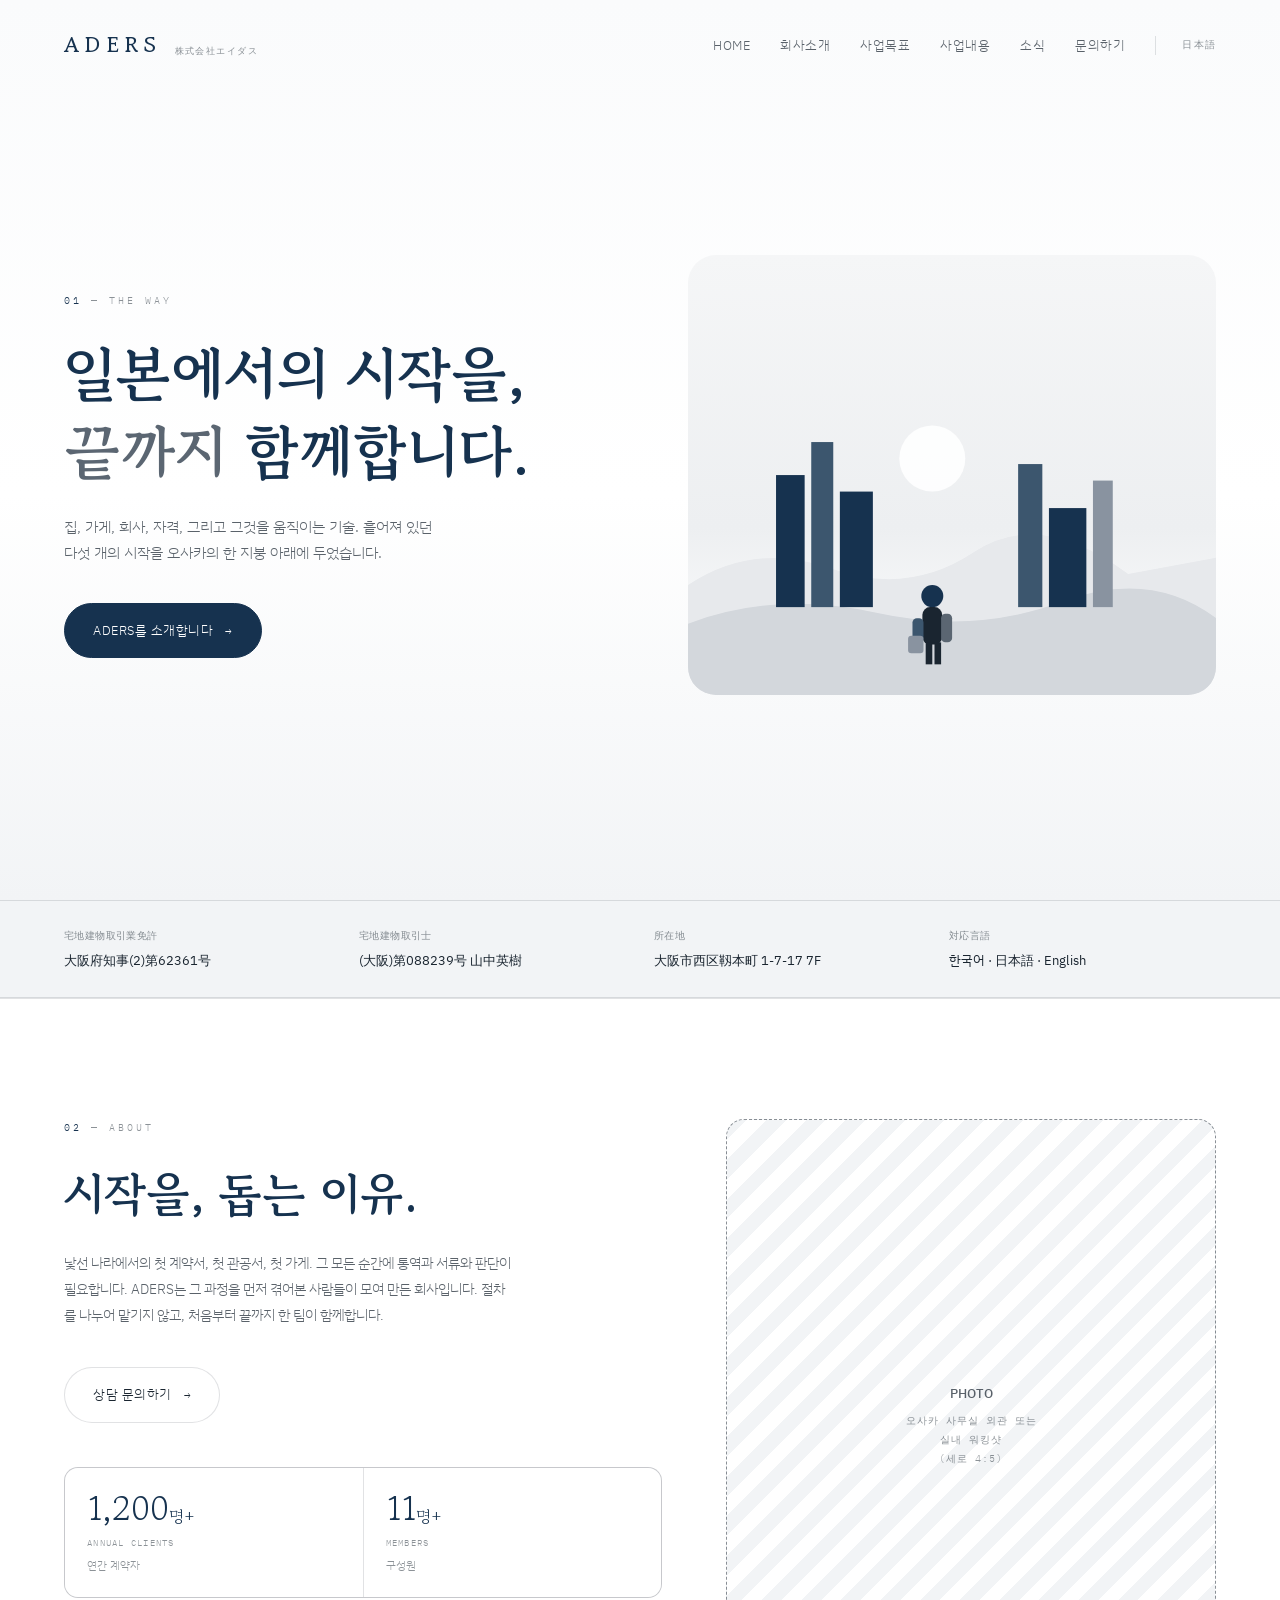
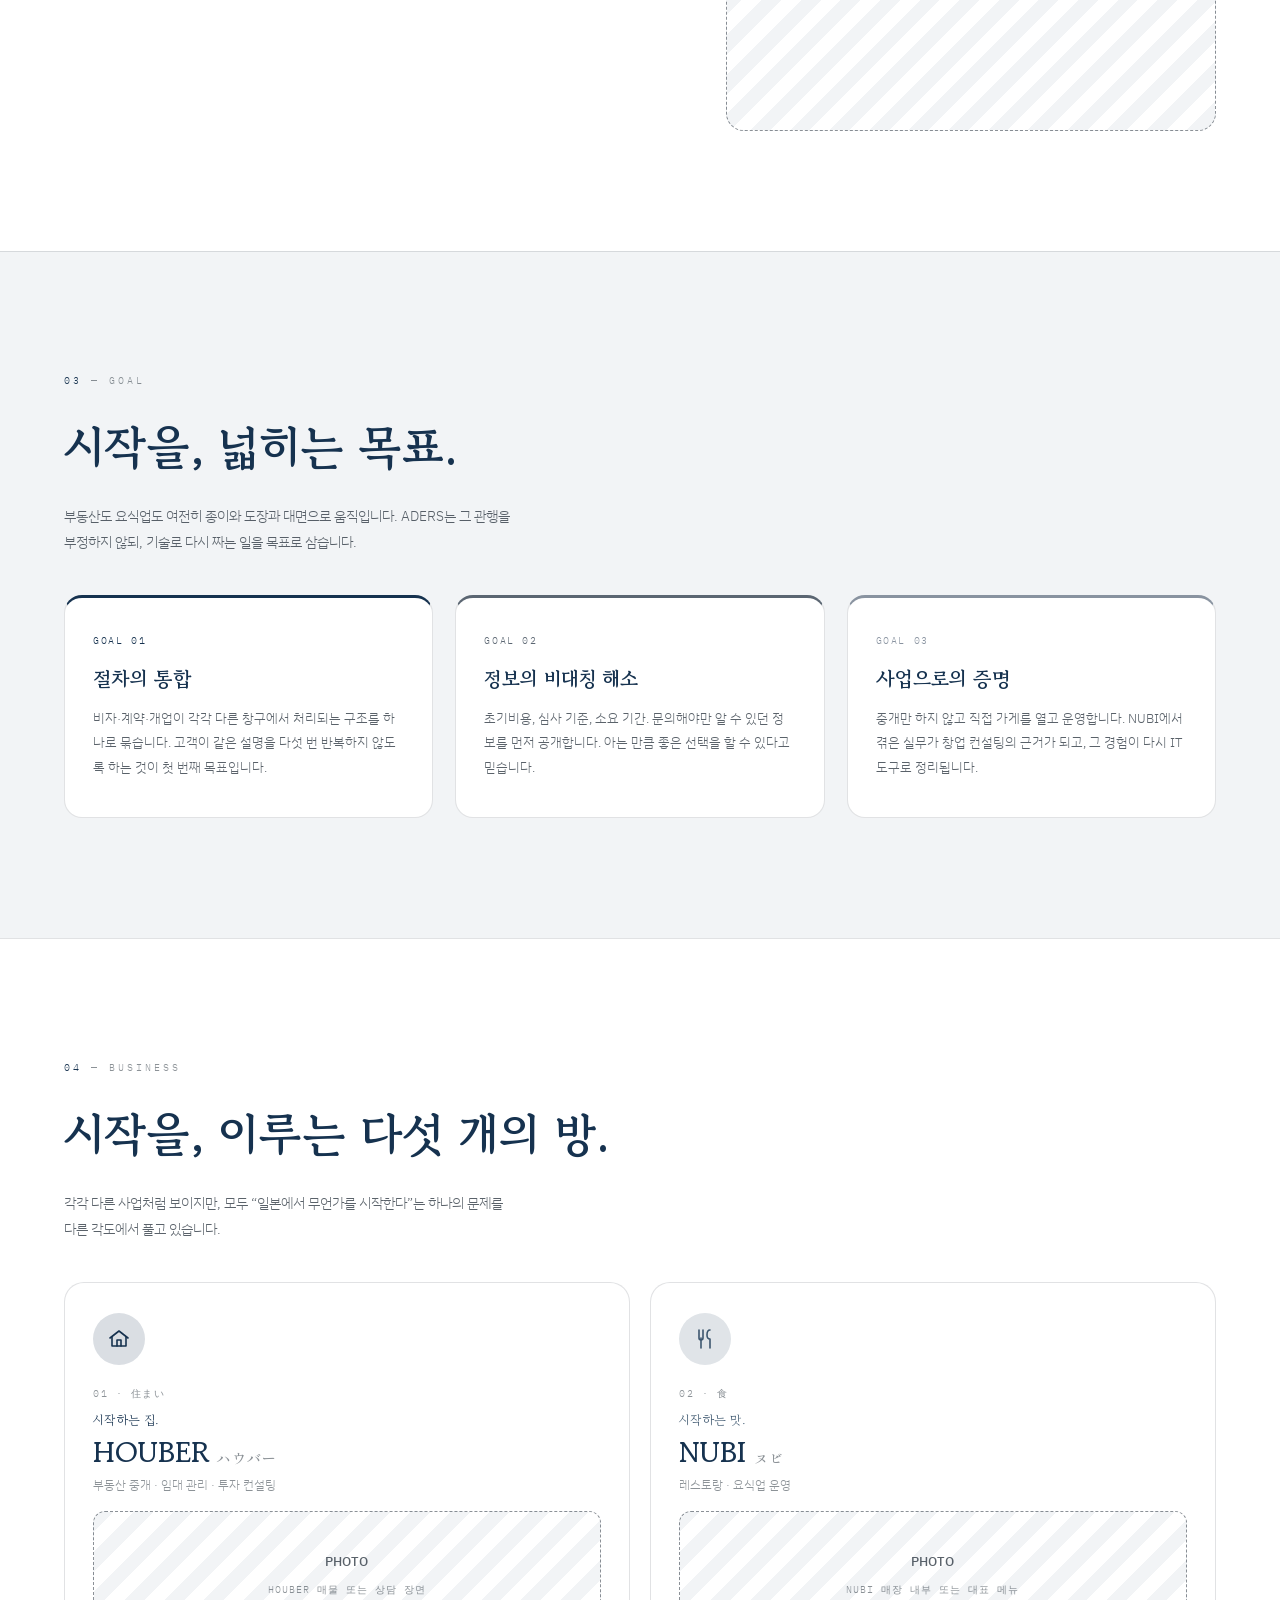
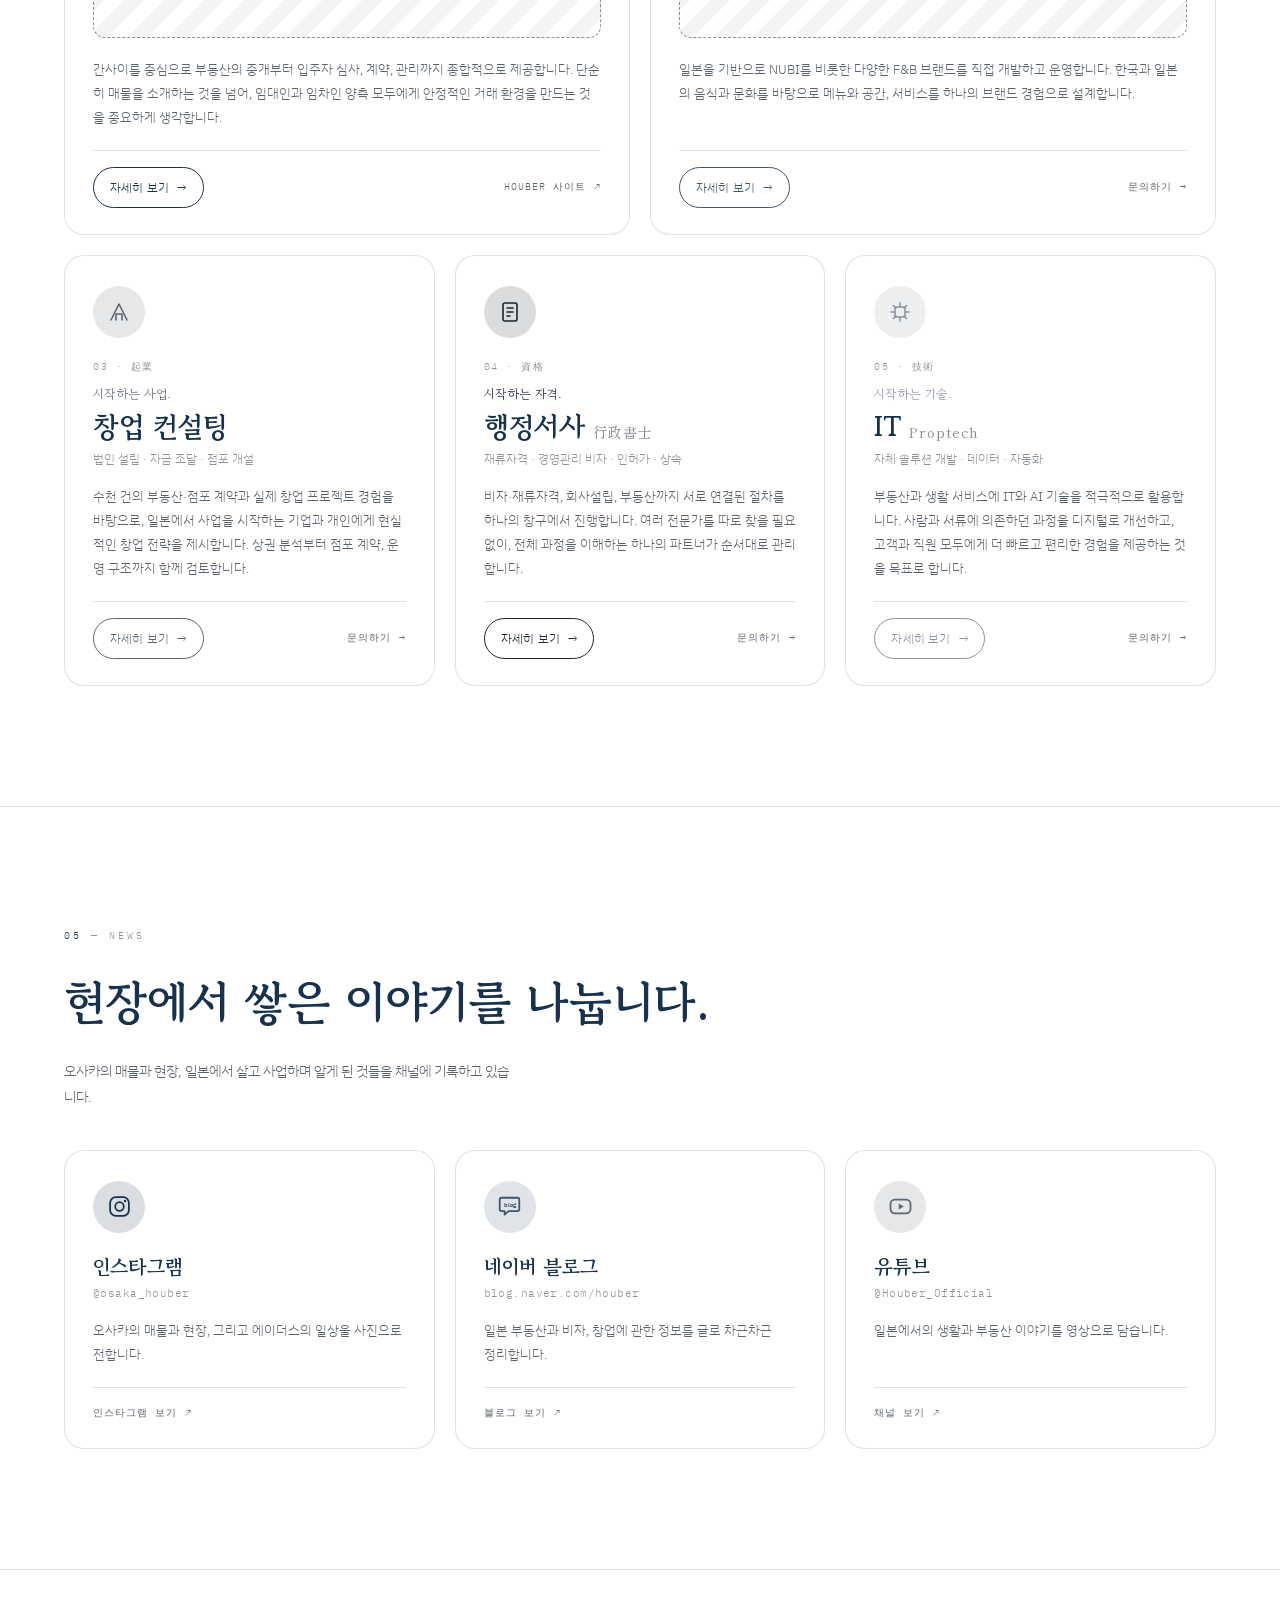
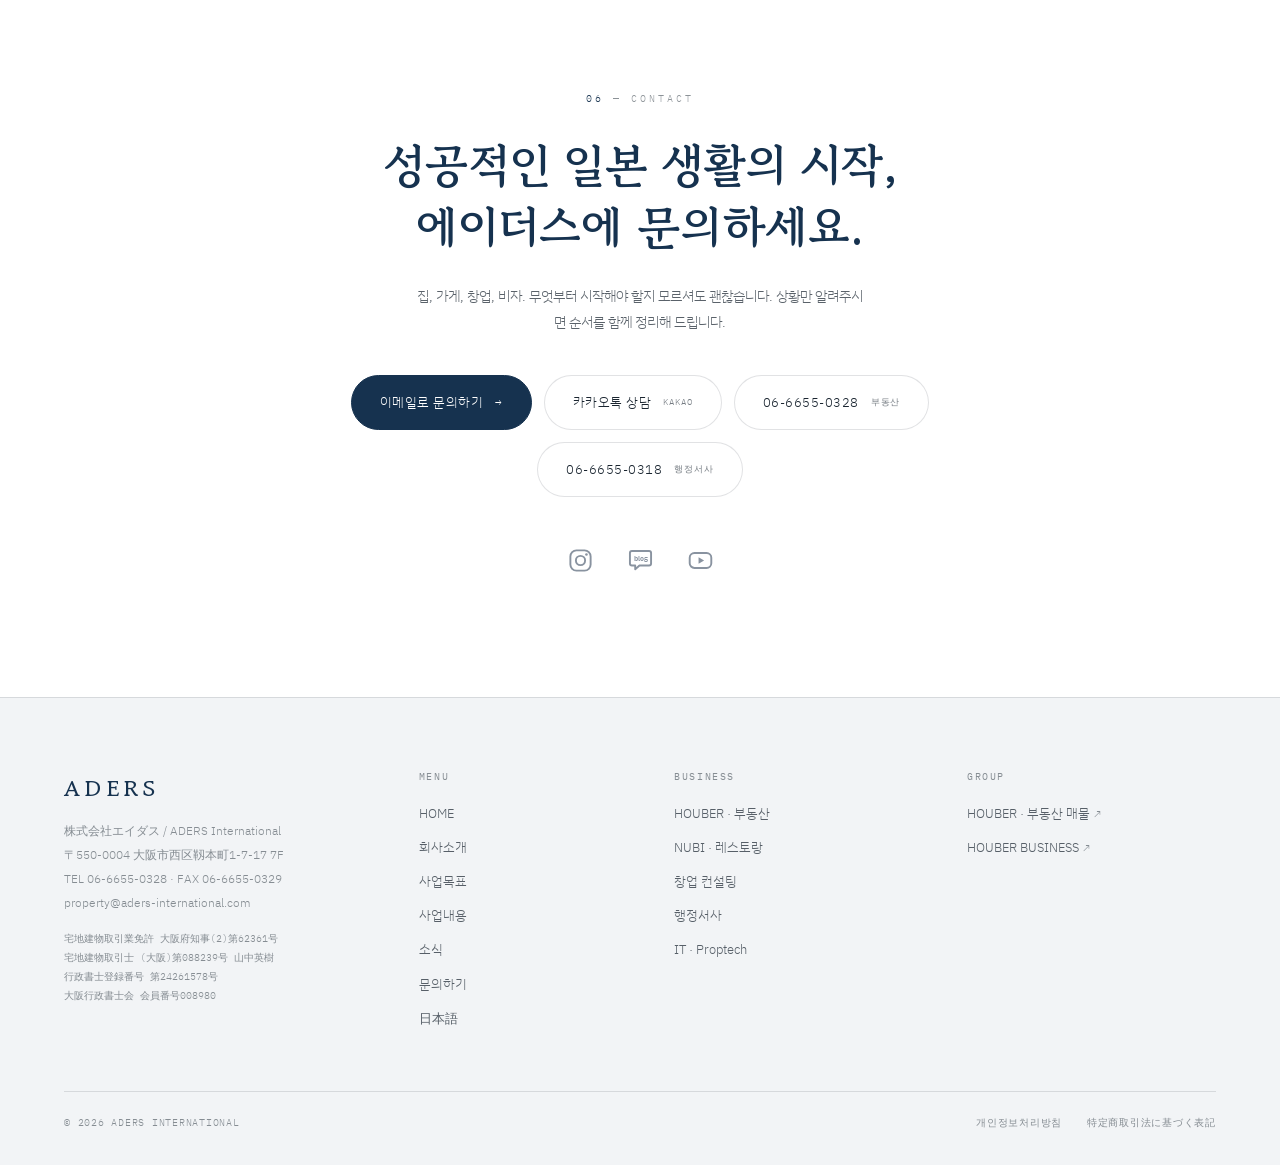
<file: index.html>
<!DOCTYPE html>
<!--
  ============================================================================
  ADERS INTERNATIONAL — 한국어 메인 페이지
  ----------------------------------------------------------------------------
  · 디자인(색·글꼴·여백)을 바꾸려면  → assets/css/style.css 의 "01. 디자인 토큰"
  · 동작(메뉴·애니메이션)을 바꾸려면 → assets/js/main.js
  · 일본어 페이지                    → ja/index.html
    (두 파일은 구조가 같으므로, 한쪽을 고치면 다른 쪽도 같이 고쳐주세요)

  글을 수정할 때는 아래 [수정] 표시가 붙은 주석을 참고하세요.
  ============================================================================
-->
<html lang="ko" class="no-js">
<head>
<meta charset="utf-8">
<meta name="viewport" content="width=device-width, initial-scale=1">

<!-- JavaScript가 켜져 있으면 <html>의 클래스를 js로 바꿉니다.
     (스크롤 애니메이션 요소가 JS 없이도 보이도록 하는 안전장치. CSS 16번 항목 참고)
     ※ 화면 깜빡임을 막기 위해 반드시 <head> 안에서 즉시 실행되어야 합니다. -->
<script>document.documentElement.className = 'js';</script>

<!-- ==========================================================================
     [수정] 검색엔진 · SNS 공유 정보
     실제 도메인이 아래와 다르면 canonical / alternate / og:url 을 모두 바꿔주세요.
     ========================================================================== -->
<title>ADERS INTERNATIONAL｜일본에서의 시작을, 끝까지 함께합니다</title>
<meta name="description" content="오사카에서 부동산·요식업·창업 컨설팅·행정서사·IT를 한 팀으로 운영합니다. 집, 가게, 회사, 비자까지 일본에서의 시작을 처음부터 끝까지 함께합니다.">

<link rel="canonical" href="https://houber-site.w8st5tywbc.workers.dev/">

<!-- 언어별 페이지 연결 (검색엔진이 두 언어 버전을 같은 페이지로 인식하게 합니다) -->
<link rel="alternate" hreflang="ko" href="https://houber-site.w8st5tywbc.workers.dev/">
<link rel="alternate" hreflang="ja" href="https://houber-site.w8st5tywbc.workers.dev/ja/">
<link rel="alternate" hreflang="x-default" href="https://houber-site.w8st5tywbc.workers.dev/">

<!-- 카카오톡·라인 등에 링크를 붙여넣었을 때 보이는 미리보기 정보 -->
<meta property="og:type" content="website">
<meta property="og:locale" content="ko_KR">
<meta property="og:locale:alternate" content="ja_JP">
<meta property="og:site_name" content="ADERS INTERNATIONAL">
<meta property="og:title" content="ADERS INTERNATIONAL｜일본에서의 시작을, 끝까지 함께합니다">
<meta property="og:description" content="오사카에서 부동산·요식업·창업 컨설팅·행정서사·IT를 한 팀으로 운영합니다.">
<meta property="og:url" content="https://houber-site.w8st5tywbc.workers.dev/">
<!-- [수정] 공유용 대표 이미지(권장 1200×630px)를 준비해 아래 주석을 풀어주세요.
<meta property="og:image" content="https://houber-site.w8st5tywbc.workers.dev/assets/images/og-image.jpg">
-->
<meta name="twitter:card" content="summary_large_image">

<!-- 파비콘 (브라우저 탭 아이콘) -->
<link rel="icon" href="favicon.svg" type="image/svg+xml">

<!-- 웹폰트 — Google Fonts
     preconnect: 폰트 서버에 미리 연결해 로딩 속도를 높입니다.
     글꼴을 바꾸려면 아래 주소와 style.css의 --font-* 값을 함께 수정하세요. -->
<link rel="preconnect" href="https://fonts.googleapis.com">
<link rel="preconnect" href="https://fonts.gstatic.com" crossorigin>
<link href="https://fonts.googleapis.com/css2?family=Gowun+Batang:wght@400;700&family=Shippori+Mincho:wght@400;500;600&family=IBM+Plex+Sans+KR:wght@300;400;500;600&family=IBM+Plex+Mono:wght@400;500&display=swap" rel="stylesheet">

<!-- 공통 스타일시트 -->
<link rel="stylesheet" href="assets/css/style.css?v=20260828b">

<!-- 공통 스크립트 (defer = HTML을 다 읽은 뒤 실행) -->
<script src="assets/js/main.js?v=20260828b" defer></script>
</head>

<body>

<!-- 키보드 사용자를 위한 본문 바로가기 (Tab 키를 누르면 나타납니다) -->
<a class="skip-link" href="#main">본문으로 바로가기</a>


<!-- ==========================================================================
     헤더
     [수정] 메뉴 항목을 바꿀 때는 아래 <nav>와, 그 다음의 모바일 메뉴,
            그리고 페이지 맨 아래 푸터 메뉴까지 3곳을 함께 수정해야 합니다.
     ========================================================================== -->
<header class="site-header">

  <a class="brand" href="#top">
    <span class="brand__name">ADERS</span>
    <span class="brand__sub">株式会社エイダス</span>
  </a>

  <!-- PC용 메뉴 (화면 폭 760px 이하에서는 숨겨집니다) -->
  <nav class="site-nav" aria-label="주 메뉴">
    <a class="site-nav__link" href="#top">HOME</a>
    <a class="site-nav__link" href="#about">회사소개</a>
    <a class="site-nav__link" href="#goal">사업목표</a>

    <!-- 하위 메뉴가 있는 항목 -->
    <div class="has-dropdown">
      <a class="site-nav__link" href="#business">사업내용</a>
      <div class="dropdown">
        <ul class="dropdown__list">
          <li><a class="dropdown__link" href="business/houber.html"><span class="dropdown__num">01</span>HOUBER · 부동산</a></li>
          <li><a class="dropdown__link" href="business/nubi.html"><span class="dropdown__num">02</span>NUBI · 레스토랑</a></li>
          <li><a class="dropdown__link" href="business/startup.html"><span class="dropdown__num">03</span>창업 컨설팅</a></li>
          <li><a class="dropdown__link" href="business/legal.html"><span class="dropdown__num">04</span>행정서사</a></li>
          <li><a class="dropdown__link" href="business/it.html"><span class="dropdown__num">05</span>IT</a></li>
        </ul>
      </div>
    </div>

    <a class="site-nav__link" href="#news">소식</a>
    <a class="site-nav__link" href="#contact">문의하기</a>

    <!-- 언어 전환 — 일본어 페이지로 이동 -->
    <a class="site-nav__lang" href="ja/" lang="ja" hreflang="ja">日本語</a>
  </nav>

  <!-- 모바일용 햄버거 버튼 (화면 폭 760px 이하에서만 보입니다) -->
  <button class="menu-toggle" type="button" aria-label="메뉴 열기" aria-expanded="false" aria-controls="mobile-menu">
    <span class="menu-toggle__bar"></span>
    <span class="menu-toggle__bar"></span>
  </button>

</header>


<!-- ==========================================================================
     모바일 메뉴 (햄버거 버튼을 누르면 펼쳐집니다)
     ========================================================================== -->
<nav class="mobile-menu" id="mobile-menu" aria-label="모바일 메뉴">
  <a class="mobile-menu__link" href="#top">홈</a>
  <a class="mobile-menu__link" href="#about">회사소개</a>
  <a class="mobile-menu__link" href="#goal">사업목표</a>
  <a class="mobile-menu__link" href="#business">사업내용</a>
  <a class="mobile-menu__link" href="#news">소식</a>
  <a class="mobile-menu__link" href="#contact">문의하기</a>

  <div class="mobile-menu__footer">
    <a class="btn btn--primary" href="#contact">문의하기 <span class="btn__arrow">&rarr;</span></a>
    <a class="btn" href="ja/" lang="ja" hreflang="ja">日本語</a>
  </div>
</nav>


<main id="main">

  <!-- ========================================================================
       01. 히어로 (첫 화면)
       [수정] 아래 제목·설명 문구를 바꾸면 첫인상이 바뀝니다.
              <em> 안의 글자는 회색으로 강조 표시됩니다.
       ======================================================================== -->
  <section class="hero" id="top">
    <div class="hero__inner">

      <div class="hero__copy">
        <span class="eyebrow"><span class="eyebrow__num">01</span> — THE WAY</span>

        <h1 class="hero__title">
          일본에서의 시작을,<br>
          <em>끝까지</em> 함께합니다.
        </h1>

        <p class="hero__text">
          집, 가게, 회사, 자격, 그리고 그것을 움직이는 기술.
          흩어져 있던 다섯 개의 시작을 오사카의 한 지붕 아래에 두었습니다.
        </p>

        <a class="btn btn--primary" href="#about">
          ADERS를 소개합니다 <span class="btn__arrow">&rarr;</span>
        </a>
      </div>

      <!-- 오른쪽 일러스트
           장식용 그림이라 aria-hidden="true"로 스크린리더에서 제외했습니다.
           나중에 실제 사진으로 바꾸려면 <svg>...</svg> 전체를 아래로 교체하세요.
           <img class="photo" src="assets/images/hero.jpg" alt="" width="960" height="800"> -->
      <div class="hero__visual" aria-hidden="true">
        <svg viewBox="0 0 480 400" preserveAspectRatio="xMidYMax slice" role="presentation">
          <!-- 뒤쪽 언덕 -->
          <path d="M0 300 Q60 260 130 285 T260 270 T400 290 L480 275 V400 H0 Z" fill="#E7E9EC"/>
          <path d="M0 335 Q80 305 170 325 T340 315 T480 330 V400 H0 Z" fill="#D3D7DC"/>
          <!-- 도시 건물 실루엣 -->
          <rect x="80"  y="200" width="26" height="120" fill="#16324F"/>
          <rect x="112" y="170" width="20" height="150" fill="#3C566E"/>
          <rect x="138" y="215" width="30" height="105" fill="#16324F"/>
          <rect x="300" y="190" width="22" height="130" fill="#3C566E"/>
          <rect x="328" y="230" width="34" height="90"  fill="#16324F"/>
          <rect x="368" y="205" width="18" height="115" fill="#8993A0"/>
          <!-- 해 -->
          <circle cx="222" cy="185" r="30" fill="#FFFFFF" opacity=".9"/>
          <!-- 걸어가는 사람 -->
          <g transform="translate(210,300)">
            <circle cx="12" cy="10" r="10" fill="#16324F"/>
            <rect x="3"   y="20" width="18" height="34" rx="7" fill="#1A2530"/>
            <rect x="-6"  y="30" width="10" height="22" rx="4" fill="#3C566E"/>
            <rect x="20"  y="26" width="10" height="26" rx="4" fill="#5B6672"/>
            <rect x="6"   y="52" width="6"  height="20" fill="#1A2530"/>
            <rect x="14"  y="52" width="6"  height="20" fill="#1A2530"/>
            <rect x="-10" y="46" width="14" height="16" rx="3" fill="#8993A0"/>
          </g>
        </svg>
      </div>

    </div>
  </section>


  <!-- ========================================================================
       02. 정보 띠 — 면허번호 · 주소 · 대응 언어
       이 띠는 4칸 그리드입니다. 항목을 늘리거나 줄이려면
       style.css 의 .info-bar { grid-template-columns } 도 함께 조정하세요.

       ※ 行政書士登録番号 · 法人番号 는 번호를 아직 받지 못해 표시하지 않습니다.
          번호를 확보하면 아래 형식으로 항목을 추가하세요.
          <div class="info-bar__item">
            行政書士登録番号
            <b class="info-bar__value">第○○○○○○○号</b>
          </div>
       ======================================================================== -->
  <div class="info-bar">
    <div class="info-bar__item">
      宅地建物取引業免許
      <b class="info-bar__value">大阪府知事(2)第62361号</b>
    </div>
    <div class="info-bar__item">
      宅地建物取引士
      <b class="info-bar__value">(大阪)第088239号 山中英樹</b>
    </div>
    <div class="info-bar__item">
      所在地
      <b class="info-bar__value">大阪市西区靱本町 1-7-17 7F</b>
    </div>
    <div class="info-bar__item">
      対応言語
      <b class="info-bar__value">한국어 · 日本語 · English</b>
    </div>
  </div>


  <!-- ========================================================================
       03. 회사소개
       ======================================================================== -->
  <section class="section" id="about">
    <div class="section__inner about__inner">

      <div>
        <span class="eyebrow reveal"><span class="eyebrow__num">02</span> — ABOUT</span>
        <h2 class="section__title reveal reveal--1">시작을, 돕는 이유.</h2>

        <p class="section__lead reveal reveal--2">
          낯선 나라에서의 첫 계약서, 첫 관공서, 첫 가게.
          그 모든 순간에 통역과 서류와 판단이 필요합니다.
          ADERS는 그 과정을 먼저 겪어본 사람들이 모여 만든 회사입니다.
          절차를 나누어 맡기지 않고, 처음부터 끝까지 한 팀이 함께합니다.
        </p>

        <a class="btn reveal reveal--3" href="#contact">
          상담 문의하기 <span class="btn__arrow">&rarr;</span>
        </a>

        <!-- [수정] 숫자 지표. 근거를 댈 수 있는 수치만 남기세요. -->
        <div class="stat-grid reveal reveal--3">
          <div class="stat">
            <div class="stat__number">1,200<span class="stat__unit">명+</span></div>
            <div class="stat__label">ANNUAL CLIENTS</div>
            <div class="stat__note">연간 계약자</div>
          </div>
          <div class="stat">
            <div class="stat__number">11<span class="stat__unit">명+</span></div>
            <div class="stat__label">MEMBERS</div>
            <div class="stat__note">구성원</div>
          </div>
        </div>
      </div>

      <!-- 사진 자리
           [수정] 실제 사진이 준비되면 아래 <div class="photo-slot"> 전체를
                  다음 한 줄로 바꾸세요 (세로 4:5 비율 권장):
           <img class="photo about__photo reveal reveal--2"
                src="assets/images/about-office.jpg"
                alt="오사카 ADERS 사무실 전경"
                width="800" height="1000" loading="lazy"> -->
      <div class="photo-slot about__photo reveal reveal--2">
        <p class="photo-slot__text">
          <b>PHOTO</b>
          오사카 사무실 외관 또는<br>실내 워킹샷<br>(세로 4:5)
        </p>
      </div>

    </div>
  </section>


  <!-- ========================================================================
       04. 사업목표
       [수정] 카드는 3개 기준으로 배치되어 있습니다.
              개수를 바꾸려면 style.css 의 .goal-grid 와
              .goal-card:nth-child(...) 색상 지정도 함께 수정하세요.
       ======================================================================== -->
  <section class="section" id="goal">
    <div class="section__inner">

      <span class="eyebrow reveal"><span class="eyebrow__num">03</span> — GOAL</span>
      <h2 class="section__title reveal reveal--1">시작을, 넓히는 목표.</h2>

      <p class="section__lead reveal reveal--2">
        부동산도 요식업도 여전히 종이와 도장과 대면으로 움직입니다.
        ADERS는 그 관행을 부정하지 않되, 기술로 다시 짜는 일을 목표로 삼습니다.
      </p>

      <div class="goal-grid">

        <article class="goal-card reveal reveal--1">
          <div class="goal-card__num">GOAL 01</div>
          <h3 class="goal-card__title">절차의 통합</h3>
          <p class="goal-card__text">
            비자·계약·개업이 각각 다른 창구에서 처리되는 구조를 하나로 묶습니다.
            고객이 같은 설명을 다섯 번 반복하지 않도록 하는 것이 첫 번째 목표입니다.
          </p>
        </article>

        <article class="goal-card reveal reveal--2">
          <div class="goal-card__num">GOAL 02</div>
          <h3 class="goal-card__title">정보의 비대칭 해소</h3>
          <p class="goal-card__text">
            초기비용, 심사 기준, 소요 기간. 문의해야만 알 수 있던 정보를 먼저 공개합니다.
            아는 만큼 좋은 선택을 할 수 있다고 믿습니다.
          </p>
        </article>

        <article class="goal-card reveal reveal--3">
          <div class="goal-card__num">GOAL 03</div>
          <h3 class="goal-card__title">사업으로의 증명</h3>
          <p class="goal-card__text">
            중개만 하지 않고 직접 가게를 열고 운영합니다.
            NUBI에서 겪은 실무가 창업 컨설팅의 근거가 되고, 그 경험이 다시 IT 도구로 정리됩니다.
          </p>
        </article>

      </div>
    </div>
  </section>


  <!-- ========================================================================
       05. 사업내용
       [수정] 카드 배치 규칙
              · 첫 줄 2장(HOUBER, NUBI) : class 에 biz-card--wide 가 붙어 넓게(3칸)
              · 둘째 줄 3장             : 기본(2칸)
              카드를 추가·삭제하면 이 비율이 깨지므로,
              style.css 의 "13. 사업내용" 설명을 먼저 확인하세요.

              data-accent 로 카드별 강조색을 지정합니다.
              사용 가능한 값: navy / blue / slate / ink / steel
       ======================================================================== -->
  <section class="section" id="business">
    <div class="section__inner">

      <span class="eyebrow reveal"><span class="eyebrow__num">04</span> — BUSINESS</span>
      <h2 class="section__title reveal reveal--1">시작을, 이루는 다섯 개의 방.</h2>

      <p class="section__lead reveal reveal--2">
        각각 다른 사업처럼 보이지만, 모두 &ldquo;일본에서 무언가를 시작한다&rdquo;는
        하나의 문제를 다른 각도에서 풀고 있습니다.
      </p>

      <div class="business-grid">

        <!-- ---- 01 HOUBER (부동산) ---- -->
        <article class="biz-card biz-card--wide reveal reveal--1" id="biz-houber" data-accent="navy">
          <div class="biz-card__icon">
            <!-- 집 모양 아이콘 -->
            <svg viewBox="0 0 24 24" aria-hidden="true">
              <path d="M3 11 12 4l9 7"/><path d="M5 10v9h14v-9"/><path d="M10 19v-6h4v6"/>
            </svg>
          </div>
          <div class="biz-card__index">01 · 住まい</div>
          <span class="biz-card__keyword">시작하는 집.</span>
          <h3 class="biz-card__title">HOUBER<span class="biz-card__title-jp" lang="ja">ハウバー</span></h3>
          <span class="biz-card__category">부동산 중개 · 임대 관리 · 투자 컨설팅</span>

          <!-- 사진 자리 — 교체 예시:
               <img class="photo" src="assets/images/biz-houber.jpg"
                    alt="HOUBER 상담 장면" width="800" height="450" loading="lazy"> -->
          <div class="photo-slot">
            <p class="photo-slot__text"><b>PHOTO</b>HOUBER 매물 또는 상담 장면</p>
          </div>

          <!-- [수정] 카드에 보이는 2~3줄 요약입니다.
               전문(全文)은 business/houber.html 에 있고,
               "자세히 보기"를 누르면 팝업으로 그 내용이 나옵니다. -->
          <p class="biz-card__text">간사이를 중심으로 부동산의 중개부터 입주자 심사, 계약, 관리까지 종합적으로 제공합니다. 단순히 매물을 소개하는 것을 넘어, 임대인과 임차인 양측 모두에게 안정적인 거래 환경을 만드는 것을 중요하게 생각합니다.</p>

          <div class="biz-card__footer">
            <a class="biz-card__more" href="business/houber.html">자세히 보기 <span aria-hidden="true">&rarr;</span></a>

            <!-- 외부 링크에는 보안상 rel="noopener" 를 반드시 붙입니다 -->
            <a class="biz-card__link" href="https://www.houber-home.com" target="_blank" rel="noopener">
              HOUBER 사이트 <span aria-hidden="true">&#8599;</span>
              <span class="visually-hidden">(새 창에서 열림)</span>
            </a>
          </div>
        </article>

        <!-- ---- 02 NUBI (레스토랑) ---- -->
        <article class="biz-card biz-card--wide reveal reveal--2" id="biz-nubi" data-accent="blue">
          <div class="biz-card__icon">
            <!-- 포크와 나이프 아이콘 -->
            <svg viewBox="0 0 24 24" aria-hidden="true">
              <path d="M6 3v8a2 2 0 0 0 4 0V3"/><path d="M8 11v10"/>
              <path d="M17 3c-2 0-3 2-3 5s1 4 3 4v9"/>
            </svg>
          </div>
          <div class="biz-card__index">02 · 食</div>
          <span class="biz-card__keyword">시작하는 맛.</span>
          <h3 class="biz-card__title">NUBI<span class="biz-card__title-jp" lang="ja">ヌビ</span></h3>
          <span class="biz-card__category">레스토랑 · 요식업 운영</span>

          <div class="photo-slot">
            <p class="photo-slot__text"><b>PHOTO</b>NUBI 매장 내부 또는 대표 메뉴</p>
          </div>

          <!-- [수정] 카드에 보이는 2~3줄 요약입니다.
               전문(全文)은 business/nubi.html 에 있고,
               "자세히 보기"를 누르면 팝업으로 그 내용이 나옵니다. -->
          <p class="biz-card__text">일본을 기반으로 NUBI를 비롯한 다양한 F&amp;B 브랜드를 직접 개발하고 운영합니다. 한국과 일본의 음식과 문화를 바탕으로 메뉴와 공간, 서비스를 하나의 브랜드 경험으로 설계합니다.</p>

          <div class="biz-card__footer">
            <a class="biz-card__more" href="business/nubi.html">자세히 보기 <span aria-hidden="true">&rarr;</span></a>
            <a class="biz-card__link" href="#contact">문의하기 <span aria-hidden="true">&rarr;</span></a>
          </div>
        </article>

        <!-- ---- 03 창업 컨설팅 ---- -->
        <article class="biz-card reveal reveal--1" id="biz-startup" data-accent="slate">
          <div class="biz-card__icon">
            <!-- 상승 그래프 아이콘 -->
            <svg viewBox="0 0 24 24" aria-hidden="true">
              <path d="M4 20 12 4l8 16"/><path d="M9 20v-6h6v6"/>
            </svg>
          </div>
          <div class="biz-card__index">03 · 起業</div>
          <span class="biz-card__keyword">시작하는 사업.</span>
          <h3 class="biz-card__title">창업 컨설팅</h3>
          <span class="biz-card__category">법인 설립 · 자금 조달 · 점포 개설</span>

          <!-- [수정] 카드에 보이는 2~3줄 요약입니다.
               전문(全文)은 business/startup.html 에 있고,
               "자세히 보기"를 누르면 팝업으로 그 내용이 나옵니다. -->
          <p class="biz-card__text">수천 건의 부동산·점포 계약과 실제 창업 프로젝트 경험을 바탕으로, 일본에서 사업을 시작하는 기업과 개인에게 현실적인 창업 전략을 제시합니다. 상권 분석부터 점포 계약, 운영 구조까지 함께 검토합니다.</p>

          <div class="biz-card__footer">
            <a class="biz-card__more" href="business/startup.html">자세히 보기 <span aria-hidden="true">&rarr;</span></a>
            <a class="biz-card__link" href="#contact">문의하기 <span aria-hidden="true">&rarr;</span></a>
          </div>
        </article>

        <!-- ---- 04 행정서사 ---- -->
        <article class="biz-card reveal reveal--2" id="biz-legal" data-accent="ink">
          <div class="biz-card__icon">
            <!-- 서류 아이콘 -->
            <svg viewBox="0 0 24 24" aria-hidden="true">
              <rect x="5" y="3" width="14" height="18" rx="2"/>
              <path d="M9 8h6M9 12h6M9 16h3"/>
            </svg>
          </div>
          <div class="biz-card__index">04 · 資格</div>
          <span class="biz-card__keyword">시작하는 자격.</span>
          <h3 class="biz-card__title">행정서사<span class="biz-card__title-jp" lang="ja">行政書士</span></h3>
          <span class="biz-card__category">재류자격 · 경영관리 비자 · 인허가 · 상속</span>

          <!-- [수정] 카드에 보이는 2~3줄 요약입니다.
               전문(全文)은 business/legal.html 에 있고,
               "자세히 보기"를 누르면 팝업으로 그 내용이 나옵니다. -->
          <p class="biz-card__text">비자·재류자격, 회사설립, 부동산까지 서로 연결된 절차를 하나의 창구에서 진행합니다. 여러 전문가를 따로 찾을 필요 없이, 전체 과정을 이해하는 하나의 파트너가 순서대로 관리합니다.</p>

          <div class="biz-card__footer">
            <a class="biz-card__more" href="business/legal.html">자세히 보기 <span aria-hidden="true">&rarr;</span></a>
            <a class="biz-card__link" href="#contact">문의하기 <span aria-hidden="true">&rarr;</span></a>
          </div>
        </article>

        <!-- ---- 05 IT ---- -->
        <article class="biz-card reveal reveal--3" id="biz-it" data-accent="steel">
          <div class="biz-card__icon">
            <!-- 톱니바퀴 아이콘 -->
            <svg viewBox="0 0 24 24" aria-hidden="true">
              <rect x="7" y="7" width="10" height="10" rx="1.5"/>
              <path d="M12 3v4M12 17v4M3 12h4M17 12h4M5.5 5.5l2.5 2.5M18.5 5.5 16 8M5.5 18.5 8 16M18.5 18.5 16 16"/>
            </svg>
          </div>
          <div class="biz-card__index">05 · 技術</div>
          <span class="biz-card__keyword">시작하는 기술.</span>
          <h3 class="biz-card__title">IT<span class="biz-card__title-jp">Proptech</span></h3>
          <span class="biz-card__category">자체 솔루션 개발 · 데이터 · 자동화</span>

          <!-- [수정] 카드에 보이는 2~3줄 요약입니다.
               전문(全文)은 business/it.html 에 있고,
               "자세히 보기"를 누르면 팝업으로 그 내용이 나옵니다. -->
          <p class="biz-card__text">부동산과 생활 서비스에 IT와 AI 기술을 적극적으로 활용합니다. 사람과 서류에 의존하던 과정을 디지털로 개선하고, 고객과 직원 모두에게 더 빠르고 편리한 경험을 제공하는 것을 목표로 합니다.</p>

          <div class="biz-card__footer">
            <a class="biz-card__more" href="business/it.html">자세히 보기 <span aria-hidden="true">&rarr;</span></a>
            <a class="biz-card__link" href="#contact">문의하기 <span aria-hidden="true">&rarr;</span></a>
          </div>
        </article>

      </div>
    </div>
  </section>


  <!-- ========================================================================
       06. 소식 — 채널 안내
       [수정] 채널 주소를 바꿀 때는 아래 세 개의 href 를 고치면 됩니다.
              (문의 섹션 아래의 SNS 아이콘 줄과 푸터에도 같은 주소가 있습니다)

       나중에 "최신 글·영상"을 카드로 보여주고 싶으시면,
       유튜브 영상 주소와 블로그 글 주소를 알려주세요. 카드가 추가됩니다.
       ======================================================================== -->
  <section class="section" id="news">
    <div class="section__inner">

      <span class="eyebrow reveal"><span class="eyebrow__num">05</span> — NEWS</span>
      <h2 class="section__title reveal reveal--1">현장에서 쌓은 이야기를 나눕니다.</h2>

      <p class="section__lead reveal reveal--2">오사카의 매물과 현장, 일본에서 살고 사업하며 알게 된 것들을 채널에 기록하고 있습니다.</p>

      <div class="channel-grid">
        <a class="channel-card reveal" data-accent="navy" href="https://www.instagram.com/osaka_houber/" target="_blank" rel="noopener">
          <div class="channel-card__icon">
            <svg viewBox="0 0 24 24" fill="none" stroke="currentColor" stroke-width="1.7"
             stroke-linecap="round" stroke-linejoin="round" aria-hidden="true">
          <rect x="3" y="3" width="18" height="18" rx="5.4"/>
          <circle cx="12" cy="12" r="4.1"/>
          <circle cx="17.3" cy="6.7" r="1.15" fill="currentColor" stroke="none"/>
        </svg>
          </div>
          <h3 class="channel-card__name">인스타그램</h3>
          <span class="channel-card__handle">@osaka_houber</span>
          <p class="channel-card__text">오사카의 매물과 현장, 그리고 에이더스의 일상을 사진으로 전합니다.</p>
          <span class="channel-card__go">인스타그램 보기 <span aria-hidden="true">&#8599;</span></span>
          <span class="visually-hidden">(새 창에서 열림)</span>
        </a>

        <a class="channel-card reveal" data-accent="blue" href="https://blog.naver.com/houber" target="_blank" rel="noopener">
          <div class="channel-card__icon">
            <svg viewBox="0 0 24 24" fill="none" stroke="currentColor" stroke-width="1.7"
             stroke-linecap="round" stroke-linejoin="round" aria-hidden="true">
          <path d="M19.6 3.6H4.4a1.8 1.8 0 0 0-1.8 1.8v9.2a1.8 1.8 0 0 0 1.8 1.8h2.9v3.4l3.8-3.4h8.5a1.8 1.8 0 0 0 1.8-1.8V5.4a1.8 1.8 0 0 0-1.8-1.8z"/>
          <text x="12" y="12.6" text-anchor="middle" font-family="IBM Plex Sans KR, sans-serif"
                font-size="6.1" font-weight="600" fill="currentColor" stroke="none">blog</text>
        </svg>
          </div>
          <h3 class="channel-card__name">네이버 블로그</h3>
          <span class="channel-card__handle">blog.naver.com/houber</span>
          <p class="channel-card__text">일본 부동산과 비자, 창업에 관한 정보를 글로 차근차근 정리합니다.</p>
          <span class="channel-card__go">블로그 보기 <span aria-hidden="true">&#8599;</span></span>
          <span class="visually-hidden">(새 창에서 열림)</span>
        </a>

        <a class="channel-card reveal" data-accent="slate" href="https://www.youtube.com/@Houber_Official" target="_blank" rel="noopener">
          <div class="channel-card__icon">
            <svg viewBox="0 0 24 24" fill="none" stroke="currentColor" stroke-width="1.7"
             stroke-linecap="round" stroke-linejoin="round" aria-hidden="true">
          <rect x="2.4" y="5.4" width="19.2" height="13.2" rx="4.2"/>
          <path d="M10.3 9.2 15.2 12l-4.9 2.8z" fill="currentColor" stroke="none"/>
        </svg>
          </div>
          <h3 class="channel-card__name">유튜브</h3>
          <span class="channel-card__handle">@Houber_Official</span>
          <p class="channel-card__text">일본에서의 생활과 부동산 이야기를 영상으로 담습니다.</p>
          <span class="channel-card__go">채널 보기 <span aria-hidden="true">&#8599;</span></span>
          <span class="visually-hidden">(새 창에서 열림)</span>
        </a>
      </div>
    </div>
  </section>


  <!-- ========================================================================
       07. 문의하기
       [수정] 카카오톡 채널: https://pf.kakao.com/_qTEPj
              채널이 바뀌면 아래 "카카오톡 상담" 버튼의 href 만 고치면 됩니다.
              (일본어 페이지 ja/index.html 도 같은 주소를 씁니다)
       ======================================================================== -->
  <section class="section" id="contact">
    <div class="section__inner">

      <span class="eyebrow reveal"><span class="eyebrow__num">06</span> — CONTACT</span>

      <h2 class="section__title reveal reveal--1">
        성공적인 일본 생활의 시작,<br>에이더스에 문의하세요.
      </h2>

      <p class="section__lead reveal reveal--2">
        집, 가게, 창업, 비자. 무엇부터 시작해야 할지 모르셔도 괜찮습니다.
        상황만 알려주시면 순서를 함께 정리해 드립니다.
      </p>

      <div class="contact-channels reveal reveal--3">
        <!-- 이메일 문의 (문의 폼을 만들기 전까지의 기본 창구) -->
        <a class="btn btn--primary" href="mailto:property@aders-international.com">
          이메일로 문의하기 <span class="btn__arrow">&rarr;</span>
        </a>

        <!-- 외부 링크이므로 새 창으로 열고, 보안상 rel="noopener" 를 붙입니다. -->
        <a class="btn" href="https://pf.kakao.com/_qTEPj" target="_blank" rel="noopener">
          카카오톡 상담 <span class="btn__tag">KAKAO</span>
          <span class="visually-hidden">(새 창에서 열림)</span>
        </a>

        <!-- tel: 링크는 모바일에서 누르면 바로 전화가 걸립니다 -->
        <a class="btn" href="tel:+81666550328">06-6655-0328 <span class="btn__tag">부동산</span></a>
        <a class="btn" href="tel:+81666550318">06-6655-0318 <span class="btn__tag">행정서사</span></a>
      </div>

      <!-- SNS 채널 — 소식 섹션·푸터와 같은 주소를 씁니다. 바꿀 때는 함께 고쳐주세요. -->
      <div class="sns-row reveal reveal--3">
        <a class="sns-row__link" href="https://www.instagram.com/osaka_houber/" target="_blank" rel="noopener">
          <svg viewBox="0 0 24 24" fill="none" stroke="currentColor" stroke-width="1.7"
             stroke-linecap="round" stroke-linejoin="round" aria-hidden="true">
          <rect x="3" y="3" width="18" height="18" rx="5.4"/>
          <circle cx="12" cy="12" r="4.1"/>
          <circle cx="17.3" cy="6.7" r="1.15" fill="currentColor" stroke="none"/>
        </svg>
          <span class="visually-hidden">인스타그램 (새 창에서 열림)</span>
        </a>
        <a class="sns-row__link" href="https://blog.naver.com/houber" target="_blank" rel="noopener">
          <svg viewBox="0 0 24 24" fill="none" stroke="currentColor" stroke-width="1.7"
             stroke-linecap="round" stroke-linejoin="round" aria-hidden="true">
          <path d="M19.6 3.6H4.4a1.8 1.8 0 0 0-1.8 1.8v9.2a1.8 1.8 0 0 0 1.8 1.8h2.9v3.4l3.8-3.4h8.5a1.8 1.8 0 0 0 1.8-1.8V5.4a1.8 1.8 0 0 0-1.8-1.8z"/>
          <text x="12" y="12.6" text-anchor="middle" font-family="IBM Plex Sans KR, sans-serif"
                font-size="6.1" font-weight="600" fill="currentColor" stroke="none">blog</text>
        </svg>
          <span class="visually-hidden">네이버 블로그 (새 창에서 열림)</span>
        </a>
        <a class="sns-row__link" href="https://www.youtube.com/@Houber_Official" target="_blank" rel="noopener">
          <svg viewBox="0 0 24 24" fill="none" stroke="currentColor" stroke-width="1.7"
             stroke-linecap="round" stroke-linejoin="round" aria-hidden="true">
          <rect x="2.4" y="5.4" width="19.2" height="13.2" rx="4.2"/>
          <path d="M10.3 9.2 15.2 12l-4.9 2.8z" fill="currentColor" stroke="none"/>
        </svg>
          <span class="visually-hidden">유튜브 (새 창에서 열림)</span>
        </a>
      </div>

    </div>
  </section>

</main>


<!-- ==========================================================================
     사업 상세 팝업 (모달)
     --------------------------------------------------------------------------
     카드의 "자세히 보기"를 누르면 열립니다.
     내용은 비어 있다가, 눌린 순간 business/<이름>.html 의 본문을
     그대로 읽어와 아래 modal__body 안에 넣습니다. (assets/js/main.js 4번 항목)

     → 글을 고칠 때는 이 파일이 아니라 business/<이름>.html 만 고치면 됩니다.
       (팝업과 상세 페이지가 같은 원고를 함께 씁니다)
     ========================================================================== -->
<div class="modal" id="biz-modal" hidden>

  <!-- 어두운 배경 — 누르면 닫힙니다 -->
  <div class="modal__backdrop" data-modal-close></div>

  <div class="modal__panel" role="dialog" aria-modal="true" aria-labelledby="biz-detail-title">

    <button class="modal__close" type="button" data-modal-close aria-label="닫기">
      <span aria-hidden="true">&times;</span>
    </button>

    <!-- 여기에 상세 내용이 채워집니다 -->
    <div class="modal__body" id="biz-modal-body">
      <p class="modal__loading">내용을 불러오는 중입니다…</p>
    </div>

    <div class="modal__footer">
      <a class="btn btn--primary" href="#contact" data-modal-close>이 사업 문의하기 <span class="btn__arrow">&rarr;</span></a>
      <!-- 팝업을 못 쓰는 환경을 위해 원래 페이지 주소도 남겨둡니다 (JS가 주소를 채웁니다) -->
      <a class="modal__link" href="#" id="biz-modal-full">전체 페이지로 보기 <span aria-hidden="true">&#8599;</span></a>
    </div>

  </div>
</div>



<!-- ==========================================================================
     푸터
     ========================================================================== -->
<footer class="site-footer">
  <div class="footer-grid">

    <!-- 회사 정보 -->
    <div>
      <div class="footer__brand">ADERS</div>
      <address class="footer__address">
        株式会社エイダス / ADERS International<br>
        〒550-0004 大阪市西区靱本町1-7-17 7F<br>
        TEL <a href="tel:+81666550328">06-6655-0328</a> · FAX 06-6655-0329<br>
        <a href="mailto:property@aders-international.com">property@aders-international.com</a>
      </address>

      <!-- 담당 공인중개사(宅地建物取引士)가 바뀌면 번호와 성명을 함께 갱신하세요.
           이 면허 정보는 12장 전부의 푸터에 같은 값으로 들어가 있습니다.
           法人番号 는 번호 확보 후 아래에 한 줄씩 추가하면 됩니다. -->
      <div class="footer__license">
        宅地建物取引業免許 大阪府知事(2)第62361号<br>
        宅地建物取引士 (大阪)第088239号 山中英樹<br>
        行政書士登録番号 第24261578号<br>
        大阪行政書士会 会員番号008980
      </div>
    </div>

    <!-- 메뉴 -->
    <div>
      <h2 class="footer__heading">MENU</h2>
      <ul class="footer__list">
        <li><a href="#top">HOME</a></li>
        <li><a href="#about">회사소개</a></li>
        <li><a href="#goal">사업목표</a></li>
        <li><a href="#business">사업내용</a></li>
        <li><a href="#news">소식</a></li>
        <li><a href="#contact">문의하기</a></li>
        <li><a href="ja/" lang="ja" hreflang="ja">日本語</a></li>
      </ul>
    </div>

    <!-- 사업 목록 -->
    <div>
      <h2 class="footer__heading">BUSINESS</h2>
      <ul class="footer__list">
        <li><a href="business/houber.html">HOUBER · 부동산</a></li>
        <li><a href="business/nubi.html">NUBI · 레스토랑</a></li>
        <li><a href="business/startup.html">창업 컨설팅</a></li>
        <li><a href="business/legal.html">행정서사</a></li>
        <li><a href="business/it.html">IT · Proptech</a></li>
      </ul>
    </div>

    <!-- 관계사 — HOUBER 의 두 서비스 사이트 -->
    <div>
      <h2 class="footer__heading">GROUP</h2>
      <ul class="footer__list">
        <li><a href="https://www.houber-home.com" target="_blank" rel="noopener">HOUBER · 부동산 매물<span class="visually-hidden"> (새 창에서 열림)</span></a></li>
        <li><a href="https://houber-business.com/ko/" target="_blank" rel="noopener">HOUBER BUSINESS<span class="visually-hidden"> (새 창에서 열림)</span></a></li>
      </ul>
    </div>

  </div>

  <div class="footer-bottom">
    <span>&copy; 2026 ADERS INTERNATIONAL</span>
    <!-- [수정] 각 정책 페이지를 만든 뒤 href 를 연결하세요. -->
    <span>
      <a href="#">개인정보처리방침</a>
      <a href="#" lang="ja">特定商取引法に基づく表記</a>
    </span>
  </div>
</footer>

</body>
</html>
</file>
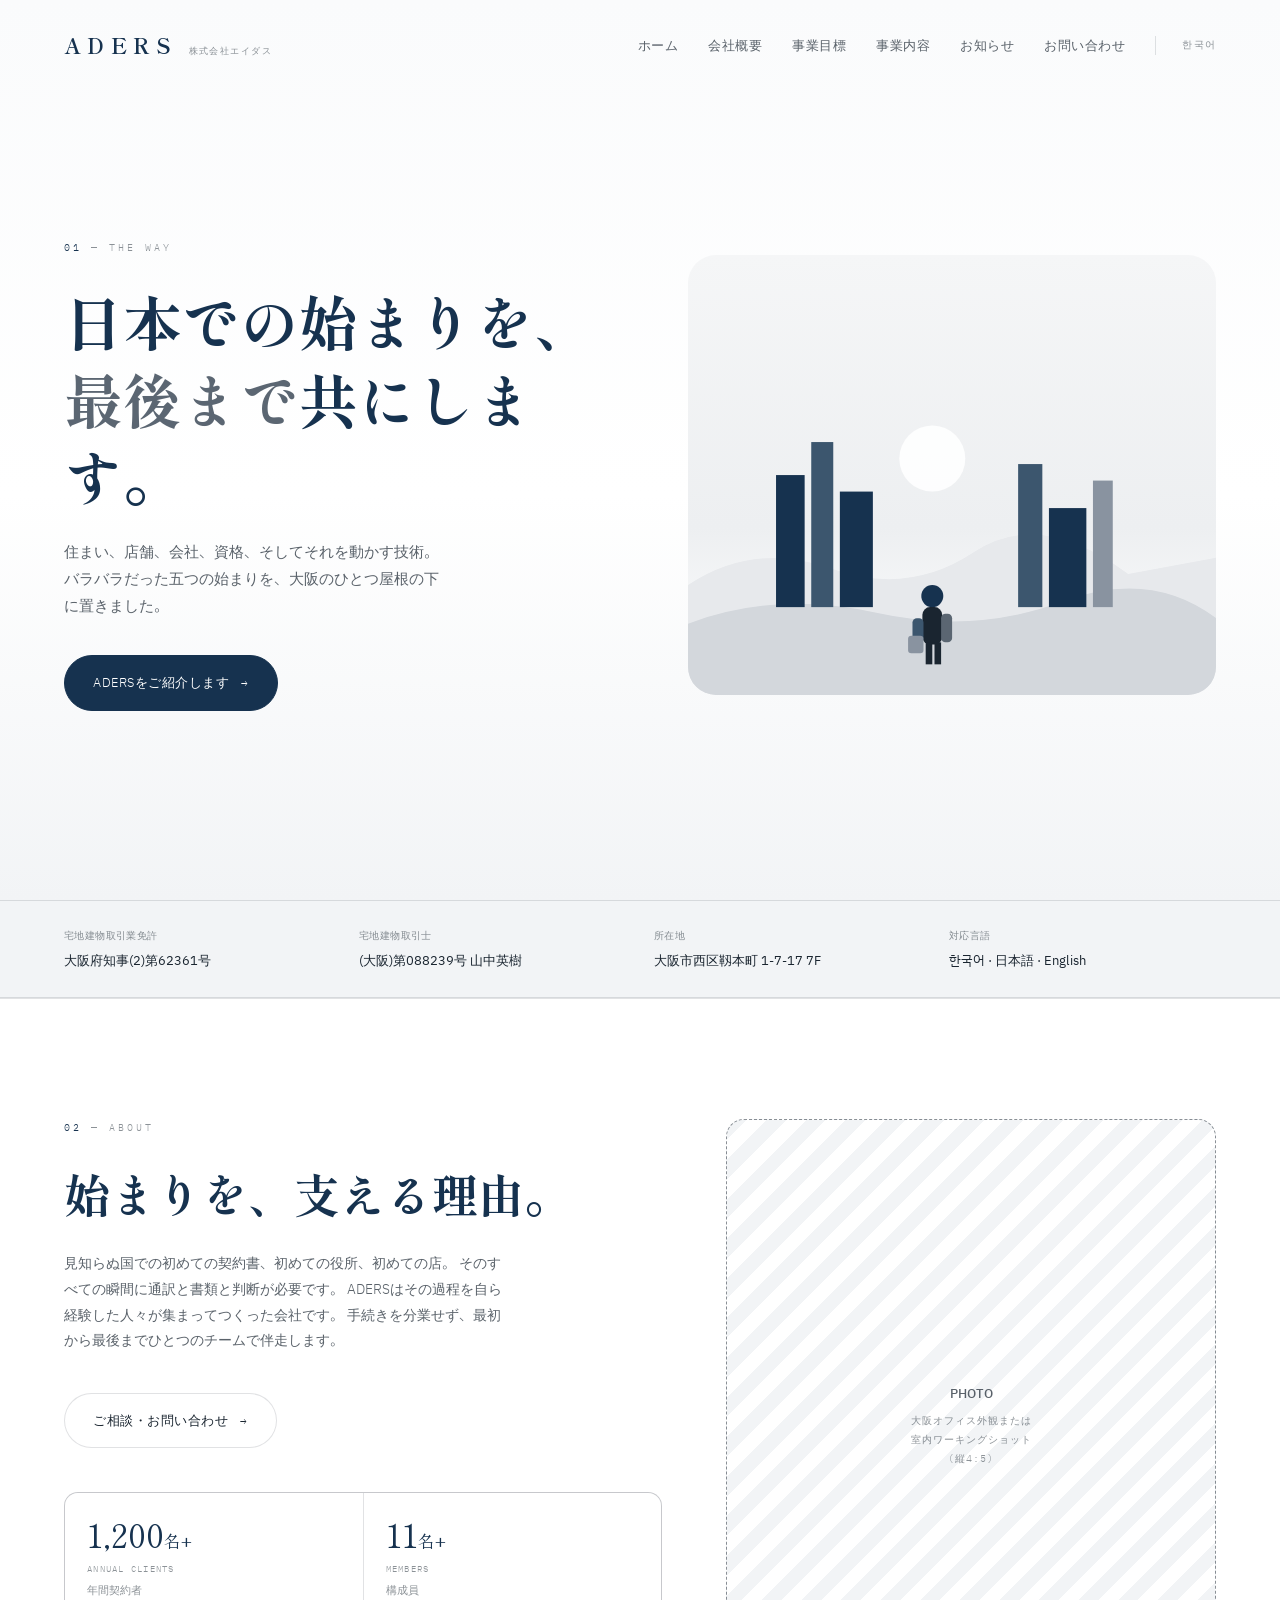
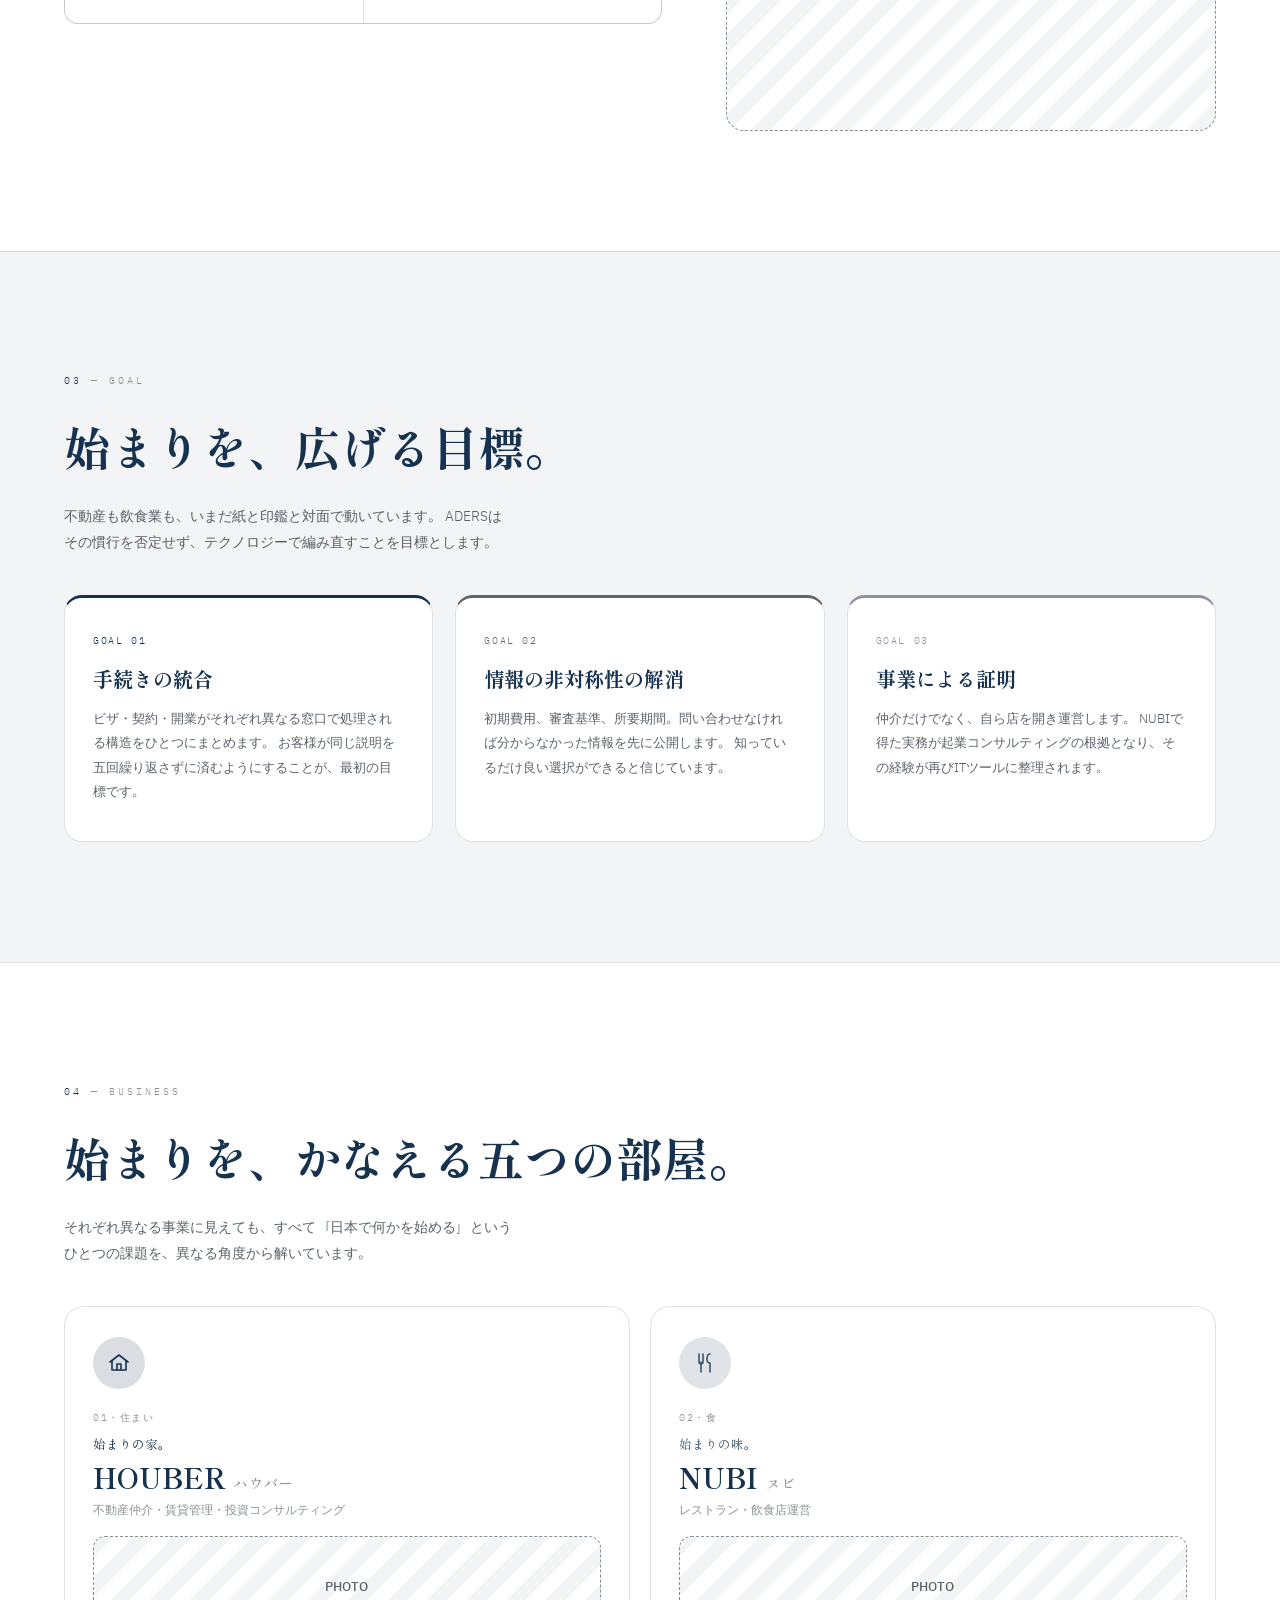
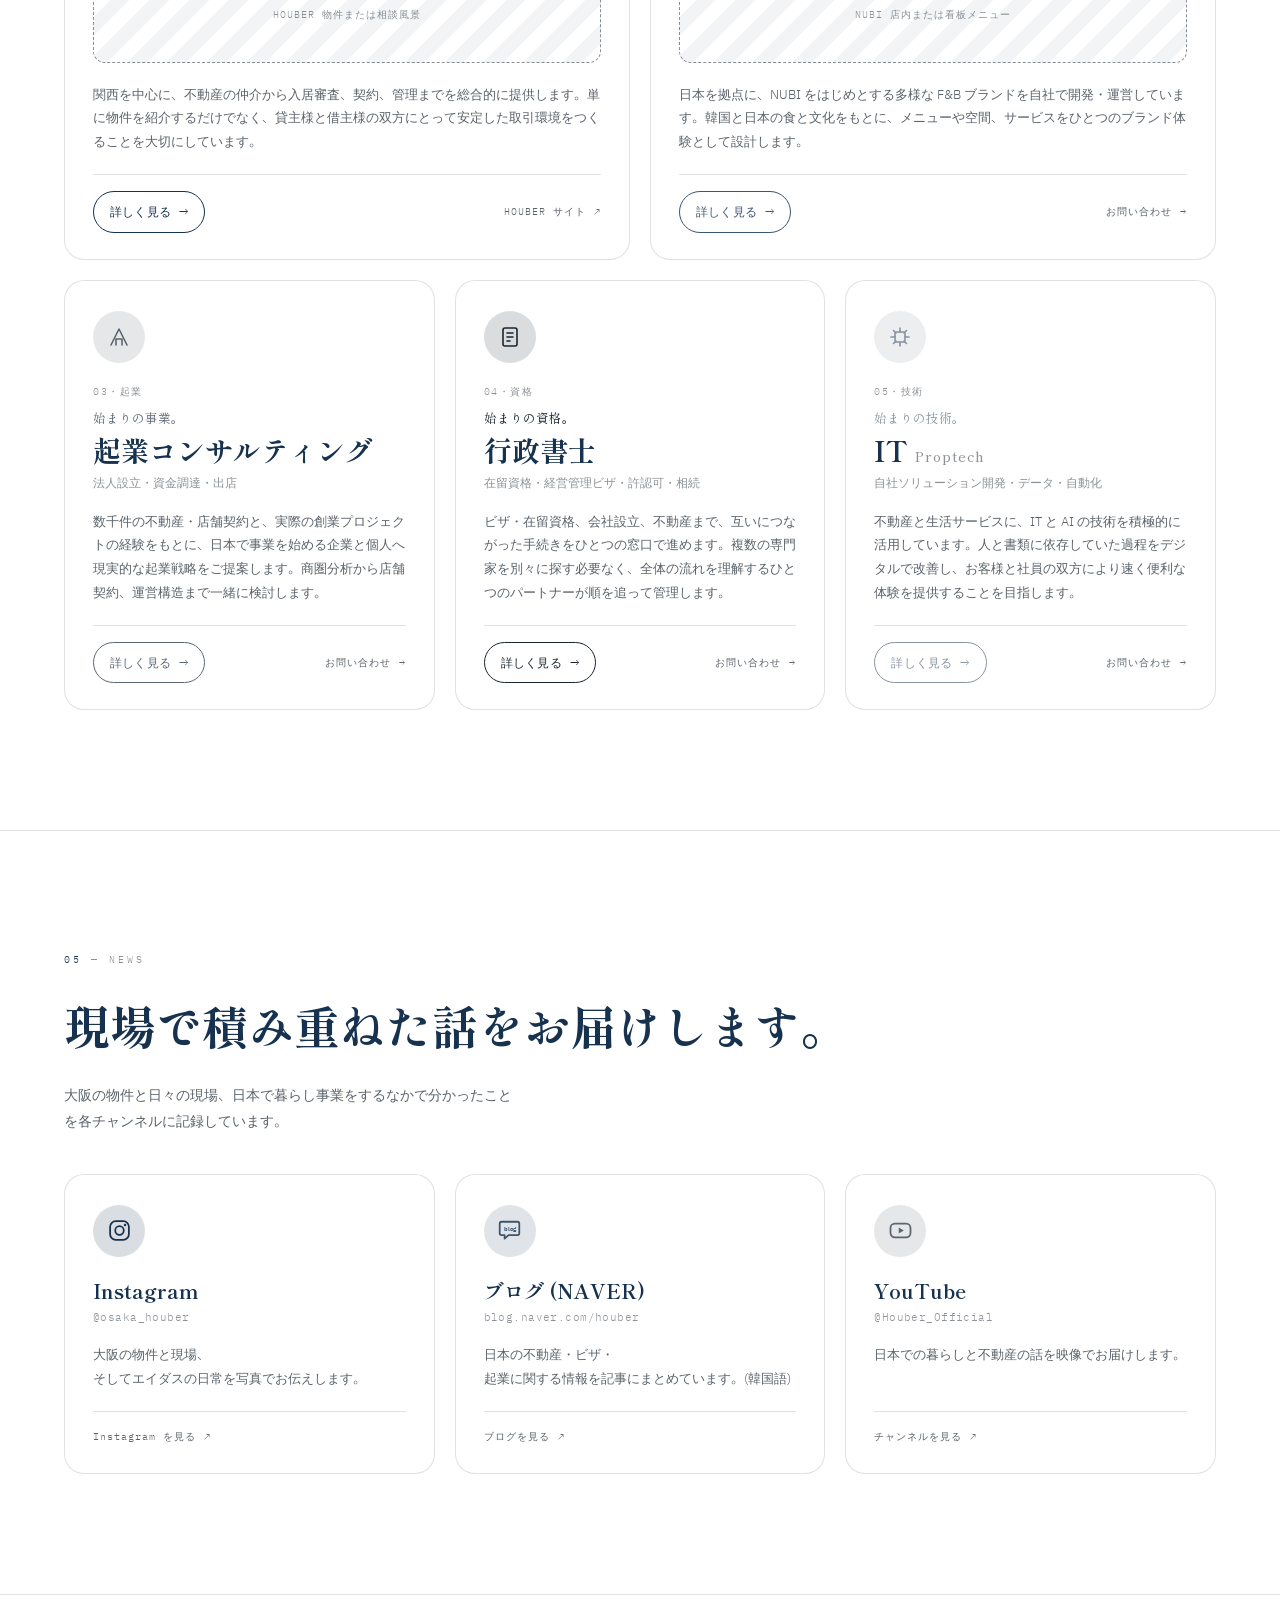
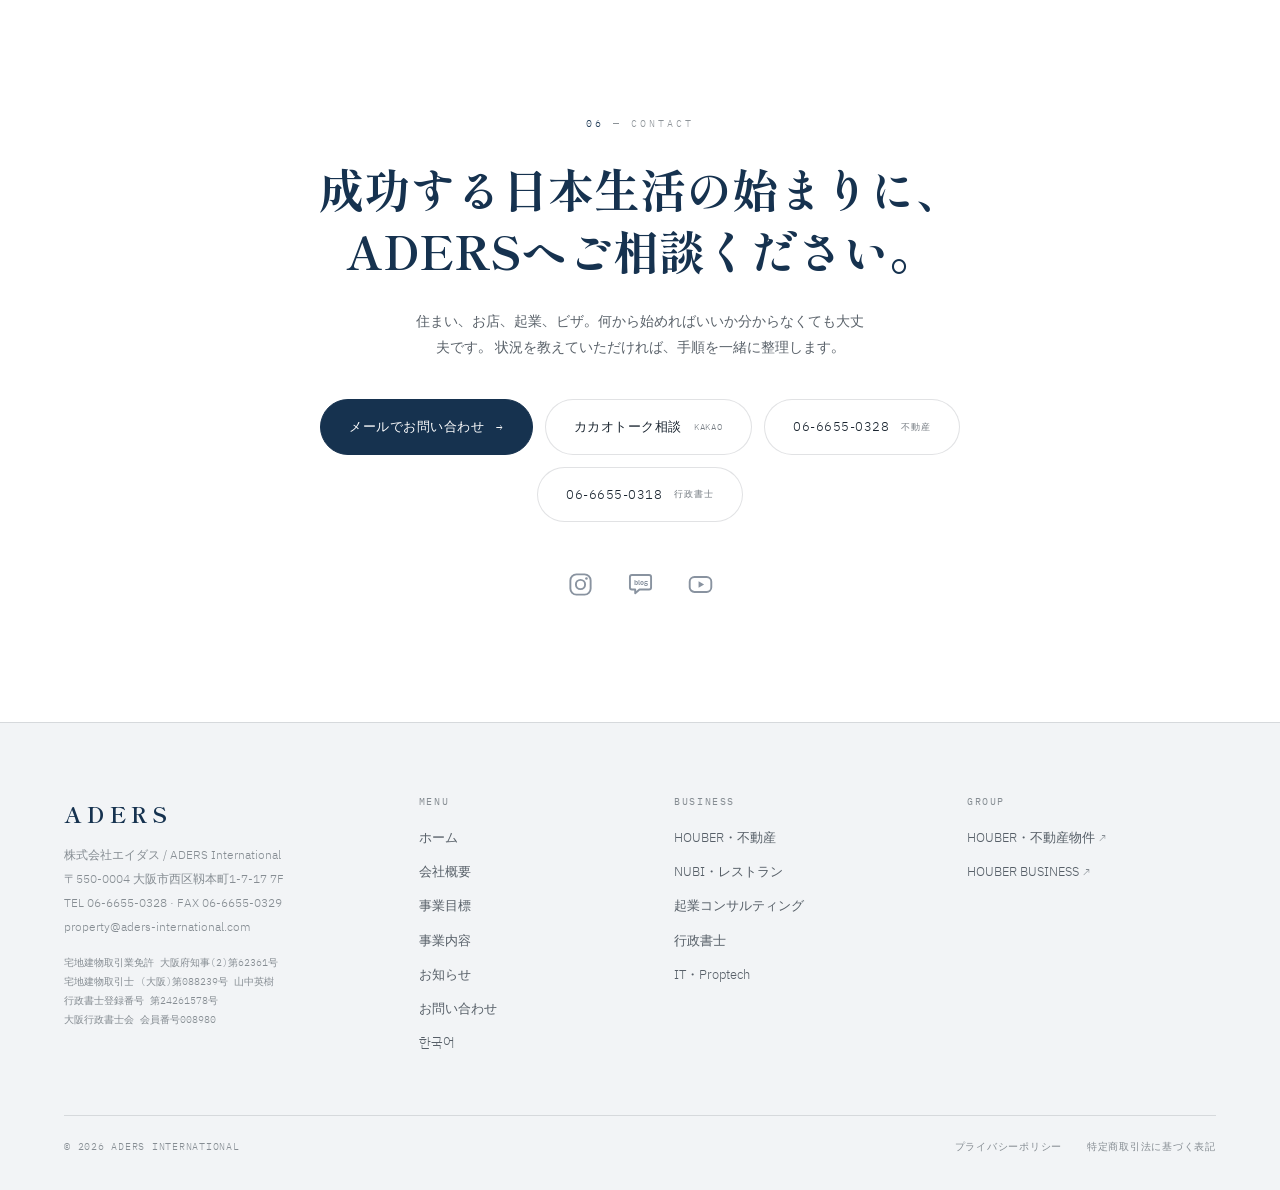
<file: ja/index.html>
<!DOCTYPE html>
<!--
  ============================================================================
  ADERS INTERNATIONAL — 일본어 페이지 (日本語版)
  ----------------------------------------------------------------------------
  · 이 파일은 한국어 페이지(../index.html)와 구조가 완전히 동일합니다.
    텍스트만 일본어로 바뀌어 있으므로, 한쪽을 고치면 다른 쪽도 함께 고쳐주세요.

  · 경로 주의: 이 파일은 ja/ 폴더 안에 있으므로
    CSS·JS·이미지 경로 앞에 반드시 ../ 가 붙습니다.

  · 디자인/동작 수정은 한국어 페이지와 같은 파일을 공유합니다.
      ../assets/css/style.css
      ../assets/js/main.js
  ============================================================================
-->
<html lang="ja" class="no-js">
<head>
<meta charset="utf-8">
<meta name="viewport" content="width=device-width, initial-scale=1">

<!-- JavaScript 사용 가능 여부 표시 (한국어 페이지와 동일) -->
<script>document.documentElement.className = 'js';</script>

<!-- ==========================================================================
     [수정] 검색엔진 · SNS 공유 정보
     ========================================================================== -->
<title>ADERS INTERNATIONAL｜日本での始まりを、最後まで共に</title>
<meta name="description" content="大阪で不動産・飲食・起業コンサルティング・行政書士・ITをひとつのチームで運営しています。住まい、店舗、会社、ビザまで、日本での始まりを最初から最後まで伴走します。">

<link rel="canonical" href="https://houber-site.w8st5tywbc.workers.dev/ja/">

<!-- 언어별 페이지 연결 (한국어 페이지와 값이 같아야 합니다) -->
<link rel="alternate" hreflang="ko" href="https://houber-site.w8st5tywbc.workers.dev/">
<link rel="alternate" hreflang="ja" href="https://houber-site.w8st5tywbc.workers.dev/ja/">
<link rel="alternate" hreflang="x-default" href="https://houber-site.w8st5tywbc.workers.dev/">

<meta property="og:type" content="website">
<meta property="og:locale" content="ja_JP">
<meta property="og:locale:alternate" content="ko_KR">
<meta property="og:site_name" content="ADERS INTERNATIONAL">
<meta property="og:title" content="ADERS INTERNATIONAL｜日本での始まりを、最後まで共に">
<meta property="og:description" content="大阪で不動産・飲食・起業コンサルティング・行政書士・ITをひとつのチームで運営しています。">
<meta property="og:url" content="https://houber-site.w8st5tywbc.workers.dev/ja/">
<!-- [수정] 공유용 대표 이미지를 준비하면 아래 주석을 풀어주세요.
<meta property="og:image" content="https://houber-site.w8st5tywbc.workers.dev/assets/images/og-image.jpg">
-->
<meta name="twitter:card" content="summary_large_image">

<!-- 파비콘 (상위 폴더에 있으므로 ../) -->
<link rel="icon" href="../favicon.svg" type="image/svg+xml">

<!-- 웹폰트 (한국어 페이지와 동일) -->
<link rel="preconnect" href="https://fonts.googleapis.com">
<link rel="preconnect" href="https://fonts.gstatic.com" crossorigin>
<link href="https://fonts.googleapis.com/css2?family=Gowun+Batang:wght@400;700&family=Shippori+Mincho:wght@400;500;600&family=IBM+Plex+Sans+KR:wght@300;400;500;600&family=IBM+Plex+Mono:wght@400;500&display=swap" rel="stylesheet">

<!-- 공통 스타일 · 스크립트 (상위 폴더의 파일을 함께 사용) -->
<link rel="stylesheet" href="../assets/css/style.css?v=20260828b">
<script src="../assets/js/main.js?v=20260828b" defer></script>
</head>

<body>

<a class="skip-link" href="#main">本文へスキップ</a>


<!-- ==========================================================================
     ヘッダー
     ========================================================================== -->
<header class="site-header">

  <a class="brand" href="#top">
    <span class="brand__name">ADERS</span>
    <span class="brand__sub">株式会社エイダス</span>
  </a>

  <nav class="site-nav" aria-label="メインメニュー">
    <a class="site-nav__link" href="#top">ホーム</a>
    <a class="site-nav__link" href="#about">会社概要</a>
    <a class="site-nav__link" href="#goal">事業目標</a>

    <div class="has-dropdown">
      <a class="site-nav__link" href="#business">事業内容</a>
      <div class="dropdown">
        <ul class="dropdown__list">
          <li><a class="dropdown__link" href="business/houber.html"><span class="dropdown__num">01</span>HOUBER・不動産</a></li>
          <li><a class="dropdown__link" href="business/nubi.html"><span class="dropdown__num">02</span>NUBI・レストラン</a></li>
          <li><a class="dropdown__link" href="business/startup.html"><span class="dropdown__num">03</span>起業コンサルティング</a></li>
          <li><a class="dropdown__link" href="business/legal.html"><span class="dropdown__num">04</span>行政書士</a></li>
          <li><a class="dropdown__link" href="business/it.html"><span class="dropdown__num">05</span>IT</a></li>
        </ul>
      </div>
    </div>

    <a class="site-nav__link" href="#news">お知らせ</a>
    <a class="site-nav__link" href="#contact">お問い合わせ</a>

    <!-- 언어 전환 — 한국어 페이지(상위 폴더)로 이동 -->
    <a class="site-nav__lang" href="../" lang="ko" hreflang="ko">한국어</a>
  </nav>

  <button class="menu-toggle" type="button" aria-label="メニューを開く" aria-expanded="false" aria-controls="mobile-menu">
    <span class="menu-toggle__bar"></span>
    <span class="menu-toggle__bar"></span>
  </button>

</header>


<!-- ==========================================================================
     モバイルメニュー
     ========================================================================== -->
<nav class="mobile-menu" id="mobile-menu" aria-label="モバイルメニュー">
  <a class="mobile-menu__link" href="#top">ホーム</a>
  <a class="mobile-menu__link" href="#about">会社概要</a>
  <a class="mobile-menu__link" href="#goal">事業目標</a>
  <a class="mobile-menu__link" href="#business">事業内容</a>
  <a class="mobile-menu__link" href="#news">お知らせ</a>
  <a class="mobile-menu__link" href="#contact">お問い合わせ</a>

  <div class="mobile-menu__footer">
    <a class="btn btn--primary" href="#contact">お問い合わせ <span class="btn__arrow">&rarr;</span></a>
    <a class="btn" href="../" lang="ko" hreflang="ko">한국어</a>
  </div>
</nav>


<main id="main">

  <!-- ========================================================================
       01. ヒーロー
       ======================================================================== -->
  <section class="hero" id="top">
    <div class="hero__inner">

      <div class="hero__copy">
        <span class="eyebrow"><span class="eyebrow__num">01</span> — THE WAY</span>

        <h1 class="hero__title">
          日本での始まりを、<br>
          <em>最後まで</em>共にします。
        </h1>

        <p class="hero__text">
          住まい、店舗、会社、資格、そしてそれを動かす技術。
          バラバラだった五つの始まりを、大阪のひとつ屋根の下に置きました。
        </p>

        <a class="btn btn--primary" href="#about">
          ADERSをご紹介します <span class="btn__arrow">&rarr;</span>
        </a>
      </div>

      <!-- 일러스트 (한국어 페이지와 동일) -->
      <div class="hero__visual" aria-hidden="true">
        <svg viewBox="0 0 480 400" preserveAspectRatio="xMidYMax slice" role="presentation">
          <path d="M0 300 Q60 260 130 285 T260 270 T400 290 L480 275 V400 H0 Z" fill="#E7E9EC"/>
          <path d="M0 335 Q80 305 170 325 T340 315 T480 330 V400 H0 Z" fill="#D3D7DC"/>
          <rect x="80"  y="200" width="26" height="120" fill="#16324F"/>
          <rect x="112" y="170" width="20" height="150" fill="#3C566E"/>
          <rect x="138" y="215" width="30" height="105" fill="#16324F"/>
          <rect x="300" y="190" width="22" height="130" fill="#3C566E"/>
          <rect x="328" y="230" width="34" height="90"  fill="#16324F"/>
          <rect x="368" y="205" width="18" height="115" fill="#8993A0"/>
          <circle cx="222" cy="185" r="30" fill="#FFFFFF" opacity=".9"/>
          <g transform="translate(210,300)">
            <circle cx="12" cy="10" r="10" fill="#16324F"/>
            <rect x="3"   y="20" width="18" height="34" rx="7" fill="#1A2530"/>
            <rect x="-6"  y="30" width="10" height="22" rx="4" fill="#3C566E"/>
            <rect x="20"  y="26" width="10" height="26" rx="4" fill="#5B6672"/>
            <rect x="6"   y="52" width="6"  height="20" fill="#1A2530"/>
            <rect x="14"  y="52" width="6"  height="20" fill="#1A2530"/>
            <rect x="-10" y="46" width="14" height="16" rx="3" fill="#8993A0"/>
          </g>
        </svg>
      </div>

    </div>
  </section>


  <!-- ========================================================================
       02. 情報バー
       ⚠️ 면허번호는 한국어 페이지와 반드시 동일한 값을 유지하세요.

       ※ 行政書士登録番号 · 法人番号 는 번호를 아직 받지 못해 표시하지 않습니다.
          번호를 확보하면 한국어 페이지와 같은 형식으로 항목을 추가하세요.
       ======================================================================== -->
  <div class="info-bar">
    <div class="info-bar__item">
      宅地建物取引業免許
      <b class="info-bar__value">大阪府知事(2)第62361号</b>
    </div>
    <div class="info-bar__item">
      宅地建物取引士
      <b class="info-bar__value">(大阪)第088239号 山中英樹</b>
    </div>
    <div class="info-bar__item">
      所在地
      <b class="info-bar__value">大阪市西区靱本町 1-7-17 7F</b>
    </div>
    <div class="info-bar__item">
      対応言語
      <b class="info-bar__value">한국어 · 日本語 · English</b>
    </div>
  </div>


  <!-- ========================================================================
       03. 会社概要
       ======================================================================== -->
  <section class="section" id="about">
    <div class="section__inner about__inner">

      <div>
        <span class="eyebrow reveal"><span class="eyebrow__num">02</span> — ABOUT</span>
        <h2 class="section__title reveal reveal--1">始まりを、支える理由。</h2>

        <p class="section__lead reveal reveal--2">
          見知らぬ国での初めての契約書、初めての役所、初めての店。
          そのすべての瞬間に通訳と書類と判断が必要です。
          ADERSはその過程を自ら経験した人々が集まってつくった会社です。
          手続きを分業せず、最初から最後までひとつのチームで伴走します。
        </p>

        <a class="btn reveal reveal--3" href="#contact">
          ご相談・お問い合わせ <span class="btn__arrow">&rarr;</span>
        </a>

        <div class="stat-grid reveal reveal--3">
          <div class="stat">
            <div class="stat__number">1,200<span class="stat__unit">名+</span></div>
            <div class="stat__label">ANNUAL CLIENTS</div>
            <div class="stat__note">年間契約者</div>
          </div>
          <div class="stat">
            <div class="stat__number">11<span class="stat__unit">名+</span></div>
            <div class="stat__label">MEMBERS</div>
            <div class="stat__note">構成員</div>
          </div>
        </div>
      </div>

      <!-- 사진 자리 — 교체 예시 (경로 앞 ../ 주의):
           <img class="photo about__photo reveal reveal--2"
                src="../assets/images/about-office.jpg"
                alt="大阪 ADERS オフィス" width="800" height="1000" loading="lazy"> -->
      <div class="photo-slot about__photo reveal reveal--2">
        <p class="photo-slot__text">
          <b>PHOTO</b>
          大阪オフィス外観または<br>室内ワーキングショット<br>(縦4:5)
        </p>
      </div>

    </div>
  </section>


  <!-- ========================================================================
       04. 事業目標
       ======================================================================== -->
  <section class="section" id="goal">
    <div class="section__inner">

      <span class="eyebrow reveal"><span class="eyebrow__num">03</span> — GOAL</span>
      <h2 class="section__title reveal reveal--1">始まりを、広げる目標。</h2>

      <p class="section__lead reveal reveal--2">
        不動産も飲食業も、いまだ紙と印鑑と対面で動いています。
        ADERSはその慣行を否定せず、テクノロジーで編み直すことを目標とします。
      </p>

      <div class="goal-grid">

        <article class="goal-card reveal reveal--1">
          <div class="goal-card__num">GOAL 01</div>
          <h3 class="goal-card__title">手続きの統合</h3>
          <p class="goal-card__text">
            ビザ・契約・開業がそれぞれ異なる窓口で処理される構造をひとつにまとめます。
            お客様が同じ説明を五回繰り返さずに済むようにすることが、最初の目標です。
          </p>
        </article>

        <article class="goal-card reveal reveal--2">
          <div class="goal-card__num">GOAL 02</div>
          <h3 class="goal-card__title">情報の非対称性の解消</h3>
          <p class="goal-card__text">
            初期費用、審査基準、所要期間。問い合わせなければ分からなかった情報を先に公開します。
            知っているだけ良い選択ができると信じています。
          </p>
        </article>

        <article class="goal-card reveal reveal--3">
          <div class="goal-card__num">GOAL 03</div>
          <h3 class="goal-card__title">事業による証明</h3>
          <p class="goal-card__text">
            仲介だけでなく、自ら店を開き運営します。
            NUBIで得た実務が起業コンサルティングの根拠となり、その経験が再びITツールに整理されます。
          </p>
        </article>

      </div>
    </div>
  </section>


  <!-- ========================================================================
       05. 事業内容
       ======================================================================== -->
  <section class="section" id="business">
    <div class="section__inner">

      <span class="eyebrow reveal"><span class="eyebrow__num">04</span> — BUSINESS</span>
      <h2 class="section__title reveal reveal--1">始まりを、かなえる五つの部屋。</h2>

      <p class="section__lead reveal reveal--2">
        それぞれ異なる事業に見えても、すべて「日本で何かを始める」という
        ひとつの課題を、異なる角度から解いています。
      </p>

      <div class="business-grid">

        <!-- ---- 01 HOUBER (不動産) ---- -->
        <article class="biz-card biz-card--wide reveal reveal--1" id="biz-houber" data-accent="navy">
          <div class="biz-card__icon">
            <svg viewBox="0 0 24 24" aria-hidden="true">
              <path d="M3 11 12 4l9 7"/><path d="M5 10v9h14v-9"/><path d="M10 19v-6h4v6"/>
            </svg>
          </div>
          <div class="biz-card__index">01・住まい</div>
          <span class="biz-card__keyword">始まりの家。</span>
          <h3 class="biz-card__title">HOUBER<span class="biz-card__title-jp">ハウバー</span></h3>
          <span class="biz-card__category">不動産仲介・賃貸管理・投資コンサルティング</span>

          <div class="photo-slot">
            <p class="photo-slot__text"><b>PHOTO</b>HOUBER 物件または相談風景</p>
          </div>

          <!-- [수정] 카드에 보이는 2~3줄 요약입니다.
               전문(全文)은 business/houber.html 에 있고,
               "자세히 보기"를 누르면 팝업으로 그 내용이 나옵니다. -->
          <p class="biz-card__text">関西を中心に、不動産の仲介から入居審査、契約、管理までを総合的に提供します。単に物件を紹介するだけでなく、貸主様と借主様の双方にとって安定した取引環境をつくることを大切にしています。</p>

          <div class="biz-card__footer">
            <a class="biz-card__more" href="business/houber.html">詳しく見る <span aria-hidden="true">&rarr;</span></a>

            <!-- 외부 링크에는 보안상 rel="noopener" 를 반드시 붙입니다 -->
            <a class="biz-card__link" href="https://www.houber-home.com" target="_blank" rel="noopener">
              HOUBER サイト <span aria-hidden="true">&#8599;</span>
              <span class="visually-hidden">(新しいウィンドウで開きます)</span>
            </a>
          </div>
        </article>

        <!-- ---- 02 NUBI (レストラン) ---- -->
        <article class="biz-card biz-card--wide reveal reveal--2" id="biz-nubi" data-accent="blue">
          <div class="biz-card__icon">
            <svg viewBox="0 0 24 24" aria-hidden="true">
              <path d="M6 3v8a2 2 0 0 0 4 0V3"/><path d="M8 11v10"/>
              <path d="M17 3c-2 0-3 2-3 5s1 4 3 4v9"/>
            </svg>
          </div>
          <div class="biz-card__index">02・食</div>
          <span class="biz-card__keyword">始まりの味。</span>
          <h3 class="biz-card__title">NUBI<span class="biz-card__title-jp">ヌビ</span></h3>
          <span class="biz-card__category">レストラン・飲食店運営</span>

          <div class="photo-slot">
            <p class="photo-slot__text"><b>PHOTO</b>NUBI 店内または看板メニュー</p>
          </div>

          <!-- [수정] 카드에 보이는 2~3줄 요약입니다.
               전문(全文)은 business/nubi.html 에 있고,
               "자세히 보기"를 누르면 팝업으로 그 내용이 나옵니다. -->
          <p class="biz-card__text">日本を拠点に、NUBI をはじめとする多様な F&amp;B ブランドを自社で開発・運営しています。韓国と日本の食と文化をもとに、メニューや空間、サービスをひとつのブランド体験として設計します。</p>

          <div class="biz-card__footer">
            <a class="biz-card__more" href="business/nubi.html">詳しく見る <span aria-hidden="true">&rarr;</span></a>
            <a class="biz-card__link" href="#contact">お問い合わせ <span aria-hidden="true">&rarr;</span></a>
          </div>
        </article>

        <!-- ---- 03 起業コンサルティング ---- -->
        <article class="biz-card reveal reveal--1" id="biz-startup" data-accent="slate">
          <div class="biz-card__icon">
            <svg viewBox="0 0 24 24" aria-hidden="true">
              <path d="M4 20 12 4l8 16"/><path d="M9 20v-6h6v6"/>
            </svg>
          </div>
          <div class="biz-card__index">03・起業</div>
          <span class="biz-card__keyword">始まりの事業。</span>
          <h3 class="biz-card__title">起業コンサルティング</h3>
          <span class="biz-card__category">法人設立・資金調達・出店</span>

          <!-- [수정] 카드에 보이는 2~3줄 요약입니다.
               전문(全文)은 business/startup.html 에 있고,
               "자세히 보기"를 누르면 팝업으로 그 내용이 나옵니다. -->
          <p class="biz-card__text">数千件の不動産・店舗契約と、実際の創業プロジェクトの経験をもとに、日本で事業を始める企業と個人へ現実的な起業戦略をご提案します。商圏分析から店舗契約、運営構造まで一緒に検討します。</p>

          <div class="biz-card__footer">
            <a class="biz-card__more" href="business/startup.html">詳しく見る <span aria-hidden="true">&rarr;</span></a>
            <a class="biz-card__link" href="#contact">お問い合わせ <span aria-hidden="true">&rarr;</span></a>
          </div>
        </article>

        <!-- ---- 04 行政書士 ---- -->
        <article class="biz-card reveal reveal--2" id="biz-legal" data-accent="ink">
          <div class="biz-card__icon">
            <svg viewBox="0 0 24 24" aria-hidden="true">
              <rect x="5" y="3" width="14" height="18" rx="2"/>
              <path d="M9 8h6M9 12h6M9 16h3"/>
            </svg>
          </div>
          <div class="biz-card__index">04・資格</div>
          <span class="biz-card__keyword">始まりの資格。</span>
          <h3 class="biz-card__title">行政書士</h3>
          <span class="biz-card__category">在留資格・経営管理ビザ・許認可・相続</span>

          <!-- [수정] 카드에 보이는 2~3줄 요약입니다.
               전문(全文)은 business/legal.html 에 있고,
               "자세히 보기"를 누르면 팝업으로 그 내용이 나옵니다. -->
          <p class="biz-card__text">ビザ・在留資格、会社設立、不動産まで、互いにつながった手続きをひとつの窓口で進めます。複数の専門家を別々に探す必要なく、全体の流れを理解するひとつのパートナーが順を追って管理します。</p>

          <div class="biz-card__footer">
            <a class="biz-card__more" href="business/legal.html">詳しく見る <span aria-hidden="true">&rarr;</span></a>
            <a class="biz-card__link" href="#contact">お問い合わせ <span aria-hidden="true">&rarr;</span></a>
          </div>
        </article>

        <!-- ---- 05 IT ---- -->
        <article class="biz-card reveal reveal--3" id="biz-it" data-accent="steel">
          <div class="biz-card__icon">
            <svg viewBox="0 0 24 24" aria-hidden="true">
              <rect x="7" y="7" width="10" height="10" rx="1.5"/>
              <path d="M12 3v4M12 17v4M3 12h4M17 12h4M5.5 5.5l2.5 2.5M18.5 5.5 16 8M5.5 18.5 8 16M18.5 18.5 16 16"/>
            </svg>
          </div>
          <div class="biz-card__index">05・技術</div>
          <span class="biz-card__keyword">始まりの技術。</span>
          <h3 class="biz-card__title">IT<span class="biz-card__title-jp">Proptech</span></h3>
          <span class="biz-card__category">自社ソリューション開発・データ・自動化</span>

          <!-- [수정] 카드에 보이는 2~3줄 요약입니다.
               전문(全文)은 business/it.html 에 있고,
               "자세히 보기"를 누르면 팝업으로 그 내용이 나옵니다. -->
          <p class="biz-card__text">不動産と生活サービスに、IT と AI の技術を積極的に活用しています。人と書類に依存していた過程をデジタルで改善し、お客様と社員の双方により速く便利な体験を提供することを目指します。</p>

          <div class="biz-card__footer">
            <a class="biz-card__more" href="business/it.html">詳しく見る <span aria-hidden="true">&rarr;</span></a>
            <a class="biz-card__link" href="#contact">お問い合わせ <span aria-hidden="true">&rarr;</span></a>
          </div>
        </article>

      </div>
    </div>
  </section>


  <!-- ========================================================================
       06. 소식 — 채널 안내
       [수정] 채널 주소를 바꿀 때는 아래 세 개의 href 를 고치면 됩니다.
              (문의 섹션 아래의 SNS 아이콘 줄과 푸터에도 같은 주소가 있습니다)

       나중에 "최신 글·영상"을 카드로 보여주고 싶으시면,
       유튜브 영상 주소와 블로그 글 주소를 알려주세요. 카드가 추가됩니다.
       ======================================================================== -->
  <section class="section" id="news">
    <div class="section__inner">

      <span class="eyebrow reveal"><span class="eyebrow__num">05</span> — NEWS</span>
      <h2 class="section__title reveal reveal--1">現場で積み重ねた話をお届けします。</h2>

      <p class="section__lead reveal reveal--2">大阪の物件と日々の現場、日本で暮らし事業をするなかで分かったことを各チャンネルに記録しています。</p>

      <div class="channel-grid">
        <a class="channel-card reveal" data-accent="navy" href="https://www.instagram.com/osaka_houber/" target="_blank" rel="noopener">
          <div class="channel-card__icon">
            <svg viewBox="0 0 24 24" fill="none" stroke="currentColor" stroke-width="1.7"
             stroke-linecap="round" stroke-linejoin="round" aria-hidden="true">
          <rect x="3" y="3" width="18" height="18" rx="5.4"/>
          <circle cx="12" cy="12" r="4.1"/>
          <circle cx="17.3" cy="6.7" r="1.15" fill="currentColor" stroke="none"/>
        </svg>
          </div>
          <h3 class="channel-card__name">Instagram</h3>
          <span class="channel-card__handle">@osaka_houber</span>
          <p class="channel-card__text">大阪の物件と現場、そしてエイダスの日常を写真でお伝えします。</p>
          <span class="channel-card__go">Instagram を見る <span aria-hidden="true">&#8599;</span></span>
          <span class="visually-hidden">(新しいウィンドウで開きます)</span>
        </a>

        <a class="channel-card reveal" data-accent="blue" href="https://blog.naver.com/houber" target="_blank" rel="noopener">
          <div class="channel-card__icon">
            <svg viewBox="0 0 24 24" fill="none" stroke="currentColor" stroke-width="1.7"
             stroke-linecap="round" stroke-linejoin="round" aria-hidden="true">
          <path d="M19.6 3.6H4.4a1.8 1.8 0 0 0-1.8 1.8v9.2a1.8 1.8 0 0 0 1.8 1.8h2.9v3.4l3.8-3.4h8.5a1.8 1.8 0 0 0 1.8-1.8V5.4a1.8 1.8 0 0 0-1.8-1.8z"/>
          <text x="12" y="12.6" text-anchor="middle" font-family="IBM Plex Sans KR, sans-serif"
                font-size="6.1" font-weight="600" fill="currentColor" stroke="none">blog</text>
        </svg>
          </div>
          <h3 class="channel-card__name">ブログ (NAVER)</h3>
          <span class="channel-card__handle">blog.naver.com/houber</span>
          <p class="channel-card__text">日本の不動産・ビザ・起業に関する情報を記事にまとめています。(韓国語)</p>
          <span class="channel-card__go">ブログを見る <span aria-hidden="true">&#8599;</span></span>
          <span class="visually-hidden">(新しいウィンドウで開きます)</span>
        </a>

        <a class="channel-card reveal" data-accent="slate" href="https://www.youtube.com/@Houber_Official" target="_blank" rel="noopener">
          <div class="channel-card__icon">
            <svg viewBox="0 0 24 24" fill="none" stroke="currentColor" stroke-width="1.7"
             stroke-linecap="round" stroke-linejoin="round" aria-hidden="true">
          <rect x="2.4" y="5.4" width="19.2" height="13.2" rx="4.2"/>
          <path d="M10.3 9.2 15.2 12l-4.9 2.8z" fill="currentColor" stroke="none"/>
        </svg>
          </div>
          <h3 class="channel-card__name">YouTube</h3>
          <span class="channel-card__handle">@Houber_Official</span>
          <p class="channel-card__text">日本での暮らしと不動産の話を映像でお届けします。</p>
          <span class="channel-card__go">チャンネルを見る <span aria-hidden="true">&#8599;</span></span>
          <span class="visually-hidden">(新しいウィンドウで開きます)</span>
        </a>
      </div>
    </div>
  </section>


  <!-- ========================================================================
       07. お問い合わせ
       ======================================================================== -->
  <section class="section" id="contact">
    <div class="section__inner">

      <span class="eyebrow reveal"><span class="eyebrow__num">06</span> — CONTACT</span>

      <h2 class="section__title reveal reveal--1">
        成功する日本生活の始まりに、<br>ADERSへご相談ください。
      </h2>

      <p class="section__lead reveal reveal--2">
        住まい、お店、起業、ビザ。何から始めればいいか分からなくても大丈夫です。
        状況を教えていただければ、手順を一緒に整理します。
      </p>

      <div class="contact-channels reveal reveal--3">
        <a class="btn btn--primary" href="mailto:property@aders-international.com">
          メールでお問い合わせ <span class="btn__arrow">&rarr;</span>
        </a>

        <!-- 외부 링크이므로 새 창으로 열고, 보안상 rel="noopener" 를 붙입니다.
             주소는 한국어 페이지와 동일합니다. -->
        <a class="btn" href="https://pf.kakao.com/_qTEPj" target="_blank" rel="noopener">
          カカオトーク相談 <span class="btn__tag">KAKAO</span>
          <span class="visually-hidden">(新しいウィンドウで開きます)</span>
        </a>

        <a class="btn" href="tel:+81666550328">06-6655-0328 <span class="btn__tag">不動産</span></a>
        <a class="btn" href="tel:+81666550318">06-6655-0318 <span class="btn__tag">行政書士</span></a>
      </div>

      <!-- SNS 채널 — 소식 섹션·푸터와 같은 주소를 씁니다. 바꿀 때는 함께 고쳐주세요. -->
      <div class="sns-row reveal reveal--3">
        <a class="sns-row__link" href="https://www.instagram.com/osaka_houber/" target="_blank" rel="noopener">
          <svg viewBox="0 0 24 24" fill="none" stroke="currentColor" stroke-width="1.7"
             stroke-linecap="round" stroke-linejoin="round" aria-hidden="true">
          <rect x="3" y="3" width="18" height="18" rx="5.4"/>
          <circle cx="12" cy="12" r="4.1"/>
          <circle cx="17.3" cy="6.7" r="1.15" fill="currentColor" stroke="none"/>
        </svg>
          <span class="visually-hidden">Instagram (新しいウィンドウで開きます)</span>
        </a>
        <a class="sns-row__link" href="https://blog.naver.com/houber" target="_blank" rel="noopener">
          <svg viewBox="0 0 24 24" fill="none" stroke="currentColor" stroke-width="1.7"
             stroke-linecap="round" stroke-linejoin="round" aria-hidden="true">
          <path d="M19.6 3.6H4.4a1.8 1.8 0 0 0-1.8 1.8v9.2a1.8 1.8 0 0 0 1.8 1.8h2.9v3.4l3.8-3.4h8.5a1.8 1.8 0 0 0 1.8-1.8V5.4a1.8 1.8 0 0 0-1.8-1.8z"/>
          <text x="12" y="12.6" text-anchor="middle" font-family="IBM Plex Sans KR, sans-serif"
                font-size="6.1" font-weight="600" fill="currentColor" stroke="none">blog</text>
        </svg>
          <span class="visually-hidden">ブログ (新しいウィンドウで開きます)</span>
        </a>
        <a class="sns-row__link" href="https://www.youtube.com/@Houber_Official" target="_blank" rel="noopener">
          <svg viewBox="0 0 24 24" fill="none" stroke="currentColor" stroke-width="1.7"
             stroke-linecap="round" stroke-linejoin="round" aria-hidden="true">
          <rect x="2.4" y="5.4" width="19.2" height="13.2" rx="4.2"/>
          <path d="M10.3 9.2 15.2 12l-4.9 2.8z" fill="currentColor" stroke="none"/>
        </svg>
          <span class="visually-hidden">YouTube (新しいウィンドウで開きます)</span>
        </a>
      </div>

    </div>
  </section>

</main>


<!-- ==========================================================================
     사업 상세 팝업 (모달)
     --------------------------------------------------------------------------
     카드의 "자세히 보기"를 누르면 열립니다.
     내용은 비어 있다가, 눌린 순간 business/<이름>.html 의 본문을
     그대로 읽어와 아래 modal__body 안에 넣습니다. (assets/js/main.js 4번 항목)

     → 글을 고칠 때는 이 파일이 아니라 business/<이름>.html 만 고치면 됩니다.
       (팝업과 상세 페이지가 같은 원고를 함께 씁니다)
     ========================================================================== -->
<div class="modal" id="biz-modal" hidden>

  <!-- 어두운 배경 — 누르면 닫힙니다 -->
  <div class="modal__backdrop" data-modal-close></div>

  <div class="modal__panel" role="dialog" aria-modal="true" aria-labelledby="biz-detail-title">

    <button class="modal__close" type="button" data-modal-close aria-label="閉じる">
      <span aria-hidden="true">&times;</span>
    </button>

    <!-- 여기에 상세 내용이 채워집니다 -->
    <div class="modal__body" id="biz-modal-body">
      <p class="modal__loading">内容を読み込んでいます…</p>
    </div>

    <div class="modal__footer">
      <a class="btn btn--primary" href="#contact" data-modal-close>この事業について問い合わせる <span class="btn__arrow">&rarr;</span></a>
      <!-- 팝업을 못 쓰는 환경을 위해 원래 페이지 주소도 남겨둡니다 (JS가 주소를 채웁니다) -->
      <a class="modal__link" href="#" id="biz-modal-full">ページ全体を見る <span aria-hidden="true">&#8599;</span></a>
    </div>

  </div>
</div>



<!-- ==========================================================================
     フッター
     ========================================================================== -->
<footer class="site-footer">
  <div class="footer-grid">

    <div>
      <div class="footer__brand">ADERS</div>
      <address class="footer__address">
        株式会社エイダス / ADERS International<br>
        〒550-0004 大阪市西区靱本町1-7-17 7F<br>
        TEL <a href="tel:+81666550328">06-6655-0328</a> · FAX 06-6655-0329<br>
        <a href="mailto:property@aders-international.com">property@aders-international.com</a>
      </address>

      <!-- 한국어 페이지와 반드시 같은 값을 유지하세요.
           法人番号 는 번호 확보 후 한 줄씩 추가하면 됩니다. -->
      <div class="footer__license">
        宅地建物取引業免許 大阪府知事(2)第62361号<br>
        宅地建物取引士 (大阪)第088239号 山中英樹<br>
        行政書士登録番号 第24261578号<br>
        大阪行政書士会 会員番号008980
      </div>
    </div>

    <div>
      <h2 class="footer__heading">MENU</h2>
      <ul class="footer__list">
        <li><a href="#top">ホーム</a></li>
        <li><a href="#about">会社概要</a></li>
        <li><a href="#goal">事業目標</a></li>
        <li><a href="#business">事業内容</a></li>
        <li><a href="#news">お知らせ</a></li>
        <li><a href="#contact">お問い合わせ</a></li>
        <li><a href="../" lang="ko" hreflang="ko">한국어</a></li>
      </ul>
    </div>

    <div>
      <h2 class="footer__heading">BUSINESS</h2>
      <ul class="footer__list">
        <li><a href="business/houber.html">HOUBER・不動産</a></li>
        <li><a href="business/nubi.html">NUBI・レストラン</a></li>
        <li><a href="business/startup.html">起業コンサルティング</a></li>
        <li><a href="business/legal.html">行政書士</a></li>
        <li><a href="business/it.html">IT・Proptech</a></li>
      </ul>
    </div>

    <!-- 관계사 — HOUBER 의 두 서비스 사이트 -->
    <div>
      <h2 class="footer__heading">GROUP</h2>
      <ul class="footer__list">
        <li><a href="https://www.houber-home.com" target="_blank" rel="noopener">HOUBER・不動産物件<span class="visually-hidden"> (新しいウィンドウで開きます)</span></a></li>
        <li><a href="https://houber-business.com/" target="_blank" rel="noopener">HOUBER BUSINESS<span class="visually-hidden"> (新しいウィンドウで開きます)</span></a></li>
      </ul>
    </div>

  </div>

  <div class="footer-bottom">
    <span>&copy; 2026 ADERS INTERNATIONAL</span>
    <span>
      <a href="#">プライバシーポリシー</a>
      <a href="#">特定商取引法に基づく表記</a>
    </span>
  </div>
</footer>

</body>
</html>
</file>
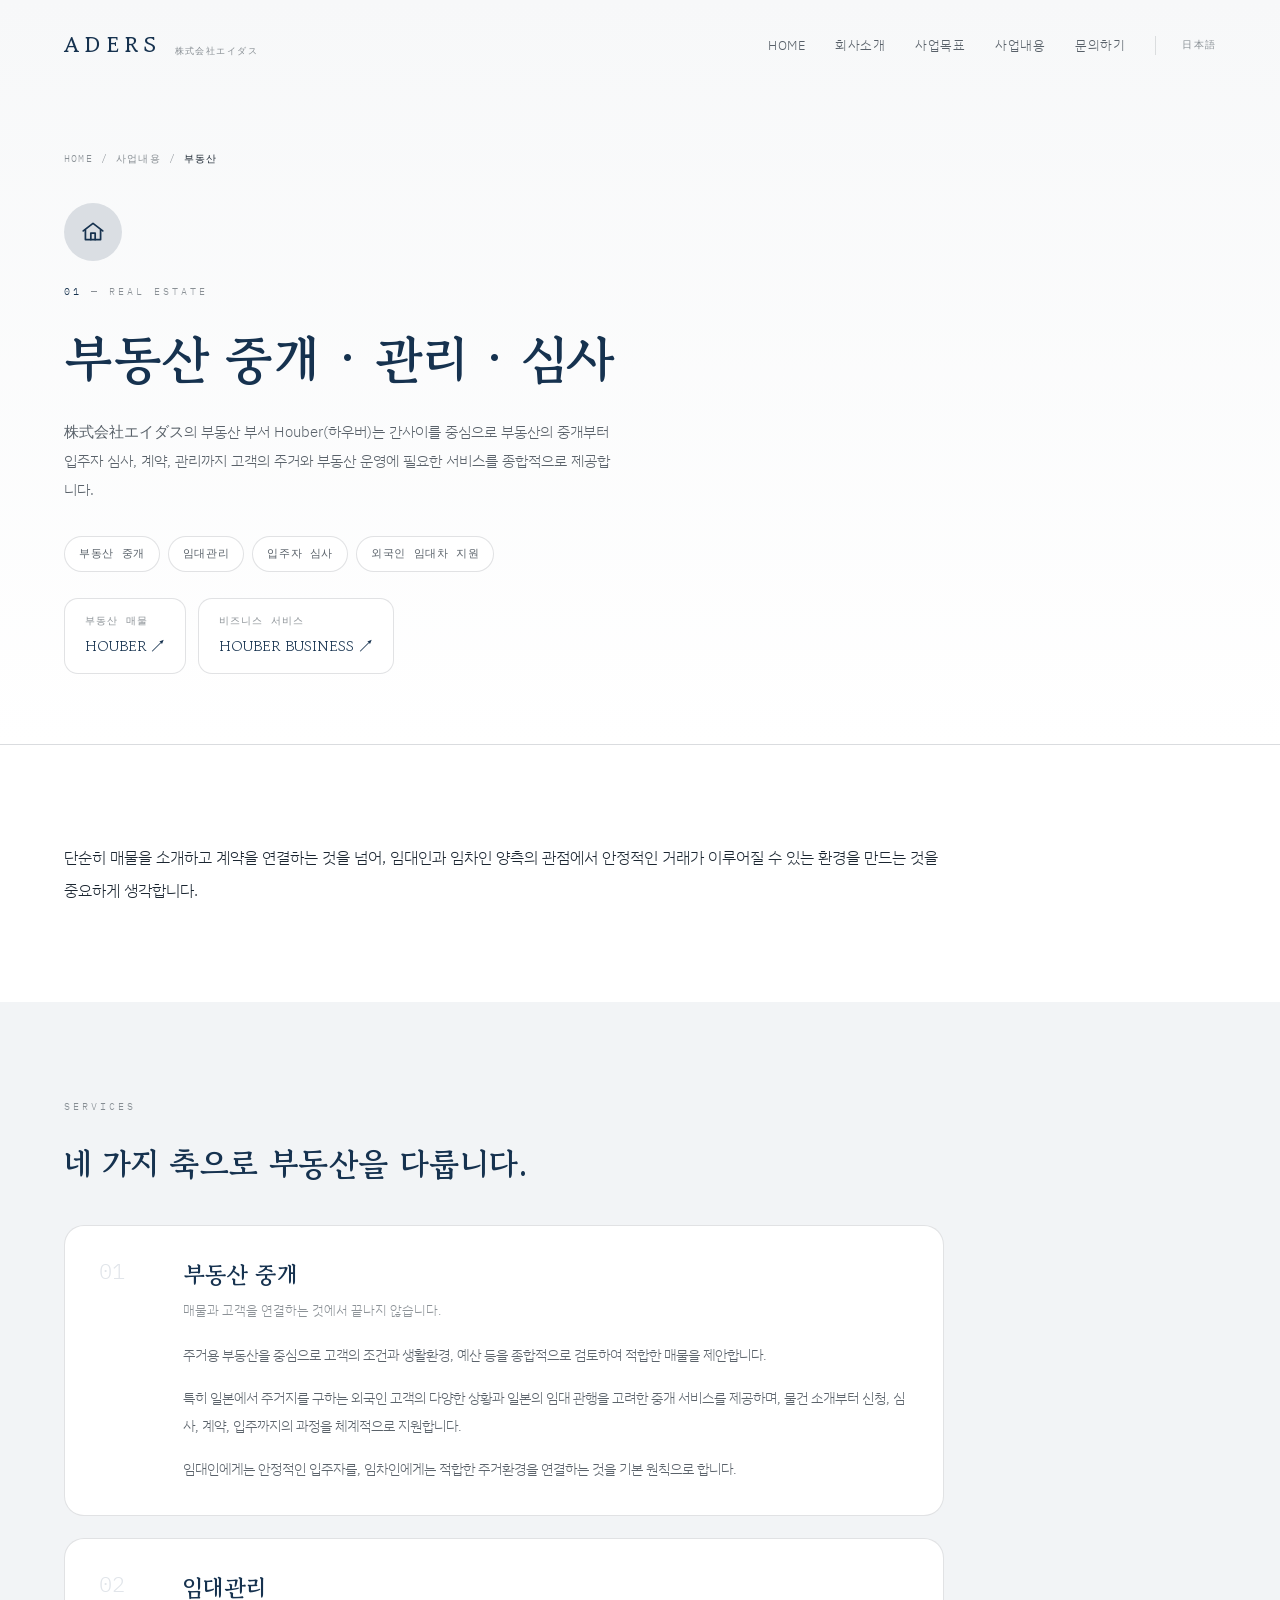
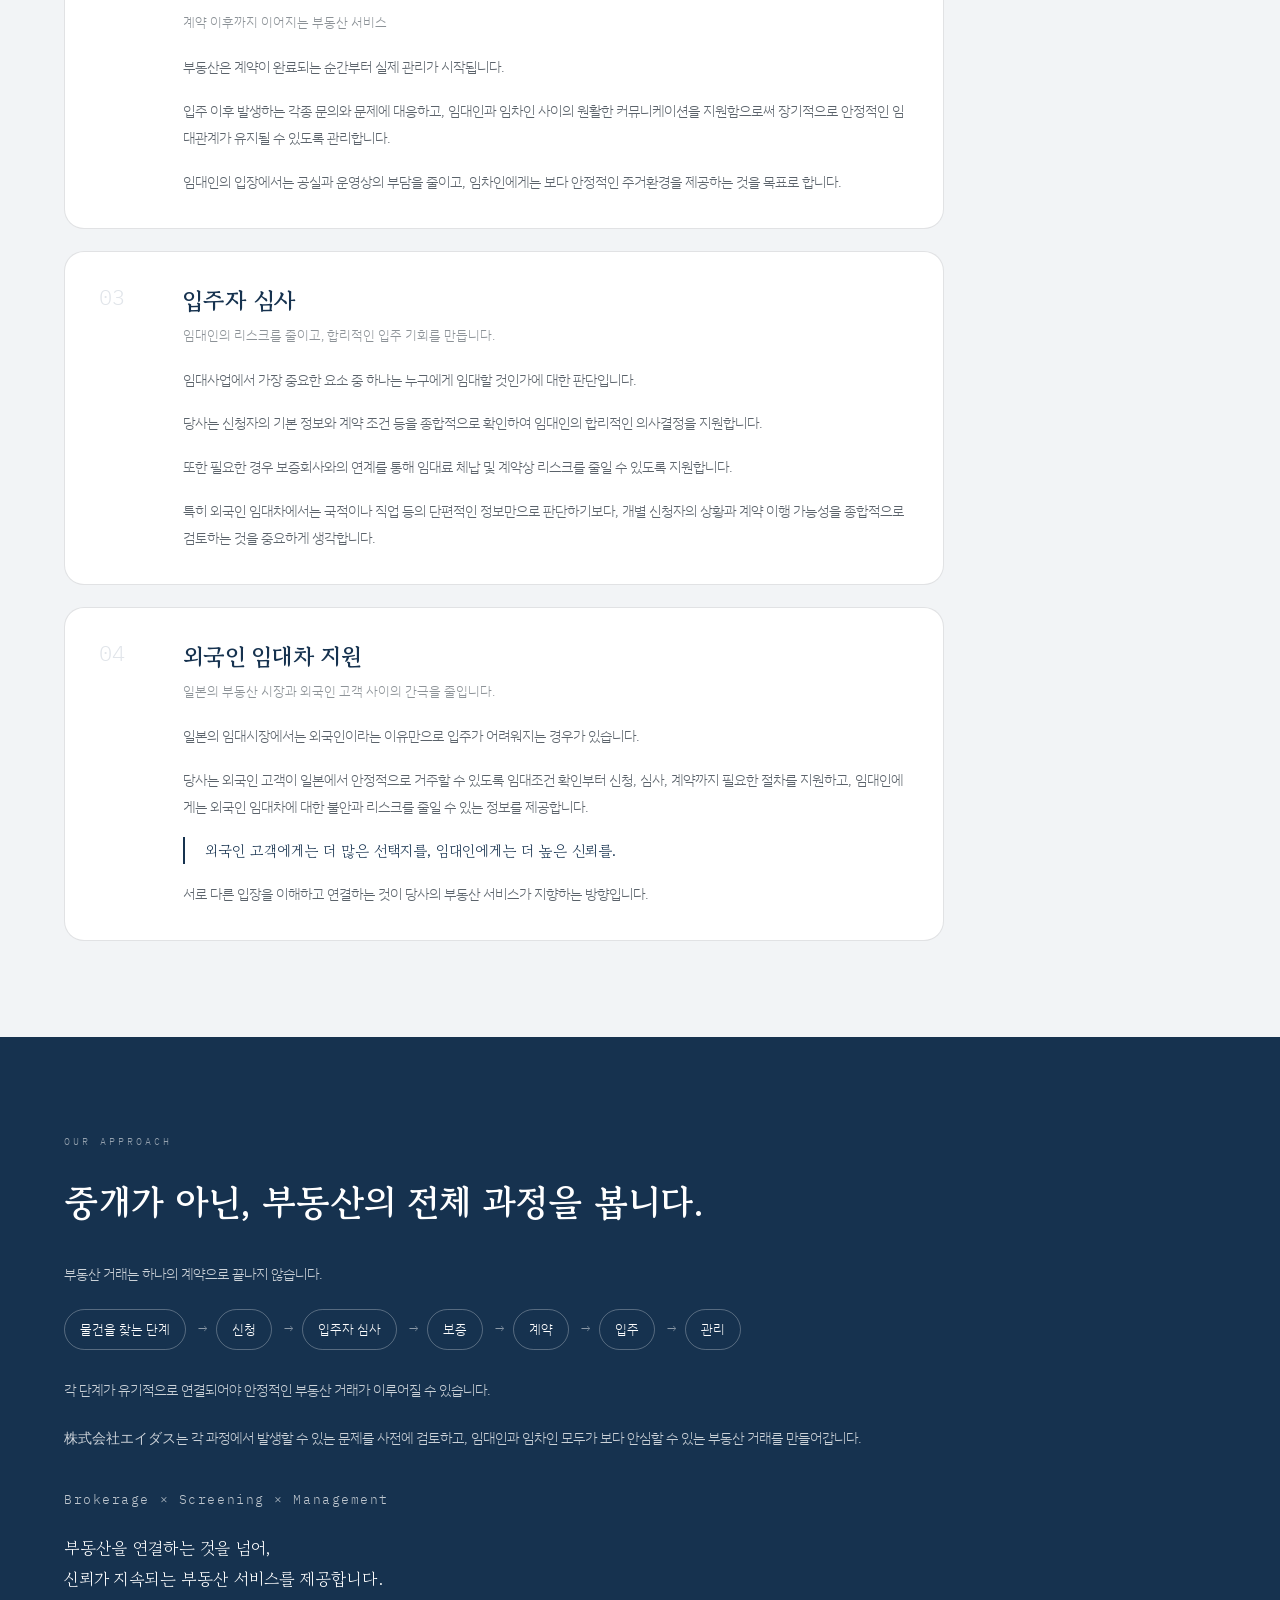
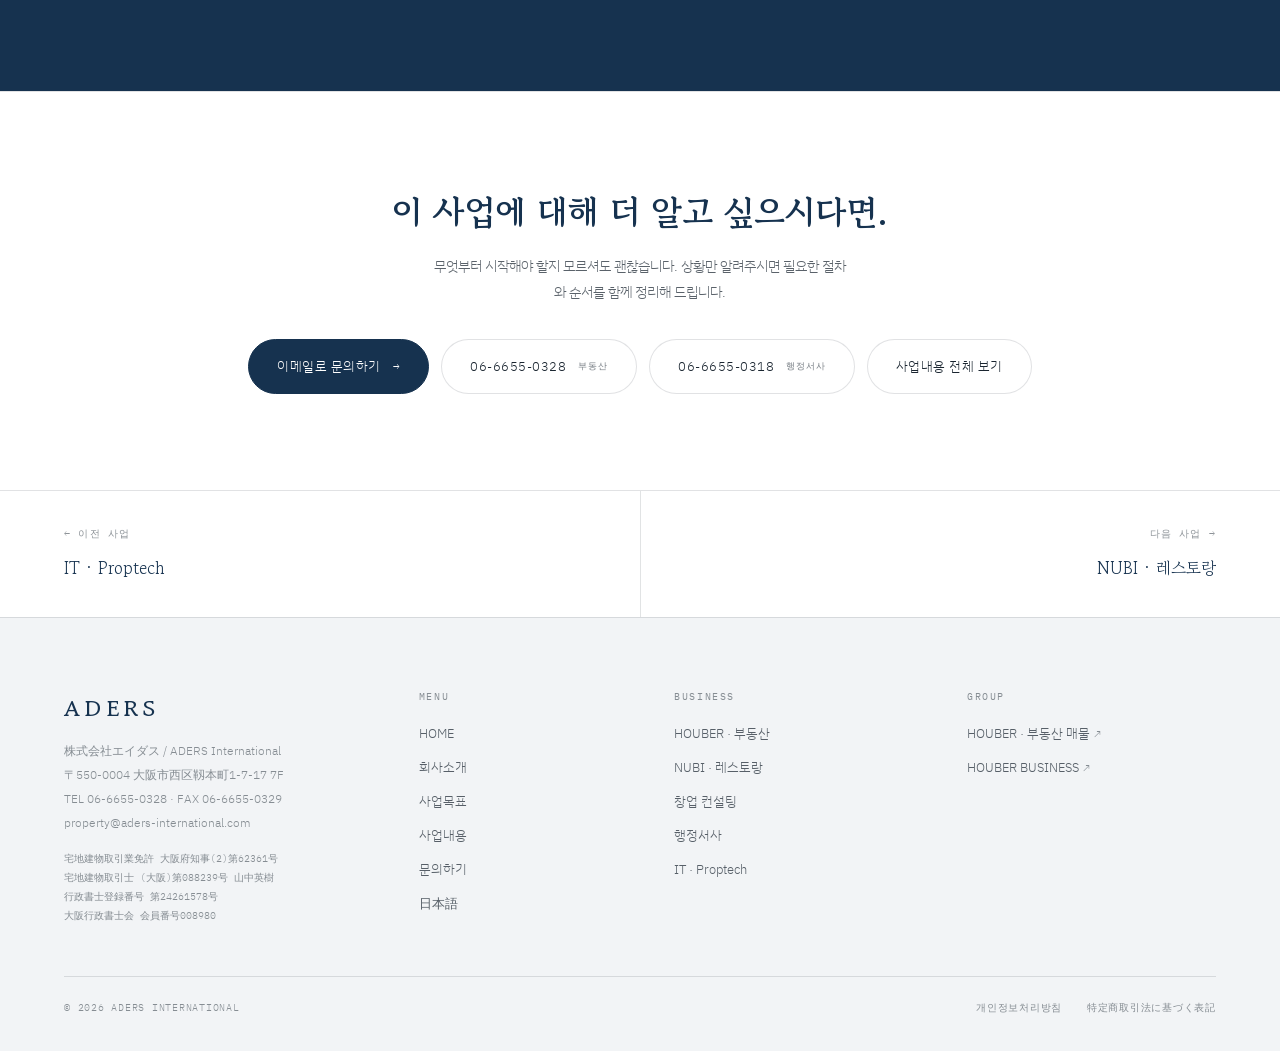
<file: business/houber.html>
<!DOCTYPE html>
<!--
  ============================================================================
  ADERS INTERNATIONAL — 사업 상세 페이지 (01. REAL ESTATE) / 한국어
  ----------------------------------------------------------------------------
  · 이 파일은 business/ 폴더 안에 있으므로 CSS·JS 경로 앞에 ../ 가 붙습니다.
  · 디자인은 공통 스타일시트의 "19. 사업 상세 페이지" 항목에서 관리합니다.
  · 같은 내용의 반대 언어 페이지 → ../ja/business/houber.html
    (한쪽을 고치면 다른 쪽도 함께 고쳐주세요)
  ============================================================================
-->
<html lang="ko" class="no-js">
<head>
<meta charset="utf-8">
<meta name="viewport" content="width=device-width, initial-scale=1">
<script>document.documentElement.className = 'js';</script>

<!-- [수정] 실제 도메인이 다르면 canonical / alternate / og:url 을 모두 바꿔주세요. -->
<title>부동산 중개 · 관리 · 심사｜HOUBER — ADERS INTERNATIONAL</title>
<meta name="description" content="간사이를 중심으로 부동산 중개부터 입주자 심사, 계약, 임대관리까지. 외국인 임대차 지원을 포함해 주거와 부동산 운영에 필요한 서비스를 종합적으로 제공합니다.">

<link rel="canonical" href="https://houber-site.w8st5tywbc.workers.dev/business/houber.html">
<link rel="alternate" hreflang="ko" href="https://houber-site.w8st5tywbc.workers.dev/business/houber.html">
<link rel="alternate" hreflang="ja" href="https://houber-site.w8st5tywbc.workers.dev/ja/business/houber.html">
<link rel="alternate" hreflang="x-default" href="https://houber-site.w8st5tywbc.workers.dev/business/houber.html">

<meta property="og:type" content="article">
<meta property="og:locale" content="ko_KR">
<meta property="og:site_name" content="ADERS INTERNATIONAL">
<meta property="og:title" content="부동산 중개 · 관리 · 심사｜HOUBER — ADERS INTERNATIONAL">
<meta property="og:description" content="간사이를 중심으로 부동산 중개부터 입주자 심사, 계약, 임대관리까지. 외국인 임대차 지원을 포함해 주거와 부동산 운영에 필요한 서비스를 종합적으로 제공합니다.">
<meta property="og:url" content="https://houber-site.w8st5tywbc.workers.dev/business/houber.html">
<meta name="twitter:card" content="summary_large_image">

<link rel="icon" href="../favicon.svg" type="image/svg+xml">

<link rel="preconnect" href="https://fonts.googleapis.com">
<link rel="preconnect" href="https://fonts.gstatic.com" crossorigin>
<link href="https://fonts.googleapis.com/css2?family=Gowun+Batang:wght@400;700&family=Shippori+Mincho:wght@400;500;600&family=IBM+Plex+Sans+KR:wght@300;400;500;600&family=IBM+Plex+Mono:wght@400;500&display=swap" rel="stylesheet">

<!-- 메인 페이지와 같은 스타일·스크립트를 함께 사용합니다 -->
<link rel="stylesheet" href="../assets/css/style.css?v=20260828b">
<script src="../assets/js/main.js?v=20260828b" defer></script>
</head>

<body>

<a class="skip-link" href="#main">본문으로 바로가기</a>


<!-- ==========================================================================
     헤더 — 메인 페이지와 동일하되, 링크가 상위 폴더를 가리킵니다.
     ========================================================================== -->
<header class="site-header">

  <a class="brand" href="../index.html">
    <span class="brand__name">ADERS</span>
    <span class="brand__sub">株式会社エイダス</span>
  </a>

  <nav class="site-nav" aria-label="주 메뉴">
    <a class="site-nav__link" href="../index.html">HOME</a>
    <a class="site-nav__link" href="../index.html#about">회사소개</a>
    <a class="site-nav__link" href="../index.html#goal">사업목표</a>

    <div class="has-dropdown">
      <a class="site-nav__link" href="../index.html#business">사업내용</a>
      <div class="dropdown">
        <ul class="dropdown__list">
          <li><a class="dropdown__link" href="houber.html"><span class="dropdown__num">01</span>HOUBER · 부동산</a></li>
          <li><a class="dropdown__link" href="nubi.html"><span class="dropdown__num">02</span>NUBI · 레스토랑</a></li>
          <li><a class="dropdown__link" href="startup.html"><span class="dropdown__num">03</span>창업 컨설팅</a></li>
          <li><a class="dropdown__link" href="legal.html"><span class="dropdown__num">04</span>행정서사</a></li>
          <li><a class="dropdown__link" href="it.html"><span class="dropdown__num">05</span>IT · Proptech</a></li>
        </ul>
      </div>
    </div>

    <a class="site-nav__link" href="../index.html#contact">문의하기</a>
    <a class="site-nav__lang" href="../ja/business/houber.html" lang="ja" hreflang="ja">日本語</a>
  </nav>

  <button class="menu-toggle" type="button" aria-label="메뉴 열기" aria-expanded="false" aria-controls="mobile-menu">
    <span class="menu-toggle__bar"></span>
    <span class="menu-toggle__bar"></span>
  </button>

</header>


<!-- 모바일 메뉴 -->
<nav class="mobile-menu" id="mobile-menu" aria-label="모바일 메뉴">
  <a class="mobile-menu__link" href="../index.html">홈</a>
  <a class="mobile-menu__link" href="../index.html#about">회사소개</a>
  <a class="mobile-menu__link" href="../index.html#goal">사업목표</a>
  <a class="mobile-menu__link" href="../index.html#business">사업내용</a>
  <a class="mobile-menu__link" href="../index.html#contact">문의하기</a>

  <div class="mobile-menu__footer">
    <a class="btn btn--primary" href="../index.html#contact">문의하기 <span class="btn__arrow">&rarr;</span></a>
    <a class="btn" href="../ja/business/houber.html" lang="ja" hreflang="ja">日本語</a>
  </div>
</nav>


<main id="main">

<!-- ==========================================================================
     여기서부터 </article> 까지가 "본문"입니다.
     메인 페이지의 "자세히 보기" 팝업은 이 article 안쪽만 그대로 가져다 씁니다.
     (assets/js/main.js 의 4번 항목 참고)
     따라서 이 안에는 헤더·푸터·이전다음 같은 페이지 전용 요소를 넣지 마세요.
     ========================================================================== -->
<article id="biz-detail" class="biz-detail" data-accent="navy">

  <!-- ========================================================================
       머리 — 번호 · 제목 · 한 문단 요약 · 키워드
       ======================================================================== -->
  <section class="detail-hero" data-accent="navy">
    <div class="detail-hero__inner">

      <nav class="breadcrumb" aria-label="현재 위치">
        <a href="../index.html">HOME</a>
        <span aria-hidden="true">/</span>
        <a href="../index.html#business">사업내용</a>
        <span aria-hidden="true">/</span>
        <span aria-current="page">부동산</span>
      </nav>

      <div class="detail-hero__icon">
        <svg viewBox="0 0 24 24" aria-hidden="true"><path d="M3 11 12 4l9 7"/><path d="M5 10v9h14v-9"/><path d="M10 19v-6h4v6"/></svg>
      </div>

      <span class="eyebrow"><span class="eyebrow__num">01</span> — REAL ESTATE</span>
      <h1 class="detail-hero__title" id="biz-detail-title">부동산 중개 · 관리 · 심사</h1>
      <p class="detail-hero__lead">株式会社エイダス의 부동산 부서 Houber(하우버)는 간사이를 중심으로 부동산의 중개부터 입주자 심사, 계약, 관리까지 고객의 주거와 부동산 운영에 필요한 서비스를 종합적으로 제공합니다.</p>

      <!-- 키워드 — 이 사업의 핵심 항목 -->
      <ul class="detail-tags">
        <li>부동산 중개</li>
        <li>임대관리</li>
        <li>입주자 심사</li>
        <li>외국인 임대차 지원</li>
      </ul>

      <!-- 관계사 이동 — 이 블록은 팝업 안에도 그대로 나타납니다.
           [수정] 관계사 사이트 주소. 메인 페이지 푸터의 GROUP 목록과 같은 값을 유지하세요. -->
      <div class="detail-sites">
        <a class="detail-site" href="https://www.houber-home.com" target="_blank" rel="noopener">
          <span class="detail-site__label">부동산 매물</span>
          <span class="detail-site__name">HOUBER <span aria-hidden="true">&#8599;</span></span>
          <span class="visually-hidden">(새 창에서 열림)</span>
        </a>
        <a class="detail-site" href="https://houber-business.com/ko/" target="_blank" rel="noopener">
          <span class="detail-site__label">비즈니스 서비스</span>
          <span class="detail-site__name">HOUBER BUSINESS <span aria-hidden="true">&#8599;</span></span>
          <span class="visually-hidden">(새 창에서 열림)</span>
        </a>
      </div>

      <!-- 사진을 넣고 싶다면 아래 주석을 풀고 파일을 assets/images/ 에 넣으세요.
      <img class="photo detail-hero__photo" src="../assets/images/biz-houber.jpg"
           alt="" width="1200" height="600" loading="lazy">
      -->
    </div>
  </section>

  <!-- 개요 -->
  <section class="detail-section">
    <div class="detail-section__inner">
      <div class="detail-body detail-body--lead reveal">
        <p>단순히 매물을 소개하고 계약을 연결하는 것을 넘어, 임대인과 임차인 양측의 관점에서 안정적인 거래가 이루어질 수 있는 환경을 만드는 것을 중요하게 생각합니다.</p>
      </div>
    </div>
  </section>

  <!-- 세부 항목 -->
  <section class="detail-section detail-section--soft">
    <div class="detail-section__inner">
      <span class="eyebrow reveal">SERVICES</span>
      <h2 class="detail-block__title reveal reveal--1">네 가지 축으로 부동산을 다룹니다.</h2>

      <div class="detail-list">
        <article class="detail-item reveal">
          <div class="detail-item__num">01</div>
          <div class="detail-item__body">
            <h3 class="detail-item__title">부동산 중개</h3>
            <p class="detail-item__sub">매물과 고객을 연결하는 것에서 끝나지 않습니다.</p>
            <p>주거용 부동산을 중심으로 고객의 조건과 생활환경, 예산 등을 종합적으로 검토하여 적합한 매물을 제안합니다.</p>
            <p>특히 일본에서 주거지를 구하는 외국인 고객의 다양한 상황과 일본의 임대 관행을 고려한 중개 서비스를 제공하며, 물건 소개부터 신청, 심사, 계약, 입주까지의 과정을 체계적으로 지원합니다.</p>
            <p>임대인에게는 안정적인 입주자를, 임차인에게는 적합한 주거환경을 연결하는 것을 기본 원칙으로 합니다.</p>
          </div>
        </article>

        <article class="detail-item reveal">
          <div class="detail-item__num">02</div>
          <div class="detail-item__body">
            <h3 class="detail-item__title">임대관리</h3>
            <p class="detail-item__sub">계약 이후까지 이어지는 부동산 서비스</p>
            <p>부동산은 계약이 완료되는 순간부터 실제 관리가 시작됩니다.</p>
            <p>입주 이후 발생하는 각종 문의와 문제에 대응하고, 임대인과 임차인 사이의 원활한 커뮤니케이션을 지원함으로써 장기적으로 안정적인 임대관계가 유지될 수 있도록 관리합니다.</p>
            <p>임대인의 입장에서는 공실과 운영상의 부담을 줄이고, 임차인에게는 보다 안정적인 주거환경을 제공하는 것을 목표로 합니다.</p>
          </div>
        </article>

        <article class="detail-item reveal">
          <div class="detail-item__num">03</div>
          <div class="detail-item__body">
            <h3 class="detail-item__title">입주자 심사</h3>
            <p class="detail-item__sub">임대인의 리스크를 줄이고, 합리적인 입주 기회를 만듭니다.</p>
            <p>임대사업에서 가장 중요한 요소 중 하나는 누구에게 임대할 것인가에 대한 판단입니다.</p>
            <p>당사는 신청자의 기본 정보와 계약 조건 등을 종합적으로 확인하여 임대인의 합리적인 의사결정을 지원합니다.</p>
            <p>또한 필요한 경우 보증회사와의 연계를 통해 임대료 체납 및 계약상 리스크를 줄일 수 있도록 지원합니다.</p>
            <p>특히 외국인 임대차에서는 국적이나 직업 등의 단편적인 정보만으로 판단하기보다, 개별 신청자의 상황과 계약 이행 가능성을 종합적으로 검토하는 것을 중요하게 생각합니다.</p>
          </div>
        </article>

        <article class="detail-item reveal">
          <div class="detail-item__num">04</div>
          <div class="detail-item__body">
            <h3 class="detail-item__title">외국인 임대차 지원</h3>
            <p class="detail-item__sub">일본의 부동산 시장과 외국인 고객 사이의 간극을 줄입니다.</p>
            <p>일본의 임대시장에서는 외국인이라는 이유만으로 입주가 어려워지는 경우가 있습니다.</p>
            <p>당사는 외국인 고객이 일본에서 안정적으로 거주할 수 있도록 임대조건 확인부터 신청, 심사, 계약까지 필요한 절차를 지원하고, 임대인에게는 외국인 임대차에 대한 불안과 리스크를 줄일 수 있는 정보를 제공합니다.</p>
            <p class="detail-lines">
              <span>외국인 고객에게는 더 많은 선택지를, 임대인에게는 더 높은 신뢰를.</span>
            </p>
            <p>서로 다른 입장을 이해하고 연결하는 것이 당사의 부동산 서비스가 지향하는 방향입니다.</p>
          </div>
        </article>
      </div>
    </div>
  </section>

  <!-- 마무리 단락 (네이비 배경) -->
  <section class="detail-section detail-approach">
    <div class="detail-section__inner">
      <span class="eyebrow reveal">OUR APPROACH</span>
      <h2 class="detail-approach__title reveal reveal--1">중개가 아닌, 부동산의 전체 과정을 봅니다.</h2>
      <div class="detail-body reveal reveal--2">
        <p>부동산 거래는 하나의 계약으로 끝나지 않습니다.</p>
        <!-- 진행 순서 — 항목을 늘리거나 줄여도 자동으로 줄바꿈됩니다 -->
        <ol class="detail-flow">
          <li>물건을 찾는 단계</li>
          <li>신청</li>
          <li>입주자 심사</li>
          <li>보증</li>
          <li>계약</li>
          <li>입주</li>
          <li>관리</li>
        </ol>
        <p>각 단계가 유기적으로 연결되어야 안정적인 부동산 거래가 이루어질 수 있습니다.</p>
        <p>株式会社エイダス는 각 과정에서 발생할 수 있는 문제를 사전에 검토하고, 임대인과 임차인 모두가 보다 안심할 수 있는 부동산 거래를 만들어갑니다.</p>
        <p class="detail-motto">Brokerage × Screening × Management</p>
        <p class="detail-close">부동산을 연결하는 것을 넘어,<br>신뢰가 지속되는 부동산 서비스를 제공합니다.</p>
      </div>
    </div>
  </section>
</article>
  <!-- ↑ 팝업이 가져가는 본문은 여기까지입니다. -->


  <!-- ========================================================================
       문의 유도 (상세 페이지를 직접 열었을 때만 보입니다)
       ======================================================================== -->
  <section class="detail-section detail-cta">
    <div class="detail-section__inner">
      <h2 class="detail-cta__title reveal">이 사업에 대해 더 알고 싶으시다면.</h2>
      <p class="detail-cta__lead reveal reveal--1">무엇부터 시작해야 할지 모르셔도 괜찮습니다. 상황만 알려주시면 필요한 절차와 순서를 함께 정리해 드립니다.</p>

      <div class="contact-channels reveal reveal--2">
        <a class="btn btn--primary" href="mailto:property@aders-international.com">
          이메일로 문의하기 <span class="btn__arrow">&rarr;</span>
        </a>
        <a class="btn" href="tel:+81666550328">06-6655-0328 <span class="btn__tag">부동산</span></a>
        <a class="btn" href="tel:+81666550318">06-6655-0318 <span class="btn__tag">행정서사</span></a>
        <a class="btn" href="../index.html#business">사업내용 전체 보기</a>
      </div>
    </div>
  </section>


  <!-- 이전 / 다음 사업 -->
  <nav class="detail-nav" aria-label="사업내용">
    <a class="detail-nav__item detail-nav__item--prev" href="it.html">
      <span class="detail-nav__label">&larr; 이전 사업</span>
      <span class="detail-nav__title">IT · Proptech</span>
    </a>
    <a class="detail-nav__item detail-nav__item--next" href="nubi.html">
      <span class="detail-nav__label">다음 사업 &rarr;</span>
      <span class="detail-nav__title">NUBI · 레스토랑</span>
    </a>
  </nav>

</main>


<!-- ==========================================================================
     푸터 — 메인 페이지와 같은 내용입니다. 수정할 때는 함께 맞춰주세요.
     ========================================================================== -->
<footer class="site-footer">
  <div class="footer-grid">

    <div>
      <div class="footer__brand">ADERS</div>
      <address class="footer__address">
        株式会社エイダス / ADERS International<br>
        〒550-0004 大阪市西区靱本町1-7-17 7F<br>
        TEL <a href="tel:+81666550328">06-6655-0328</a> · FAX 06-6655-0329<br>
        <a href="mailto:property@aders-international.com">property@aders-international.com</a>
      </address>

      <!-- 담당자·번호가 바뀌면 모든 페이지에서 같은 값을 유지하세요. -->
      <div class="footer__license">
        宅地建物取引業免許 大阪府知事(2)第62361号<br>
        宅地建物取引士 (大阪)第088239号 山中英樹<br>
        行政書士登録番号 第24261578号<br>
        大阪行政書士会 会員番号008980
      </div>
    </div>

    <div>
      <h2 class="footer__heading">MENU</h2>
      <ul class="footer__list">
        <li><a href="../index.html">HOME</a></li>
        <li><a href="../index.html#about">회사소개</a></li>
        <li><a href="../index.html#goal">사업목표</a></li>
        <li><a href="../index.html#business">사업내용</a></li>
        <li><a href="../index.html#contact">문의하기</a></li>
        <li><a href="../ja/business/houber.html" lang="ja" hreflang="ja">日本語</a></li>
      </ul>
    </div>

    <div>
      <h2 class="footer__heading">BUSINESS</h2>
      <ul class="footer__list">
        <li><a href="houber.html">HOUBER · 부동산</a></li>
        <li><a href="nubi.html">NUBI · 레스토랑</a></li>
        <li><a href="startup.html">창업 컨설팅</a></li>
        <li><a href="legal.html">행정서사</a></li>
        <li><a href="it.html">IT · Proptech</a></li>
      </ul>
    </div>

    <!-- 관계사 — HOUBER 의 두 서비스 사이트 -->
    <div>
      <h2 class="footer__heading">GROUP</h2>
      <ul class="footer__list">
        <li><a href="https://www.houber-home.com" target="_blank" rel="noopener">HOUBER · 부동산 매물<span class="visually-hidden"> (새 창에서 열림)</span></a></li>
        <li><a href="https://houber-business.com/ko/" target="_blank" rel="noopener">HOUBER BUSINESS<span class="visually-hidden"> (새 창에서 열림)</span></a></li>
      </ul>
    </div>

  </div>

  <div class="footer-bottom">
    <span>&copy; 2026 ADERS INTERNATIONAL</span>
    <!-- [수정] 각 정책 페이지를 만든 뒤 href 를 연결하세요. -->
    <span>
      <a href="#">개인정보처리방침</a>
      <a href="#" lang="ja">特定商取引法に基づく表記</a>
    </span>
  </div>
</footer>

</body>
</html>
</file>
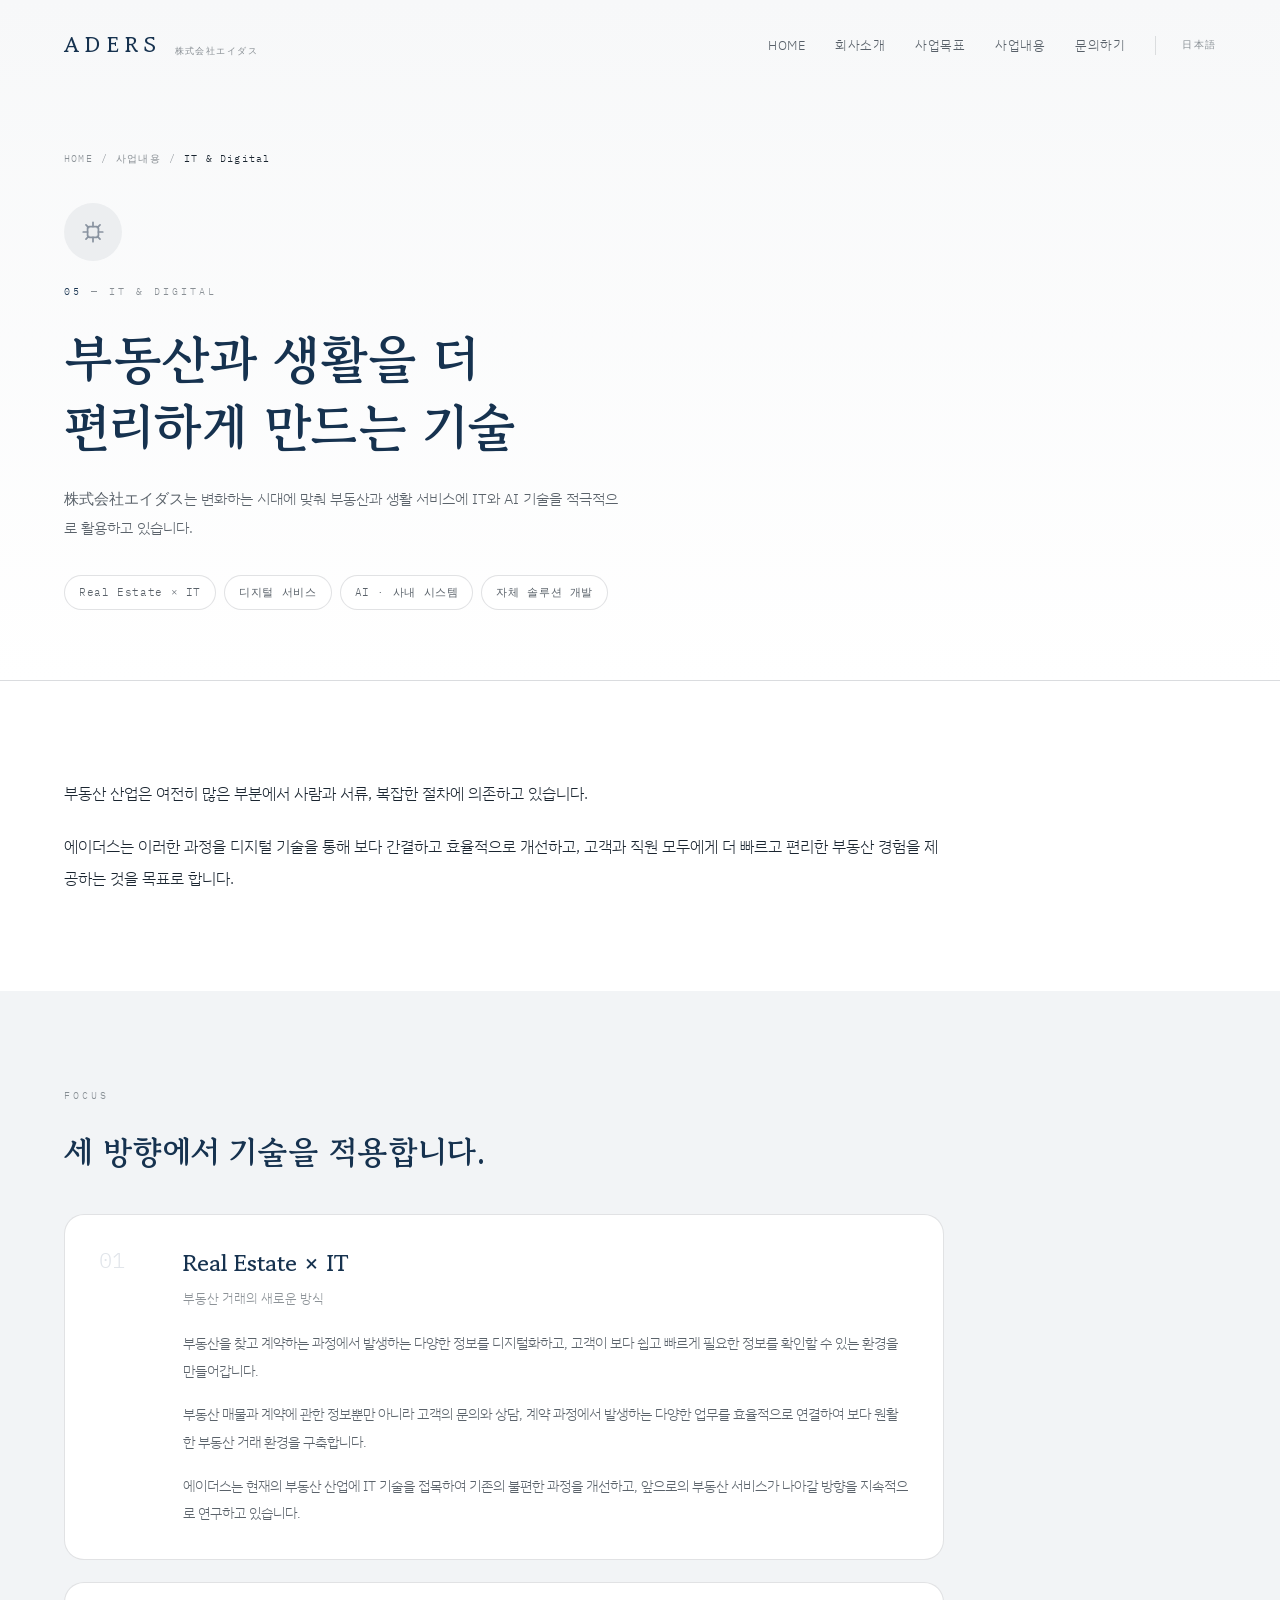
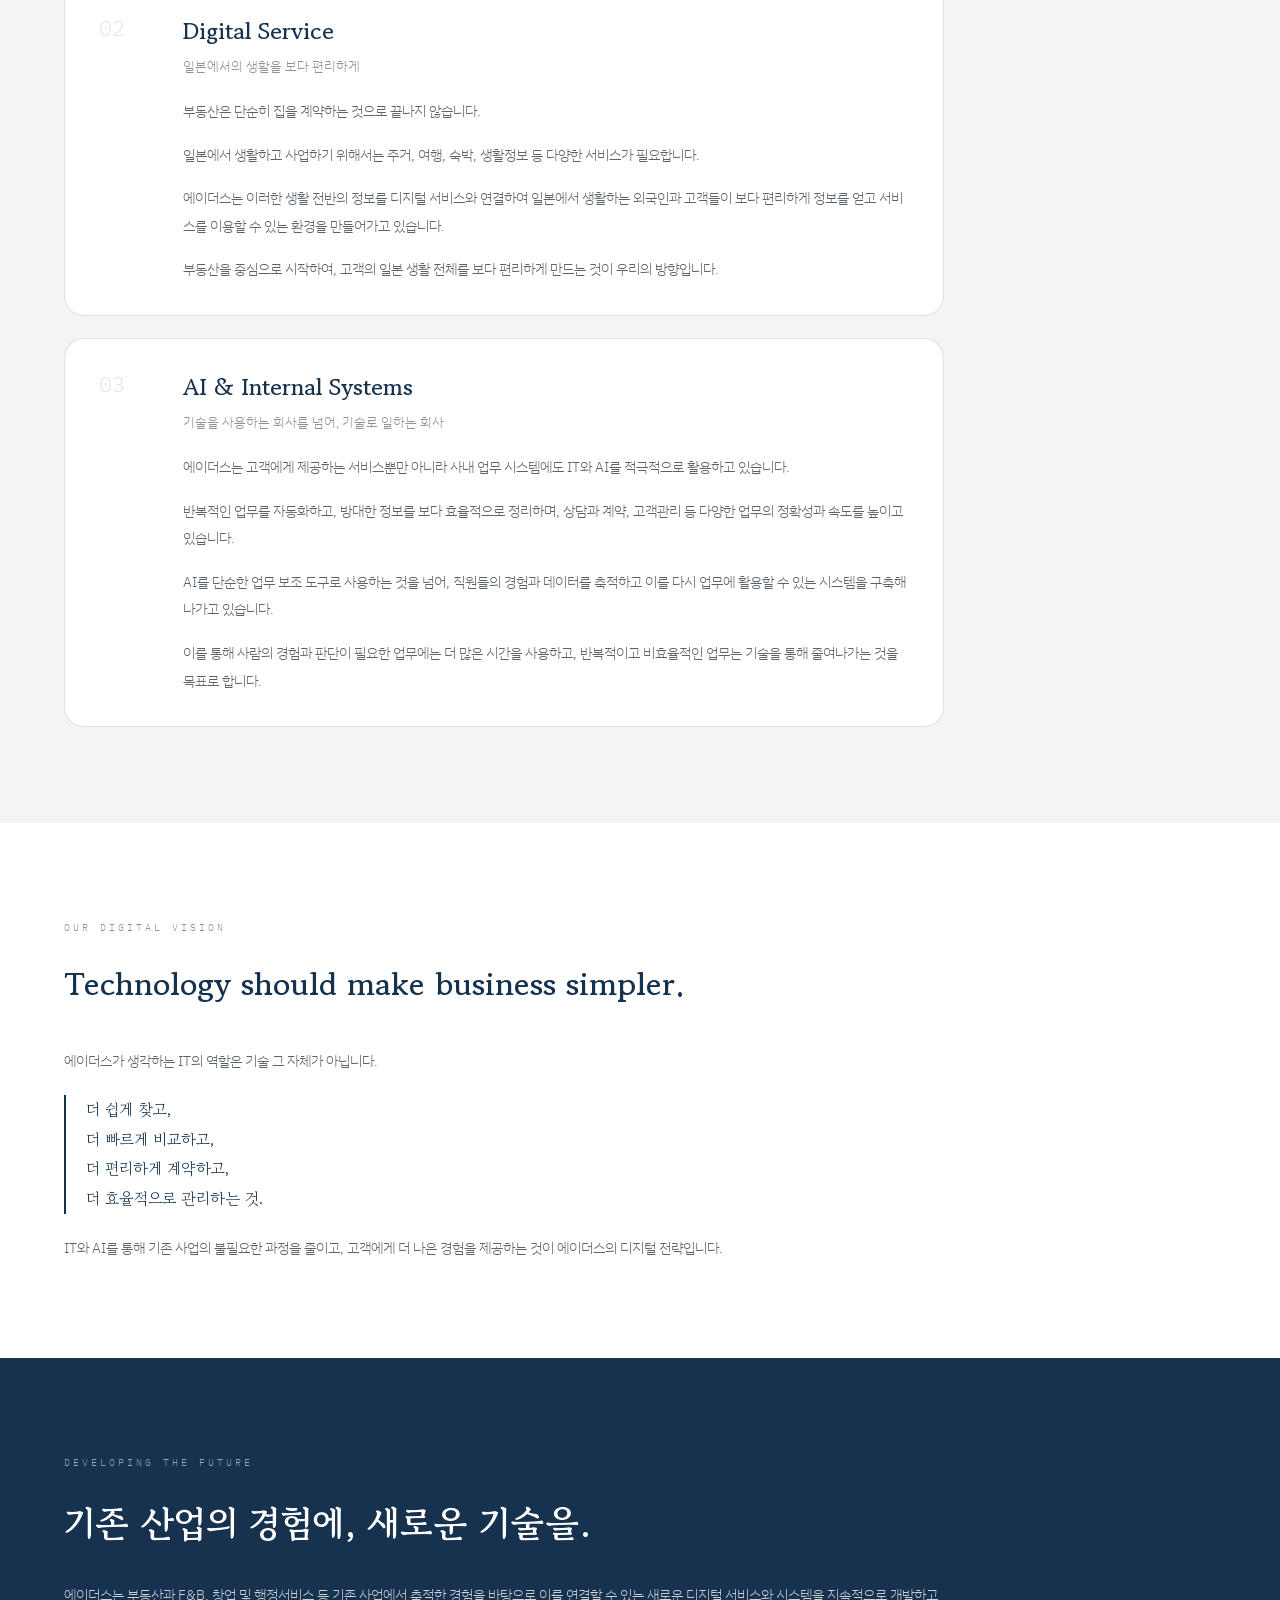
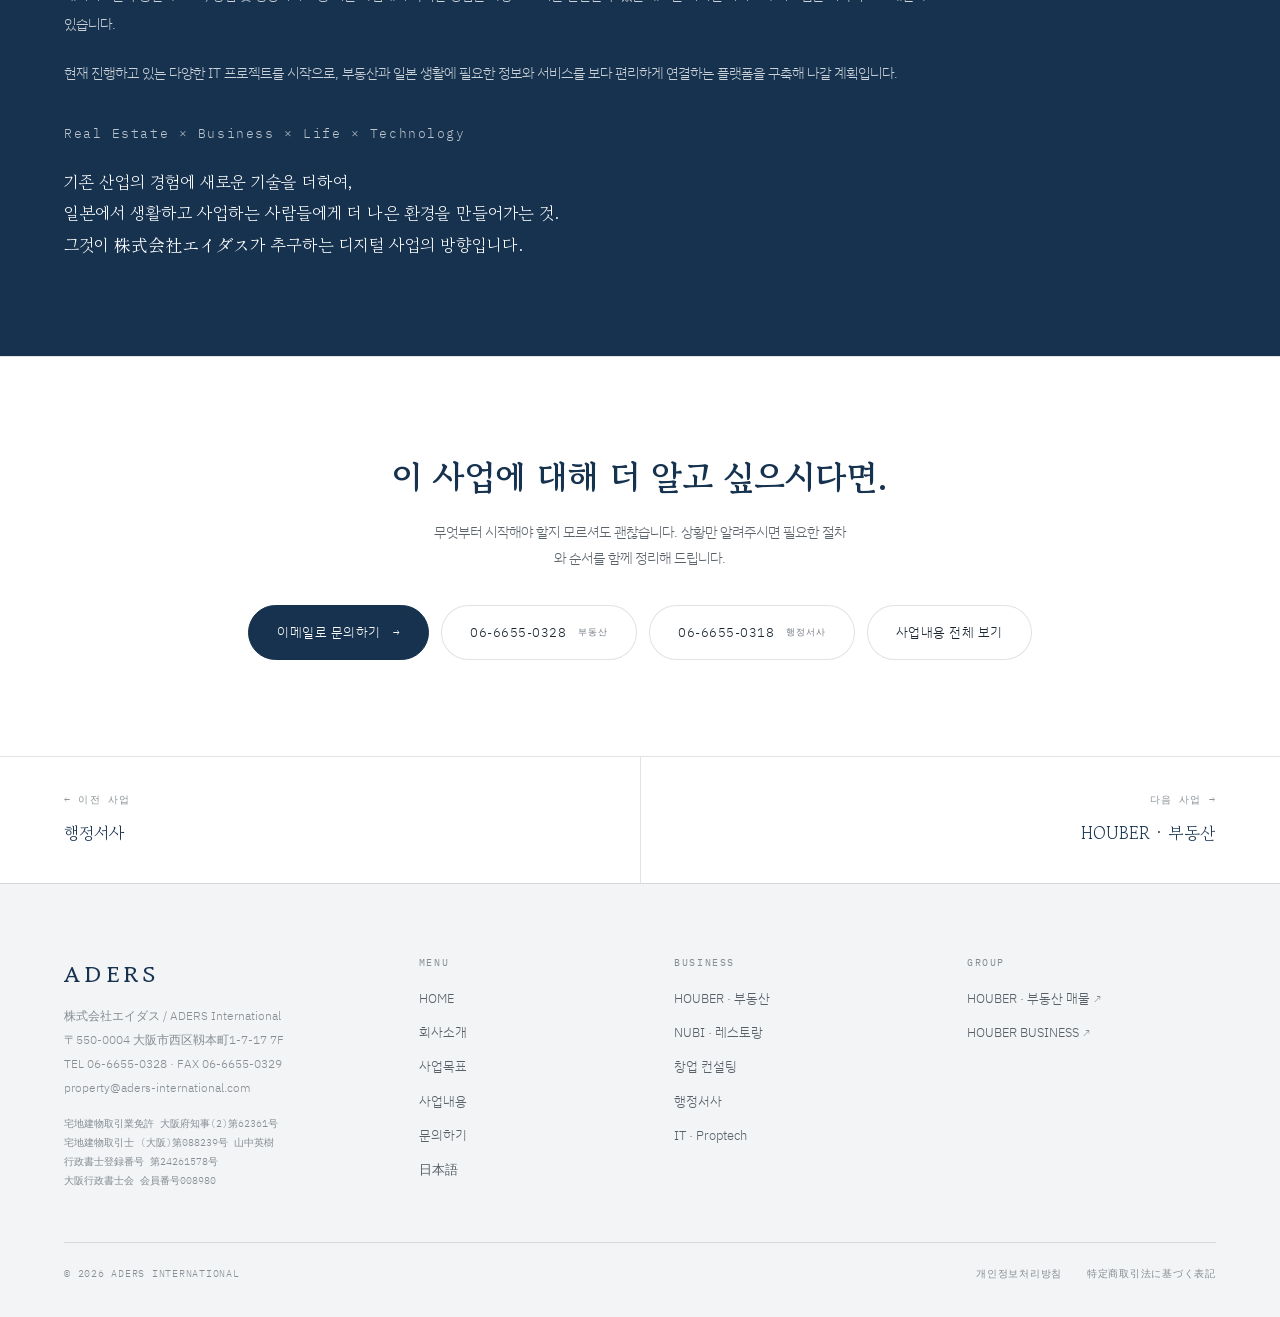
<file: business/it.html>
<!DOCTYPE html>
<!--
  ============================================================================
  ADERS INTERNATIONAL — 사업 상세 페이지 (05. IT &amp; DIGITAL) / 한국어
  ----------------------------------------------------------------------------
  · 이 파일은 business/ 폴더 안에 있으므로 CSS·JS 경로 앞에 ../ 가 붙습니다.
  · 디자인은 공통 스타일시트의 "19. 사업 상세 페이지" 항목에서 관리합니다.
  · 같은 내용의 반대 언어 페이지 → ../ja/business/it.html
    (한쪽을 고치면 다른 쪽도 함께 고쳐주세요)
  ============================================================================
-->
<html lang="ko" class="no-js">
<head>
<meta charset="utf-8">
<meta name="viewport" content="width=device-width, initial-scale=1">
<script>document.documentElement.className = 'js';</script>

<!-- [수정] 실제 도메인이 다르면 canonical / alternate / og:url 을 모두 바꿔주세요. -->
<title>IT &amp; Digital｜부동산과 생활을 더 편리하게 만드는 기술 — ADERS INTERNATIONAL</title>
<meta name="description" content="부동산 거래의 디지털화, 일본 생활을 위한 디지털 서비스, 사내 업무의 AI 활용까지. 기존 사업의 불필요한 과정을 줄이는 것이 에이더스의 디지털 전략입니다.">

<link rel="canonical" href="https://houber-site.w8st5tywbc.workers.dev/business/it.html">
<link rel="alternate" hreflang="ko" href="https://houber-site.w8st5tywbc.workers.dev/business/it.html">
<link rel="alternate" hreflang="ja" href="https://houber-site.w8st5tywbc.workers.dev/ja/business/it.html">
<link rel="alternate" hreflang="x-default" href="https://houber-site.w8st5tywbc.workers.dev/business/it.html">

<meta property="og:type" content="article">
<meta property="og:locale" content="ko_KR">
<meta property="og:site_name" content="ADERS INTERNATIONAL">
<meta property="og:title" content="IT &amp; Digital｜부동산과 생활을 더 편리하게 만드는 기술 — ADERS INTERNATIONAL">
<meta property="og:description" content="부동산 거래의 디지털화, 일본 생활을 위한 디지털 서비스, 사내 업무의 AI 활용까지. 기존 사업의 불필요한 과정을 줄이는 것이 에이더스의 디지털 전략입니다.">
<meta property="og:url" content="https://houber-site.w8st5tywbc.workers.dev/business/it.html">
<meta name="twitter:card" content="summary_large_image">

<link rel="icon" href="../favicon.svg" type="image/svg+xml">

<link rel="preconnect" href="https://fonts.googleapis.com">
<link rel="preconnect" href="https://fonts.gstatic.com" crossorigin>
<link href="https://fonts.googleapis.com/css2?family=Gowun+Batang:wght@400;700&family=Shippori+Mincho:wght@400;500;600&family=IBM+Plex+Sans+KR:wght@300;400;500;600&family=IBM+Plex+Mono:wght@400;500&display=swap" rel="stylesheet">

<!-- 메인 페이지와 같은 스타일·스크립트를 함께 사용합니다 -->
<link rel="stylesheet" href="../assets/css/style.css?v=20260828b">
<script src="../assets/js/main.js?v=20260828b" defer></script>
</head>

<body>

<a class="skip-link" href="#main">본문으로 바로가기</a>


<!-- ==========================================================================
     헤더 — 메인 페이지와 동일하되, 링크가 상위 폴더를 가리킵니다.
     ========================================================================== -->
<header class="site-header">

  <a class="brand" href="../index.html">
    <span class="brand__name">ADERS</span>
    <span class="brand__sub">株式会社エイダス</span>
  </a>

  <nav class="site-nav" aria-label="주 메뉴">
    <a class="site-nav__link" href="../index.html">HOME</a>
    <a class="site-nav__link" href="../index.html#about">회사소개</a>
    <a class="site-nav__link" href="../index.html#goal">사업목표</a>

    <div class="has-dropdown">
      <a class="site-nav__link" href="../index.html#business">사업내용</a>
      <div class="dropdown">
        <ul class="dropdown__list">
          <li><a class="dropdown__link" href="houber.html"><span class="dropdown__num">01</span>HOUBER · 부동산</a></li>
          <li><a class="dropdown__link" href="nubi.html"><span class="dropdown__num">02</span>NUBI · 레스토랑</a></li>
          <li><a class="dropdown__link" href="startup.html"><span class="dropdown__num">03</span>창업 컨설팅</a></li>
          <li><a class="dropdown__link" href="legal.html"><span class="dropdown__num">04</span>행정서사</a></li>
          <li><a class="dropdown__link" href="it.html"><span class="dropdown__num">05</span>IT · Proptech</a></li>
        </ul>
      </div>
    </div>

    <a class="site-nav__link" href="../index.html#contact">문의하기</a>
    <a class="site-nav__lang" href="../ja/business/it.html" lang="ja" hreflang="ja">日本語</a>
  </nav>

  <button class="menu-toggle" type="button" aria-label="메뉴 열기" aria-expanded="false" aria-controls="mobile-menu">
    <span class="menu-toggle__bar"></span>
    <span class="menu-toggle__bar"></span>
  </button>

</header>


<!-- 모바일 메뉴 -->
<nav class="mobile-menu" id="mobile-menu" aria-label="모바일 메뉴">
  <a class="mobile-menu__link" href="../index.html">홈</a>
  <a class="mobile-menu__link" href="../index.html#about">회사소개</a>
  <a class="mobile-menu__link" href="../index.html#goal">사업목표</a>
  <a class="mobile-menu__link" href="../index.html#business">사업내용</a>
  <a class="mobile-menu__link" href="../index.html#contact">문의하기</a>

  <div class="mobile-menu__footer">
    <a class="btn btn--primary" href="../index.html#contact">문의하기 <span class="btn__arrow">&rarr;</span></a>
    <a class="btn" href="../ja/business/it.html" lang="ja" hreflang="ja">日本語</a>
  </div>
</nav>


<main id="main">

<!-- ==========================================================================
     여기서부터 </article> 까지가 "본문"입니다.
     메인 페이지의 "자세히 보기" 팝업은 이 article 안쪽만 그대로 가져다 씁니다.
     (assets/js/main.js 의 4번 항목 참고)
     따라서 이 안에는 헤더·푸터·이전다음 같은 페이지 전용 요소를 넣지 마세요.
     ========================================================================== -->
<article id="biz-detail" class="biz-detail" data-accent="steel">

  <!-- ========================================================================
       머리 — 번호 · 제목 · 한 문단 요약 · 키워드
       ======================================================================== -->
  <section class="detail-hero" data-accent="steel">
    <div class="detail-hero__inner">

      <nav class="breadcrumb" aria-label="현재 위치">
        <a href="../index.html">HOME</a>
        <span aria-hidden="true">/</span>
        <a href="../index.html#business">사업내용</a>
        <span aria-hidden="true">/</span>
        <span aria-current="page">IT &amp; Digital</span>
      </nav>

      <div class="detail-hero__icon">
        <svg viewBox="0 0 24 24" aria-hidden="true"><rect x="7" y="7" width="10" height="10" rx="1.5"/><path d="M12 3v4M12 17v4M3 12h4M17 12h4M5.5 5.5l2.5 2.5M18.5 5.5 16 8M5.5 18.5 8 16M18.5 18.5 16 16"/></svg>
      </div>

      <span class="eyebrow"><span class="eyebrow__num">05</span> — IT &amp; DIGITAL</span>
      <h1 class="detail-hero__title" id="biz-detail-title">부동산과 생활을 더 편리하게 만드는 기술</h1>
      <p class="detail-hero__lead">株式会社エイダス는 변화하는 시대에 맞춰 부동산과 생활 서비스에 IT와 AI 기술을 적극적으로 활용하고 있습니다.</p>

      <!-- 키워드 — 이 사업의 핵심 항목 -->
      <ul class="detail-tags">
        <li>Real Estate × IT</li>
        <li>디지털 서비스</li>
        <li>AI · 사내 시스템</li>
        <li>자체 솔루션 개발</li>
      </ul>

      <!-- 사진을 넣고 싶다면 아래 주석을 풀고 파일을 assets/images/ 에 넣으세요.
      <img class="photo detail-hero__photo" src="../assets/images/biz-it.jpg"
           alt="" width="1200" height="600" loading="lazy">
      -->
    </div>
  </section>

  <!-- 개요 -->
  <section class="detail-section">
    <div class="detail-section__inner">
      <div class="detail-body detail-body--lead reveal">
        <p>부동산 산업은 여전히 많은 부분에서 사람과 서류, 복잡한 절차에 의존하고 있습니다.</p>
        <p>에이더스는 이러한 과정을 디지털 기술을 통해 보다 간결하고 효율적으로 개선하고, 고객과 직원 모두에게 더 빠르고 편리한 부동산 경험을 제공하는 것을 목표로 합니다.</p>
      </div>
    </div>
  </section>

  <!-- 세부 항목 -->
  <section class="detail-section detail-section--soft">
    <div class="detail-section__inner">
      <span class="eyebrow reveal">FOCUS</span>
      <h2 class="detail-block__title reveal reveal--1">세 방향에서 기술을 적용합니다.</h2>

      <div class="detail-list">
        <article class="detail-item reveal">
          <div class="detail-item__num">01</div>
          <div class="detail-item__body">
            <h3 class="detail-item__title">Real Estate × IT</h3>
            <p class="detail-item__sub">부동산 거래의 새로운 방식</p>
            <p>부동산을 찾고 계약하는 과정에서 발생하는 다양한 정보를 디지털화하고, 고객이 보다 쉽고 빠르게 필요한 정보를 확인할 수 있는 환경을 만들어갑니다.</p>
            <p>부동산 매물과 계약에 관한 정보뿐만 아니라 고객의 문의와 상담, 계약 과정에서 발생하는 다양한 업무를 효율적으로 연결하여 보다 원활한 부동산 거래 환경을 구축합니다.</p>
            <p>에이더스는 현재의 부동산 산업에 IT 기술을 접목하여 기존의 불편한 과정을 개선하고, 앞으로의 부동산 서비스가 나아갈 방향을 지속적으로 연구하고 있습니다.</p>
          </div>
        </article>

        <article class="detail-item reveal">
          <div class="detail-item__num">02</div>
          <div class="detail-item__body">
            <h3 class="detail-item__title">Digital Service</h3>
            <p class="detail-item__sub">일본에서의 생활을 보다 편리하게</p>
            <p>부동산은 단순히 집을 계약하는 것으로 끝나지 않습니다.</p>
            <p>일본에서 생활하고 사업하기 위해서는 주거, 여행, 숙박, 생활정보 등 다양한 서비스가 필요합니다.</p>
            <p>에이더스는 이러한 생활 전반의 정보를 디지털 서비스와 연결하여 일본에서 생활하는 외국인과 고객들이 보다 편리하게 정보를 얻고 서비스를 이용할 수 있는 환경을 만들어가고 있습니다.</p>
            <p>부동산을 중심으로 시작하여, 고객의 일본 생활 전체를 보다 편리하게 만드는 것이 우리의 방향입니다.</p>
          </div>
        </article>

        <article class="detail-item reveal">
          <div class="detail-item__num">03</div>
          <div class="detail-item__body">
            <h3 class="detail-item__title">AI &amp; Internal Systems</h3>
            <p class="detail-item__sub">기술을 사용하는 회사를 넘어, 기술로 일하는 회사</p>
            <p>에이더스는 고객에게 제공하는 서비스뿐만 아니라 사내 업무 시스템에도 IT와 AI를 적극적으로 활용하고 있습니다.</p>
            <p>반복적인 업무를 자동화하고, 방대한 정보를 보다 효율적으로 정리하며, 상담과 계약, 고객관리 등 다양한 업무의 정확성과 속도를 높이고 있습니다.</p>
            <p>AI를 단순한 업무 보조 도구로 사용하는 것을 넘어, 직원들의 경험과 데이터를 축적하고 이를 다시 업무에 활용할 수 있는 시스템을 구축해 나가고 있습니다.</p>
            <p>이를 통해 사람의 경험과 판단이 필요한 업무에는 더 많은 시간을 사용하고, 반복적이고 비효율적인 업무는 기술을 통해 줄여나가는 것을 목표로 합니다.</p>
          </div>
        </article>
      </div>
    </div>
  </section>

  <!-- 강조 단락: OUR DIGITAL VISION -->
  <section class="detail-section">
    <div class="detail-section__inner">
      <span class="eyebrow reveal">OUR DIGITAL VISION</span>
      <h2 class="detail-block__title reveal reveal--1">Technology should make business simpler.</h2>
      <div class="detail-body reveal reveal--2">
        <p>에이더스가 생각하는 IT의 역할은 기술 그 자체가 아닙니다.</p>
        <p class="detail-lines">
          <span>더 쉽게 찾고,</span>
          <span>더 빠르게 비교하고,</span>
          <span>더 편리하게 계약하고,</span>
          <span>더 효율적으로 관리하는 것.</span>
        </p>
        <p>IT와 AI를 통해 기존 사업의 불필요한 과정을 줄이고, 고객에게 더 나은 경험을 제공하는 것이 에이더스의 디지털 전략입니다.</p>
      </div>
    </div>
  </section>

  <!-- 마무리 단락 (네이비 배경) -->
  <section class="detail-section detail-approach">
    <div class="detail-section__inner">
      <span class="eyebrow reveal">DEVELOPING THE FUTURE</span>
      <h2 class="detail-approach__title reveal reveal--1">기존 산업의 경험에, 새로운 기술을.</h2>
      <div class="detail-body reveal reveal--2">
        <p>에이더스는 부동산과 F&amp;B, 창업 및 행정서비스 등 기존 사업에서 축적한 경험을 바탕으로 이를 연결할 수 있는 새로운 디지털 서비스와 시스템을 지속적으로 개발하고 있습니다.</p>
        <p>현재 진행하고 있는 다양한 IT 프로젝트를 시작으로, 부동산과 일본 생활에 필요한 정보와 서비스를 보다 편리하게 연결하는 플랫폼을 구축해 나갈 계획입니다.</p>
        <p class="detail-motto">Real Estate × Business × Life × Technology</p>
        <p class="detail-close">기존 산업의 경험에 새로운 기술을 더하여,<br>일본에서 생활하고 사업하는 사람들에게 더 나은 환경을 만들어가는 것.<br>그것이 株式会社エイダス가 추구하는 디지털 사업의 방향입니다.</p>
      </div>
    </div>
  </section>
</article>
  <!-- ↑ 팝업이 가져가는 본문은 여기까지입니다. -->


  <!-- ========================================================================
       문의 유도 (상세 페이지를 직접 열었을 때만 보입니다)
       ======================================================================== -->
  <section class="detail-section detail-cta">
    <div class="detail-section__inner">
      <h2 class="detail-cta__title reveal">이 사업에 대해 더 알고 싶으시다면.</h2>
      <p class="detail-cta__lead reveal reveal--1">무엇부터 시작해야 할지 모르셔도 괜찮습니다. 상황만 알려주시면 필요한 절차와 순서를 함께 정리해 드립니다.</p>

      <div class="contact-channels reveal reveal--2">
        <a class="btn btn--primary" href="mailto:property@aders-international.com">
          이메일로 문의하기 <span class="btn__arrow">&rarr;</span>
        </a>
        <a class="btn" href="tel:+81666550328">06-6655-0328 <span class="btn__tag">부동산</span></a>
        <a class="btn" href="tel:+81666550318">06-6655-0318 <span class="btn__tag">행정서사</span></a>
        <a class="btn" href="../index.html#business">사업내용 전체 보기</a>
      </div>
    </div>
  </section>


  <!-- 이전 / 다음 사업 -->
  <nav class="detail-nav" aria-label="사업내용">
    <a class="detail-nav__item detail-nav__item--prev" href="legal.html">
      <span class="detail-nav__label">&larr; 이전 사업</span>
      <span class="detail-nav__title">행정서사</span>
    </a>
    <a class="detail-nav__item detail-nav__item--next" href="houber.html">
      <span class="detail-nav__label">다음 사업 &rarr;</span>
      <span class="detail-nav__title">HOUBER · 부동산</span>
    </a>
  </nav>

</main>


<!-- ==========================================================================
     푸터 — 메인 페이지와 같은 내용입니다. 수정할 때는 함께 맞춰주세요.
     ========================================================================== -->
<footer class="site-footer">
  <div class="footer-grid">

    <div>
      <div class="footer__brand">ADERS</div>
      <address class="footer__address">
        株式会社エイダス / ADERS International<br>
        〒550-0004 大阪市西区靱本町1-7-17 7F<br>
        TEL <a href="tel:+81666550328">06-6655-0328</a> · FAX 06-6655-0329<br>
        <a href="mailto:property@aders-international.com">property@aders-international.com</a>
      </address>

      <!-- 담당자·번호가 바뀌면 모든 페이지에서 같은 값을 유지하세요. -->
      <div class="footer__license">
        宅地建物取引業免許 大阪府知事(2)第62361号<br>
        宅地建物取引士 (大阪)第088239号 山中英樹<br>
        行政書士登録番号 第24261578号<br>
        大阪行政書士会 会員番号008980
      </div>
    </div>

    <div>
      <h2 class="footer__heading">MENU</h2>
      <ul class="footer__list">
        <li><a href="../index.html">HOME</a></li>
        <li><a href="../index.html#about">회사소개</a></li>
        <li><a href="../index.html#goal">사업목표</a></li>
        <li><a href="../index.html#business">사업내용</a></li>
        <li><a href="../index.html#contact">문의하기</a></li>
        <li><a href="../ja/business/it.html" lang="ja" hreflang="ja">日本語</a></li>
      </ul>
    </div>

    <div>
      <h2 class="footer__heading">BUSINESS</h2>
      <ul class="footer__list">
        <li><a href="houber.html">HOUBER · 부동산</a></li>
        <li><a href="nubi.html">NUBI · 레스토랑</a></li>
        <li><a href="startup.html">창업 컨설팅</a></li>
        <li><a href="legal.html">행정서사</a></li>
        <li><a href="it.html">IT · Proptech</a></li>
      </ul>
    </div>

    <!-- 관계사 — HOUBER 의 두 서비스 사이트 -->
    <div>
      <h2 class="footer__heading">GROUP</h2>
      <ul class="footer__list">
        <li><a href="https://www.houber-home.com" target="_blank" rel="noopener">HOUBER · 부동산 매물<span class="visually-hidden"> (새 창에서 열림)</span></a></li>
        <li><a href="https://houber-business.com/ko/" target="_blank" rel="noopener">HOUBER BUSINESS<span class="visually-hidden"> (새 창에서 열림)</span></a></li>
      </ul>
    </div>

  </div>

  <div class="footer-bottom">
    <span>&copy; 2026 ADERS INTERNATIONAL</span>
    <!-- [수정] 각 정책 페이지를 만든 뒤 href 를 연결하세요. -->
    <span>
      <a href="#">개인정보처리방침</a>
      <a href="#" lang="ja">特定商取引法に基づく表記</a>
    </span>
  </div>
</footer>

</body>
</html>
</file>
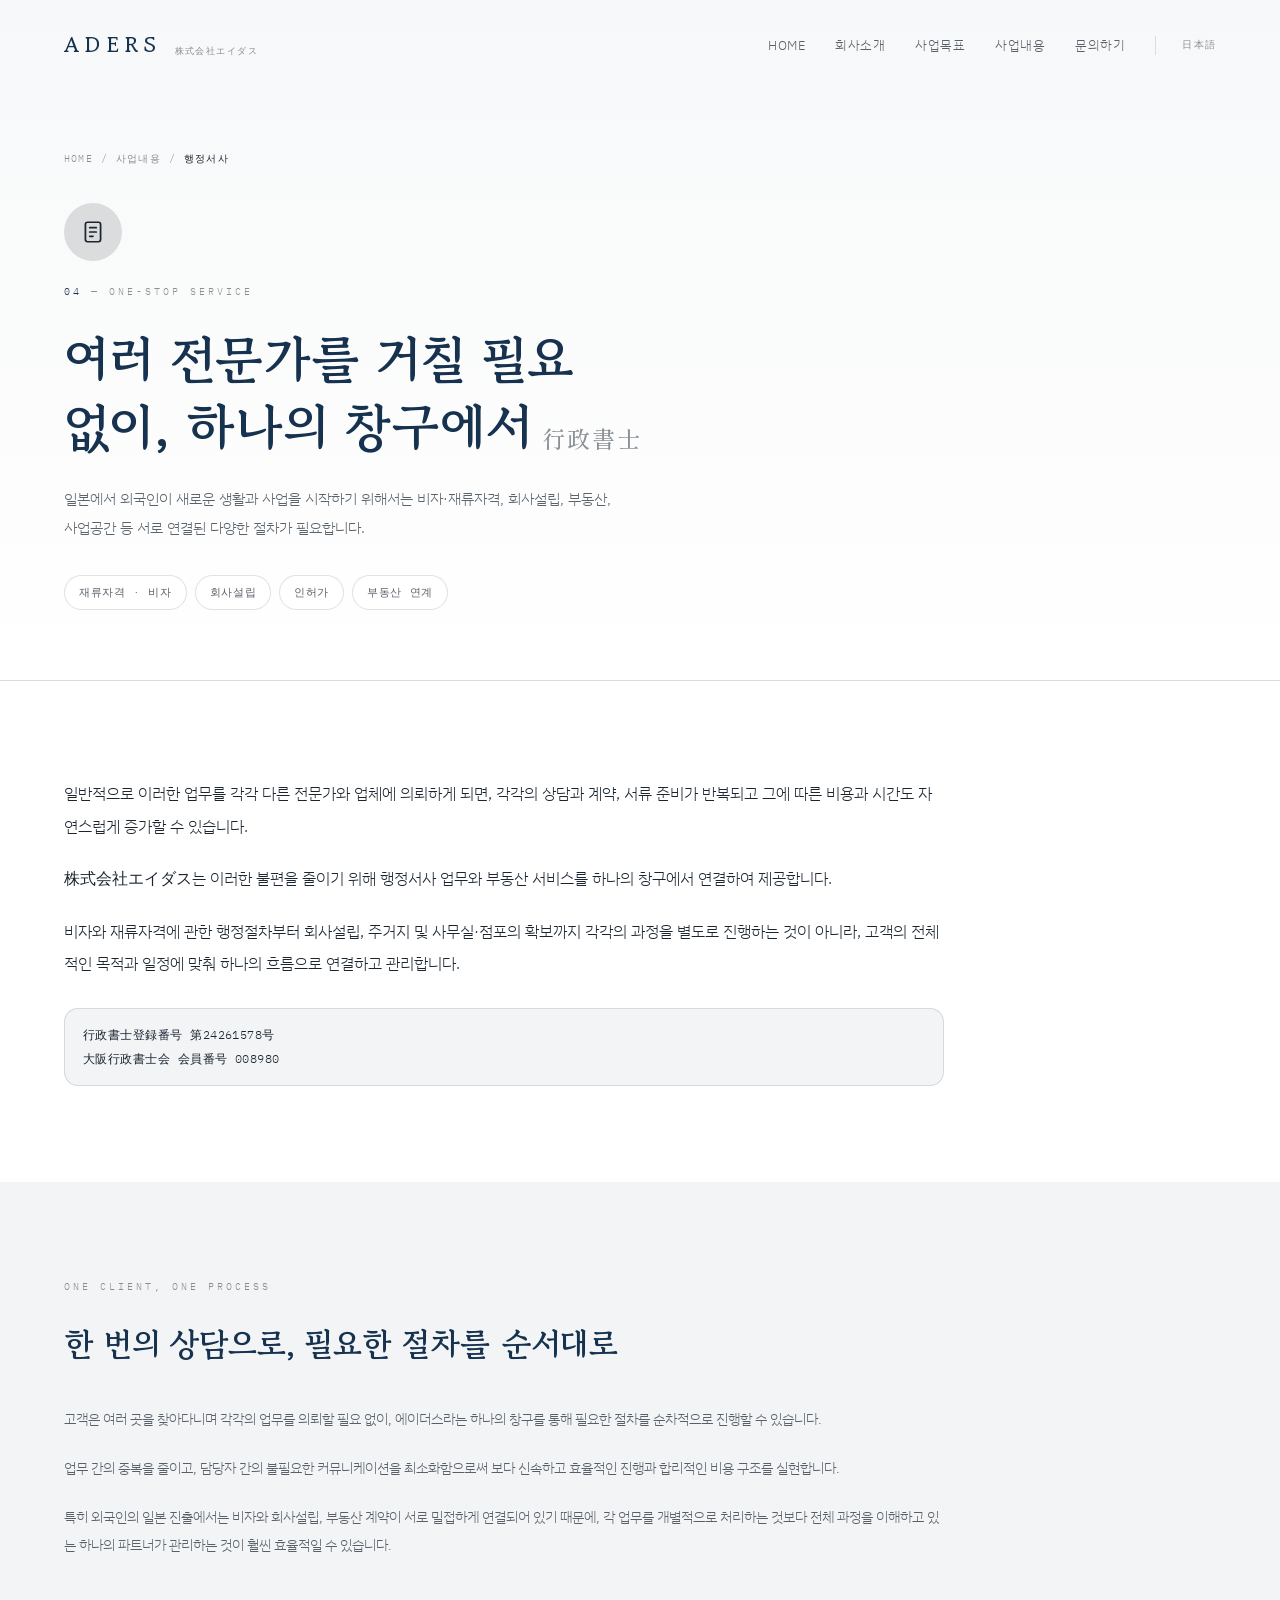
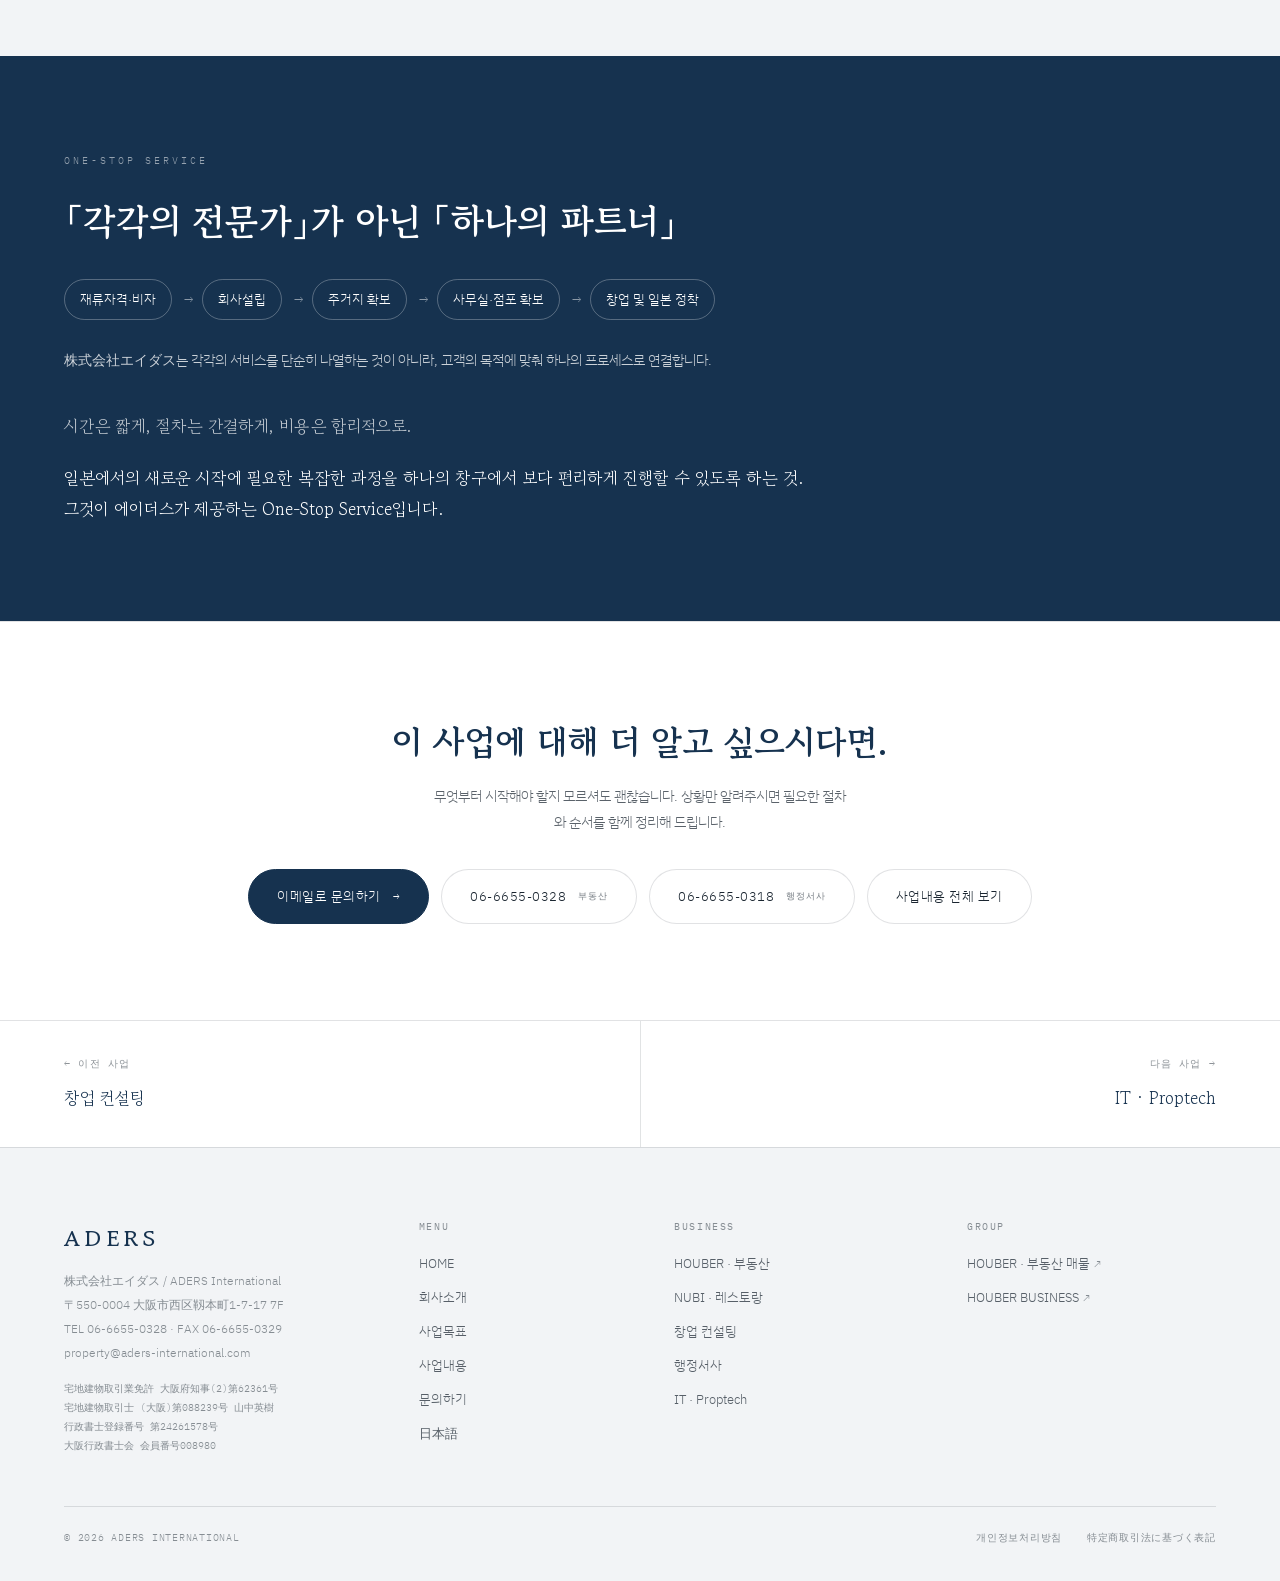
<file: business/legal.html>
<!DOCTYPE html>
<!--
  ============================================================================
  ADERS INTERNATIONAL — 사업 상세 페이지 (04. ONE-STOP SERVICE) / 한국어
  ----------------------------------------------------------------------------
  · 이 파일은 business/ 폴더 안에 있으므로 CSS·JS 경로 앞에 ../ 가 붙습니다.
  · 디자인은 공통 스타일시트의 "19. 사업 상세 페이지" 항목에서 관리합니다.
  · 같은 내용의 반대 언어 페이지 → ../ja/business/legal.html
    (한쪽을 고치면 다른 쪽도 함께 고쳐주세요)
  ============================================================================
-->
<html lang="ko" class="no-js">
<head>
<meta charset="utf-8">
<meta name="viewport" content="width=device-width, initial-scale=1">
<script>document.documentElement.className = 'js';</script>

<!-- [수정] 실제 도메인이 다르면 canonical / alternate / og:url 을 모두 바꿔주세요. -->
<title>행정서사 One-Stop Service｜비자·회사설립·부동산을 하나의 창구에서 — ADERS INTERNATIONAL</title>
<meta name="description" content="재류자격·비자, 회사설립, 주거지와 사무실·점포 확보까지. 행정서사 업무와 부동산 서비스를 하나의 창구에서 연결해 절차와 비용을 줄입니다.">

<link rel="canonical" href="https://houber-site.w8st5tywbc.workers.dev/business/legal.html">
<link rel="alternate" hreflang="ko" href="https://houber-site.w8st5tywbc.workers.dev/business/legal.html">
<link rel="alternate" hreflang="ja" href="https://houber-site.w8st5tywbc.workers.dev/ja/business/legal.html">
<link rel="alternate" hreflang="x-default" href="https://houber-site.w8st5tywbc.workers.dev/business/legal.html">

<meta property="og:type" content="article">
<meta property="og:locale" content="ko_KR">
<meta property="og:site_name" content="ADERS INTERNATIONAL">
<meta property="og:title" content="행정서사 One-Stop Service｜비자·회사설립·부동산을 하나의 창구에서 — ADERS INTERNATIONAL">
<meta property="og:description" content="재류자격·비자, 회사설립, 주거지와 사무실·점포 확보까지. 행정서사 업무와 부동산 서비스를 하나의 창구에서 연결해 절차와 비용을 줄입니다.">
<meta property="og:url" content="https://houber-site.w8st5tywbc.workers.dev/business/legal.html">
<meta name="twitter:card" content="summary_large_image">

<link rel="icon" href="../favicon.svg" type="image/svg+xml">

<link rel="preconnect" href="https://fonts.googleapis.com">
<link rel="preconnect" href="https://fonts.gstatic.com" crossorigin>
<link href="https://fonts.googleapis.com/css2?family=Gowun+Batang:wght@400;700&family=Shippori+Mincho:wght@400;500;600&family=IBM+Plex+Sans+KR:wght@300;400;500;600&family=IBM+Plex+Mono:wght@400;500&display=swap" rel="stylesheet">

<!-- 메인 페이지와 같은 스타일·스크립트를 함께 사용합니다 -->
<link rel="stylesheet" href="../assets/css/style.css?v=20260828b">
<script src="../assets/js/main.js?v=20260828b" defer></script>
</head>

<body>

<a class="skip-link" href="#main">본문으로 바로가기</a>


<!-- ==========================================================================
     헤더 — 메인 페이지와 동일하되, 링크가 상위 폴더를 가리킵니다.
     ========================================================================== -->
<header class="site-header">

  <a class="brand" href="../index.html">
    <span class="brand__name">ADERS</span>
    <span class="brand__sub">株式会社エイダス</span>
  </a>

  <nav class="site-nav" aria-label="주 메뉴">
    <a class="site-nav__link" href="../index.html">HOME</a>
    <a class="site-nav__link" href="../index.html#about">회사소개</a>
    <a class="site-nav__link" href="../index.html#goal">사업목표</a>

    <div class="has-dropdown">
      <a class="site-nav__link" href="../index.html#business">사업내용</a>
      <div class="dropdown">
        <ul class="dropdown__list">
          <li><a class="dropdown__link" href="houber.html"><span class="dropdown__num">01</span>HOUBER · 부동산</a></li>
          <li><a class="dropdown__link" href="nubi.html"><span class="dropdown__num">02</span>NUBI · 레스토랑</a></li>
          <li><a class="dropdown__link" href="startup.html"><span class="dropdown__num">03</span>창업 컨설팅</a></li>
          <li><a class="dropdown__link" href="legal.html"><span class="dropdown__num">04</span>행정서사</a></li>
          <li><a class="dropdown__link" href="it.html"><span class="dropdown__num">05</span>IT · Proptech</a></li>
        </ul>
      </div>
    </div>

    <a class="site-nav__link" href="../index.html#contact">문의하기</a>
    <a class="site-nav__lang" href="../ja/business/legal.html" lang="ja" hreflang="ja">日本語</a>
  </nav>

  <button class="menu-toggle" type="button" aria-label="메뉴 열기" aria-expanded="false" aria-controls="mobile-menu">
    <span class="menu-toggle__bar"></span>
    <span class="menu-toggle__bar"></span>
  </button>

</header>


<!-- 모바일 메뉴 -->
<nav class="mobile-menu" id="mobile-menu" aria-label="모바일 메뉴">
  <a class="mobile-menu__link" href="../index.html">홈</a>
  <a class="mobile-menu__link" href="../index.html#about">회사소개</a>
  <a class="mobile-menu__link" href="../index.html#goal">사업목표</a>
  <a class="mobile-menu__link" href="../index.html#business">사업내용</a>
  <a class="mobile-menu__link" href="../index.html#contact">문의하기</a>

  <div class="mobile-menu__footer">
    <a class="btn btn--primary" href="../index.html#contact">문의하기 <span class="btn__arrow">&rarr;</span></a>
    <a class="btn" href="../ja/business/legal.html" lang="ja" hreflang="ja">日本語</a>
  </div>
</nav>


<main id="main">

<!-- ==========================================================================
     여기서부터 </article> 까지가 "본문"입니다.
     메인 페이지의 "자세히 보기" 팝업은 이 article 안쪽만 그대로 가져다 씁니다.
     (assets/js/main.js 의 4번 항목 참고)
     따라서 이 안에는 헤더·푸터·이전다음 같은 페이지 전용 요소를 넣지 마세요.
     ========================================================================== -->
<article id="biz-detail" class="biz-detail" data-accent="ink">

  <!-- ========================================================================
       머리 — 번호 · 제목 · 한 문단 요약 · 키워드
       ======================================================================== -->
  <section class="detail-hero" data-accent="ink">
    <div class="detail-hero__inner">

      <nav class="breadcrumb" aria-label="현재 위치">
        <a href="../index.html">HOME</a>
        <span aria-hidden="true">/</span>
        <a href="../index.html#business">사업내용</a>
        <span aria-hidden="true">/</span>
        <span aria-current="page">행정서사</span>
      </nav>

      <div class="detail-hero__icon">
        <svg viewBox="0 0 24 24" aria-hidden="true"><rect x="5" y="3" width="14" height="18" rx="2"/><path d="M9 8h6M9 12h6M9 16h3"/></svg>
      </div>

      <span class="eyebrow"><span class="eyebrow__num">04</span> — ONE-STOP SERVICE</span>
      <h1 class="detail-hero__title" id="biz-detail-title">여러 전문가를 거칠 필요 없이, 하나의 창구에서<span class="detail-hero__jp" lang="ja">行政書士</span></h1>
      <p class="detail-hero__lead">일본에서 외국인이 새로운 생활과 사업을 시작하기 위해서는 비자·재류자격, 회사설립, 부동산, 사업공간 등 서로 연결된 다양한 절차가 필요합니다.</p>

      <!-- 키워드 — 이 사업의 핵심 항목 -->
      <ul class="detail-tags">
        <li>재류자격 · 비자</li>
        <li>회사설립</li>
        <li>인허가</li>
        <li>부동산 연계</li>
      </ul>

      <!-- 사진을 넣고 싶다면 아래 주석을 풀고 파일을 assets/images/ 에 넣으세요.
      <img class="photo detail-hero__photo" src="../assets/images/biz-legal.jpg"
           alt="" width="1200" height="600" loading="lazy">
      -->
    </div>
  </section>

  <!-- 개요 -->
  <section class="detail-section">
    <div class="detail-section__inner">
      <div class="detail-body detail-body--lead reveal">
        <p>일반적으로 이러한 업무를 각각 다른 전문가와 업체에 의뢰하게 되면, 각각의 상담과 계약, 서류 준비가 반복되고 그에 따른 비용과 시간도 자연스럽게 증가할 수 있습니다.</p>
        <p>株式会社エイダス는 이러한 불편을 줄이기 위해 행정서사 업무와 부동산 서비스를 하나의 창구에서 연결하여 제공합니다.</p>
        <p>비자와 재류자격에 관한 행정절차부터 회사설립, 주거지 및 사무실·점포의 확보까지 각각의 과정을 별도로 진행하는 것이 아니라, 고객의 전체적인 목적과 일정에 맞춰 하나의 흐름으로 연결하고 관리합니다.</p>
        <p class="detail-note">行政書士登録番号 第24261578号<br>大阪行政書士会 会員番号 008980</p>
      </div>
    </div>
  </section>

  <!-- 강조 단락: ONE CLIENT, ONE PROCESS -->
  <section class="detail-section detail-section--soft">
    <div class="detail-section__inner">
      <span class="eyebrow reveal">ONE CLIENT, ONE PROCESS</span>
      <h2 class="detail-block__title reveal reveal--1">한 번의 상담으로, 필요한 절차를 순서대로</h2>
      <div class="detail-body reveal reveal--2">
        <p>고객은 여러 곳을 찾아다니며 각각의 업무를 의뢰할 필요 없이, 에이더스라는 하나의 창구를 통해 필요한 절차를 순차적으로 진행할 수 있습니다.</p>
        <p>업무 간의 중복을 줄이고, 담당자 간의 불필요한 커뮤니케이션을 최소화함으로써 보다 신속하고 효율적인 진행과 합리적인 비용 구조를 실현합니다.</p>
        <p>특히 외국인의 일본 진출에서는 비자와 회사설립, 부동산 계약이 서로 밀접하게 연결되어 있기 때문에, 각 업무를 개별적으로 처리하는 것보다 전체 과정을 이해하고 있는 하나의 파트너가 관리하는 것이 훨씬 효율적일 수 있습니다.</p>
      </div>
    </div>
  </section>

  <!-- 마무리 단락 (네이비 배경) -->
  <section class="detail-section detail-approach">
    <div class="detail-section__inner">
      <span class="eyebrow reveal">ONE-STOP SERVICE</span>
      <h2 class="detail-approach__title reveal reveal--1">「각각의 전문가」가 아닌 「하나의 파트너」</h2>
      <div class="detail-body reveal reveal--2">
        <!-- 진행 순서 — 항목을 늘리거나 줄여도 자동으로 줄바꿈됩니다 -->
        <ol class="detail-flow">
          <li>재류자격·비자</li>
          <li>회사설립</li>
          <li>주거지 확보</li>
          <li>사무실·점포 확보</li>
          <li>창업 및 일본 정착</li>
        </ol>
        <p>株式会社エイダス는 각각의 서비스를 단순히 나열하는 것이 아니라, 고객의 목적에 맞춰 하나의 프로세스로 연결합니다.</p>
        <p class="detail-motto detail-motto--text">시간은 짧게, 절차는 간결하게, 비용은 합리적으로.</p>
        <p class="detail-close">일본에서의 새로운 시작에 필요한 복잡한 과정을 하나의 창구에서 보다 편리하게 진행할 수 있도록 하는 것.<br>그것이 에이더스가 제공하는 One-Stop Service입니다.</p>
      </div>
    </div>
  </section>
</article>
  <!-- ↑ 팝업이 가져가는 본문은 여기까지입니다. -->


  <!-- ========================================================================
       문의 유도 (상세 페이지를 직접 열었을 때만 보입니다)
       ======================================================================== -->
  <section class="detail-section detail-cta">
    <div class="detail-section__inner">
      <h2 class="detail-cta__title reveal">이 사업에 대해 더 알고 싶으시다면.</h2>
      <p class="detail-cta__lead reveal reveal--1">무엇부터 시작해야 할지 모르셔도 괜찮습니다. 상황만 알려주시면 필요한 절차와 순서를 함께 정리해 드립니다.</p>

      <div class="contact-channels reveal reveal--2">
        <a class="btn btn--primary" href="mailto:property@aders-international.com">
          이메일로 문의하기 <span class="btn__arrow">&rarr;</span>
        </a>
        <a class="btn" href="tel:+81666550328">06-6655-0328 <span class="btn__tag">부동산</span></a>
        <a class="btn" href="tel:+81666550318">06-6655-0318 <span class="btn__tag">행정서사</span></a>
        <a class="btn" href="../index.html#business">사업내용 전체 보기</a>
      </div>
    </div>
  </section>


  <!-- 이전 / 다음 사업 -->
  <nav class="detail-nav" aria-label="사업내용">
    <a class="detail-nav__item detail-nav__item--prev" href="startup.html">
      <span class="detail-nav__label">&larr; 이전 사업</span>
      <span class="detail-nav__title">창업 컨설팅</span>
    </a>
    <a class="detail-nav__item detail-nav__item--next" href="it.html">
      <span class="detail-nav__label">다음 사업 &rarr;</span>
      <span class="detail-nav__title">IT · Proptech</span>
    </a>
  </nav>

</main>


<!-- ==========================================================================
     푸터 — 메인 페이지와 같은 내용입니다. 수정할 때는 함께 맞춰주세요.
     ========================================================================== -->
<footer class="site-footer">
  <div class="footer-grid">

    <div>
      <div class="footer__brand">ADERS</div>
      <address class="footer__address">
        株式会社エイダス / ADERS International<br>
        〒550-0004 大阪市西区靱本町1-7-17 7F<br>
        TEL <a href="tel:+81666550328">06-6655-0328</a> · FAX 06-6655-0329<br>
        <a href="mailto:property@aders-international.com">property@aders-international.com</a>
      </address>

      <!-- 담당자·번호가 바뀌면 모든 페이지에서 같은 값을 유지하세요. -->
      <div class="footer__license">
        宅地建物取引業免許 大阪府知事(2)第62361号<br>
        宅地建物取引士 (大阪)第088239号 山中英樹<br>
        行政書士登録番号 第24261578号<br>
        大阪行政書士会 会員番号008980
      </div>
    </div>

    <div>
      <h2 class="footer__heading">MENU</h2>
      <ul class="footer__list">
        <li><a href="../index.html">HOME</a></li>
        <li><a href="../index.html#about">회사소개</a></li>
        <li><a href="../index.html#goal">사업목표</a></li>
        <li><a href="../index.html#business">사업내용</a></li>
        <li><a href="../index.html#contact">문의하기</a></li>
        <li><a href="../ja/business/legal.html" lang="ja" hreflang="ja">日本語</a></li>
      </ul>
    </div>

    <div>
      <h2 class="footer__heading">BUSINESS</h2>
      <ul class="footer__list">
        <li><a href="houber.html">HOUBER · 부동산</a></li>
        <li><a href="nubi.html">NUBI · 레스토랑</a></li>
        <li><a href="startup.html">창업 컨설팅</a></li>
        <li><a href="legal.html">행정서사</a></li>
        <li><a href="it.html">IT · Proptech</a></li>
      </ul>
    </div>

    <!-- 관계사 — HOUBER 의 두 서비스 사이트 -->
    <div>
      <h2 class="footer__heading">GROUP</h2>
      <ul class="footer__list">
        <li><a href="https://www.houber-home.com" target="_blank" rel="noopener">HOUBER · 부동산 매물<span class="visually-hidden"> (새 창에서 열림)</span></a></li>
        <li><a href="https://houber-business.com/ko/" target="_blank" rel="noopener">HOUBER BUSINESS<span class="visually-hidden"> (새 창에서 열림)</span></a></li>
      </ul>
    </div>

  </div>

  <div class="footer-bottom">
    <span>&copy; 2026 ADERS INTERNATIONAL</span>
    <!-- [수정] 각 정책 페이지를 만든 뒤 href 를 연결하세요. -->
    <span>
      <a href="#">개인정보처리방침</a>
      <a href="#" lang="ja">特定商取引法に基づく表記</a>
    </span>
  </div>
</footer>

</body>
</html>
</file>
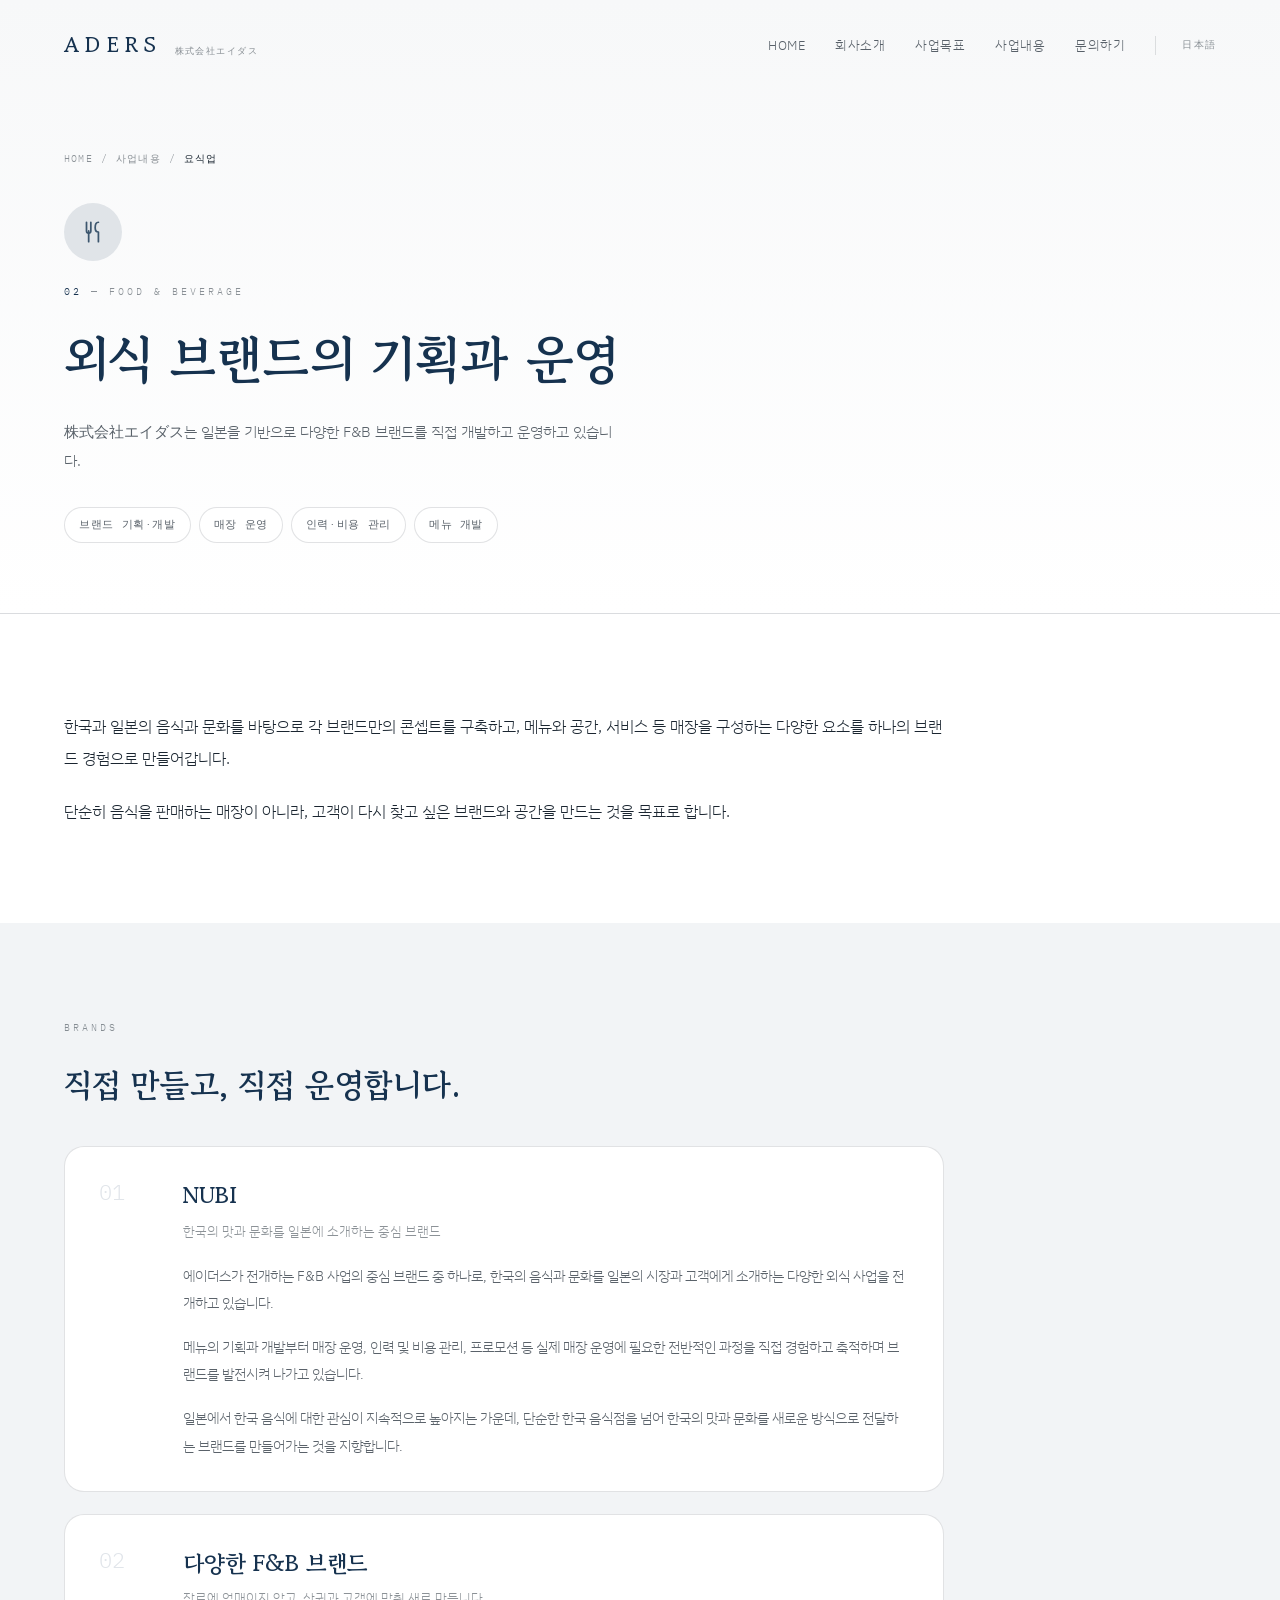
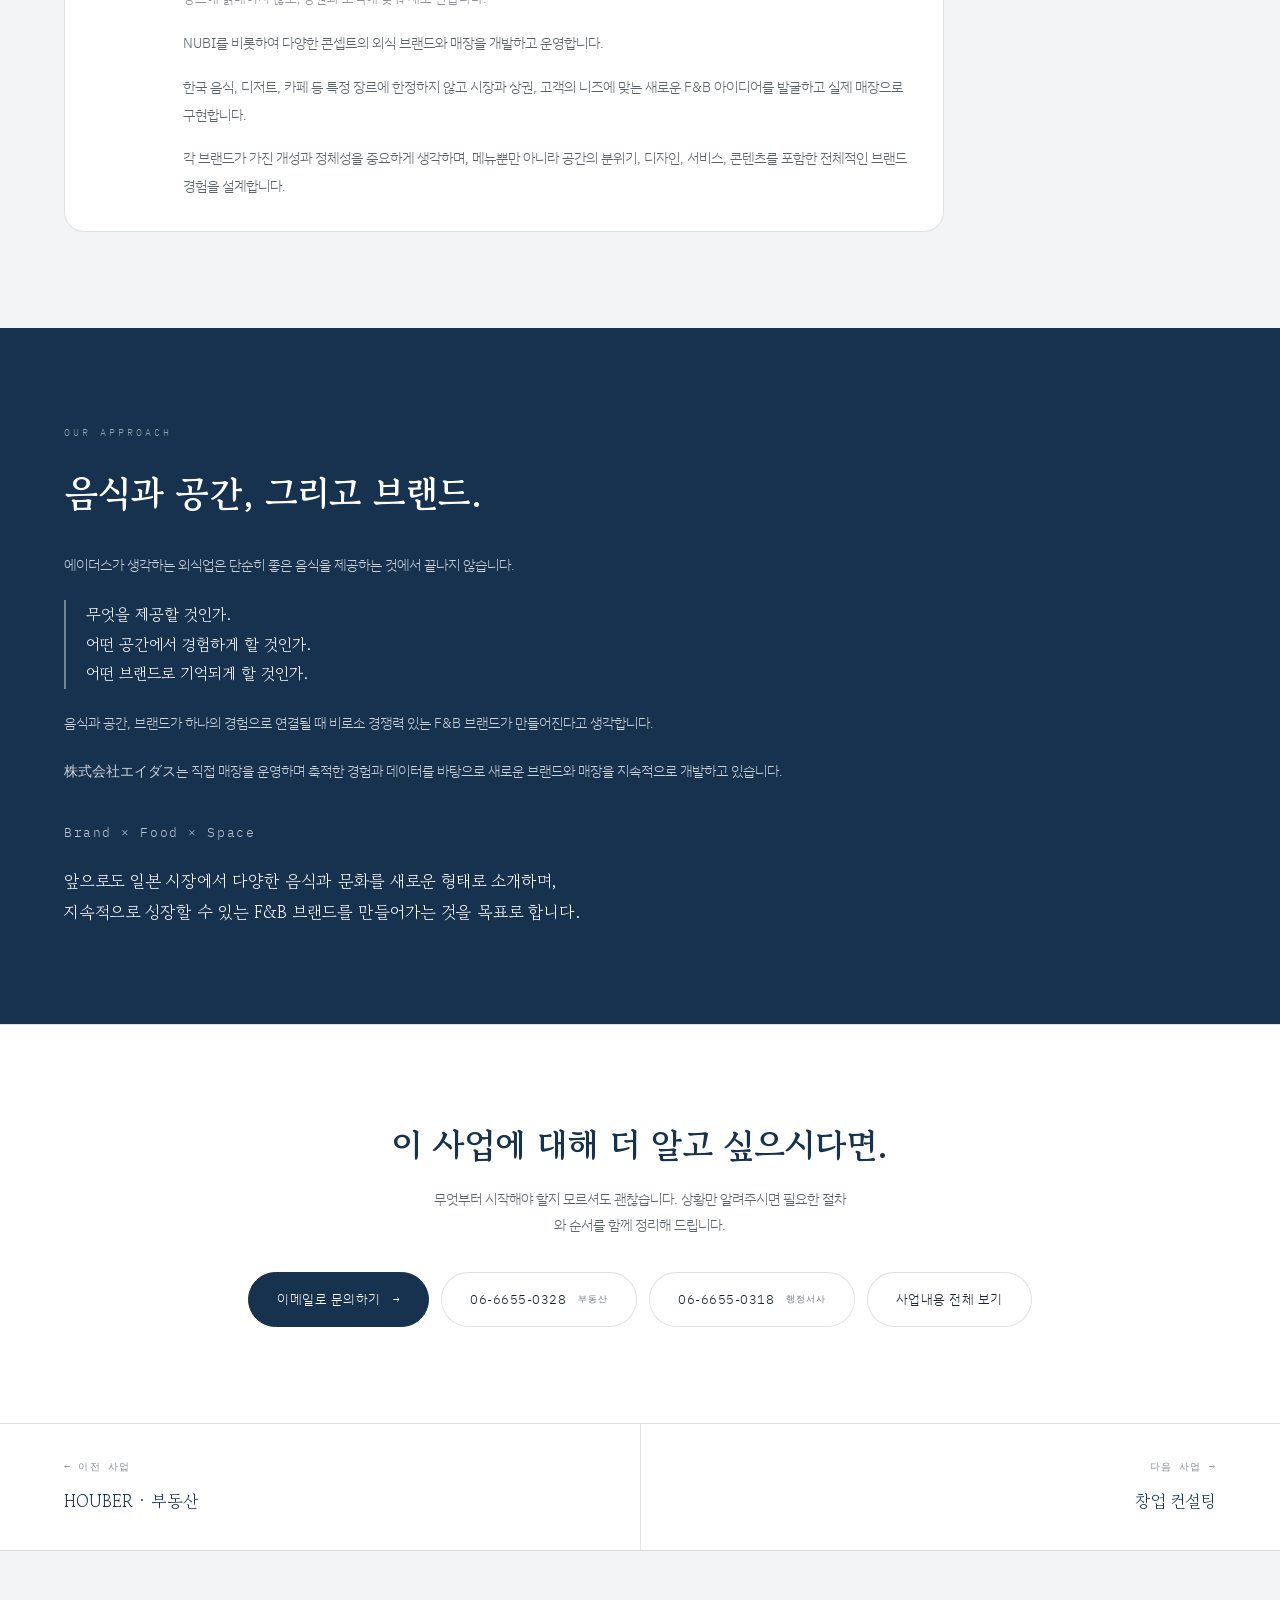
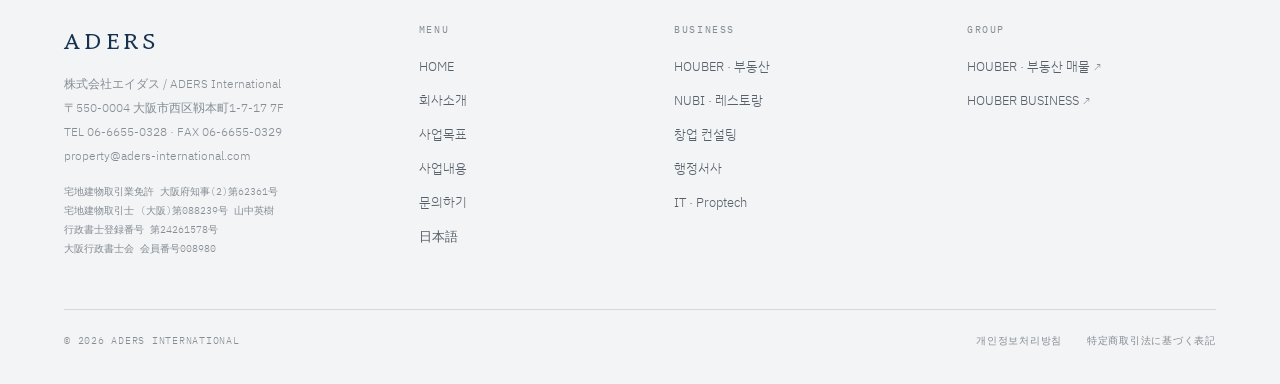
<file: business/nubi.html>
<!DOCTYPE html>
<!--
  ============================================================================
  ADERS INTERNATIONAL — 사업 상세 페이지 (02. FOOD &amp; BEVERAGE) / 한국어
  ----------------------------------------------------------------------------
  · 이 파일은 business/ 폴더 안에 있으므로 CSS·JS 경로 앞에 ../ 가 붙습니다.
  · 디자인은 공통 스타일시트의 "19. 사업 상세 페이지" 항목에서 관리합니다.
  · 같은 내용의 반대 언어 페이지 → ../ja/business/nubi.html
    (한쪽을 고치면 다른 쪽도 함께 고쳐주세요)
  ============================================================================
-->
<html lang="ko" class="no-js">
<head>
<meta charset="utf-8">
<meta name="viewport" content="width=device-width, initial-scale=1">
<script>document.documentElement.className = 'js';</script>

<!-- [수정] 실제 도메인이 다르면 canonical / alternate / og:url 을 모두 바꿔주세요. -->
<title>외식 브랜드의 기획과 운영｜NUBI — ADERS INTERNATIONAL</title>
<meta name="description" content="일본을 기반으로 NUBI를 비롯한 다양한 F&B 브랜드를 직접 개발하고 운영합니다. 메뉴 기획부터 매장 운영, 인력·비용 관리까지 브랜드 경험 전체를 설계합니다.">

<link rel="canonical" href="https://houber-site.w8st5tywbc.workers.dev/business/nubi.html">
<link rel="alternate" hreflang="ko" href="https://houber-site.w8st5tywbc.workers.dev/business/nubi.html">
<link rel="alternate" hreflang="ja" href="https://houber-site.w8st5tywbc.workers.dev/ja/business/nubi.html">
<link rel="alternate" hreflang="x-default" href="https://houber-site.w8st5tywbc.workers.dev/business/nubi.html">

<meta property="og:type" content="article">
<meta property="og:locale" content="ko_KR">
<meta property="og:site_name" content="ADERS INTERNATIONAL">
<meta property="og:title" content="외식 브랜드의 기획과 운영｜NUBI — ADERS INTERNATIONAL">
<meta property="og:description" content="일본을 기반으로 NUBI를 비롯한 다양한 F&B 브랜드를 직접 개발하고 운영합니다. 메뉴 기획부터 매장 운영, 인력·비용 관리까지 브랜드 경험 전체를 설계합니다.">
<meta property="og:url" content="https://houber-site.w8st5tywbc.workers.dev/business/nubi.html">
<meta name="twitter:card" content="summary_large_image">

<link rel="icon" href="../favicon.svg" type="image/svg+xml">

<link rel="preconnect" href="https://fonts.googleapis.com">
<link rel="preconnect" href="https://fonts.gstatic.com" crossorigin>
<link href="https://fonts.googleapis.com/css2?family=Gowun+Batang:wght@400;700&family=Shippori+Mincho:wght@400;500;600&family=IBM+Plex+Sans+KR:wght@300;400;500;600&family=IBM+Plex+Mono:wght@400;500&display=swap" rel="stylesheet">

<!-- 메인 페이지와 같은 스타일·스크립트를 함께 사용합니다 -->
<link rel="stylesheet" href="../assets/css/style.css?v=20260828b">
<script src="../assets/js/main.js?v=20260828b" defer></script>
</head>

<body>

<a class="skip-link" href="#main">본문으로 바로가기</a>


<!-- ==========================================================================
     헤더 — 메인 페이지와 동일하되, 링크가 상위 폴더를 가리킵니다.
     ========================================================================== -->
<header class="site-header">

  <a class="brand" href="../index.html">
    <span class="brand__name">ADERS</span>
    <span class="brand__sub">株式会社エイダス</span>
  </a>

  <nav class="site-nav" aria-label="주 메뉴">
    <a class="site-nav__link" href="../index.html">HOME</a>
    <a class="site-nav__link" href="../index.html#about">회사소개</a>
    <a class="site-nav__link" href="../index.html#goal">사업목표</a>

    <div class="has-dropdown">
      <a class="site-nav__link" href="../index.html#business">사업내용</a>
      <div class="dropdown">
        <ul class="dropdown__list">
          <li><a class="dropdown__link" href="houber.html"><span class="dropdown__num">01</span>HOUBER · 부동산</a></li>
          <li><a class="dropdown__link" href="nubi.html"><span class="dropdown__num">02</span>NUBI · 레스토랑</a></li>
          <li><a class="dropdown__link" href="startup.html"><span class="dropdown__num">03</span>창업 컨설팅</a></li>
          <li><a class="dropdown__link" href="legal.html"><span class="dropdown__num">04</span>행정서사</a></li>
          <li><a class="dropdown__link" href="it.html"><span class="dropdown__num">05</span>IT · Proptech</a></li>
        </ul>
      </div>
    </div>

    <a class="site-nav__link" href="../index.html#contact">문의하기</a>
    <a class="site-nav__lang" href="../ja/business/nubi.html" lang="ja" hreflang="ja">日本語</a>
  </nav>

  <button class="menu-toggle" type="button" aria-label="메뉴 열기" aria-expanded="false" aria-controls="mobile-menu">
    <span class="menu-toggle__bar"></span>
    <span class="menu-toggle__bar"></span>
  </button>

</header>


<!-- 모바일 메뉴 -->
<nav class="mobile-menu" id="mobile-menu" aria-label="모바일 메뉴">
  <a class="mobile-menu__link" href="../index.html">홈</a>
  <a class="mobile-menu__link" href="../index.html#about">회사소개</a>
  <a class="mobile-menu__link" href="../index.html#goal">사업목표</a>
  <a class="mobile-menu__link" href="../index.html#business">사업내용</a>
  <a class="mobile-menu__link" href="../index.html#contact">문의하기</a>

  <div class="mobile-menu__footer">
    <a class="btn btn--primary" href="../index.html#contact">문의하기 <span class="btn__arrow">&rarr;</span></a>
    <a class="btn" href="../ja/business/nubi.html" lang="ja" hreflang="ja">日本語</a>
  </div>
</nav>


<main id="main">

<!-- ==========================================================================
     여기서부터 </article> 까지가 "본문"입니다.
     메인 페이지의 "자세히 보기" 팝업은 이 article 안쪽만 그대로 가져다 씁니다.
     (assets/js/main.js 의 4번 항목 참고)
     따라서 이 안에는 헤더·푸터·이전다음 같은 페이지 전용 요소를 넣지 마세요.
     ========================================================================== -->
<article id="biz-detail" class="biz-detail" data-accent="blue">

  <!-- ========================================================================
       머리 — 번호 · 제목 · 한 문단 요약 · 키워드
       ======================================================================== -->
  <section class="detail-hero" data-accent="blue">
    <div class="detail-hero__inner">

      <nav class="breadcrumb" aria-label="현재 위치">
        <a href="../index.html">HOME</a>
        <span aria-hidden="true">/</span>
        <a href="../index.html#business">사업내용</a>
        <span aria-hidden="true">/</span>
        <span aria-current="page">요식업</span>
      </nav>

      <div class="detail-hero__icon">
        <svg viewBox="0 0 24 24" aria-hidden="true"><path d="M6 3v8a2 2 0 0 0 4 0V3"/><path d="M8 11v10"/><path d="M17 3c-2 0-3 2-3 5s1 4 3 4v9"/></svg>
      </div>

      <span class="eyebrow"><span class="eyebrow__num">02</span> — FOOD &amp; BEVERAGE</span>
      <h1 class="detail-hero__title" id="biz-detail-title">외식 브랜드의 기획과 운영</h1>
      <p class="detail-hero__lead">株式会社エイダス는 일본을 기반으로 다양한 F&amp;B 브랜드를 직접 개발하고 운영하고 있습니다.</p>

      <!-- 키워드 — 이 사업의 핵심 항목 -->
      <ul class="detail-tags">
        <li>브랜드 기획·개발</li>
        <li>매장 운영</li>
        <li>인력·비용 관리</li>
        <li>메뉴 개발</li>
      </ul>

      <!-- 사진을 넣고 싶다면 아래 주석을 풀고 파일을 assets/images/ 에 넣으세요.
      <img class="photo detail-hero__photo" src="../assets/images/biz-nubi.jpg"
           alt="" width="1200" height="600" loading="lazy">
      -->
    </div>
  </section>

  <!-- 개요 -->
  <section class="detail-section">
    <div class="detail-section__inner">
      <div class="detail-body detail-body--lead reveal">
        <p>한국과 일본의 음식과 문화를 바탕으로 각 브랜드만의 콘셉트를 구축하고, 메뉴와 공간, 서비스 등 매장을 구성하는 다양한 요소를 하나의 브랜드 경험으로 만들어갑니다.</p>
        <p>단순히 음식을 판매하는 매장이 아니라, 고객이 다시 찾고 싶은 브랜드와 공간을 만드는 것을 목표로 합니다.</p>
      </div>
    </div>
  </section>

  <!-- 세부 항목 -->
  <section class="detail-section detail-section--soft">
    <div class="detail-section__inner">
      <span class="eyebrow reveal">BRANDS</span>
      <h2 class="detail-block__title reveal reveal--1">직접 만들고, 직접 운영합니다.</h2>

      <div class="detail-list">
        <article class="detail-item reveal">
          <div class="detail-item__num">01</div>
          <div class="detail-item__body">
            <h3 class="detail-item__title">NUBI</h3>
            <p class="detail-item__sub">한국의 맛과 문화를 일본에 소개하는 중심 브랜드</p>
            <p>에이더스가 전개하는 F&amp;B 사업의 중심 브랜드 중 하나로, 한국의 음식과 문화를 일본의 시장과 고객에게 소개하는 다양한 외식 사업을 전개하고 있습니다.</p>
            <p>메뉴의 기획과 개발부터 매장 운영, 인력 및 비용 관리, 프로모션 등 실제 매장 운영에 필요한 전반적인 과정을 직접 경험하고 축적하며 브랜드를 발전시켜 나가고 있습니다.</p>
            <p>일본에서 한국 음식에 대한 관심이 지속적으로 높아지는 가운데, 단순한 한국 음식점을 넘어 한국의 맛과 문화를 새로운 방식으로 전달하는 브랜드를 만들어가는 것을 지향합니다.</p>
          </div>
        </article>

        <article class="detail-item reveal">
          <div class="detail-item__num">02</div>
          <div class="detail-item__body">
            <h3 class="detail-item__title">다양한 F&amp;B 브랜드</h3>
            <p class="detail-item__sub">장르에 얽매이지 않고, 상권과 고객에 맞춰 새로 만듭니다.</p>
            <p>NUBI를 비롯하여 다양한 콘셉트의 외식 브랜드와 매장을 개발하고 운영합니다.</p>
            <p>한국 음식, 디저트, 카페 등 특정 장르에 한정하지 않고 시장과 상권, 고객의 니즈에 맞는 새로운 F&amp;B 아이디어를 발굴하고 실제 매장으로 구현합니다.</p>
            <p>각 브랜드가 가진 개성과 정체성을 중요하게 생각하며, 메뉴뿐만 아니라 공간의 분위기, 디자인, 서비스, 콘텐츠를 포함한 전체적인 브랜드 경험을 설계합니다.</p>
          </div>
        </article>
      </div>
    </div>
  </section>

  <!-- 마무리 단락 (네이비 배경) -->
  <section class="detail-section detail-approach">
    <div class="detail-section__inner">
      <span class="eyebrow reveal">OUR APPROACH</span>
      <h2 class="detail-approach__title reveal reveal--1">음식과 공간, 그리고 브랜드.</h2>
      <div class="detail-body reveal reveal--2">
        <p>에이더스가 생각하는 외식업은 단순히 좋은 음식을 제공하는 것에서 끝나지 않습니다.</p>
        <p class="detail-lines">
          <span>무엇을 제공할 것인가.</span>
          <span>어떤 공간에서 경험하게 할 것인가.</span>
          <span>어떤 브랜드로 기억되게 할 것인가.</span>
        </p>
        <p>음식과 공간, 브랜드가 하나의 경험으로 연결될 때 비로소 경쟁력 있는 F&amp;B 브랜드가 만들어진다고 생각합니다.</p>
        <p>株式会社エイダス는 직접 매장을 운영하며 축적한 경험과 데이터를 바탕으로 새로운 브랜드와 매장을 지속적으로 개발하고 있습니다.</p>
        <p class="detail-motto">Brand × Food × Space</p>
        <p class="detail-close">앞으로도 일본 시장에서 다양한 음식과 문화를 새로운 형태로 소개하며,<br>지속적으로 성장할 수 있는 F&amp;B 브랜드를 만들어가는 것을 목표로 합니다.</p>
      </div>
    </div>
  </section>
</article>
  <!-- ↑ 팝업이 가져가는 본문은 여기까지입니다. -->


  <!-- ========================================================================
       문의 유도 (상세 페이지를 직접 열었을 때만 보입니다)
       ======================================================================== -->
  <section class="detail-section detail-cta">
    <div class="detail-section__inner">
      <h2 class="detail-cta__title reveal">이 사업에 대해 더 알고 싶으시다면.</h2>
      <p class="detail-cta__lead reveal reveal--1">무엇부터 시작해야 할지 모르셔도 괜찮습니다. 상황만 알려주시면 필요한 절차와 순서를 함께 정리해 드립니다.</p>

      <div class="contact-channels reveal reveal--2">
        <a class="btn btn--primary" href="mailto:property@aders-international.com">
          이메일로 문의하기 <span class="btn__arrow">&rarr;</span>
        </a>
        <a class="btn" href="tel:+81666550328">06-6655-0328 <span class="btn__tag">부동산</span></a>
        <a class="btn" href="tel:+81666550318">06-6655-0318 <span class="btn__tag">행정서사</span></a>
        <a class="btn" href="../index.html#business">사업내용 전체 보기</a>
      </div>
    </div>
  </section>


  <!-- 이전 / 다음 사업 -->
  <nav class="detail-nav" aria-label="사업내용">
    <a class="detail-nav__item detail-nav__item--prev" href="houber.html">
      <span class="detail-nav__label">&larr; 이전 사업</span>
      <span class="detail-nav__title">HOUBER · 부동산</span>
    </a>
    <a class="detail-nav__item detail-nav__item--next" href="startup.html">
      <span class="detail-nav__label">다음 사업 &rarr;</span>
      <span class="detail-nav__title">창업 컨설팅</span>
    </a>
  </nav>

</main>


<!-- ==========================================================================
     푸터 — 메인 페이지와 같은 내용입니다. 수정할 때는 함께 맞춰주세요.
     ========================================================================== -->
<footer class="site-footer">
  <div class="footer-grid">

    <div>
      <div class="footer__brand">ADERS</div>
      <address class="footer__address">
        株式会社エイダス / ADERS International<br>
        〒550-0004 大阪市西区靱本町1-7-17 7F<br>
        TEL <a href="tel:+81666550328">06-6655-0328</a> · FAX 06-6655-0329<br>
        <a href="mailto:property@aders-international.com">property@aders-international.com</a>
      </address>

      <!-- 담당자·번호가 바뀌면 모든 페이지에서 같은 값을 유지하세요. -->
      <div class="footer__license">
        宅地建物取引業免許 大阪府知事(2)第62361号<br>
        宅地建物取引士 (大阪)第088239号 山中英樹<br>
        行政書士登録番号 第24261578号<br>
        大阪行政書士会 会員番号008980
      </div>
    </div>

    <div>
      <h2 class="footer__heading">MENU</h2>
      <ul class="footer__list">
        <li><a href="../index.html">HOME</a></li>
        <li><a href="../index.html#about">회사소개</a></li>
        <li><a href="../index.html#goal">사업목표</a></li>
        <li><a href="../index.html#business">사업내용</a></li>
        <li><a href="../index.html#contact">문의하기</a></li>
        <li><a href="../ja/business/nubi.html" lang="ja" hreflang="ja">日本語</a></li>
      </ul>
    </div>

    <div>
      <h2 class="footer__heading">BUSINESS</h2>
      <ul class="footer__list">
        <li><a href="houber.html">HOUBER · 부동산</a></li>
        <li><a href="nubi.html">NUBI · 레스토랑</a></li>
        <li><a href="startup.html">창업 컨설팅</a></li>
        <li><a href="legal.html">행정서사</a></li>
        <li><a href="it.html">IT · Proptech</a></li>
      </ul>
    </div>

    <!-- 관계사 — HOUBER 의 두 서비스 사이트 -->
    <div>
      <h2 class="footer__heading">GROUP</h2>
      <ul class="footer__list">
        <li><a href="https://www.houber-home.com" target="_blank" rel="noopener">HOUBER · 부동산 매물<span class="visually-hidden"> (새 창에서 열림)</span></a></li>
        <li><a href="https://houber-business.com/ko/" target="_blank" rel="noopener">HOUBER BUSINESS<span class="visually-hidden"> (새 창에서 열림)</span></a></li>
      </ul>
    </div>

  </div>

  <div class="footer-bottom">
    <span>&copy; 2026 ADERS INTERNATIONAL</span>
    <!-- [수정] 각 정책 페이지를 만든 뒤 href 를 연결하세요. -->
    <span>
      <a href="#">개인정보처리방침</a>
      <a href="#" lang="ja">特定商取引法に基づく表記</a>
    </span>
  </div>
</footer>

</body>
</html>
</file>
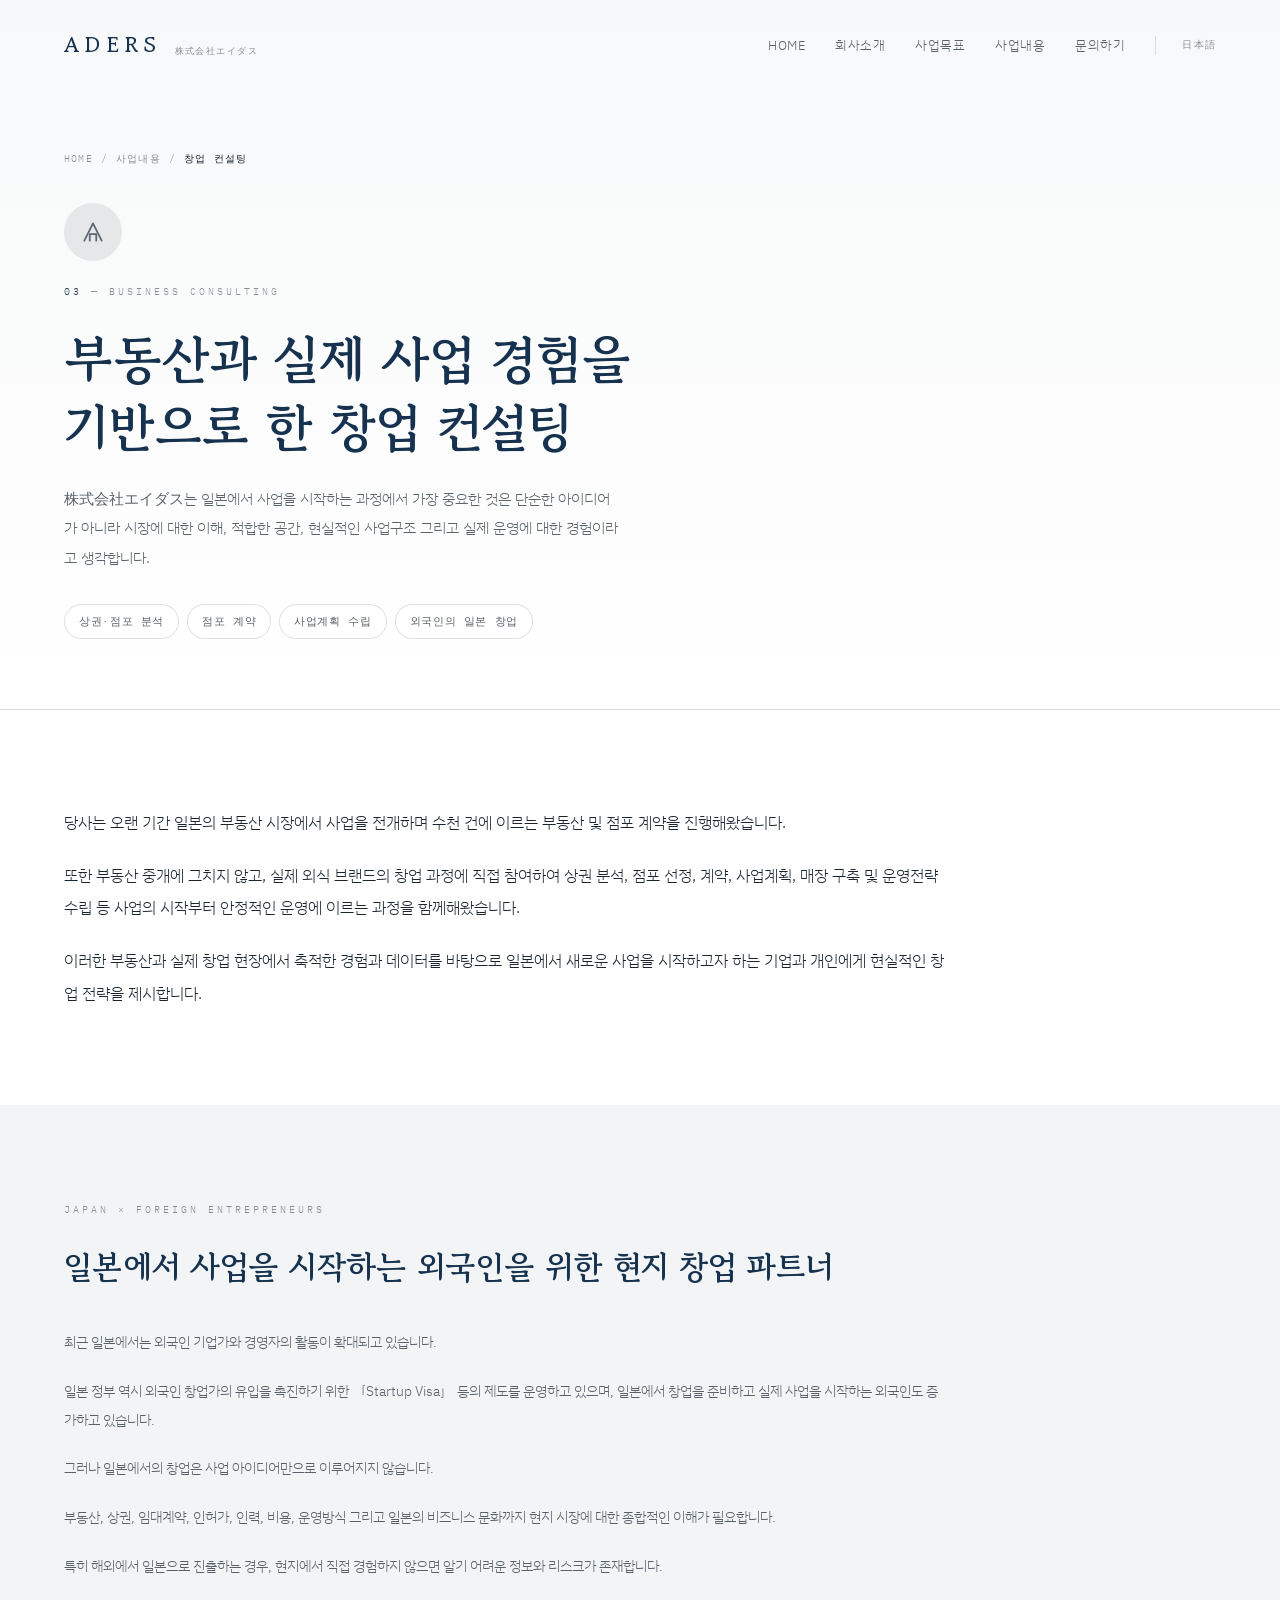
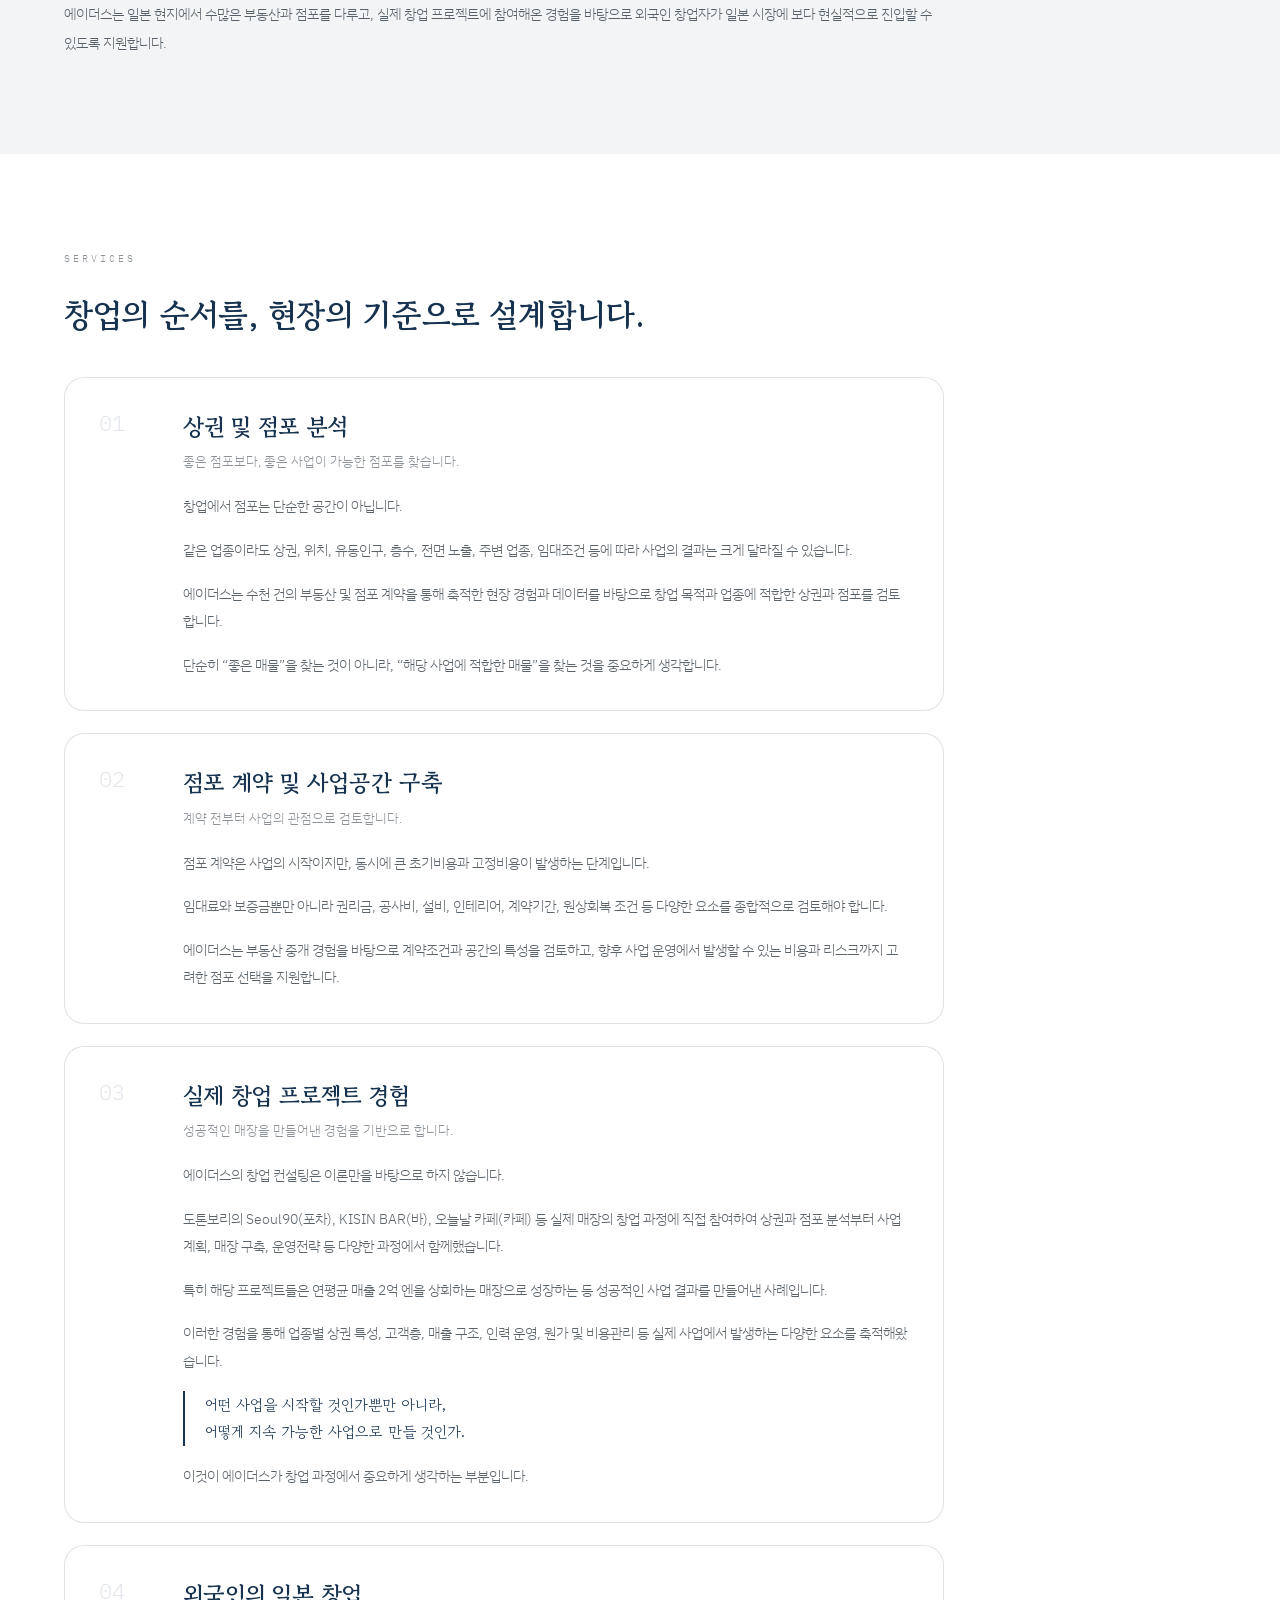
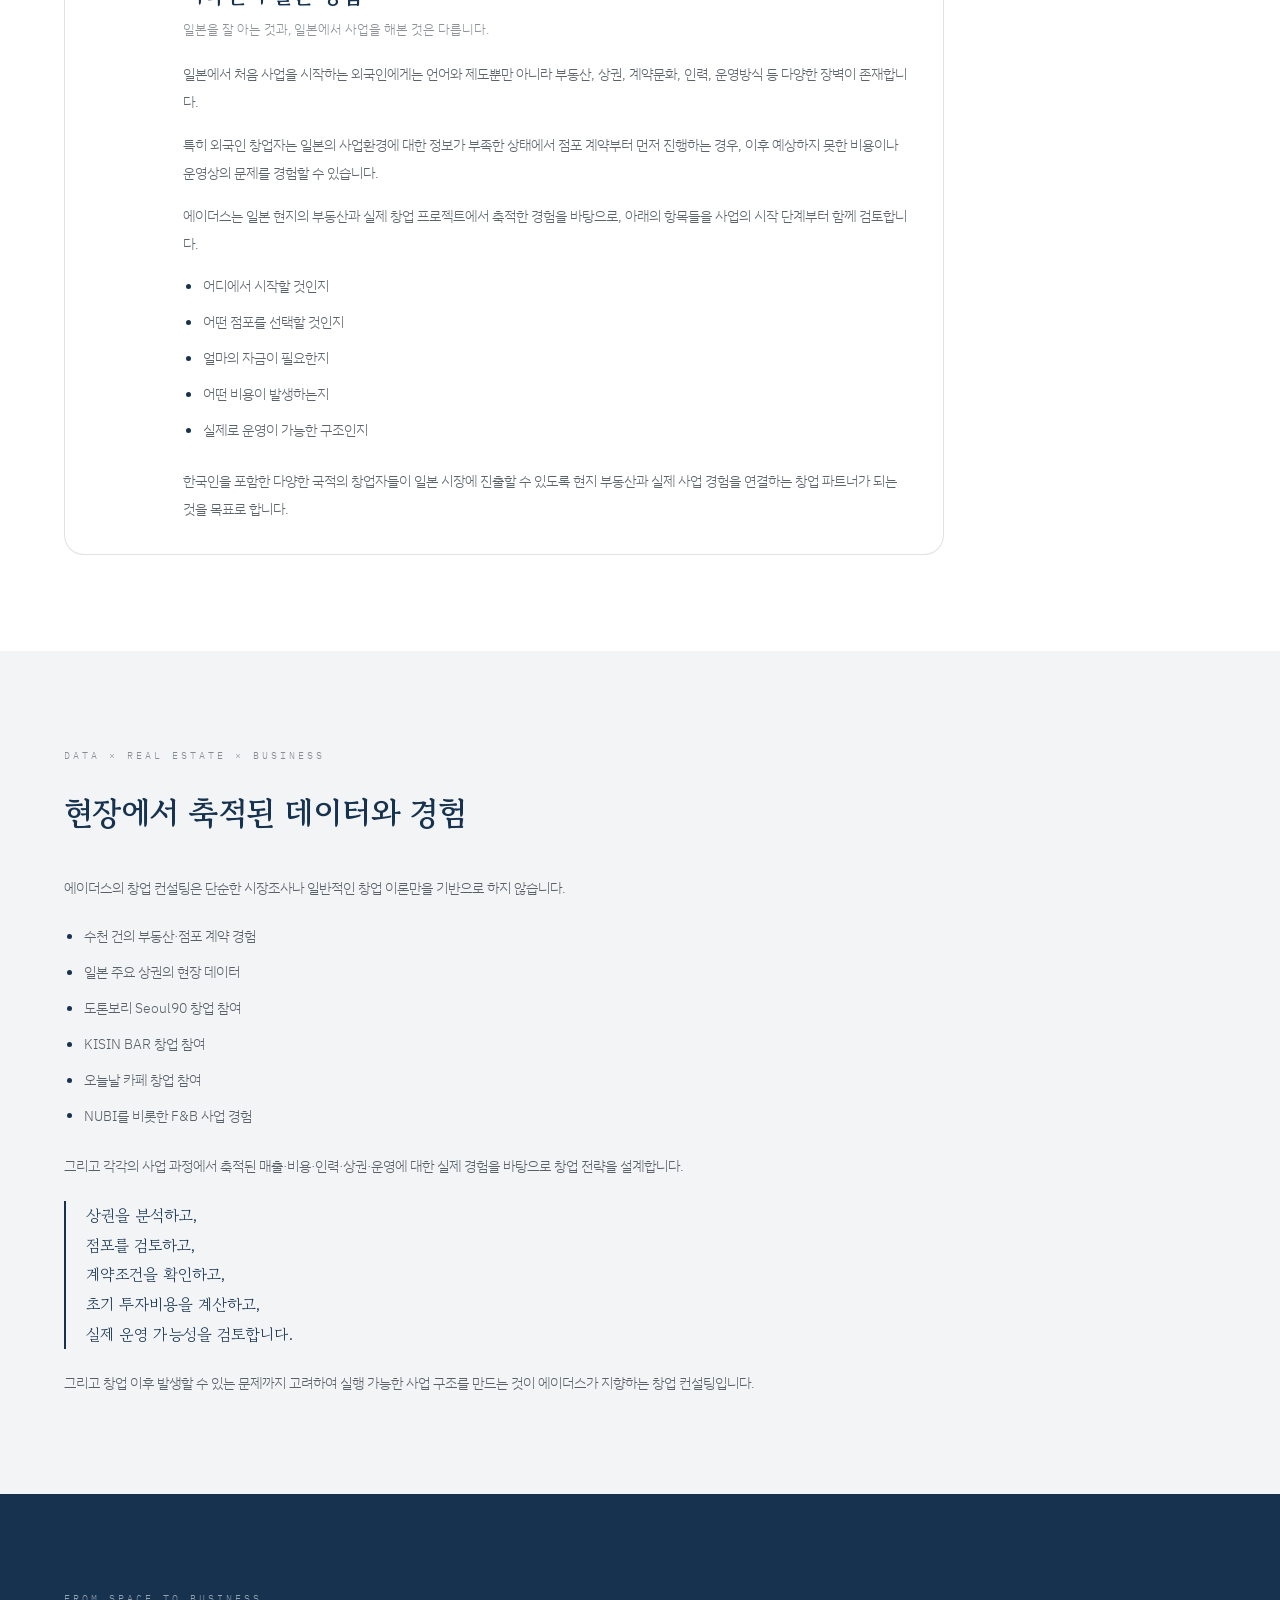
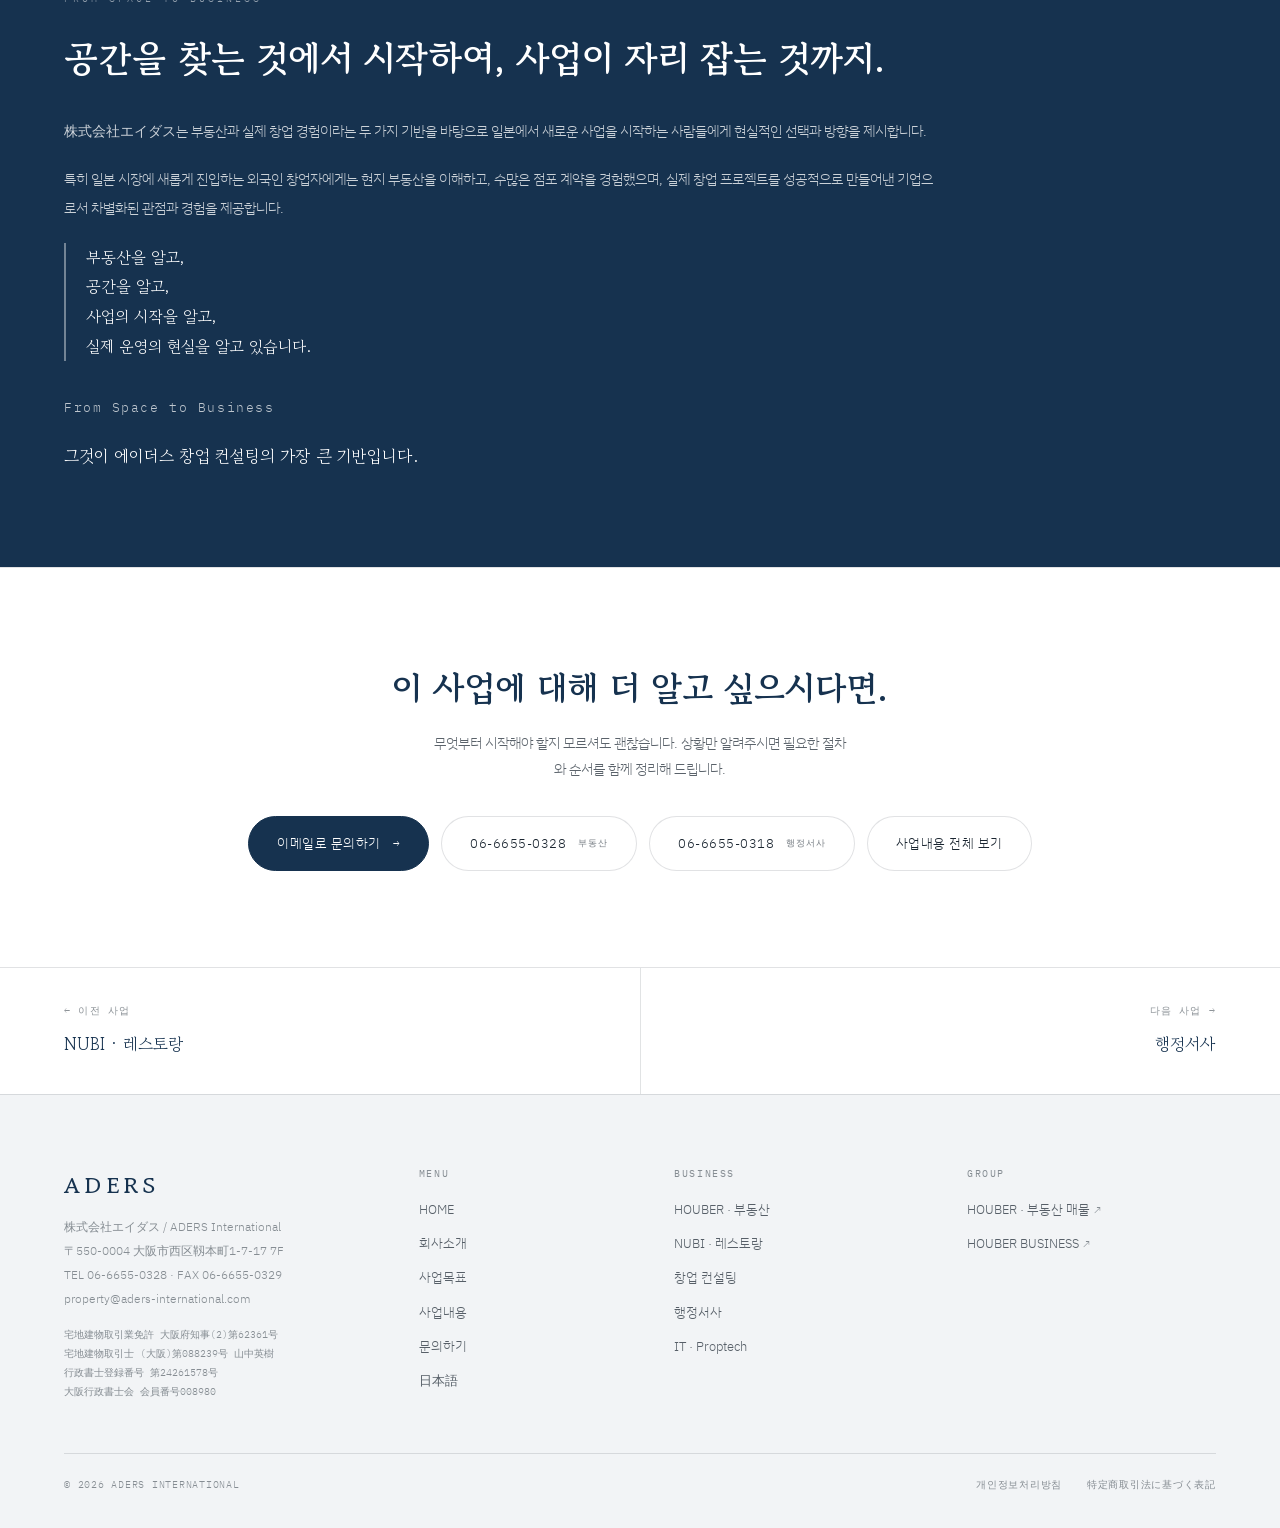
<file: business/startup.html>
<!DOCTYPE html>
<!--
  ============================================================================
  ADERS INTERNATIONAL — 사업 상세 페이지 (03. BUSINESS CONSULTING) / 한국어
  ----------------------------------------------------------------------------
  · 이 파일은 business/ 폴더 안에 있으므로 CSS·JS 경로 앞에 ../ 가 붙습니다.
  · 디자인은 공통 스타일시트의 "19. 사업 상세 페이지" 항목에서 관리합니다.
  · 같은 내용의 반대 언어 페이지 → ../ja/business/startup.html
    (한쪽을 고치면 다른 쪽도 함께 고쳐주세요)
  ============================================================================
-->
<html lang="ko" class="no-js">
<head>
<meta charset="utf-8">
<meta name="viewport" content="width=device-width, initial-scale=1">
<script>document.documentElement.className = 'js';</script>

<!-- [수정] 실제 도메인이 다르면 canonical / alternate / og:url 을 모두 바꿔주세요. -->
<title>창업 컨설팅｜상권·점포 분석부터 실제 운영까지 — ADERS INTERNATIONAL</title>
<meta name="description" content="수천 건의 부동산·점포 계약과 실제 창업 프로젝트 경험을 바탕으로, 일본에서 사업을 시작하는 기업과 개인에게 현실적인 창업 전략을 제시합니다.">

<link rel="canonical" href="https://houber-site.w8st5tywbc.workers.dev/business/startup.html">
<link rel="alternate" hreflang="ko" href="https://houber-site.w8st5tywbc.workers.dev/business/startup.html">
<link rel="alternate" hreflang="ja" href="https://houber-site.w8st5tywbc.workers.dev/ja/business/startup.html">
<link rel="alternate" hreflang="x-default" href="https://houber-site.w8st5tywbc.workers.dev/business/startup.html">

<meta property="og:type" content="article">
<meta property="og:locale" content="ko_KR">
<meta property="og:site_name" content="ADERS INTERNATIONAL">
<meta property="og:title" content="창업 컨설팅｜상권·점포 분석부터 실제 운영까지 — ADERS INTERNATIONAL">
<meta property="og:description" content="수천 건의 부동산·점포 계약과 실제 창업 프로젝트 경험을 바탕으로, 일본에서 사업을 시작하는 기업과 개인에게 현실적인 창업 전략을 제시합니다.">
<meta property="og:url" content="https://houber-site.w8st5tywbc.workers.dev/business/startup.html">
<meta name="twitter:card" content="summary_large_image">

<link rel="icon" href="../favicon.svg" type="image/svg+xml">

<link rel="preconnect" href="https://fonts.googleapis.com">
<link rel="preconnect" href="https://fonts.gstatic.com" crossorigin>
<link href="https://fonts.googleapis.com/css2?family=Gowun+Batang:wght@400;700&family=Shippori+Mincho:wght@400;500;600&family=IBM+Plex+Sans+KR:wght@300;400;500;600&family=IBM+Plex+Mono:wght@400;500&display=swap" rel="stylesheet">

<!-- 메인 페이지와 같은 스타일·스크립트를 함께 사용합니다 -->
<link rel="stylesheet" href="../assets/css/style.css?v=20260828b">
<script src="../assets/js/main.js?v=20260828b" defer></script>
</head>

<body>

<a class="skip-link" href="#main">본문으로 바로가기</a>


<!-- ==========================================================================
     헤더 — 메인 페이지와 동일하되, 링크가 상위 폴더를 가리킵니다.
     ========================================================================== -->
<header class="site-header">

  <a class="brand" href="../index.html">
    <span class="brand__name">ADERS</span>
    <span class="brand__sub">株式会社エイダス</span>
  </a>

  <nav class="site-nav" aria-label="주 메뉴">
    <a class="site-nav__link" href="../index.html">HOME</a>
    <a class="site-nav__link" href="../index.html#about">회사소개</a>
    <a class="site-nav__link" href="../index.html#goal">사업목표</a>

    <div class="has-dropdown">
      <a class="site-nav__link" href="../index.html#business">사업내용</a>
      <div class="dropdown">
        <ul class="dropdown__list">
          <li><a class="dropdown__link" href="houber.html"><span class="dropdown__num">01</span>HOUBER · 부동산</a></li>
          <li><a class="dropdown__link" href="nubi.html"><span class="dropdown__num">02</span>NUBI · 레스토랑</a></li>
          <li><a class="dropdown__link" href="startup.html"><span class="dropdown__num">03</span>창업 컨설팅</a></li>
          <li><a class="dropdown__link" href="legal.html"><span class="dropdown__num">04</span>행정서사</a></li>
          <li><a class="dropdown__link" href="it.html"><span class="dropdown__num">05</span>IT · Proptech</a></li>
        </ul>
      </div>
    </div>

    <a class="site-nav__link" href="../index.html#contact">문의하기</a>
    <a class="site-nav__lang" href="../ja/business/startup.html" lang="ja" hreflang="ja">日本語</a>
  </nav>

  <button class="menu-toggle" type="button" aria-label="메뉴 열기" aria-expanded="false" aria-controls="mobile-menu">
    <span class="menu-toggle__bar"></span>
    <span class="menu-toggle__bar"></span>
  </button>

</header>


<!-- 모바일 메뉴 -->
<nav class="mobile-menu" id="mobile-menu" aria-label="모바일 메뉴">
  <a class="mobile-menu__link" href="../index.html">홈</a>
  <a class="mobile-menu__link" href="../index.html#about">회사소개</a>
  <a class="mobile-menu__link" href="../index.html#goal">사업목표</a>
  <a class="mobile-menu__link" href="../index.html#business">사업내용</a>
  <a class="mobile-menu__link" href="../index.html#contact">문의하기</a>

  <div class="mobile-menu__footer">
    <a class="btn btn--primary" href="../index.html#contact">문의하기 <span class="btn__arrow">&rarr;</span></a>
    <a class="btn" href="../ja/business/startup.html" lang="ja" hreflang="ja">日本語</a>
  </div>
</nav>


<main id="main">

<!-- ==========================================================================
     여기서부터 </article> 까지가 "본문"입니다.
     메인 페이지의 "자세히 보기" 팝업은 이 article 안쪽만 그대로 가져다 씁니다.
     (assets/js/main.js 의 4번 항목 참고)
     따라서 이 안에는 헤더·푸터·이전다음 같은 페이지 전용 요소를 넣지 마세요.
     ========================================================================== -->
<article id="biz-detail" class="biz-detail" data-accent="slate">

  <!-- ========================================================================
       머리 — 번호 · 제목 · 한 문단 요약 · 키워드
       ======================================================================== -->
  <section class="detail-hero" data-accent="slate">
    <div class="detail-hero__inner">

      <nav class="breadcrumb" aria-label="현재 위치">
        <a href="../index.html">HOME</a>
        <span aria-hidden="true">/</span>
        <a href="../index.html#business">사업내용</a>
        <span aria-hidden="true">/</span>
        <span aria-current="page">창업 컨설팅</span>
      </nav>

      <div class="detail-hero__icon">
        <svg viewBox="0 0 24 24" aria-hidden="true"><path d="M4 20 12 4l8 16"/><path d="M9 20v-6h6v6"/></svg>
      </div>

      <span class="eyebrow"><span class="eyebrow__num">03</span> — BUSINESS CONSULTING</span>
      <h1 class="detail-hero__title" id="biz-detail-title">부동산과 실제 사업 경험을 기반으로 한 창업 컨설팅</h1>
      <p class="detail-hero__lead">株式会社エイダス는 일본에서 사업을 시작하는 과정에서 가장 중요한 것은 단순한 아이디어가 아니라 시장에 대한 이해, 적합한 공간, 현실적인 사업구조 그리고 실제 운영에 대한 경험이라고 생각합니다.</p>

      <!-- 키워드 — 이 사업의 핵심 항목 -->
      <ul class="detail-tags">
        <li>상권·점포 분석</li>
        <li>점포 계약</li>
        <li>사업계획 수립</li>
        <li>외국인의 일본 창업</li>
      </ul>

      <!-- 사진을 넣고 싶다면 아래 주석을 풀고 파일을 assets/images/ 에 넣으세요.
      <img class="photo detail-hero__photo" src="../assets/images/biz-startup.jpg"
           alt="" width="1200" height="600" loading="lazy">
      -->
    </div>
  </section>

  <!-- 개요 -->
  <section class="detail-section">
    <div class="detail-section__inner">
      <div class="detail-body detail-body--lead reveal">
        <p>당사는 오랜 기간 일본의 부동산 시장에서 사업을 전개하며 수천 건에 이르는 부동산 및 점포 계약을 진행해왔습니다.</p>
        <p>또한 부동산 중개에 그치지 않고, 실제 외식 브랜드의 창업 과정에 직접 참여하여 상권 분석, 점포 선정, 계약, 사업계획, 매장 구축 및 운영전략 수립 등 사업의 시작부터 안정적인 운영에 이르는 과정을 함께해왔습니다.</p>
        <p>이러한 부동산과 실제 창업 현장에서 축적한 경험과 데이터를 바탕으로 일본에서 새로운 사업을 시작하고자 하는 기업과 개인에게 현실적인 창업 전략을 제시합니다.</p>
      </div>
    </div>
  </section>

  <!-- 강조 단락: JAPAN × FOREIGN ENTREPRENEURS -->
  <section class="detail-section detail-section--soft">
    <div class="detail-section__inner">
      <span class="eyebrow reveal">JAPAN × FOREIGN ENTREPRENEURS</span>
      <h2 class="detail-block__title reveal reveal--1">일본에서 사업을 시작하는 외국인을 위한 현지 창업 파트너</h2>
      <div class="detail-body reveal reveal--2">
        <p>최근 일본에서는 외국인 기업가와 경영자의 활동이 확대되고 있습니다.</p>
        <p>일본 정부 역시 외국인 창업가의 유입을 촉진하기 위한 「Startup Visa」 등의 제도를 운영하고 있으며, 일본에서 창업을 준비하고 실제 사업을 시작하는 외국인도 증가하고 있습니다.</p>
        <p>그러나 일본에서의 창업은 사업 아이디어만으로 이루어지지 않습니다.</p>
        <p>부동산, 상권, 임대계약, 인허가, 인력, 비용, 운영방식 그리고 일본의 비즈니스 문화까지 현지 시장에 대한 종합적인 이해가 필요합니다.</p>
        <p>특히 해외에서 일본으로 진출하는 경우, 현지에서 직접 경험하지 않으면 알기 어려운 정보와 리스크가 존재합니다.</p>
        <p>에이더스는 일본 현지에서 수많은 부동산과 점포를 다루고, 실제 창업 프로젝트에 참여해온 경험을 바탕으로 외국인 창업자가 일본 시장에 보다 현실적으로 진입할 수 있도록 지원합니다.</p>
      </div>
    </div>
  </section>

  <!-- 세부 항목 -->
  <section class="detail-section">
    <div class="detail-section__inner">
      <span class="eyebrow reveal">SERVICES</span>
      <h2 class="detail-block__title reveal reveal--1">창업의 순서를, 현장의 기준으로 설계합니다.</h2>

      <div class="detail-list">
        <article class="detail-item reveal">
          <div class="detail-item__num">01</div>
          <div class="detail-item__body">
            <h3 class="detail-item__title">상권 및 점포 분석</h3>
            <p class="detail-item__sub">좋은 점포보다, 좋은 사업이 가능한 점포를 찾습니다.</p>
            <p>창업에서 점포는 단순한 공간이 아닙니다.</p>
            <p>같은 업종이라도 상권, 위치, 유동인구, 층수, 전면 노출, 주변 업종, 임대조건 등에 따라 사업의 결과는 크게 달라질 수 있습니다.</p>
            <p>에이더스는 수천 건의 부동산 및 점포 계약을 통해 축적한 현장 경험과 데이터를 바탕으로 창업 목적과 업종에 적합한 상권과 점포를 검토합니다.</p>
            <p>단순히 &ldquo;좋은 매물&rdquo;을 찾는 것이 아니라, &ldquo;해당 사업에 적합한 매물&rdquo;을 찾는 것을 중요하게 생각합니다.</p>
          </div>
        </article>

        <article class="detail-item reveal">
          <div class="detail-item__num">02</div>
          <div class="detail-item__body">
            <h3 class="detail-item__title">점포 계약 및 사업공간 구축</h3>
            <p class="detail-item__sub">계약 전부터 사업의 관점으로 검토합니다.</p>
            <p>점포 계약은 사업의 시작이지만, 동시에 큰 초기비용과 고정비용이 발생하는 단계입니다.</p>
            <p>임대료와 보증금뿐만 아니라 권리금, 공사비, 설비, 인테리어, 계약기간, 원상회복 조건 등 다양한 요소를 종합적으로 검토해야 합니다.</p>
            <p>에이더스는 부동산 중개 경험을 바탕으로 계약조건과 공간의 특성을 검토하고, 향후 사업 운영에서 발생할 수 있는 비용과 리스크까지 고려한 점포 선택을 지원합니다.</p>
          </div>
        </article>

        <article class="detail-item reveal">
          <div class="detail-item__num">03</div>
          <div class="detail-item__body">
            <h3 class="detail-item__title">실제 창업 프로젝트 경험</h3>
            <p class="detail-item__sub">성공적인 매장을 만들어낸 경험을 기반으로 합니다.</p>
            <p>에이더스의 창업 컨설팅은 이론만을 바탕으로 하지 않습니다.</p>
            <p>도톤보리의 Seoul90(포차), KISIN BAR(바), 오늘날 카페(카페) 등 실제 매장의 창업 과정에 직접 참여하여 상권과 점포 분석부터 사업계획, 매장 구축, 운영전략 등 다양한 과정에서 함께했습니다.</p>
            <p>특히 해당 프로젝트들은 연평균 매출 2억 엔을 상회하는 매장으로 성장하는 등 성공적인 사업 결과를 만들어낸 사례입니다.</p>
            <p>이러한 경험을 통해 업종별 상권 특성, 고객층, 매출 구조, 인력 운영, 원가 및 비용관리 등 실제 사업에서 발생하는 다양한 요소를 축적해왔습니다.</p>
            <p class="detail-lines">
              <span>어떤 사업을 시작할 것인가뿐만 아니라,</span>
              <span>어떻게 지속 가능한 사업으로 만들 것인가.</span>
            </p>
            <p>이것이 에이더스가 창업 과정에서 중요하게 생각하는 부분입니다.</p>
          </div>
        </article>

        <article class="detail-item reveal">
          <div class="detail-item__num">04</div>
          <div class="detail-item__body">
            <h3 class="detail-item__title">외국인의 일본 창업</h3>
            <p class="detail-item__sub">일본을 잘 아는 것과, 일본에서 사업을 해본 것은 다릅니다.</p>
            <p>일본에서 처음 사업을 시작하는 외국인에게는 언어와 제도뿐만 아니라 부동산, 상권, 계약문화, 인력, 운영방식 등 다양한 장벽이 존재합니다.</p>
            <p>특히 외국인 창업자는 일본의 사업환경에 대한 정보가 부족한 상태에서 점포 계약부터 먼저 진행하는 경우, 이후 예상하지 못한 비용이나 운영상의 문제를 경험할 수 있습니다.</p>
            <p>에이더스는 일본 현지의 부동산과 실제 창업 프로젝트에서 축적한 경험을 바탕으로, 아래의 항목들을 사업의 시작 단계부터 함께 검토합니다.</p>
            <ul class="detail-points">
              <li>어디에서 시작할 것인지</li>
              <li>어떤 점포를 선택할 것인지</li>
              <li>얼마의 자금이 필요한지</li>
              <li>어떤 비용이 발생하는지</li>
              <li>실제로 운영이 가능한 구조인지</li>
            </ul>
            <p>한국인을 포함한 다양한 국적의 창업자들이 일본 시장에 진출할 수 있도록 현지 부동산과 실제 사업 경험을 연결하는 창업 파트너가 되는 것을 목표로 합니다.</p>
          </div>
        </article>
      </div>
    </div>
  </section>

  <!-- 강조 단락: DATA × REAL ESTATE × BUSINESS -->
  <section class="detail-section detail-section--soft">
    <div class="detail-section__inner">
      <span class="eyebrow reveal">DATA × REAL ESTATE × BUSINESS</span>
      <h2 class="detail-block__title reveal reveal--1">현장에서 축적된 데이터와 경험</h2>
      <div class="detail-body reveal reveal--2">
        <p>에이더스의 창업 컨설팅은 단순한 시장조사나 일반적인 창업 이론만을 기반으로 하지 않습니다.</p>
        <ul class="detail-points">
          <li>수천 건의 부동산·점포 계약 경험</li>
          <li>일본 주요 상권의 현장 데이터</li>
          <li>도톤보리 Seoul90 창업 참여</li>
          <li>KISIN BAR 창업 참여</li>
          <li>오늘날 카페 창업 참여</li>
          <li>NUBI를 비롯한 F&amp;B 사업 경험</li>
        </ul>
        <p>그리고 각각의 사업 과정에서 축적된 매출·비용·인력·상권·운영에 대한 실제 경험을 바탕으로 창업 전략을 설계합니다.</p>
        <p class="detail-lines">
          <span>상권을 분석하고,</span>
          <span>점포를 검토하고,</span>
          <span>계약조건을 확인하고,</span>
          <span>초기 투자비용을 계산하고,</span>
          <span>실제 운영 가능성을 검토합니다.</span>
        </p>
        <p>그리고 창업 이후 발생할 수 있는 문제까지 고려하여 실행 가능한 사업 구조를 만드는 것이 에이더스가 지향하는 창업 컨설팅입니다.</p>
      </div>
    </div>
  </section>

  <!-- 마무리 단락 (네이비 배경) -->
  <section class="detail-section detail-approach">
    <div class="detail-section__inner">
      <span class="eyebrow reveal">FROM SPACE TO BUSINESS</span>
      <h2 class="detail-approach__title reveal reveal--1">공간을 찾는 것에서 시작하여, 사업이 자리 잡는 것까지.</h2>
      <div class="detail-body reveal reveal--2">
        <p>株式会社エイダス는 부동산과 실제 창업 경험이라는 두 가지 기반을 바탕으로 일본에서 새로운 사업을 시작하는 사람들에게 현실적인 선택과 방향을 제시합니다.</p>
        <p>특히 일본 시장에 새롭게 진입하는 외국인 창업자에게는 현지 부동산을 이해하고, 수많은 점포 계약을 경험했으며, 실제 창업 프로젝트를 성공적으로 만들어낸 기업으로서 차별화된 관점과 경험을 제공합니다.</p>
        <p class="detail-lines">
          <span>부동산을 알고,</span>
          <span>공간을 알고,</span>
          <span>사업의 시작을 알고,</span>
          <span>실제 운영의 현실을 알고 있습니다.</span>
        </p>
        <p class="detail-motto">From Space to Business</p>
        <p class="detail-close">그것이 에이더스 창업 컨설팅의 가장 큰 기반입니다.</p>
      </div>
    </div>
  </section>
</article>
  <!-- ↑ 팝업이 가져가는 본문은 여기까지입니다. -->


  <!-- ========================================================================
       문의 유도 (상세 페이지를 직접 열었을 때만 보입니다)
       ======================================================================== -->
  <section class="detail-section detail-cta">
    <div class="detail-section__inner">
      <h2 class="detail-cta__title reveal">이 사업에 대해 더 알고 싶으시다면.</h2>
      <p class="detail-cta__lead reveal reveal--1">무엇부터 시작해야 할지 모르셔도 괜찮습니다. 상황만 알려주시면 필요한 절차와 순서를 함께 정리해 드립니다.</p>

      <div class="contact-channels reveal reveal--2">
        <a class="btn btn--primary" href="mailto:property@aders-international.com">
          이메일로 문의하기 <span class="btn__arrow">&rarr;</span>
        </a>
        <a class="btn" href="tel:+81666550328">06-6655-0328 <span class="btn__tag">부동산</span></a>
        <a class="btn" href="tel:+81666550318">06-6655-0318 <span class="btn__tag">행정서사</span></a>
        <a class="btn" href="../index.html#business">사업내용 전체 보기</a>
      </div>
    </div>
  </section>


  <!-- 이전 / 다음 사업 -->
  <nav class="detail-nav" aria-label="사업내용">
    <a class="detail-nav__item detail-nav__item--prev" href="nubi.html">
      <span class="detail-nav__label">&larr; 이전 사업</span>
      <span class="detail-nav__title">NUBI · 레스토랑</span>
    </a>
    <a class="detail-nav__item detail-nav__item--next" href="legal.html">
      <span class="detail-nav__label">다음 사업 &rarr;</span>
      <span class="detail-nav__title">행정서사</span>
    </a>
  </nav>

</main>


<!-- ==========================================================================
     푸터 — 메인 페이지와 같은 내용입니다. 수정할 때는 함께 맞춰주세요.
     ========================================================================== -->
<footer class="site-footer">
  <div class="footer-grid">

    <div>
      <div class="footer__brand">ADERS</div>
      <address class="footer__address">
        株式会社エイダス / ADERS International<br>
        〒550-0004 大阪市西区靱本町1-7-17 7F<br>
        TEL <a href="tel:+81666550328">06-6655-0328</a> · FAX 06-6655-0329<br>
        <a href="mailto:property@aders-international.com">property@aders-international.com</a>
      </address>

      <!-- 담당자·번호가 바뀌면 모든 페이지에서 같은 값을 유지하세요. -->
      <div class="footer__license">
        宅地建物取引業免許 大阪府知事(2)第62361号<br>
        宅地建物取引士 (大阪)第088239号 山中英樹<br>
        行政書士登録番号 第24261578号<br>
        大阪行政書士会 会員番号008980
      </div>
    </div>

    <div>
      <h2 class="footer__heading">MENU</h2>
      <ul class="footer__list">
        <li><a href="../index.html">HOME</a></li>
        <li><a href="../index.html#about">회사소개</a></li>
        <li><a href="../index.html#goal">사업목표</a></li>
        <li><a href="../index.html#business">사업내용</a></li>
        <li><a href="../index.html#contact">문의하기</a></li>
        <li><a href="../ja/business/startup.html" lang="ja" hreflang="ja">日本語</a></li>
      </ul>
    </div>

    <div>
      <h2 class="footer__heading">BUSINESS</h2>
      <ul class="footer__list">
        <li><a href="houber.html">HOUBER · 부동산</a></li>
        <li><a href="nubi.html">NUBI · 레스토랑</a></li>
        <li><a href="startup.html">창업 컨설팅</a></li>
        <li><a href="legal.html">행정서사</a></li>
        <li><a href="it.html">IT · Proptech</a></li>
      </ul>
    </div>

    <!-- 관계사 — HOUBER 의 두 서비스 사이트 -->
    <div>
      <h2 class="footer__heading">GROUP</h2>
      <ul class="footer__list">
        <li><a href="https://www.houber-home.com" target="_blank" rel="noopener">HOUBER · 부동산 매물<span class="visually-hidden"> (새 창에서 열림)</span></a></li>
        <li><a href="https://houber-business.com/ko/" target="_blank" rel="noopener">HOUBER BUSINESS<span class="visually-hidden"> (새 창에서 열림)</span></a></li>
      </ul>
    </div>

  </div>

  <div class="footer-bottom">
    <span>&copy; 2026 ADERS INTERNATIONAL</span>
    <!-- [수정] 각 정책 페이지를 만든 뒤 href 를 연결하세요. -->
    <span>
      <a href="#">개인정보처리방침</a>
      <a href="#" lang="ja">特定商取引法に基づく表記</a>
    </span>
  </div>
</footer>

</body>
</html>
</file>
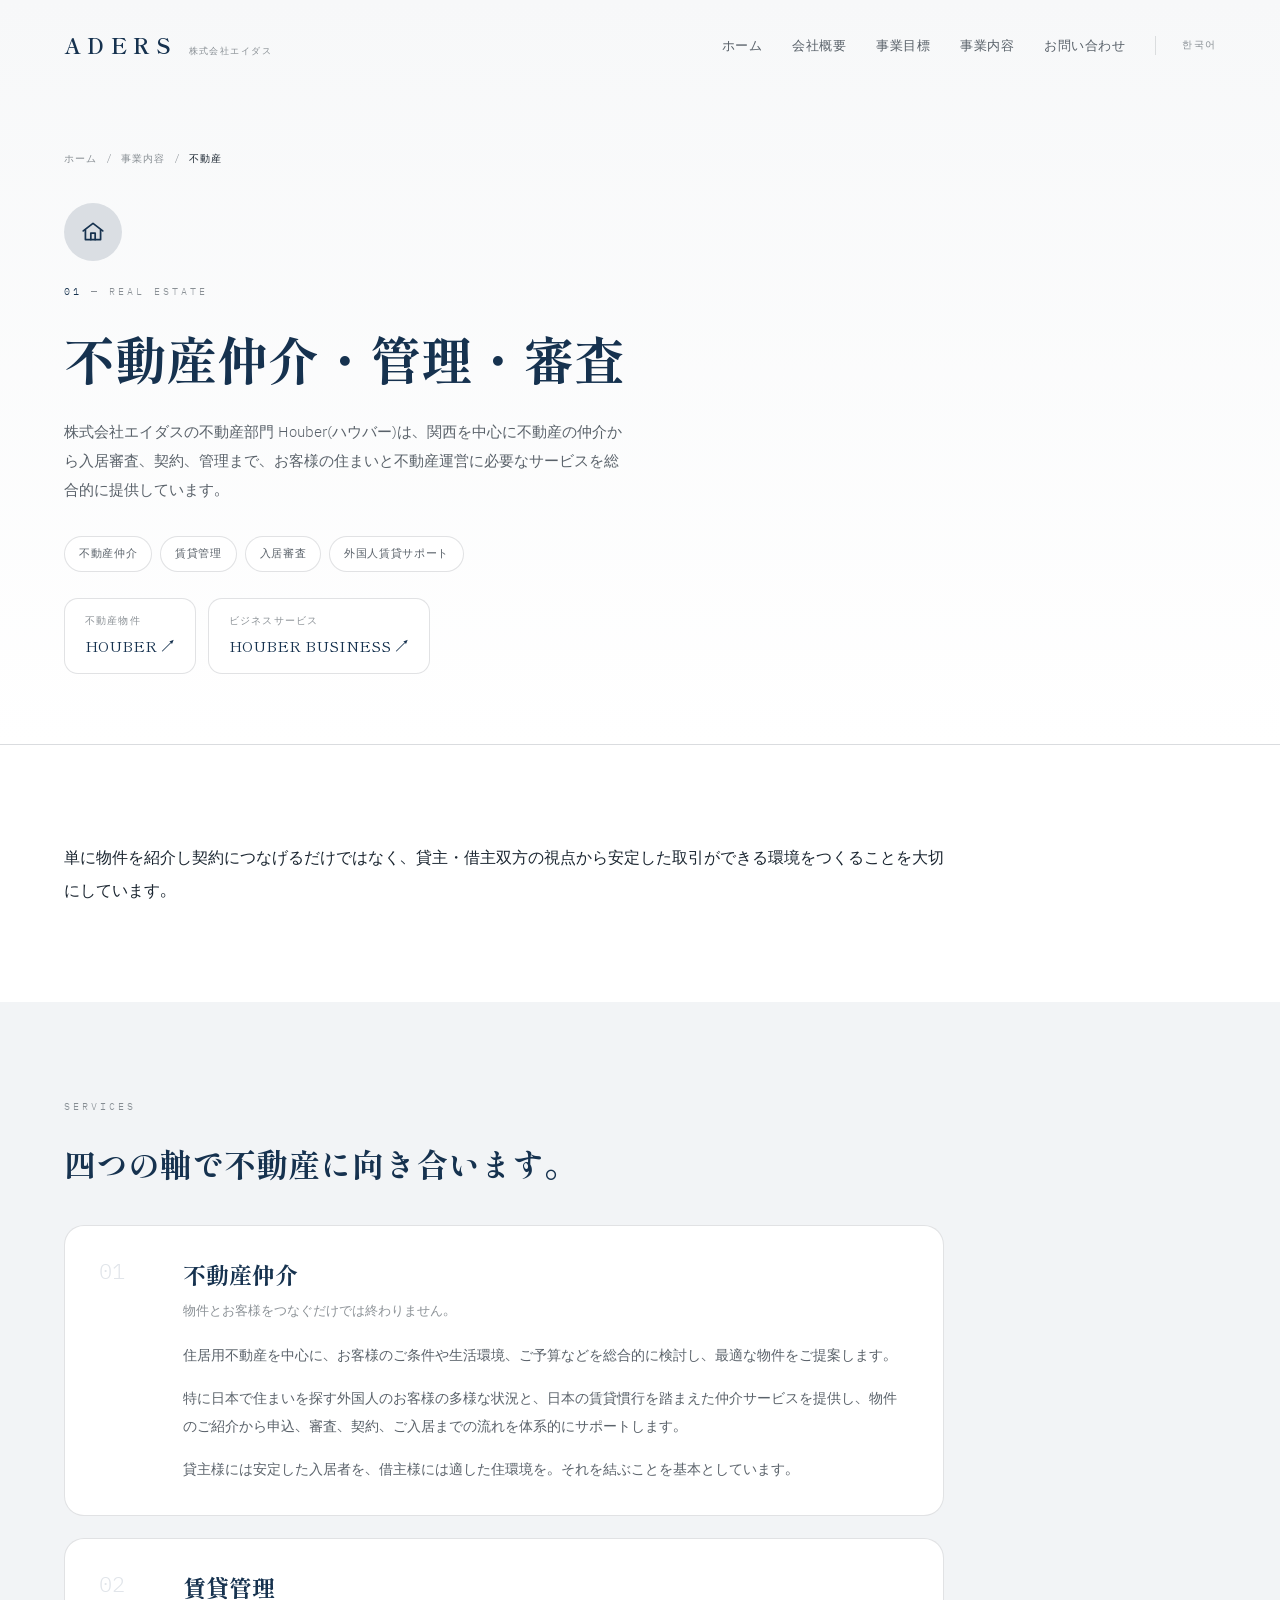
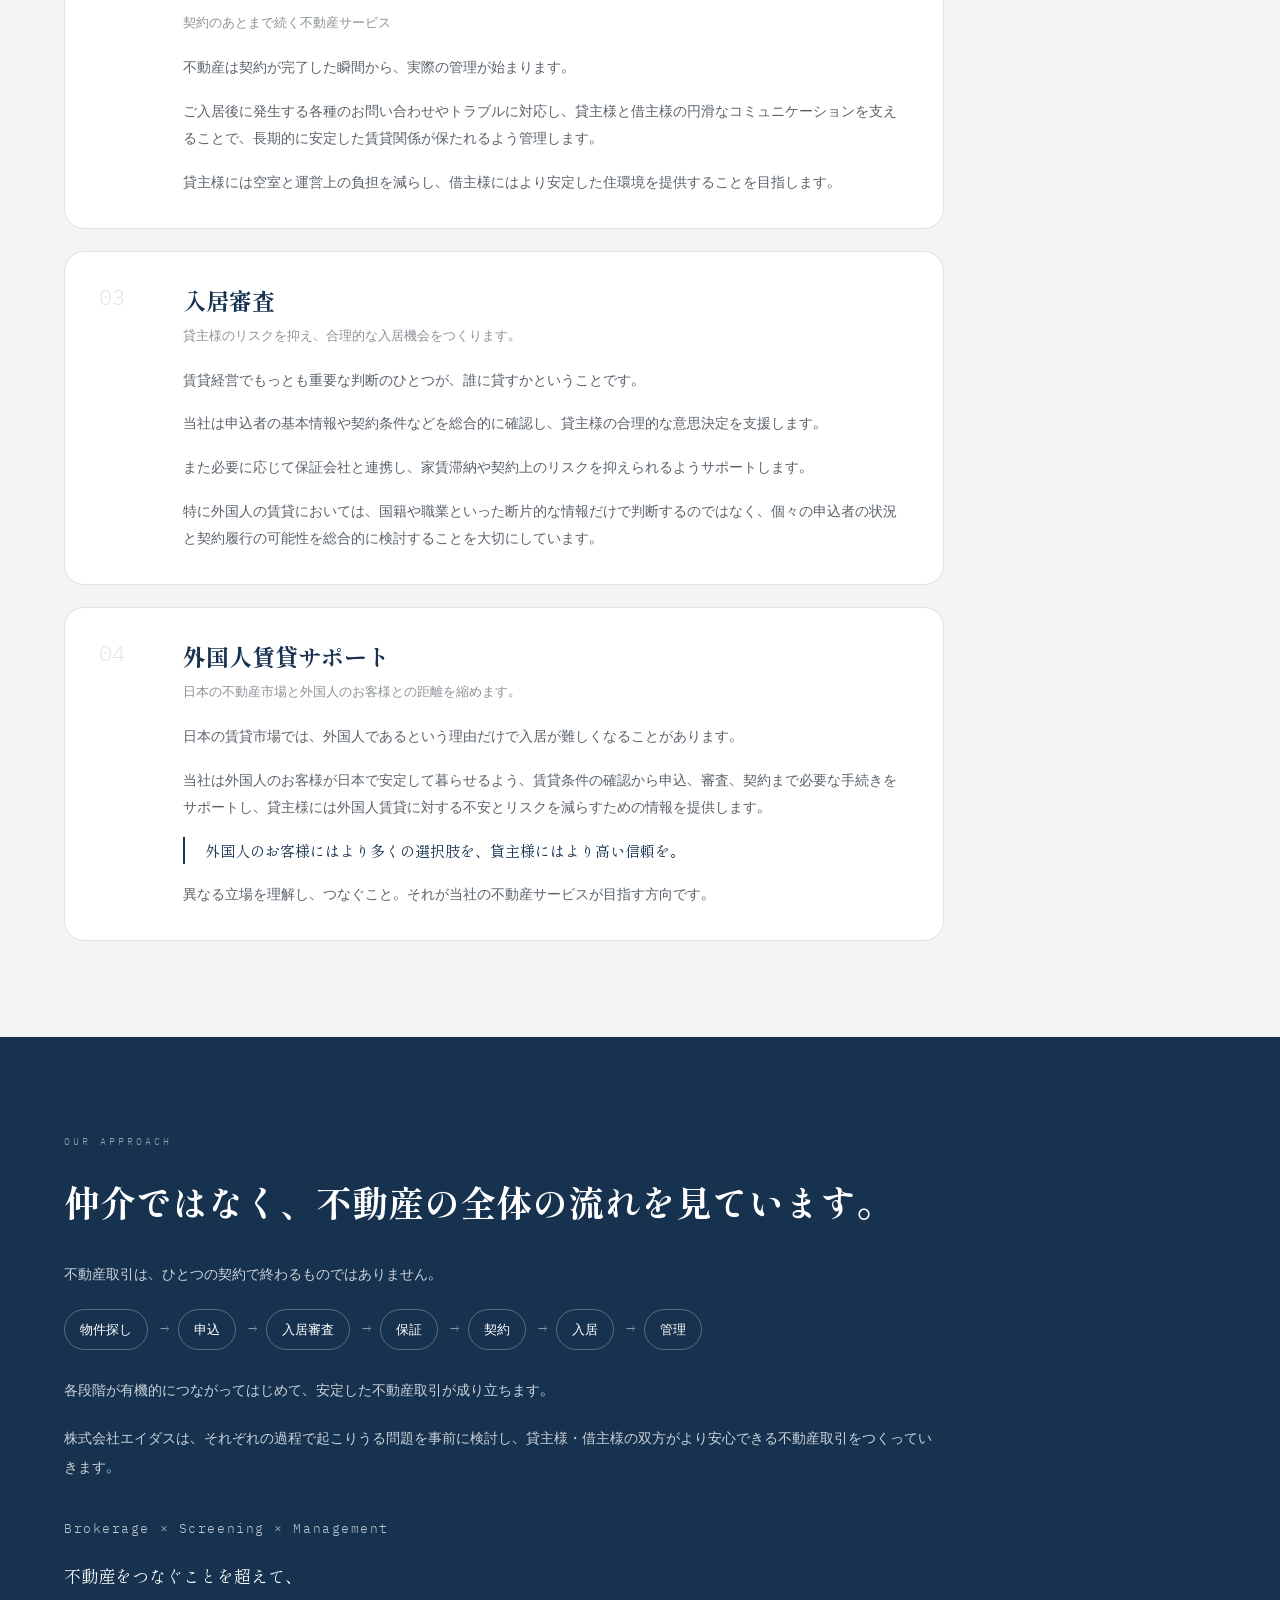
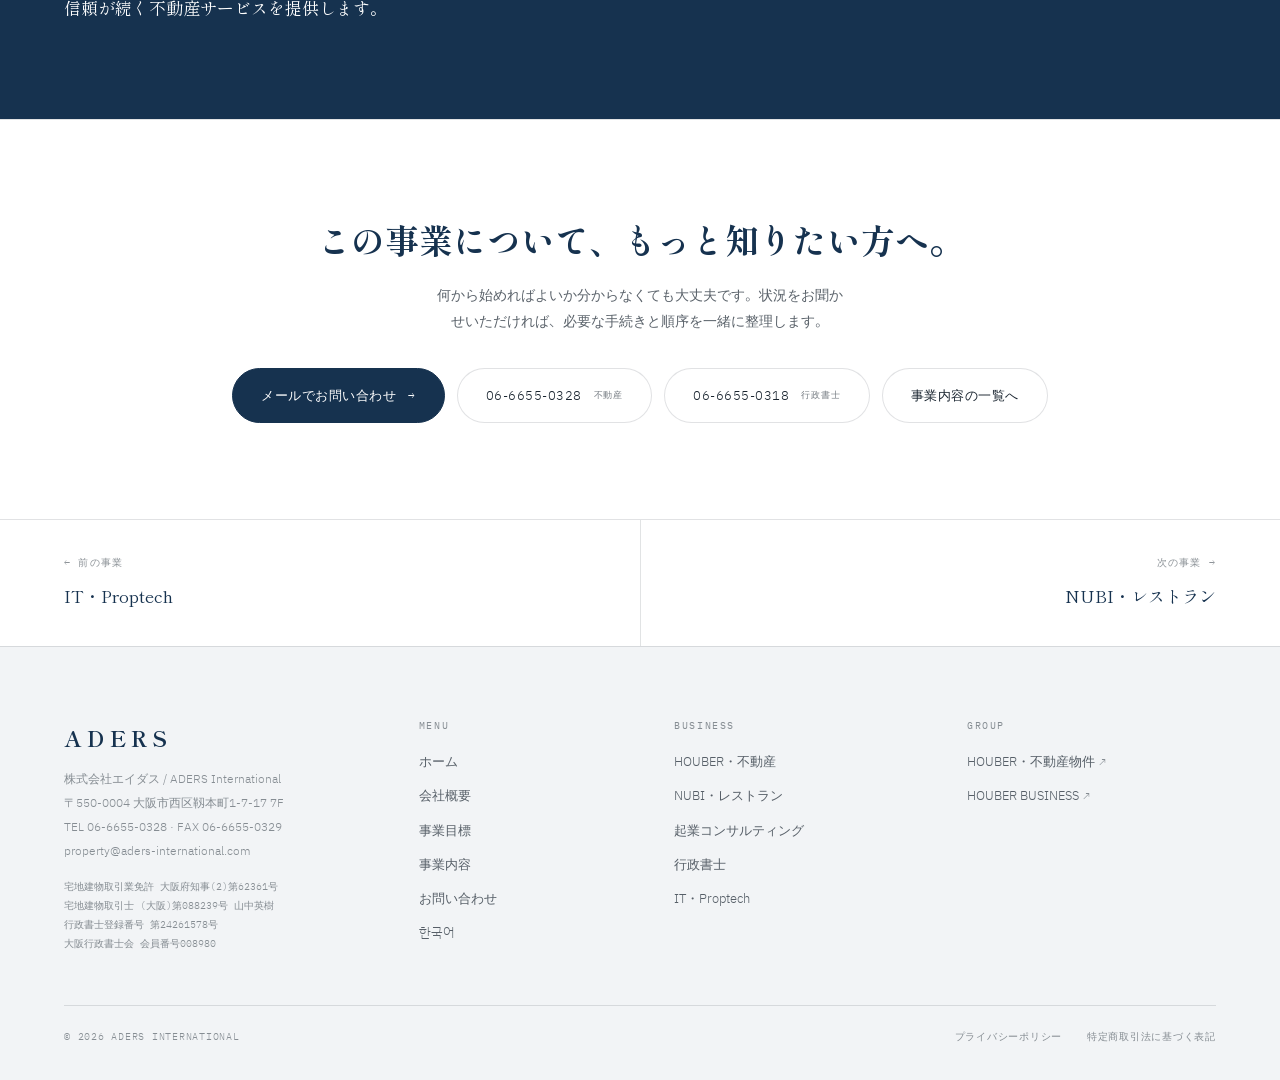
<file: ja/business/houber.html>
<!DOCTYPE html>
<!--
  ============================================================================
  ADERS INTERNATIONAL — 사업 상세 페이지 (01. REAL ESTATE) / 日本語 / 일본어
  ----------------------------------------------------------------------------
  · 이 파일은 business/ 폴더 안에 있으므로 CSS·JS 경로 앞에 ../../ 가 붙습니다.
  · 디자인은 공통 스타일시트의 "19. 사업 상세 페이지" 항목에서 관리합니다.
  · 같은 내용의 반대 언어 페이지 → ../../business/houber.html
    (한쪽을 고치면 다른 쪽도 함께 고쳐주세요)
  ============================================================================
-->
<html lang="ja" class="no-js">
<head>
<meta charset="utf-8">
<meta name="viewport" content="width=device-width, initial-scale=1">
<script>document.documentElement.className = 'js';</script>

<!-- [수정] 실제 도메인이 다르면 canonical / alternate / og:url 을 모두 바꿔주세요. -->
<title>不動産仲介・管理・審査｜HOUBER — ADERS INTERNATIONAL</title>
<meta name="description" content="関西を中心に、不動産の仲介から入居審査、契約、賃貸管理まで。外国人賃貸のサポートを含め、住まいと不動産運営に必要なサービスを総合的に提供します。">

<link rel="canonical" href="https://houber-site.w8st5tywbc.workers.dev/ja/business/houber.html">
<link rel="alternate" hreflang="ko" href="https://houber-site.w8st5tywbc.workers.dev/business/houber.html">
<link rel="alternate" hreflang="ja" href="https://houber-site.w8st5tywbc.workers.dev/ja/business/houber.html">
<link rel="alternate" hreflang="x-default" href="https://houber-site.w8st5tywbc.workers.dev/business/houber.html">

<meta property="og:type" content="article">
<meta property="og:locale" content="ja_JP">
<meta property="og:site_name" content="ADERS INTERNATIONAL">
<meta property="og:title" content="不動産仲介・管理・審査｜HOUBER — ADERS INTERNATIONAL">
<meta property="og:description" content="関西を中心に、不動産の仲介から入居審査、契約、賃貸管理まで。外国人賃貸のサポートを含め、住まいと不動産運営に必要なサービスを総合的に提供します。">
<meta property="og:url" content="https://houber-site.w8st5tywbc.workers.dev/ja/business/houber.html">
<meta name="twitter:card" content="summary_large_image">

<link rel="icon" href="../../favicon.svg" type="image/svg+xml">

<link rel="preconnect" href="https://fonts.googleapis.com">
<link rel="preconnect" href="https://fonts.gstatic.com" crossorigin>
<link href="https://fonts.googleapis.com/css2?family=Gowun+Batang:wght@400;700&family=Shippori+Mincho:wght@400;500;600&family=IBM+Plex+Sans+KR:wght@300;400;500;600&family=IBM+Plex+Mono:wght@400;500&display=swap" rel="stylesheet">

<!-- 메인 페이지와 같은 스타일·스크립트를 함께 사용합니다 -->
<link rel="stylesheet" href="../../assets/css/style.css?v=20260828b">
<script src="../../assets/js/main.js?v=20260828b" defer></script>
</head>

<body>

<a class="skip-link" href="#main">本文へスキップ</a>


<!-- ==========================================================================
     헤더 — 메인 페이지와 동일하되, 링크가 상위 폴더를 가리킵니다.
     ========================================================================== -->
<header class="site-header">

  <a class="brand" href="../index.html">
    <span class="brand__name">ADERS</span>
    <span class="brand__sub">株式会社エイダス</span>
  </a>

  <nav class="site-nav" aria-label="メインメニュー">
    <a class="site-nav__link" href="../index.html">ホーム</a>
    <a class="site-nav__link" href="../index.html#about">会社概要</a>
    <a class="site-nav__link" href="../index.html#goal">事業目標</a>

    <div class="has-dropdown">
      <a class="site-nav__link" href="../index.html#business">事業内容</a>
      <div class="dropdown">
        <ul class="dropdown__list">
          <li><a class="dropdown__link" href="houber.html"><span class="dropdown__num">01</span>HOUBER・不動産</a></li>
          <li><a class="dropdown__link" href="nubi.html"><span class="dropdown__num">02</span>NUBI・レストラン</a></li>
          <li><a class="dropdown__link" href="startup.html"><span class="dropdown__num">03</span>起業コンサルティング</a></li>
          <li><a class="dropdown__link" href="legal.html"><span class="dropdown__num">04</span>行政書士</a></li>
          <li><a class="dropdown__link" href="it.html"><span class="dropdown__num">05</span>IT・Proptech</a></li>
        </ul>
      </div>
    </div>

    <a class="site-nav__link" href="../index.html#contact">お問い合わせ</a>
    <a class="site-nav__lang" href="../../business/houber.html" lang="ko" hreflang="ko">한국어</a>
  </nav>

  <button class="menu-toggle" type="button" aria-label="メニューを開く" aria-expanded="false" aria-controls="mobile-menu">
    <span class="menu-toggle__bar"></span>
    <span class="menu-toggle__bar"></span>
  </button>

</header>


<!-- 모바일 메뉴 -->
<nav class="mobile-menu" id="mobile-menu" aria-label="モバイルメニュー">
  <a class="mobile-menu__link" href="../index.html">ホーム</a>
  <a class="mobile-menu__link" href="../index.html#about">会社概要</a>
  <a class="mobile-menu__link" href="../index.html#goal">事業目標</a>
  <a class="mobile-menu__link" href="../index.html#business">事業内容</a>
  <a class="mobile-menu__link" href="../index.html#contact">お問い合わせ</a>

  <div class="mobile-menu__footer">
    <a class="btn btn--primary" href="../index.html#contact">お問い合わせ <span class="btn__arrow">&rarr;</span></a>
    <a class="btn" href="../../business/houber.html" lang="ko" hreflang="ko">한국어</a>
  </div>
</nav>


<main id="main">

<!-- ==========================================================================
     여기서부터 </article> 까지가 "본문"입니다.
     메인 페이지의 "자세히 보기" 팝업은 이 article 안쪽만 그대로 가져다 씁니다.
     (assets/js/main.js 의 4번 항목 참고)
     따라서 이 안에는 헤더·푸터·이전다음 같은 페이지 전용 요소를 넣지 마세요.
     ========================================================================== -->
<article id="biz-detail" class="biz-detail" data-accent="navy">

  <!-- ========================================================================
       머리 — 번호 · 제목 · 한 문단 요약 · 키워드
       ======================================================================== -->
  <section class="detail-hero" data-accent="navy">
    <div class="detail-hero__inner">

      <nav class="breadcrumb" aria-label="現在地">
        <a href="../index.html">ホーム</a>
        <span aria-hidden="true">/</span>
        <a href="../index.html#business">事業内容</a>
        <span aria-hidden="true">/</span>
        <span aria-current="page">不動産</span>
      </nav>

      <div class="detail-hero__icon">
        <svg viewBox="0 0 24 24" aria-hidden="true"><path d="M3 11 12 4l9 7"/><path d="M5 10v9h14v-9"/><path d="M10 19v-6h4v6"/></svg>
      </div>

      <span class="eyebrow"><span class="eyebrow__num">01</span> — REAL ESTATE</span>
      <h1 class="detail-hero__title" id="biz-detail-title">不動産仲介・管理・審査</h1>
      <p class="detail-hero__lead">株式会社エイダスの不動産部門 Houber(ハウバー)は、関西を中心に不動産の仲介から入居審査、契約、管理まで、お客様の住まいと不動産運営に必要なサービスを総合的に提供しています。</p>

      <!-- 키워드 — 이 사업의 핵심 항목 -->
      <ul class="detail-tags">
        <li>不動産仲介</li>
        <li>賃貸管理</li>
        <li>入居審査</li>
        <li>外国人賃貸サポート</li>
      </ul>

      <!-- 관계사 이동 — 이 블록은 팝업 안에도 그대로 나타납니다.
           [수정] 관계사 사이트 주소. 일본어 전용 주소가 따로 있으면 아래를 바꿔주세요. -->
      <div class="detail-sites">
        <a class="detail-site" href="https://www.houber-home.com" target="_blank" rel="noopener">
          <span class="detail-site__label">不動産物件</span>
          <span class="detail-site__name">HOUBER <span aria-hidden="true">&#8599;</span></span>
          <span class="visually-hidden">(新しいウィンドウで開きます)</span>
        </a>
        <a class="detail-site" href="https://houber-business.com/" target="_blank" rel="noopener">
          <span class="detail-site__label">ビジネスサービス</span>
          <span class="detail-site__name">HOUBER BUSINESS <span aria-hidden="true">&#8599;</span></span>
          <span class="visually-hidden">(新しいウィンドウで開きます)</span>
        </a>
      </div>

      <!-- 사진을 넣고 싶다면 아래 주석을 풀고 파일을 assets/images/ 에 넣으세요.
      <img class="photo detail-hero__photo" src="../../assets/images/biz-houber.jpg"
           alt="" width="1200" height="600" loading="lazy">
      -->
    </div>
  </section>

  <!-- 개요 -->
  <section class="detail-section">
    <div class="detail-section__inner">
      <div class="detail-body detail-body--lead reveal">
        <p>単に物件を紹介し契約につなげるだけではなく、貸主・借主双方の視点から安定した取引ができる環境をつくることを大切にしています。</p>
      </div>
    </div>
  </section>

  <!-- 세부 항목 -->
  <section class="detail-section detail-section--soft">
    <div class="detail-section__inner">
      <span class="eyebrow reveal">SERVICES</span>
      <h2 class="detail-block__title reveal reveal--1">四つの軸で不動産に向き合います。</h2>

      <div class="detail-list">
        <article class="detail-item reveal">
          <div class="detail-item__num">01</div>
          <div class="detail-item__body">
            <h3 class="detail-item__title">不動産仲介</h3>
            <p class="detail-item__sub">物件とお客様をつなぐだけでは終わりません。</p>
            <p>住居用不動産を中心に、お客様のご条件や生活環境、ご予算などを総合的に検討し、最適な物件をご提案します。</p>
            <p>特に日本で住まいを探す外国人のお客様の多様な状況と、日本の賃貸慣行を踏まえた仲介サービスを提供し、物件のご紹介から申込、審査、契約、ご入居までの流れを体系的にサポートします。</p>
            <p>貸主様には安定した入居者を、借主様には適した住環境を。それを結ぶことを基本としています。</p>
          </div>
        </article>

        <article class="detail-item reveal">
          <div class="detail-item__num">02</div>
          <div class="detail-item__body">
            <h3 class="detail-item__title">賃貸管理</h3>
            <p class="detail-item__sub">契約のあとまで続く不動産サービス</p>
            <p>不動産は契約が完了した瞬間から、実際の管理が始まります。</p>
            <p>ご入居後に発生する各種のお問い合わせやトラブルに対応し、貸主様と借主様の円滑なコミュニケーションを支えることで、長期的に安定した賃貸関係が保たれるよう管理します。</p>
            <p>貸主様には空室と運営上の負担を減らし、借主様にはより安定した住環境を提供することを目指します。</p>
          </div>
        </article>

        <article class="detail-item reveal">
          <div class="detail-item__num">03</div>
          <div class="detail-item__body">
            <h3 class="detail-item__title">入居審査</h3>
            <p class="detail-item__sub">貸主様のリスクを抑え、合理的な入居機会をつくります。</p>
            <p>賃貸経営でもっとも重要な判断のひとつが、誰に貸すかということです。</p>
            <p>当社は申込者の基本情報や契約条件などを総合的に確認し、貸主様の合理的な意思決定を支援します。</p>
            <p>また必要に応じて保証会社と連携し、家賃滞納や契約上のリスクを抑えられるようサポートします。</p>
            <p>特に外国人の賃貸においては、国籍や職業といった断片的な情報だけで判断するのではなく、個々の申込者の状況と契約履行の可能性を総合的に検討することを大切にしています。</p>
          </div>
        </article>

        <article class="detail-item reveal">
          <div class="detail-item__num">04</div>
          <div class="detail-item__body">
            <h3 class="detail-item__title">外国人賃貸サポート</h3>
            <p class="detail-item__sub">日本の不動産市場と外国人のお客様との距離を縮めます。</p>
            <p>日本の賃貸市場では、外国人であるという理由だけで入居が難しくなることがあります。</p>
            <p>当社は外国人のお客様が日本で安定して暮らせるよう、賃貸条件の確認から申込、審査、契約まで必要な手続きをサポートし、貸主様には外国人賃貸に対する不安とリスクを減らすための情報を提供します。</p>
            <p class="detail-lines">
              <span>外国人のお客様にはより多くの選択肢を、貸主様にはより高い信頼を。</span>
            </p>
            <p>異なる立場を理解し、つなぐこと。それが当社の不動産サービスが目指す方向です。</p>
          </div>
        </article>
      </div>
    </div>
  </section>

  <!-- 마무리 단락 (네이비 배경) -->
  <section class="detail-section detail-approach">
    <div class="detail-section__inner">
      <span class="eyebrow reveal">OUR APPROACH</span>
      <h2 class="detail-approach__title reveal reveal--1">仲介ではなく、不動産の全体の流れを見ています。</h2>
      <div class="detail-body reveal reveal--2">
        <p>不動産取引は、ひとつの契約で終わるものではありません。</p>
        <!-- 진행 순서 — 항목을 늘리거나 줄여도 자동으로 줄바꿈됩니다 -->
        <ol class="detail-flow">
          <li>物件探し</li>
          <li>申込</li>
          <li>入居審査</li>
          <li>保証</li>
          <li>契約</li>
          <li>入居</li>
          <li>管理</li>
        </ol>
        <p>各段階が有機的につながってはじめて、安定した不動産取引が成り立ちます。</p>
        <p>株式会社エイダスは、それぞれの過程で起こりうる問題を事前に検討し、貸主様・借主様の双方がより安心できる不動産取引をつくっていきます。</p>
        <p class="detail-motto">Brokerage × Screening × Management</p>
        <p class="detail-close">不動産をつなぐことを超えて、<br>信頼が続く不動産サービスを提供します。</p>
      </div>
    </div>
  </section>
</article>
  <!-- ↑ 팝업이 가져가는 본문은 여기까지입니다. -->


  <!-- ========================================================================
       문의 유도 (상세 페이지를 직접 열었을 때만 보입니다)
       ======================================================================== -->
  <section class="detail-section detail-cta">
    <div class="detail-section__inner">
      <h2 class="detail-cta__title reveal">この事業について、もっと知りたい方へ。</h2>
      <p class="detail-cta__lead reveal reveal--1">何から始めればよいか分からなくても大丈夫です。状況をお聞かせいただければ、必要な手続きと順序を一緒に整理します。</p>

      <div class="contact-channels reveal reveal--2">
        <a class="btn btn--primary" href="mailto:property@aders-international.com">
          メールでお問い合わせ <span class="btn__arrow">&rarr;</span>
        </a>
        <a class="btn" href="tel:+81666550328">06-6655-0328 <span class="btn__tag">不動産</span></a>
        <a class="btn" href="tel:+81666550318">06-6655-0318 <span class="btn__tag">行政書士</span></a>
        <a class="btn" href="../index.html#business">事業内容の一覧へ</a>
      </div>
    </div>
  </section>


  <!-- 이전 / 다음 사업 -->
  <nav class="detail-nav" aria-label="事業内容">
    <a class="detail-nav__item detail-nav__item--prev" href="it.html">
      <span class="detail-nav__label">&larr; 前の事業</span>
      <span class="detail-nav__title">IT・Proptech</span>
    </a>
    <a class="detail-nav__item detail-nav__item--next" href="nubi.html">
      <span class="detail-nav__label">次の事業 &rarr;</span>
      <span class="detail-nav__title">NUBI・レストラン</span>
    </a>
  </nav>

</main>


<!-- ==========================================================================
     푸터 — 메인 페이지와 같은 내용입니다. 수정할 때는 함께 맞춰주세요.
     ========================================================================== -->
<footer class="site-footer">
  <div class="footer-grid">

    <div>
      <div class="footer__brand">ADERS</div>
      <address class="footer__address">
        株式会社エイダス / ADERS International<br>
        〒550-0004 大阪市西区靱本町1-7-17 7F<br>
        TEL <a href="tel:+81666550328">06-6655-0328</a> · FAX 06-6655-0329<br>
        <a href="mailto:property@aders-international.com">property@aders-international.com</a>
      </address>

      <!-- 담당자·번호가 바뀌면 모든 페이지에서 같은 값을 유지하세요. -->
      <div class="footer__license">
        宅地建物取引業免許 大阪府知事(2)第62361号<br>
        宅地建物取引士 (大阪)第088239号 山中英樹<br>
        行政書士登録番号 第24261578号<br>
        大阪行政書士会 会員番号008980
      </div>
    </div>

    <div>
      <h2 class="footer__heading">MENU</h2>
      <ul class="footer__list">
        <li><a href="../index.html">ホーム</a></li>
        <li><a href="../index.html#about">会社概要</a></li>
        <li><a href="../index.html#goal">事業目標</a></li>
        <li><a href="../index.html#business">事業内容</a></li>
        <li><a href="../index.html#contact">お問い合わせ</a></li>
        <li><a href="../../business/houber.html" lang="ko" hreflang="ko">한국어</a></li>
      </ul>
    </div>

    <div>
      <h2 class="footer__heading">BUSINESS</h2>
      <ul class="footer__list">
        <li><a href="houber.html">HOUBER・不動産</a></li>
        <li><a href="nubi.html">NUBI・レストラン</a></li>
        <li><a href="startup.html">起業コンサルティング</a></li>
        <li><a href="legal.html">行政書士</a></li>
        <li><a href="it.html">IT・Proptech</a></li>
      </ul>
    </div>

    <!-- 관계사 — HOUBER 의 두 서비스 사이트 -->
    <div>
      <h2 class="footer__heading">GROUP</h2>
      <ul class="footer__list">
        <li><a href="https://www.houber-home.com" target="_blank" rel="noopener">HOUBER・不動産物件<span class="visually-hidden"> (新しいウィンドウで開きます)</span></a></li>
        <li><a href="https://houber-business.com/" target="_blank" rel="noopener">HOUBER BUSINESS<span class="visually-hidden"> (新しいウィンドウで開きます)</span></a></li>
      </ul>
    </div>

  </div>

  <div class="footer-bottom">
    <span>&copy; 2026 ADERS INTERNATIONAL</span>
    <!-- [수정] 각 정책 페이지를 만든 뒤 href 를 연결하세요. -->
    <span>
      <a href="#">プライバシーポリシー</a>
      <a href="#">特定商取引法に基づく表記</a>
    </span>
  </div>
</footer>

</body>
</html>
</file>
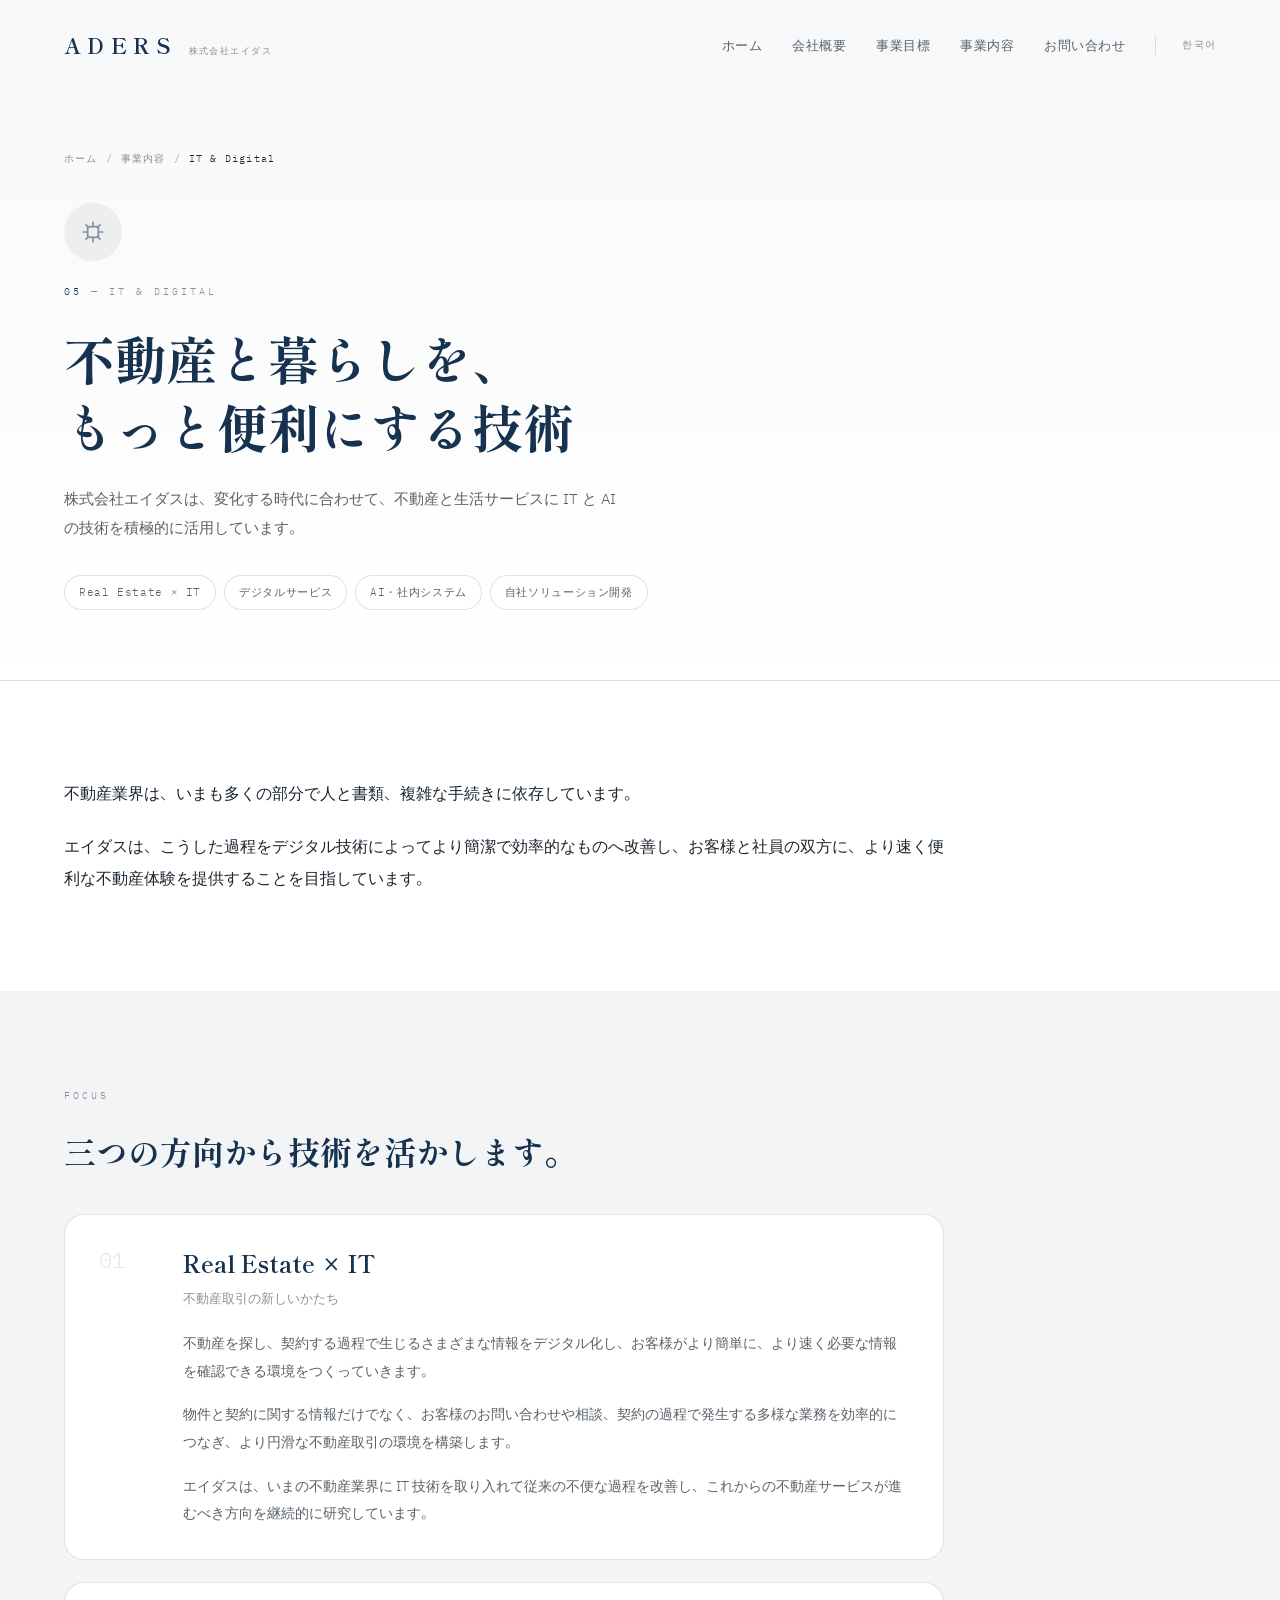
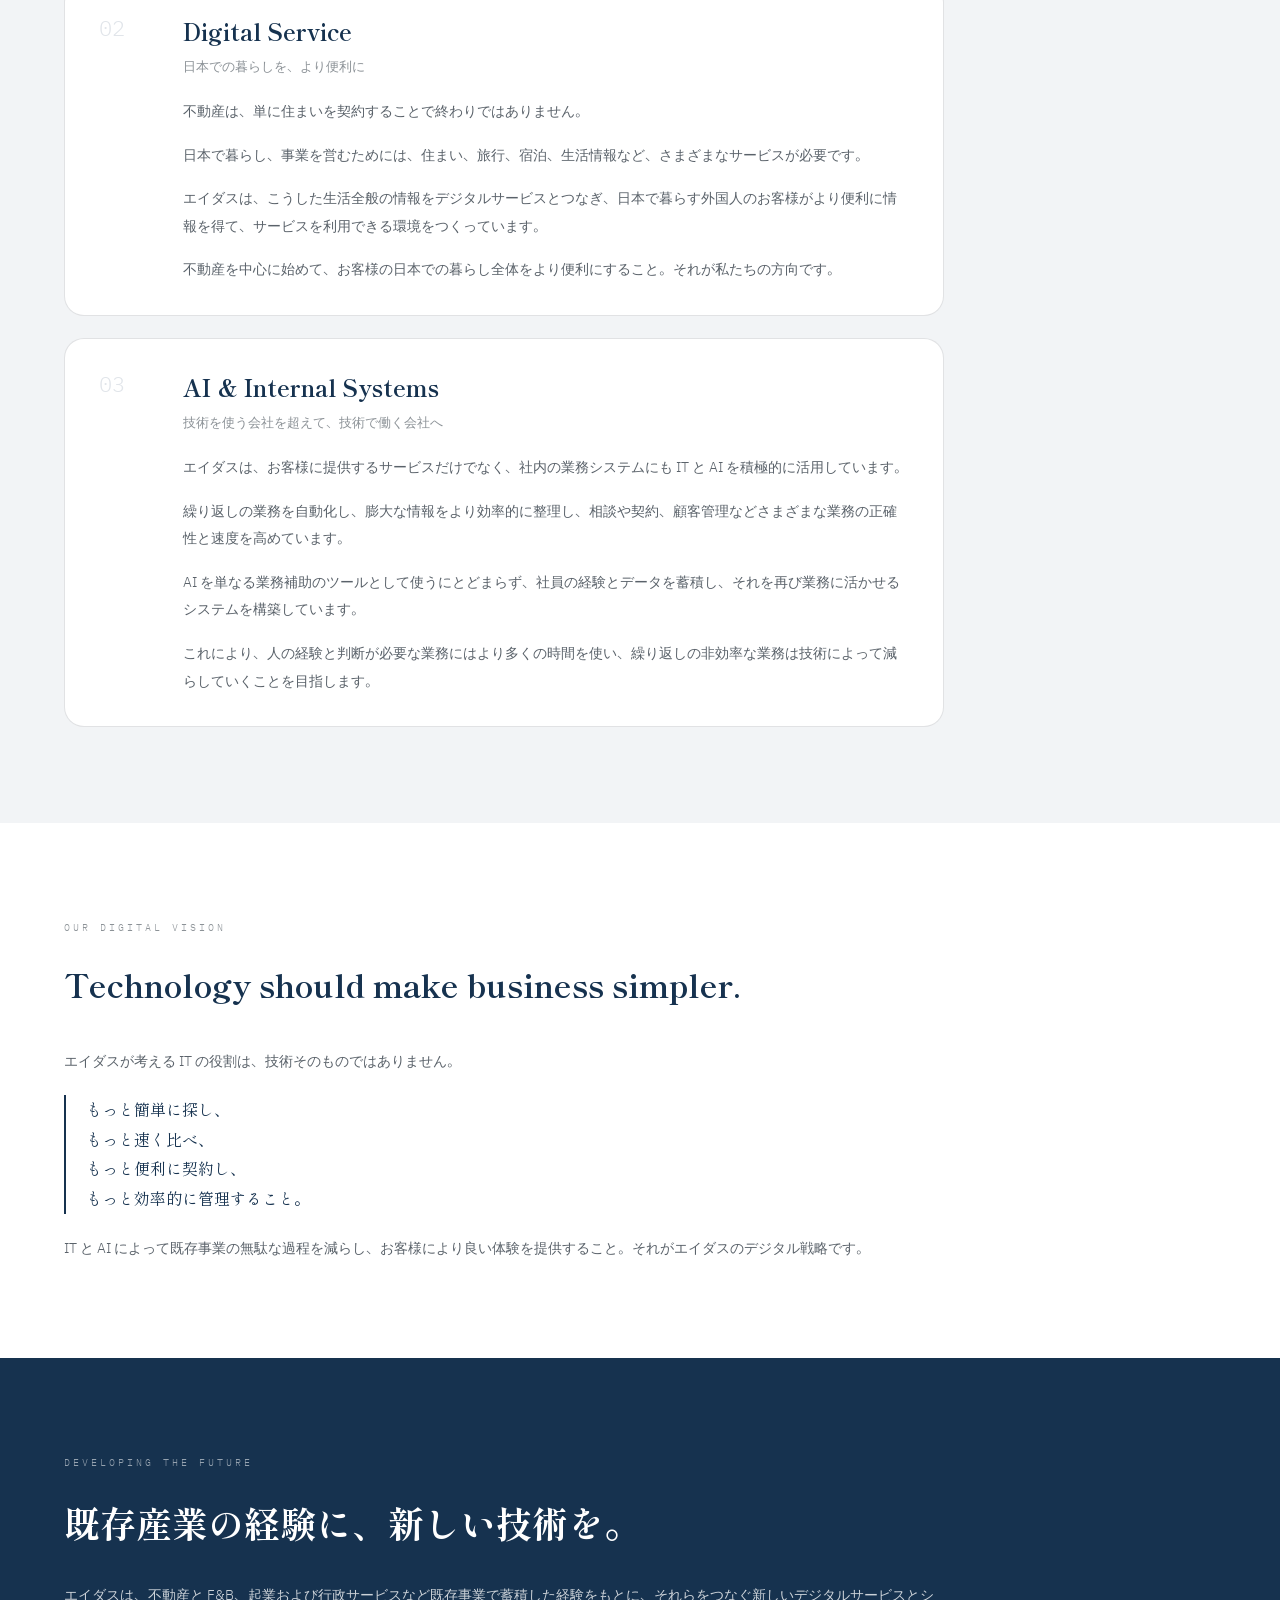
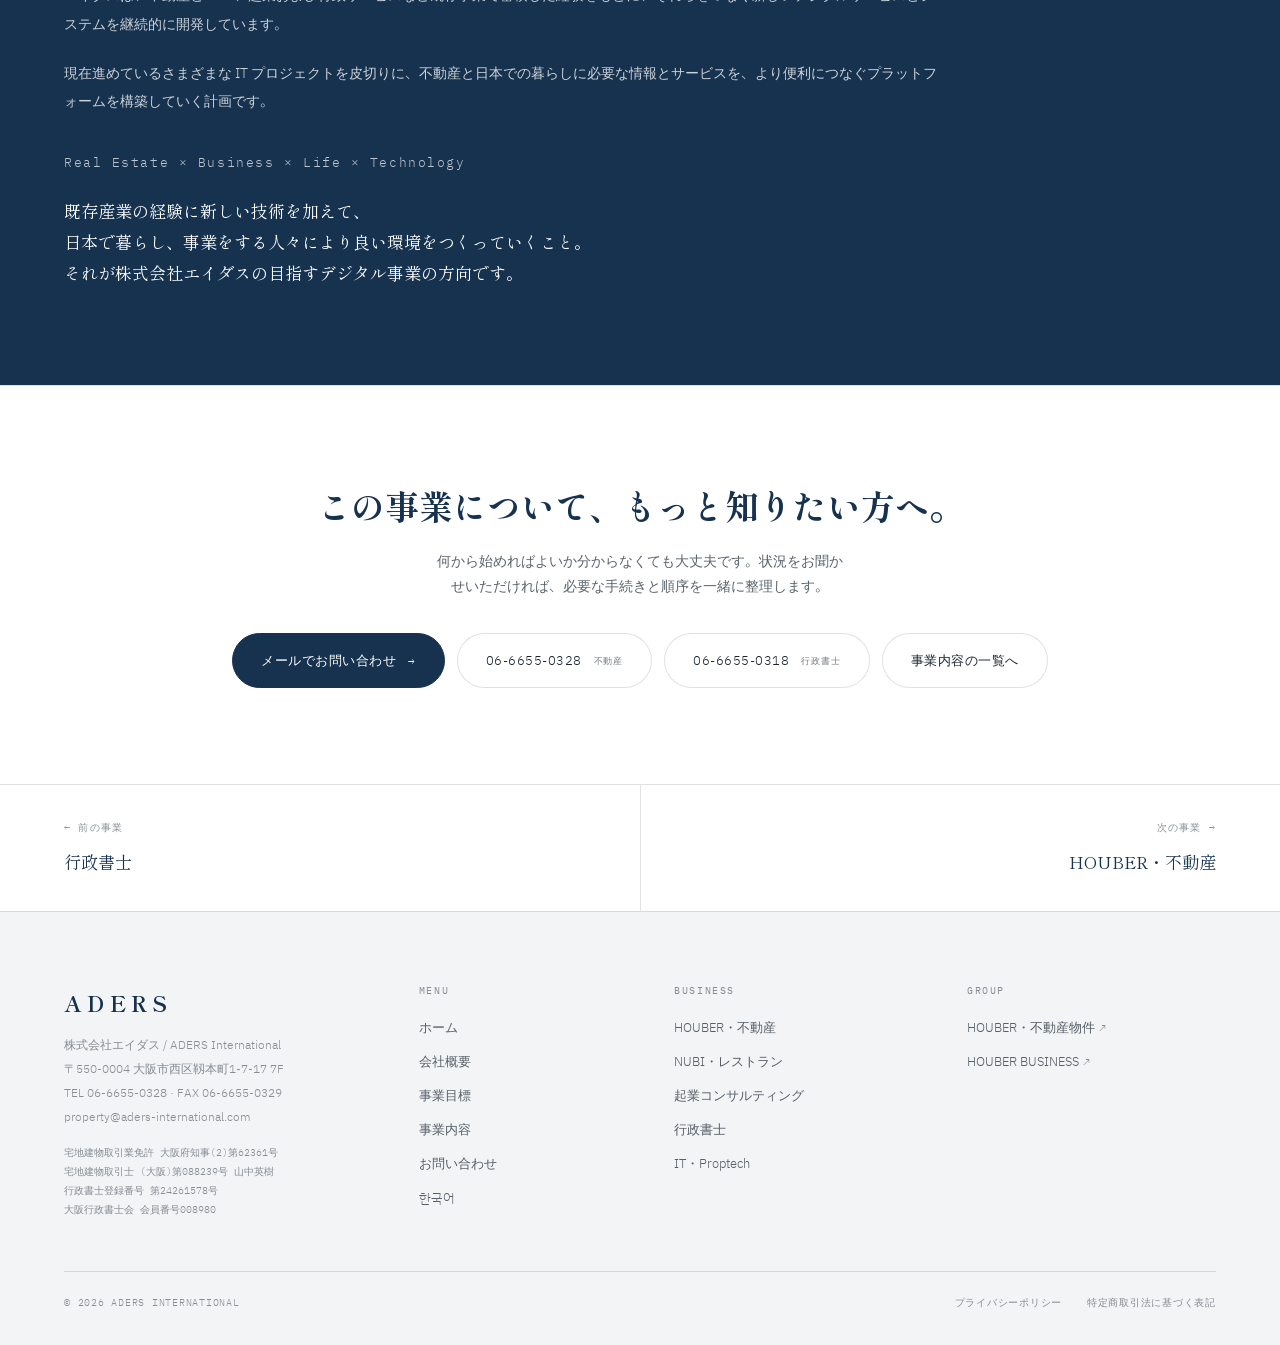
<file: ja/business/it.html>
<!DOCTYPE html>
<!--
  ============================================================================
  ADERS INTERNATIONAL — 사업 상세 페이지 (05. IT &amp; DIGITAL) / 日本語 / 일본어
  ----------------------------------------------------------------------------
  · 이 파일은 business/ 폴더 안에 있으므로 CSS·JS 경로 앞에 ../../ 가 붙습니다.
  · 디자인은 공통 스타일시트의 "19. 사업 상세 페이지" 항목에서 관리합니다.
  · 같은 내용의 반대 언어 페이지 → ../../business/it.html
    (한쪽을 고치면 다른 쪽도 함께 고쳐주세요)
  ============================================================================
-->
<html lang="ja" class="no-js">
<head>
<meta charset="utf-8">
<meta name="viewport" content="width=device-width, initial-scale=1">
<script>document.documentElement.className = 'js';</script>

<!-- [수정] 실제 도메인이 다르면 canonical / alternate / og:url 을 모두 바꿔주세요. -->
<title>IT &amp; Digital｜不動産と暮らしをもっと便利にする技術 — ADERS INTERNATIONAL</title>
<meta name="description" content="不動産取引のデジタル化、日本での暮らしのためのデジタルサービス、社内業務へのAI活用まで。既存事業の無駄な過程を減らすことがエイダスのデジタル戦略です。">

<link rel="canonical" href="https://houber-site.w8st5tywbc.workers.dev/ja/business/it.html">
<link rel="alternate" hreflang="ko" href="https://houber-site.w8st5tywbc.workers.dev/business/it.html">
<link rel="alternate" hreflang="ja" href="https://houber-site.w8st5tywbc.workers.dev/ja/business/it.html">
<link rel="alternate" hreflang="x-default" href="https://houber-site.w8st5tywbc.workers.dev/business/it.html">

<meta property="og:type" content="article">
<meta property="og:locale" content="ja_JP">
<meta property="og:site_name" content="ADERS INTERNATIONAL">
<meta property="og:title" content="IT &amp; Digital｜不動産と暮らしをもっと便利にする技術 — ADERS INTERNATIONAL">
<meta property="og:description" content="不動産取引のデジタル化、日本での暮らしのためのデジタルサービス、社内業務へのAI活用まで。既存事業の無駄な過程を減らすことがエイダスのデジタル戦略です。">
<meta property="og:url" content="https://houber-site.w8st5tywbc.workers.dev/ja/business/it.html">
<meta name="twitter:card" content="summary_large_image">

<link rel="icon" href="../../favicon.svg" type="image/svg+xml">

<link rel="preconnect" href="https://fonts.googleapis.com">
<link rel="preconnect" href="https://fonts.gstatic.com" crossorigin>
<link href="https://fonts.googleapis.com/css2?family=Gowun+Batang:wght@400;700&family=Shippori+Mincho:wght@400;500;600&family=IBM+Plex+Sans+KR:wght@300;400;500;600&family=IBM+Plex+Mono:wght@400;500&display=swap" rel="stylesheet">

<!-- 메인 페이지와 같은 스타일·스크립트를 함께 사용합니다 -->
<link rel="stylesheet" href="../../assets/css/style.css?v=20260828b">
<script src="../../assets/js/main.js?v=20260828b" defer></script>
</head>

<body>

<a class="skip-link" href="#main">本文へスキップ</a>


<!-- ==========================================================================
     헤더 — 메인 페이지와 동일하되, 링크가 상위 폴더를 가리킵니다.
     ========================================================================== -->
<header class="site-header">

  <a class="brand" href="../index.html">
    <span class="brand__name">ADERS</span>
    <span class="brand__sub">株式会社エイダス</span>
  </a>

  <nav class="site-nav" aria-label="メインメニュー">
    <a class="site-nav__link" href="../index.html">ホーム</a>
    <a class="site-nav__link" href="../index.html#about">会社概要</a>
    <a class="site-nav__link" href="../index.html#goal">事業目標</a>

    <div class="has-dropdown">
      <a class="site-nav__link" href="../index.html#business">事業内容</a>
      <div class="dropdown">
        <ul class="dropdown__list">
          <li><a class="dropdown__link" href="houber.html"><span class="dropdown__num">01</span>HOUBER・不動産</a></li>
          <li><a class="dropdown__link" href="nubi.html"><span class="dropdown__num">02</span>NUBI・レストラン</a></li>
          <li><a class="dropdown__link" href="startup.html"><span class="dropdown__num">03</span>起業コンサルティング</a></li>
          <li><a class="dropdown__link" href="legal.html"><span class="dropdown__num">04</span>行政書士</a></li>
          <li><a class="dropdown__link" href="it.html"><span class="dropdown__num">05</span>IT・Proptech</a></li>
        </ul>
      </div>
    </div>

    <a class="site-nav__link" href="../index.html#contact">お問い合わせ</a>
    <a class="site-nav__lang" href="../../business/it.html" lang="ko" hreflang="ko">한국어</a>
  </nav>

  <button class="menu-toggle" type="button" aria-label="メニューを開く" aria-expanded="false" aria-controls="mobile-menu">
    <span class="menu-toggle__bar"></span>
    <span class="menu-toggle__bar"></span>
  </button>

</header>


<!-- 모바일 메뉴 -->
<nav class="mobile-menu" id="mobile-menu" aria-label="モバイルメニュー">
  <a class="mobile-menu__link" href="../index.html">ホーム</a>
  <a class="mobile-menu__link" href="../index.html#about">会社概要</a>
  <a class="mobile-menu__link" href="../index.html#goal">事業目標</a>
  <a class="mobile-menu__link" href="../index.html#business">事業内容</a>
  <a class="mobile-menu__link" href="../index.html#contact">お問い合わせ</a>

  <div class="mobile-menu__footer">
    <a class="btn btn--primary" href="../index.html#contact">お問い合わせ <span class="btn__arrow">&rarr;</span></a>
    <a class="btn" href="../../business/it.html" lang="ko" hreflang="ko">한국어</a>
  </div>
</nav>


<main id="main">

<!-- ==========================================================================
     여기서부터 </article> 까지가 "본문"입니다.
     메인 페이지의 "자세히 보기" 팝업은 이 article 안쪽만 그대로 가져다 씁니다.
     (assets/js/main.js 의 4번 항목 참고)
     따라서 이 안에는 헤더·푸터·이전다음 같은 페이지 전용 요소를 넣지 마세요.
     ========================================================================== -->
<article id="biz-detail" class="biz-detail" data-accent="steel">

  <!-- ========================================================================
       머리 — 번호 · 제목 · 한 문단 요약 · 키워드
       ======================================================================== -->
  <section class="detail-hero" data-accent="steel">
    <div class="detail-hero__inner">

      <nav class="breadcrumb" aria-label="現在地">
        <a href="../index.html">ホーム</a>
        <span aria-hidden="true">/</span>
        <a href="../index.html#business">事業内容</a>
        <span aria-hidden="true">/</span>
        <span aria-current="page">IT &amp; Digital</span>
      </nav>

      <div class="detail-hero__icon">
        <svg viewBox="0 0 24 24" aria-hidden="true"><rect x="7" y="7" width="10" height="10" rx="1.5"/><path d="M12 3v4M12 17v4M3 12h4M17 12h4M5.5 5.5l2.5 2.5M18.5 5.5 16 8M5.5 18.5 8 16M18.5 18.5 16 16"/></svg>
      </div>

      <span class="eyebrow"><span class="eyebrow__num">05</span> — IT &amp; DIGITAL</span>
      <h1 class="detail-hero__title" id="biz-detail-title">不動産と暮らしを、もっと便利にする技術</h1>
      <p class="detail-hero__lead">株式会社エイダスは、変化する時代に合わせて、不動産と生活サービスに IT と AI の技術を積極的に活用しています。</p>

      <!-- 키워드 — 이 사업의 핵심 항목 -->
      <ul class="detail-tags">
        <li>Real Estate × IT</li>
        <li>デジタルサービス</li>
        <li>AI・社内システム</li>
        <li>自社ソリューション開発</li>
      </ul>

      <!-- 사진을 넣고 싶다면 아래 주석을 풀고 파일을 assets/images/ 에 넣으세요.
      <img class="photo detail-hero__photo" src="../../assets/images/biz-it.jpg"
           alt="" width="1200" height="600" loading="lazy">
      -->
    </div>
  </section>

  <!-- 개요 -->
  <section class="detail-section">
    <div class="detail-section__inner">
      <div class="detail-body detail-body--lead reveal">
        <p>不動産業界は、いまも多くの部分で人と書類、複雑な手続きに依存しています。</p>
        <p>エイダスは、こうした過程をデジタル技術によってより簡潔で効率的なものへ改善し、お客様と社員の双方に、より速く便利な不動産体験を提供することを目指しています。</p>
      </div>
    </div>
  </section>

  <!-- 세부 항목 -->
  <section class="detail-section detail-section--soft">
    <div class="detail-section__inner">
      <span class="eyebrow reveal">FOCUS</span>
      <h2 class="detail-block__title reveal reveal--1">三つの方向から技術を活かします。</h2>

      <div class="detail-list">
        <article class="detail-item reveal">
          <div class="detail-item__num">01</div>
          <div class="detail-item__body">
            <h3 class="detail-item__title">Real Estate × IT</h3>
            <p class="detail-item__sub">不動産取引の新しいかたち</p>
            <p>不動産を探し、契約する過程で生じるさまざまな情報をデジタル化し、お客様がより簡単に、より速く必要な情報を確認できる環境をつくっていきます。</p>
            <p>物件と契約に関する情報だけでなく、お客様のお問い合わせや相談、契約の過程で発生する多様な業務を効率的につなぎ、より円滑な不動産取引の環境を構築します。</p>
            <p>エイダスは、いまの不動産業界に IT 技術を取り入れて従来の不便な過程を改善し、これからの不動産サービスが進むべき方向を継続的に研究しています。</p>
          </div>
        </article>

        <article class="detail-item reveal">
          <div class="detail-item__num">02</div>
          <div class="detail-item__body">
            <h3 class="detail-item__title">Digital Service</h3>
            <p class="detail-item__sub">日本での暮らしを、より便利に</p>
            <p>不動産は、単に住まいを契約することで終わりではありません。</p>
            <p>日本で暮らし、事業を営むためには、住まい、旅行、宿泊、生活情報など、さまざまなサービスが必要です。</p>
            <p>エイダスは、こうした生活全般の情報をデジタルサービスとつなぎ、日本で暮らす外国人のお客様がより便利に情報を得て、サービスを利用できる環境をつくっています。</p>
            <p>不動産を中心に始めて、お客様の日本での暮らし全体をより便利にすること。それが私たちの方向です。</p>
          </div>
        </article>

        <article class="detail-item reveal">
          <div class="detail-item__num">03</div>
          <div class="detail-item__body">
            <h3 class="detail-item__title">AI &amp; Internal Systems</h3>
            <p class="detail-item__sub">技術を使う会社を超えて、技術で働く会社へ</p>
            <p>エイダスは、お客様に提供するサービスだけでなく、社内の業務システムにも IT と AI を積極的に活用しています。</p>
            <p>繰り返しの業務を自動化し、膨大な情報をより効率的に整理し、相談や契約、顧客管理などさまざまな業務の正確性と速度を高めています。</p>
            <p>AI を単なる業務補助のツールとして使うにとどまらず、社員の経験とデータを蓄積し、それを再び業務に活かせるシステムを構築しています。</p>
            <p>これにより、人の経験と判断が必要な業務にはより多くの時間を使い、繰り返しの非効率な業務は技術によって減らしていくことを目指します。</p>
          </div>
        </article>
      </div>
    </div>
  </section>

  <!-- 강조 단락: OUR DIGITAL VISION -->
  <section class="detail-section">
    <div class="detail-section__inner">
      <span class="eyebrow reveal">OUR DIGITAL VISION</span>
      <h2 class="detail-block__title reveal reveal--1">Technology should make business simpler.</h2>
      <div class="detail-body reveal reveal--2">
        <p>エイダスが考える IT の役割は、技術そのものではありません。</p>
        <p class="detail-lines">
          <span>もっと簡単に探し、</span>
          <span>もっと速く比べ、</span>
          <span>もっと便利に契約し、</span>
          <span>もっと効率的に管理すること。</span>
        </p>
        <p>IT と AI によって既存事業の無駄な過程を減らし、お客様により良い体験を提供すること。それがエイダスのデジタル戦略です。</p>
      </div>
    </div>
  </section>

  <!-- 마무리 단락 (네이비 배경) -->
  <section class="detail-section detail-approach">
    <div class="detail-section__inner">
      <span class="eyebrow reveal">DEVELOPING THE FUTURE</span>
      <h2 class="detail-approach__title reveal reveal--1">既存産業の経験に、新しい技術を。</h2>
      <div class="detail-body reveal reveal--2">
        <p>エイダスは、不動産と F&amp;B、起業および行政サービスなど既存事業で蓄積した経験をもとに、それらをつなぐ新しいデジタルサービスとシステムを継続的に開発しています。</p>
        <p>現在進めているさまざまな IT プロジェクトを皮切りに、不動産と日本での暮らしに必要な情報とサービスを、より便利につなぐプラットフォームを構築していく計画です。</p>
        <p class="detail-motto">Real Estate × Business × Life × Technology</p>
        <p class="detail-close">既存産業の経験に新しい技術を加えて、<br>日本で暮らし、事業をする人々により良い環境をつくっていくこと。<br>それが株式会社エイダスの目指すデジタル事業の方向です。</p>
      </div>
    </div>
  </section>
</article>
  <!-- ↑ 팝업이 가져가는 본문은 여기까지입니다. -->


  <!-- ========================================================================
       문의 유도 (상세 페이지를 직접 열었을 때만 보입니다)
       ======================================================================== -->
  <section class="detail-section detail-cta">
    <div class="detail-section__inner">
      <h2 class="detail-cta__title reveal">この事業について、もっと知りたい方へ。</h2>
      <p class="detail-cta__lead reveal reveal--1">何から始めればよいか分からなくても大丈夫です。状況をお聞かせいただければ、必要な手続きと順序を一緒に整理します。</p>

      <div class="contact-channels reveal reveal--2">
        <a class="btn btn--primary" href="mailto:property@aders-international.com">
          メールでお問い合わせ <span class="btn__arrow">&rarr;</span>
        </a>
        <a class="btn" href="tel:+81666550328">06-6655-0328 <span class="btn__tag">不動産</span></a>
        <a class="btn" href="tel:+81666550318">06-6655-0318 <span class="btn__tag">行政書士</span></a>
        <a class="btn" href="../index.html#business">事業内容の一覧へ</a>
      </div>
    </div>
  </section>


  <!-- 이전 / 다음 사업 -->
  <nav class="detail-nav" aria-label="事業内容">
    <a class="detail-nav__item detail-nav__item--prev" href="legal.html">
      <span class="detail-nav__label">&larr; 前の事業</span>
      <span class="detail-nav__title">行政書士</span>
    </a>
    <a class="detail-nav__item detail-nav__item--next" href="houber.html">
      <span class="detail-nav__label">次の事業 &rarr;</span>
      <span class="detail-nav__title">HOUBER・不動産</span>
    </a>
  </nav>

</main>


<!-- ==========================================================================
     푸터 — 메인 페이지와 같은 내용입니다. 수정할 때는 함께 맞춰주세요.
     ========================================================================== -->
<footer class="site-footer">
  <div class="footer-grid">

    <div>
      <div class="footer__brand">ADERS</div>
      <address class="footer__address">
        株式会社エイダス / ADERS International<br>
        〒550-0004 大阪市西区靱本町1-7-17 7F<br>
        TEL <a href="tel:+81666550328">06-6655-0328</a> · FAX 06-6655-0329<br>
        <a href="mailto:property@aders-international.com">property@aders-international.com</a>
      </address>

      <!-- 담당자·번호가 바뀌면 모든 페이지에서 같은 값을 유지하세요. -->
      <div class="footer__license">
        宅地建物取引業免許 大阪府知事(2)第62361号<br>
        宅地建物取引士 (大阪)第088239号 山中英樹<br>
        行政書士登録番号 第24261578号<br>
        大阪行政書士会 会員番号008980
      </div>
    </div>

    <div>
      <h2 class="footer__heading">MENU</h2>
      <ul class="footer__list">
        <li><a href="../index.html">ホーム</a></li>
        <li><a href="../index.html#about">会社概要</a></li>
        <li><a href="../index.html#goal">事業目標</a></li>
        <li><a href="../index.html#business">事業内容</a></li>
        <li><a href="../index.html#contact">お問い合わせ</a></li>
        <li><a href="../../business/it.html" lang="ko" hreflang="ko">한국어</a></li>
      </ul>
    </div>

    <div>
      <h2 class="footer__heading">BUSINESS</h2>
      <ul class="footer__list">
        <li><a href="houber.html">HOUBER・不動産</a></li>
        <li><a href="nubi.html">NUBI・レストラン</a></li>
        <li><a href="startup.html">起業コンサルティング</a></li>
        <li><a href="legal.html">行政書士</a></li>
        <li><a href="it.html">IT・Proptech</a></li>
      </ul>
    </div>

    <!-- 관계사 — HOUBER 의 두 서비스 사이트 -->
    <div>
      <h2 class="footer__heading">GROUP</h2>
      <ul class="footer__list">
        <li><a href="https://www.houber-home.com" target="_blank" rel="noopener">HOUBER・不動産物件<span class="visually-hidden"> (新しいウィンドウで開きます)</span></a></li>
        <li><a href="https://houber-business.com/" target="_blank" rel="noopener">HOUBER BUSINESS<span class="visually-hidden"> (新しいウィンドウで開きます)</span></a></li>
      </ul>
    </div>

  </div>

  <div class="footer-bottom">
    <span>&copy; 2026 ADERS INTERNATIONAL</span>
    <!-- [수정] 각 정책 페이지를 만든 뒤 href 를 연결하세요. -->
    <span>
      <a href="#">プライバシーポリシー</a>
      <a href="#">特定商取引法に基づく表記</a>
    </span>
  </div>
</footer>

</body>
</html>
</file>
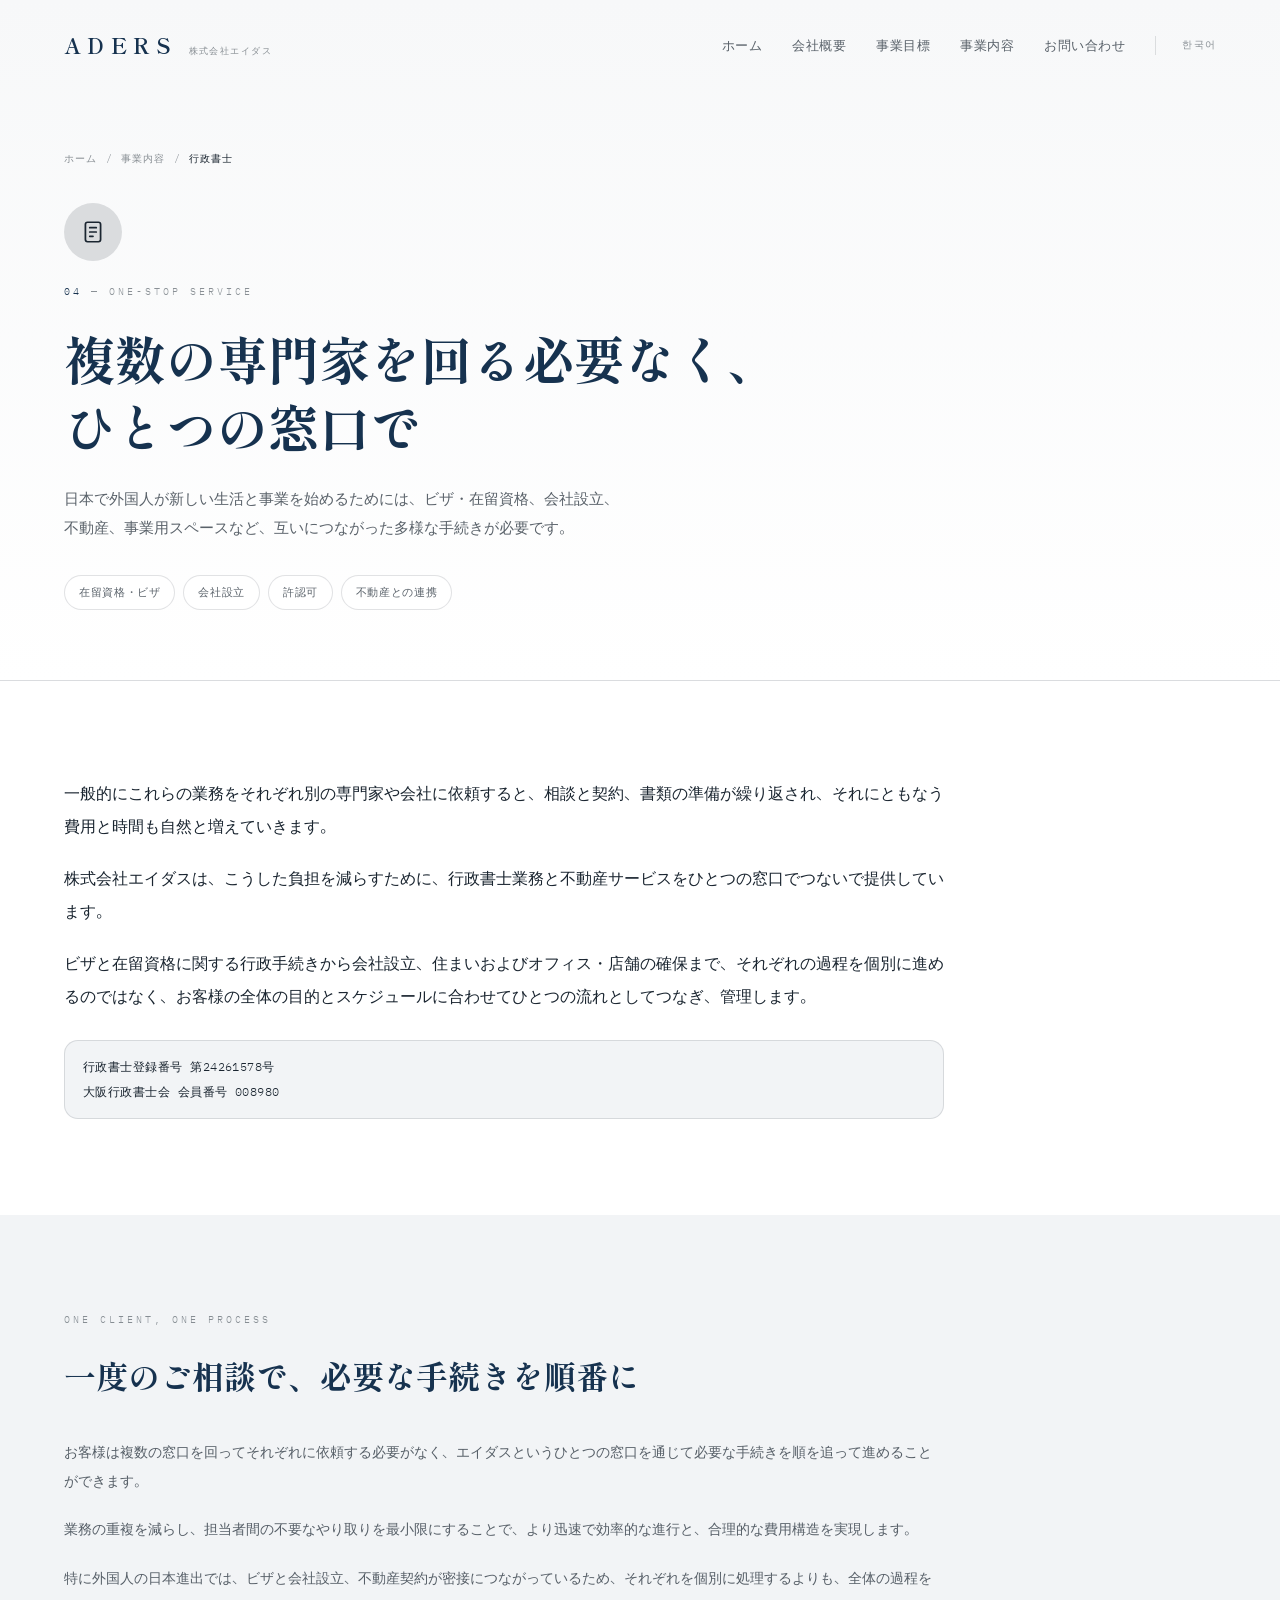
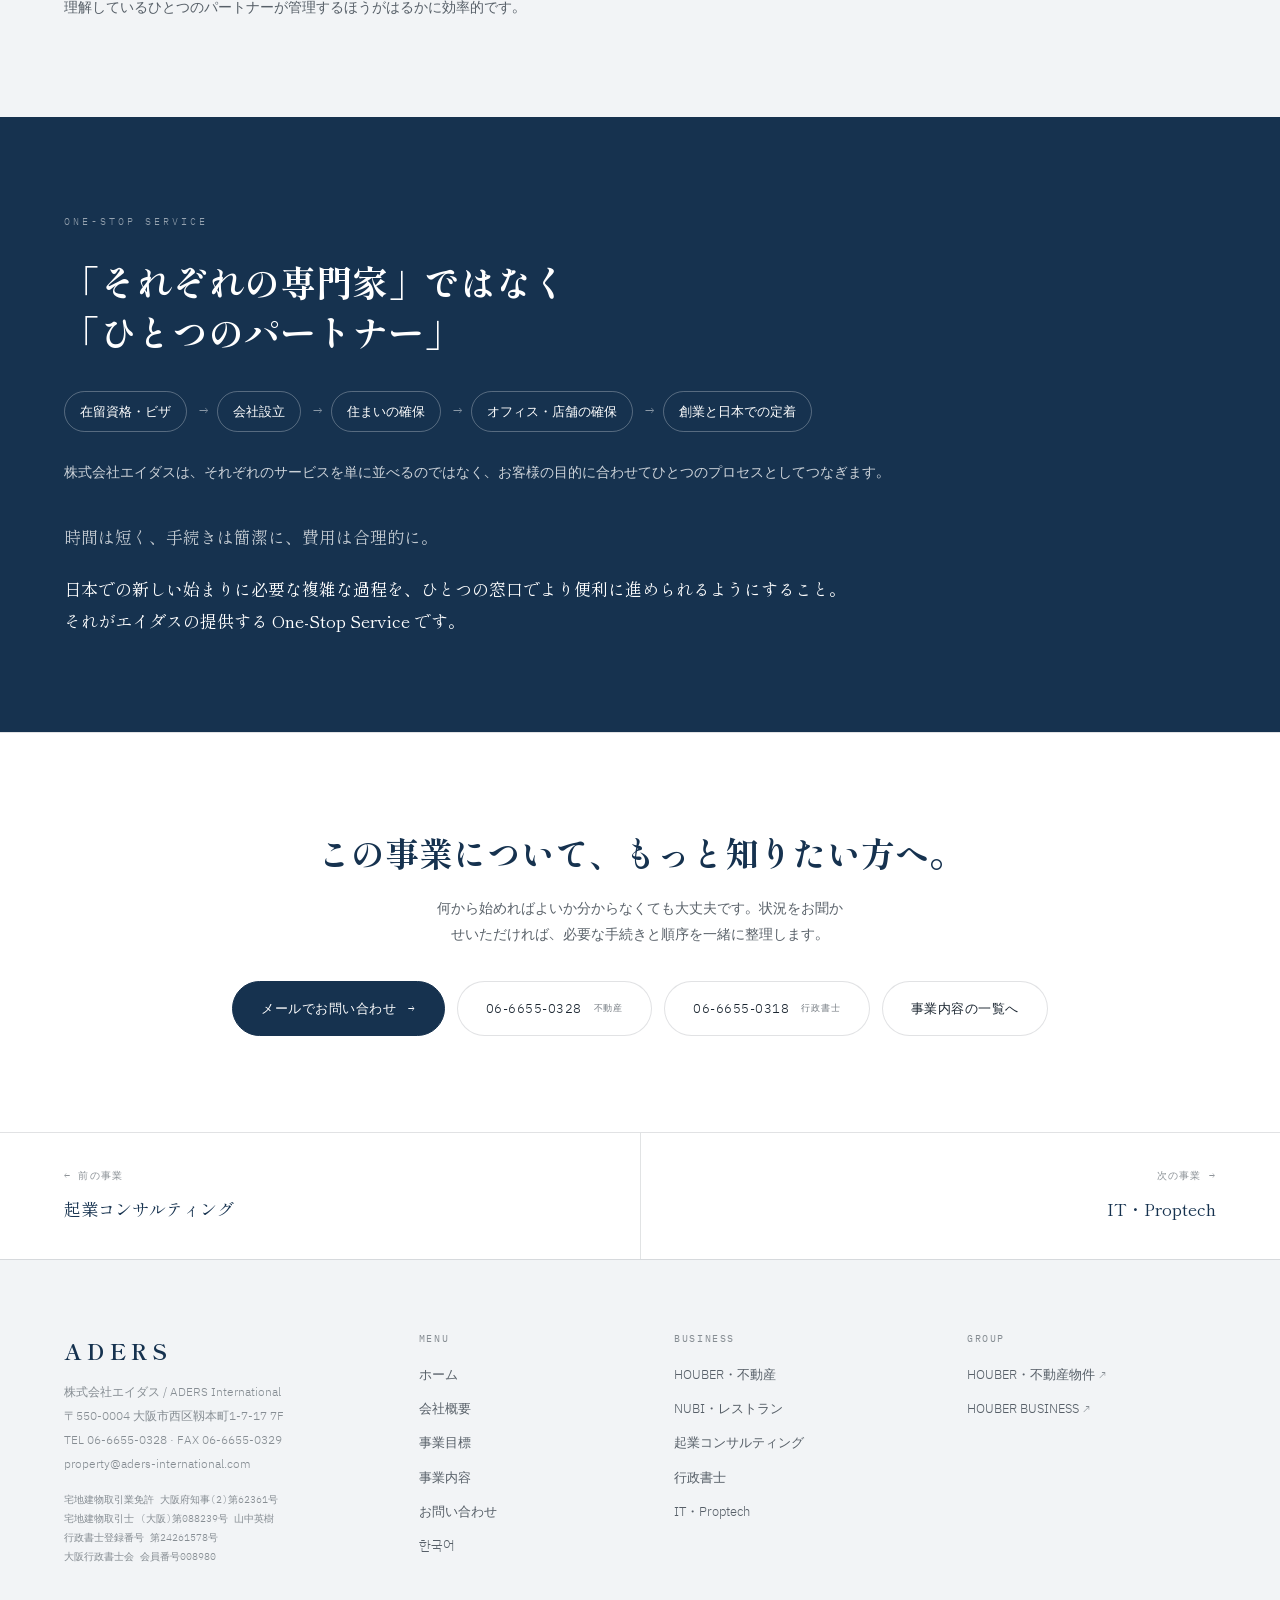
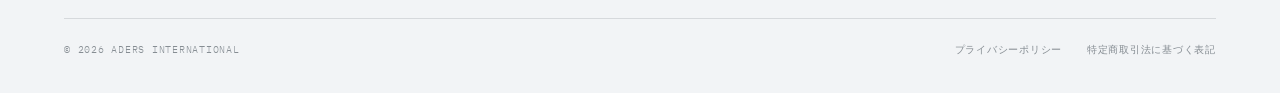
<file: ja/business/legal.html>
<!DOCTYPE html>
<!--
  ============================================================================
  ADERS INTERNATIONAL — 사업 상세 페이지 (04. ONE-STOP SERVICE) / 日本語 / 일본어
  ----------------------------------------------------------------------------
  · 이 파일은 business/ 폴더 안에 있으므로 CSS·JS 경로 앞에 ../../ 가 붙습니다.
  · 디자인은 공통 스타일시트의 "19. 사업 상세 페이지" 항목에서 관리합니다.
  · 같은 내용의 반대 언어 페이지 → ../../business/legal.html
    (한쪽을 고치면 다른 쪽도 함께 고쳐주세요)
  ============================================================================
-->
<html lang="ja" class="no-js">
<head>
<meta charset="utf-8">
<meta name="viewport" content="width=device-width, initial-scale=1">
<script>document.documentElement.className = 'js';</script>

<!-- [수정] 실제 도메인이 다르면 canonical / alternate / og:url 을 모두 바꿔주세요. -->
<title>行政書士 One-Stop Service｜ビザ・会社設立・不動産をひとつの窓口で — ADERS INTERNATIONAL</title>
<meta name="description" content="在留資格・ビザ、会社設立、住まいとオフィス・店舗の確保まで。行政書士業務と不動産サービスをひとつの窓口でつなぎ、手続きと費用を抑えます。">

<link rel="canonical" href="https://houber-site.w8st5tywbc.workers.dev/ja/business/legal.html">
<link rel="alternate" hreflang="ko" href="https://houber-site.w8st5tywbc.workers.dev/business/legal.html">
<link rel="alternate" hreflang="ja" href="https://houber-site.w8st5tywbc.workers.dev/ja/business/legal.html">
<link rel="alternate" hreflang="x-default" href="https://houber-site.w8st5tywbc.workers.dev/business/legal.html">

<meta property="og:type" content="article">
<meta property="og:locale" content="ja_JP">
<meta property="og:site_name" content="ADERS INTERNATIONAL">
<meta property="og:title" content="行政書士 One-Stop Service｜ビザ・会社設立・不動産をひとつの窓口で — ADERS INTERNATIONAL">
<meta property="og:description" content="在留資格・ビザ、会社設立、住まいとオフィス・店舗の確保まで。行政書士業務と不動産サービスをひとつの窓口でつなぎ、手続きと費用を抑えます。">
<meta property="og:url" content="https://houber-site.w8st5tywbc.workers.dev/ja/business/legal.html">
<meta name="twitter:card" content="summary_large_image">

<link rel="icon" href="../../favicon.svg" type="image/svg+xml">

<link rel="preconnect" href="https://fonts.googleapis.com">
<link rel="preconnect" href="https://fonts.gstatic.com" crossorigin>
<link href="https://fonts.googleapis.com/css2?family=Gowun+Batang:wght@400;700&family=Shippori+Mincho:wght@400;500;600&family=IBM+Plex+Sans+KR:wght@300;400;500;600&family=IBM+Plex+Mono:wght@400;500&display=swap" rel="stylesheet">

<!-- 메인 페이지와 같은 스타일·스크립트를 함께 사용합니다 -->
<link rel="stylesheet" href="../../assets/css/style.css?v=20260828b">
<script src="../../assets/js/main.js?v=20260828b" defer></script>
</head>

<body>

<a class="skip-link" href="#main">本文へスキップ</a>


<!-- ==========================================================================
     헤더 — 메인 페이지와 동일하되, 링크가 상위 폴더를 가리킵니다.
     ========================================================================== -->
<header class="site-header">

  <a class="brand" href="../index.html">
    <span class="brand__name">ADERS</span>
    <span class="brand__sub">株式会社エイダス</span>
  </a>

  <nav class="site-nav" aria-label="メインメニュー">
    <a class="site-nav__link" href="../index.html">ホーム</a>
    <a class="site-nav__link" href="../index.html#about">会社概要</a>
    <a class="site-nav__link" href="../index.html#goal">事業目標</a>

    <div class="has-dropdown">
      <a class="site-nav__link" href="../index.html#business">事業内容</a>
      <div class="dropdown">
        <ul class="dropdown__list">
          <li><a class="dropdown__link" href="houber.html"><span class="dropdown__num">01</span>HOUBER・不動産</a></li>
          <li><a class="dropdown__link" href="nubi.html"><span class="dropdown__num">02</span>NUBI・レストラン</a></li>
          <li><a class="dropdown__link" href="startup.html"><span class="dropdown__num">03</span>起業コンサルティング</a></li>
          <li><a class="dropdown__link" href="legal.html"><span class="dropdown__num">04</span>行政書士</a></li>
          <li><a class="dropdown__link" href="it.html"><span class="dropdown__num">05</span>IT・Proptech</a></li>
        </ul>
      </div>
    </div>

    <a class="site-nav__link" href="../index.html#contact">お問い合わせ</a>
    <a class="site-nav__lang" href="../../business/legal.html" lang="ko" hreflang="ko">한국어</a>
  </nav>

  <button class="menu-toggle" type="button" aria-label="メニューを開く" aria-expanded="false" aria-controls="mobile-menu">
    <span class="menu-toggle__bar"></span>
    <span class="menu-toggle__bar"></span>
  </button>

</header>


<!-- 모바일 메뉴 -->
<nav class="mobile-menu" id="mobile-menu" aria-label="モバイルメニュー">
  <a class="mobile-menu__link" href="../index.html">ホーム</a>
  <a class="mobile-menu__link" href="../index.html#about">会社概要</a>
  <a class="mobile-menu__link" href="../index.html#goal">事業目標</a>
  <a class="mobile-menu__link" href="../index.html#business">事業内容</a>
  <a class="mobile-menu__link" href="../index.html#contact">お問い合わせ</a>

  <div class="mobile-menu__footer">
    <a class="btn btn--primary" href="../index.html#contact">お問い合わせ <span class="btn__arrow">&rarr;</span></a>
    <a class="btn" href="../../business/legal.html" lang="ko" hreflang="ko">한국어</a>
  </div>
</nav>


<main id="main">

<!-- ==========================================================================
     여기서부터 </article> 까지가 "본문"입니다.
     메인 페이지의 "자세히 보기" 팝업은 이 article 안쪽만 그대로 가져다 씁니다.
     (assets/js/main.js 의 4번 항목 참고)
     따라서 이 안에는 헤더·푸터·이전다음 같은 페이지 전용 요소를 넣지 마세요.
     ========================================================================== -->
<article id="biz-detail" class="biz-detail" data-accent="ink">

  <!-- ========================================================================
       머리 — 번호 · 제목 · 한 문단 요약 · 키워드
       ======================================================================== -->
  <section class="detail-hero" data-accent="ink">
    <div class="detail-hero__inner">

      <nav class="breadcrumb" aria-label="現在地">
        <a href="../index.html">ホーム</a>
        <span aria-hidden="true">/</span>
        <a href="../index.html#business">事業内容</a>
        <span aria-hidden="true">/</span>
        <span aria-current="page">行政書士</span>
      </nav>

      <div class="detail-hero__icon">
        <svg viewBox="0 0 24 24" aria-hidden="true"><rect x="5" y="3" width="14" height="18" rx="2"/><path d="M9 8h6M9 12h6M9 16h3"/></svg>
      </div>

      <span class="eyebrow"><span class="eyebrow__num">04</span> — ONE-STOP SERVICE</span>
      <h1 class="detail-hero__title" id="biz-detail-title">複数の専門家を回る必要なく、ひとつの窓口で</h1>
      <p class="detail-hero__lead">日本で外国人が新しい生活と事業を始めるためには、ビザ・在留資格、会社設立、不動産、事業用スペースなど、互いにつながった多様な手続きが必要です。</p>

      <!-- 키워드 — 이 사업의 핵심 항목 -->
      <ul class="detail-tags">
        <li>在留資格・ビザ</li>
        <li>会社設立</li>
        <li>許認可</li>
        <li>不動産との連携</li>
      </ul>

      <!-- 사진을 넣고 싶다면 아래 주석을 풀고 파일을 assets/images/ 에 넣으세요.
      <img class="photo detail-hero__photo" src="../../assets/images/biz-legal.jpg"
           alt="" width="1200" height="600" loading="lazy">
      -->
    </div>
  </section>

  <!-- 개요 -->
  <section class="detail-section">
    <div class="detail-section__inner">
      <div class="detail-body detail-body--lead reveal">
        <p>一般的にこれらの業務をそれぞれ別の専門家や会社に依頼すると、相談と契約、書類の準備が繰り返され、それにともなう費用と時間も自然と増えていきます。</p>
        <p>株式会社エイダスは、こうした負担を減らすために、行政書士業務と不動産サービスをひとつの窓口でつないで提供しています。</p>
        <p>ビザと在留資格に関する行政手続きから会社設立、住まいおよびオフィス・店舗の確保まで、それぞれの過程を個別に進めるのではなく、お客様の全体の目的とスケジュールに合わせてひとつの流れとしてつなぎ、管理します。</p>
        <p class="detail-note">行政書士登録番号 第24261578号<br>大阪行政書士会 会員番号 008980</p>
      </div>
    </div>
  </section>

  <!-- 강조 단락: ONE CLIENT, ONE PROCESS -->
  <section class="detail-section detail-section--soft">
    <div class="detail-section__inner">
      <span class="eyebrow reveal">ONE CLIENT, ONE PROCESS</span>
      <h2 class="detail-block__title reveal reveal--1">一度のご相談で、必要な手続きを順番に</h2>
      <div class="detail-body reveal reveal--2">
        <p>お客様は複数の窓口を回ってそれぞれに依頼する必要がなく、エイダスというひとつの窓口を通じて必要な手続きを順を追って進めることができます。</p>
        <p>業務の重複を減らし、担当者間の不要なやり取りを最小限にすることで、より迅速で効率的な進行と、合理的な費用構造を実現します。</p>
        <p>特に外国人の日本進出では、ビザと会社設立、不動産契約が密接につながっているため、それぞれを個別に処理するよりも、全体の過程を理解しているひとつのパートナーが管理するほうがはるかに効率的です。</p>
      </div>
    </div>
  </section>

  <!-- 마무리 단락 (네이비 배경) -->
  <section class="detail-section detail-approach">
    <div class="detail-section__inner">
      <span class="eyebrow reveal">ONE-STOP SERVICE</span>
      <h2 class="detail-approach__title reveal reveal--1">「それぞれの専門家」ではなく「ひとつのパートナー」</h2>
      <div class="detail-body reveal reveal--2">
        <!-- 진행 순서 — 항목을 늘리거나 줄여도 자동으로 줄바꿈됩니다 -->
        <ol class="detail-flow">
          <li>在留資格・ビザ</li>
          <li>会社設立</li>
          <li>住まいの確保</li>
          <li>オフィス・店舗の確保</li>
          <li>創業と日本での定着</li>
        </ol>
        <p>株式会社エイダスは、それぞれのサービスを単に並べるのではなく、お客様の目的に合わせてひとつのプロセスとしてつなぎます。</p>
        <p class="detail-motto detail-motto--text">時間は短く、手続きは簡潔に、費用は合理的に。</p>
        <p class="detail-close">日本での新しい始まりに必要な複雑な過程を、ひとつの窓口でより便利に進められるようにすること。<br>それがエイダスの提供する One-Stop Service です。</p>
      </div>
    </div>
  </section>
</article>
  <!-- ↑ 팝업이 가져가는 본문은 여기까지입니다. -->


  <!-- ========================================================================
       문의 유도 (상세 페이지를 직접 열었을 때만 보입니다)
       ======================================================================== -->
  <section class="detail-section detail-cta">
    <div class="detail-section__inner">
      <h2 class="detail-cta__title reveal">この事業について、もっと知りたい方へ。</h2>
      <p class="detail-cta__lead reveal reveal--1">何から始めればよいか分からなくても大丈夫です。状況をお聞かせいただければ、必要な手続きと順序を一緒に整理します。</p>

      <div class="contact-channels reveal reveal--2">
        <a class="btn btn--primary" href="mailto:property@aders-international.com">
          メールでお問い合わせ <span class="btn__arrow">&rarr;</span>
        </a>
        <a class="btn" href="tel:+81666550328">06-6655-0328 <span class="btn__tag">不動産</span></a>
        <a class="btn" href="tel:+81666550318">06-6655-0318 <span class="btn__tag">行政書士</span></a>
        <a class="btn" href="../index.html#business">事業内容の一覧へ</a>
      </div>
    </div>
  </section>


  <!-- 이전 / 다음 사업 -->
  <nav class="detail-nav" aria-label="事業内容">
    <a class="detail-nav__item detail-nav__item--prev" href="startup.html">
      <span class="detail-nav__label">&larr; 前の事業</span>
      <span class="detail-nav__title">起業コンサルティング</span>
    </a>
    <a class="detail-nav__item detail-nav__item--next" href="it.html">
      <span class="detail-nav__label">次の事業 &rarr;</span>
      <span class="detail-nav__title">IT・Proptech</span>
    </a>
  </nav>

</main>


<!-- ==========================================================================
     푸터 — 메인 페이지와 같은 내용입니다. 수정할 때는 함께 맞춰주세요.
     ========================================================================== -->
<footer class="site-footer">
  <div class="footer-grid">

    <div>
      <div class="footer__brand">ADERS</div>
      <address class="footer__address">
        株式会社エイダス / ADERS International<br>
        〒550-0004 大阪市西区靱本町1-7-17 7F<br>
        TEL <a href="tel:+81666550328">06-6655-0328</a> · FAX 06-6655-0329<br>
        <a href="mailto:property@aders-international.com">property@aders-international.com</a>
      </address>

      <!-- 담당자·번호가 바뀌면 모든 페이지에서 같은 값을 유지하세요. -->
      <div class="footer__license">
        宅地建物取引業免許 大阪府知事(2)第62361号<br>
        宅地建物取引士 (大阪)第088239号 山中英樹<br>
        行政書士登録番号 第24261578号<br>
        大阪行政書士会 会員番号008980
      </div>
    </div>

    <div>
      <h2 class="footer__heading">MENU</h2>
      <ul class="footer__list">
        <li><a href="../index.html">ホーム</a></li>
        <li><a href="../index.html#about">会社概要</a></li>
        <li><a href="../index.html#goal">事業目標</a></li>
        <li><a href="../index.html#business">事業内容</a></li>
        <li><a href="../index.html#contact">お問い合わせ</a></li>
        <li><a href="../../business/legal.html" lang="ko" hreflang="ko">한국어</a></li>
      </ul>
    </div>

    <div>
      <h2 class="footer__heading">BUSINESS</h2>
      <ul class="footer__list">
        <li><a href="houber.html">HOUBER・不動産</a></li>
        <li><a href="nubi.html">NUBI・レストラン</a></li>
        <li><a href="startup.html">起業コンサルティング</a></li>
        <li><a href="legal.html">行政書士</a></li>
        <li><a href="it.html">IT・Proptech</a></li>
      </ul>
    </div>

    <!-- 관계사 — HOUBER 의 두 서비스 사이트 -->
    <div>
      <h2 class="footer__heading">GROUP</h2>
      <ul class="footer__list">
        <li><a href="https://www.houber-home.com" target="_blank" rel="noopener">HOUBER・不動産物件<span class="visually-hidden"> (新しいウィンドウで開きます)</span></a></li>
        <li><a href="https://houber-business.com/" target="_blank" rel="noopener">HOUBER BUSINESS<span class="visually-hidden"> (新しいウィンドウで開きます)</span></a></li>
      </ul>
    </div>

  </div>

  <div class="footer-bottom">
    <span>&copy; 2026 ADERS INTERNATIONAL</span>
    <!-- [수정] 각 정책 페이지를 만든 뒤 href 를 연결하세요. -->
    <span>
      <a href="#">プライバシーポリシー</a>
      <a href="#">特定商取引法に基づく表記</a>
    </span>
  </div>
</footer>

</body>
</html>
</file>
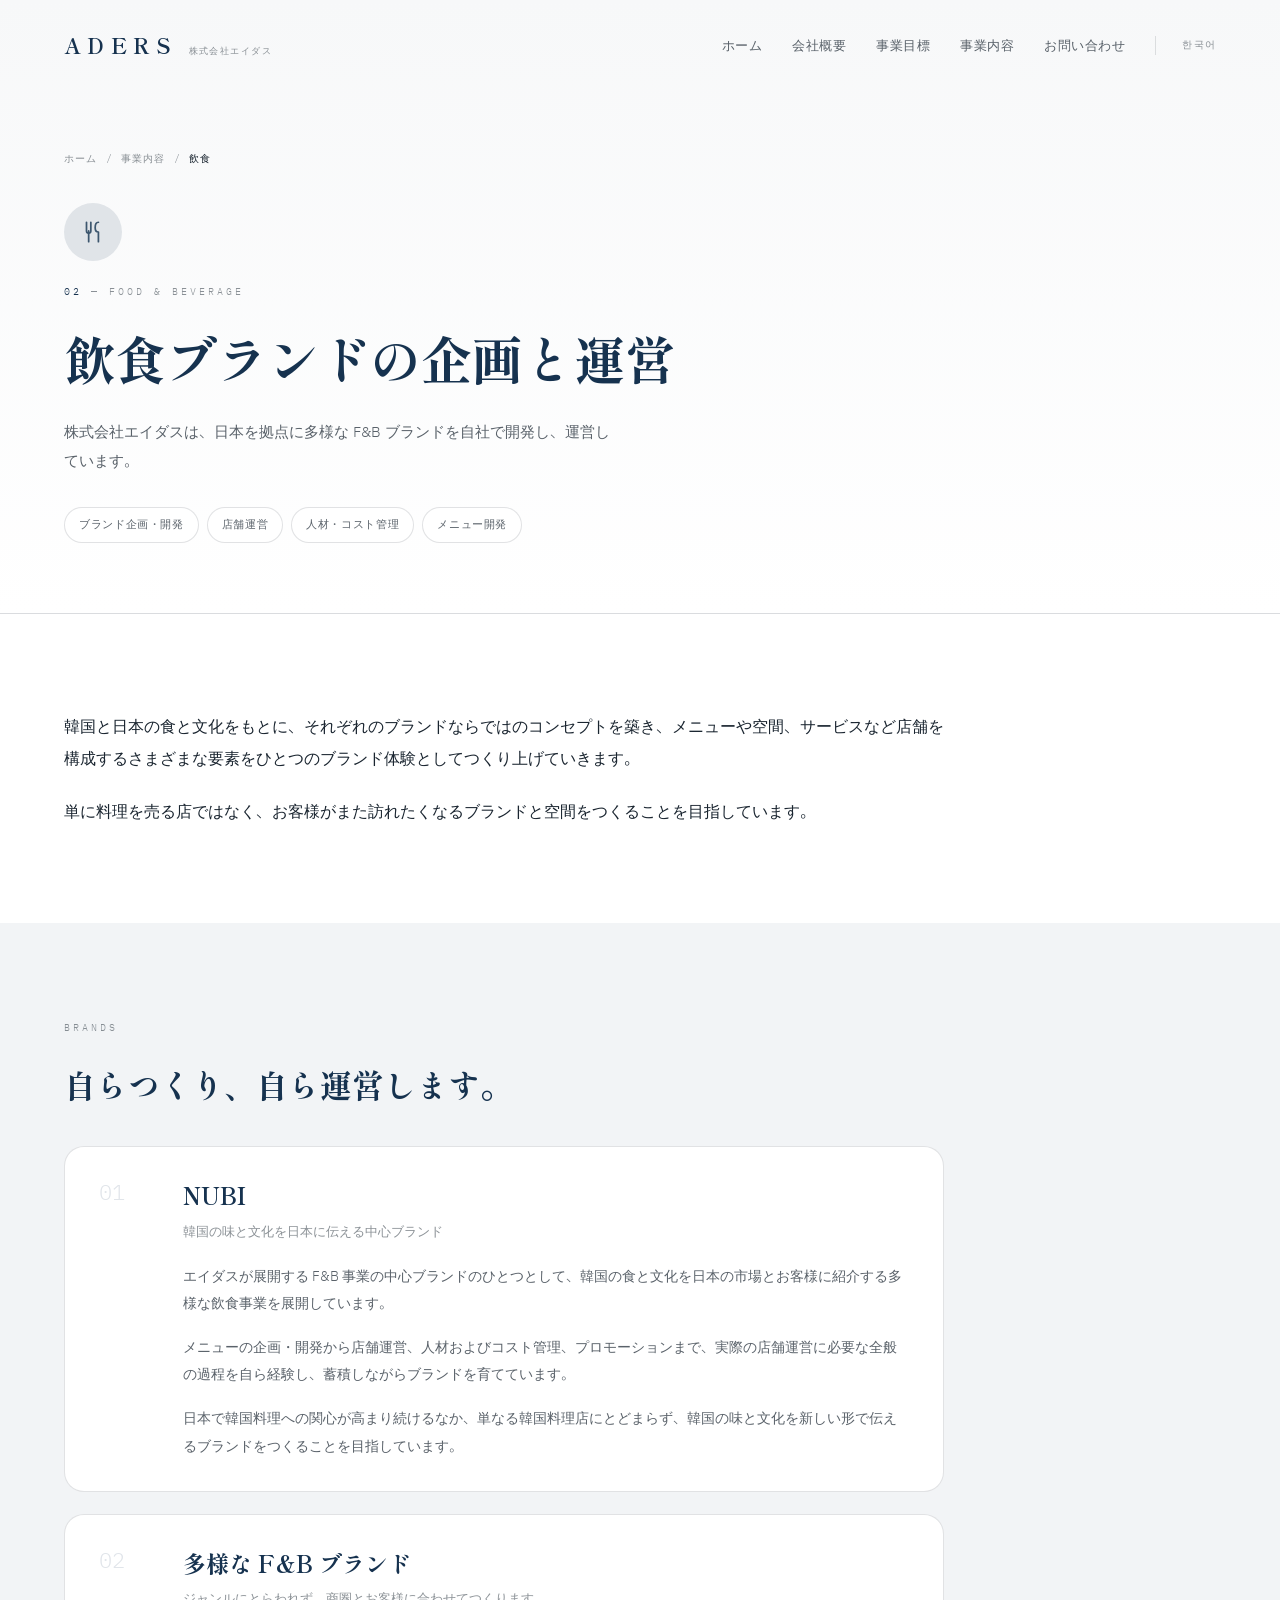
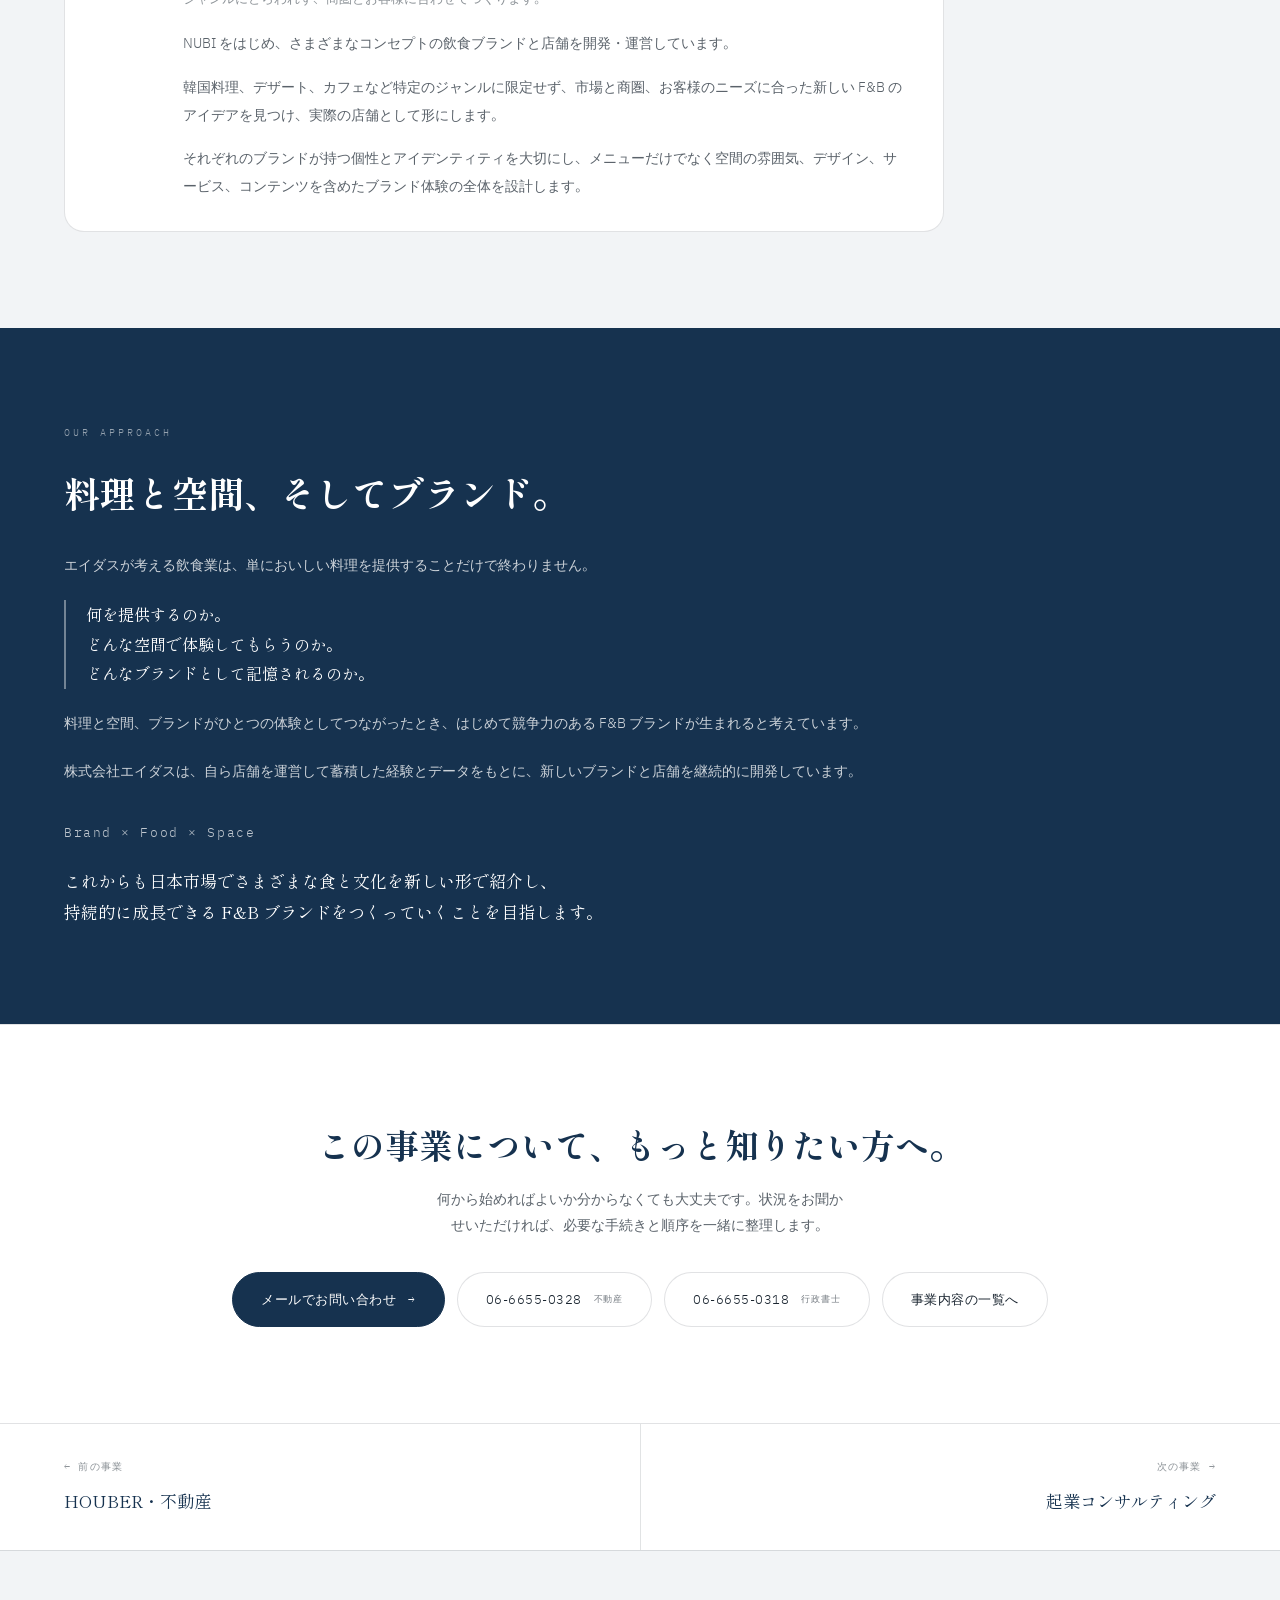
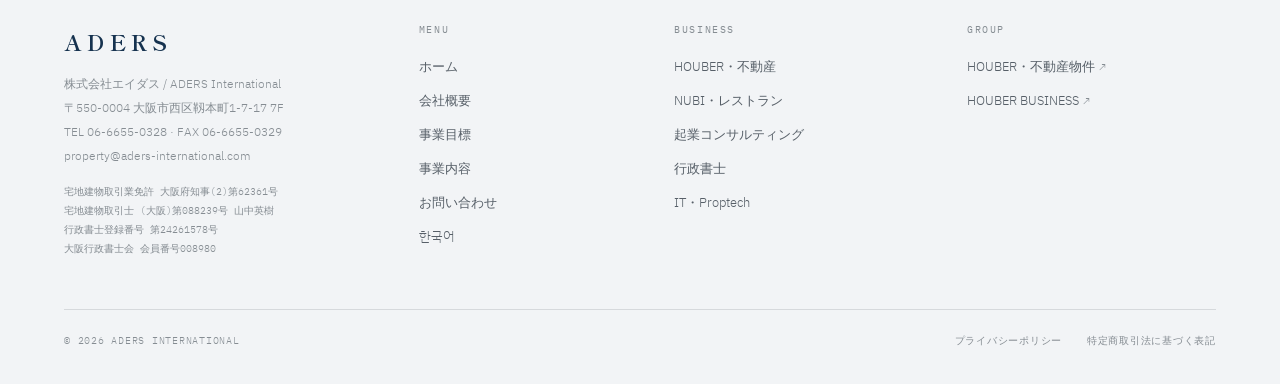
<file: ja/business/nubi.html>
<!DOCTYPE html>
<!--
  ============================================================================
  ADERS INTERNATIONAL — 사업 상세 페이지 (02. FOOD &amp; BEVERAGE) / 日本語 / 일본어
  ----------------------------------------------------------------------------
  · 이 파일은 business/ 폴더 안에 있으므로 CSS·JS 경로 앞에 ../../ 가 붙습니다.
  · 디자인은 공통 스타일시트의 "19. 사업 상세 페이지" 항목에서 관리합니다.
  · 같은 내용의 반대 언어 페이지 → ../../business/nubi.html
    (한쪽을 고치면 다른 쪽도 함께 고쳐주세요)
  ============================================================================
-->
<html lang="ja" class="no-js">
<head>
<meta charset="utf-8">
<meta name="viewport" content="width=device-width, initial-scale=1">
<script>document.documentElement.className = 'js';</script>

<!-- [수정] 실제 도메인이 다르면 canonical / alternate / og:url 을 모두 바꿔주세요. -->
<title>飲食ブランドの企画と運営｜NUBI — ADERS INTERNATIONAL</title>
<meta name="description" content="日本を拠点に、NUBIをはじめとする多様なF&Bブランドを自社で開発・運営しています。メニュー企画から店舗運営、人材・コスト管理まで、ブランド体験の全体を設計します。">

<link rel="canonical" href="https://houber-site.w8st5tywbc.workers.dev/ja/business/nubi.html">
<link rel="alternate" hreflang="ko" href="https://houber-site.w8st5tywbc.workers.dev/business/nubi.html">
<link rel="alternate" hreflang="ja" href="https://houber-site.w8st5tywbc.workers.dev/ja/business/nubi.html">
<link rel="alternate" hreflang="x-default" href="https://houber-site.w8st5tywbc.workers.dev/business/nubi.html">

<meta property="og:type" content="article">
<meta property="og:locale" content="ja_JP">
<meta property="og:site_name" content="ADERS INTERNATIONAL">
<meta property="og:title" content="飲食ブランドの企画と運営｜NUBI — ADERS INTERNATIONAL">
<meta property="og:description" content="日本を拠点に、NUBIをはじめとする多様なF&Bブランドを自社で開発・運営しています。メニュー企画から店舗運営、人材・コスト管理まで、ブランド体験の全体を設計します。">
<meta property="og:url" content="https://houber-site.w8st5tywbc.workers.dev/ja/business/nubi.html">
<meta name="twitter:card" content="summary_large_image">

<link rel="icon" href="../../favicon.svg" type="image/svg+xml">

<link rel="preconnect" href="https://fonts.googleapis.com">
<link rel="preconnect" href="https://fonts.gstatic.com" crossorigin>
<link href="https://fonts.googleapis.com/css2?family=Gowun+Batang:wght@400;700&family=Shippori+Mincho:wght@400;500;600&family=IBM+Plex+Sans+KR:wght@300;400;500;600&family=IBM+Plex+Mono:wght@400;500&display=swap" rel="stylesheet">

<!-- 메인 페이지와 같은 스타일·스크립트를 함께 사용합니다 -->
<link rel="stylesheet" href="../../assets/css/style.css?v=20260828b">
<script src="../../assets/js/main.js?v=20260828b" defer></script>
</head>

<body>

<a class="skip-link" href="#main">本文へスキップ</a>


<!-- ==========================================================================
     헤더 — 메인 페이지와 동일하되, 링크가 상위 폴더를 가리킵니다.
     ========================================================================== -->
<header class="site-header">

  <a class="brand" href="../index.html">
    <span class="brand__name">ADERS</span>
    <span class="brand__sub">株式会社エイダス</span>
  </a>

  <nav class="site-nav" aria-label="メインメニュー">
    <a class="site-nav__link" href="../index.html">ホーム</a>
    <a class="site-nav__link" href="../index.html#about">会社概要</a>
    <a class="site-nav__link" href="../index.html#goal">事業目標</a>

    <div class="has-dropdown">
      <a class="site-nav__link" href="../index.html#business">事業内容</a>
      <div class="dropdown">
        <ul class="dropdown__list">
          <li><a class="dropdown__link" href="houber.html"><span class="dropdown__num">01</span>HOUBER・不動産</a></li>
          <li><a class="dropdown__link" href="nubi.html"><span class="dropdown__num">02</span>NUBI・レストラン</a></li>
          <li><a class="dropdown__link" href="startup.html"><span class="dropdown__num">03</span>起業コンサルティング</a></li>
          <li><a class="dropdown__link" href="legal.html"><span class="dropdown__num">04</span>行政書士</a></li>
          <li><a class="dropdown__link" href="it.html"><span class="dropdown__num">05</span>IT・Proptech</a></li>
        </ul>
      </div>
    </div>

    <a class="site-nav__link" href="../index.html#contact">お問い合わせ</a>
    <a class="site-nav__lang" href="../../business/nubi.html" lang="ko" hreflang="ko">한국어</a>
  </nav>

  <button class="menu-toggle" type="button" aria-label="メニューを開く" aria-expanded="false" aria-controls="mobile-menu">
    <span class="menu-toggle__bar"></span>
    <span class="menu-toggle__bar"></span>
  </button>

</header>


<!-- 모바일 메뉴 -->
<nav class="mobile-menu" id="mobile-menu" aria-label="モバイルメニュー">
  <a class="mobile-menu__link" href="../index.html">ホーム</a>
  <a class="mobile-menu__link" href="../index.html#about">会社概要</a>
  <a class="mobile-menu__link" href="../index.html#goal">事業目標</a>
  <a class="mobile-menu__link" href="../index.html#business">事業内容</a>
  <a class="mobile-menu__link" href="../index.html#contact">お問い合わせ</a>

  <div class="mobile-menu__footer">
    <a class="btn btn--primary" href="../index.html#contact">お問い合わせ <span class="btn__arrow">&rarr;</span></a>
    <a class="btn" href="../../business/nubi.html" lang="ko" hreflang="ko">한국어</a>
  </div>
</nav>


<main id="main">

<!-- ==========================================================================
     여기서부터 </article> 까지가 "본문"입니다.
     메인 페이지의 "자세히 보기" 팝업은 이 article 안쪽만 그대로 가져다 씁니다.
     (assets/js/main.js 의 4번 항목 참고)
     따라서 이 안에는 헤더·푸터·이전다음 같은 페이지 전용 요소를 넣지 마세요.
     ========================================================================== -->
<article id="biz-detail" class="biz-detail" data-accent="blue">

  <!-- ========================================================================
       머리 — 번호 · 제목 · 한 문단 요약 · 키워드
       ======================================================================== -->
  <section class="detail-hero" data-accent="blue">
    <div class="detail-hero__inner">

      <nav class="breadcrumb" aria-label="現在地">
        <a href="../index.html">ホーム</a>
        <span aria-hidden="true">/</span>
        <a href="../index.html#business">事業内容</a>
        <span aria-hidden="true">/</span>
        <span aria-current="page">飲食</span>
      </nav>

      <div class="detail-hero__icon">
        <svg viewBox="0 0 24 24" aria-hidden="true"><path d="M6 3v8a2 2 0 0 0 4 0V3"/><path d="M8 11v10"/><path d="M17 3c-2 0-3 2-3 5s1 4 3 4v9"/></svg>
      </div>

      <span class="eyebrow"><span class="eyebrow__num">02</span> — FOOD &amp; BEVERAGE</span>
      <h1 class="detail-hero__title" id="biz-detail-title">飲食ブランドの企画と運営</h1>
      <p class="detail-hero__lead">株式会社エイダスは、日本を拠点に多様な F&amp;B ブランドを自社で開発し、運営しています。</p>

      <!-- 키워드 — 이 사업의 핵심 항목 -->
      <ul class="detail-tags">
        <li>ブランド企画・開発</li>
        <li>店舗運営</li>
        <li>人材・コスト管理</li>
        <li>メニュー開発</li>
      </ul>

      <!-- 사진을 넣고 싶다면 아래 주석을 풀고 파일을 assets/images/ 에 넣으세요.
      <img class="photo detail-hero__photo" src="../../assets/images/biz-nubi.jpg"
           alt="" width="1200" height="600" loading="lazy">
      -->
    </div>
  </section>

  <!-- 개요 -->
  <section class="detail-section">
    <div class="detail-section__inner">
      <div class="detail-body detail-body--lead reveal">
        <p>韓国と日本の食と文化をもとに、それぞれのブランドならではのコンセプトを築き、メニューや空間、サービスなど店舗を構成するさまざまな要素をひとつのブランド体験としてつくり上げていきます。</p>
        <p>単に料理を売る店ではなく、お客様がまた訪れたくなるブランドと空間をつくることを目指しています。</p>
      </div>
    </div>
  </section>

  <!-- 세부 항목 -->
  <section class="detail-section detail-section--soft">
    <div class="detail-section__inner">
      <span class="eyebrow reveal">BRANDS</span>
      <h2 class="detail-block__title reveal reveal--1">自らつくり、自ら運営します。</h2>

      <div class="detail-list">
        <article class="detail-item reveal">
          <div class="detail-item__num">01</div>
          <div class="detail-item__body">
            <h3 class="detail-item__title">NUBI</h3>
            <p class="detail-item__sub">韓国の味と文化を日本に伝える中心ブランド</p>
            <p>エイダスが展開する F&amp;B 事業の中心ブランドのひとつとして、韓国の食と文化を日本の市場とお客様に紹介する多様な飲食事業を展開しています。</p>
            <p>メニューの企画・開発から店舗運営、人材およびコスト管理、プロモーションまで、実際の店舗運営に必要な全般の過程を自ら経験し、蓄積しながらブランドを育てています。</p>
            <p>日本で韓国料理への関心が高まり続けるなか、単なる韓国料理店にとどまらず、韓国の味と文化を新しい形で伝えるブランドをつくることを目指しています。</p>
          </div>
        </article>

        <article class="detail-item reveal">
          <div class="detail-item__num">02</div>
          <div class="detail-item__body">
            <h3 class="detail-item__title">多様な F&amp;B ブランド</h3>
            <p class="detail-item__sub">ジャンルにとらわれず、商圏とお客様に合わせてつくります。</p>
            <p>NUBI をはじめ、さまざまなコンセプトの飲食ブランドと店舗を開発・運営しています。</p>
            <p>韓国料理、デザート、カフェなど特定のジャンルに限定せず、市場と商圏、お客様のニーズに合った新しい F&amp;B のアイデアを見つけ、実際の店舗として形にします。</p>
            <p>それぞれのブランドが持つ個性とアイデンティティを大切にし、メニューだけでなく空間の雰囲気、デザイン、サービス、コンテンツを含めたブランド体験の全体を設計します。</p>
          </div>
        </article>
      </div>
    </div>
  </section>

  <!-- 마무리 단락 (네이비 배경) -->
  <section class="detail-section detail-approach">
    <div class="detail-section__inner">
      <span class="eyebrow reveal">OUR APPROACH</span>
      <h2 class="detail-approach__title reveal reveal--1">料理と空間、そしてブランド。</h2>
      <div class="detail-body reveal reveal--2">
        <p>エイダスが考える飲食業は、単においしい料理を提供することだけで終わりません。</p>
        <p class="detail-lines">
          <span>何を提供するのか。</span>
          <span>どんな空間で体験してもらうのか。</span>
          <span>どんなブランドとして記憶されるのか。</span>
        </p>
        <p>料理と空間、ブランドがひとつの体験としてつながったとき、はじめて競争力のある F&amp;B ブランドが生まれると考えています。</p>
        <p>株式会社エイダスは、自ら店舗を運営して蓄積した経験とデータをもとに、新しいブランドと店舗を継続的に開発しています。</p>
        <p class="detail-motto">Brand × Food × Space</p>
        <p class="detail-close">これからも日本市場でさまざまな食と文化を新しい形で紹介し、<br>持続的に成長できる F&amp;B ブランドをつくっていくことを目指します。</p>
      </div>
    </div>
  </section>
</article>
  <!-- ↑ 팝업이 가져가는 본문은 여기까지입니다. -->


  <!-- ========================================================================
       문의 유도 (상세 페이지를 직접 열었을 때만 보입니다)
       ======================================================================== -->
  <section class="detail-section detail-cta">
    <div class="detail-section__inner">
      <h2 class="detail-cta__title reveal">この事業について、もっと知りたい方へ。</h2>
      <p class="detail-cta__lead reveal reveal--1">何から始めればよいか分からなくても大丈夫です。状況をお聞かせいただければ、必要な手続きと順序を一緒に整理します。</p>

      <div class="contact-channels reveal reveal--2">
        <a class="btn btn--primary" href="mailto:property@aders-international.com">
          メールでお問い合わせ <span class="btn__arrow">&rarr;</span>
        </a>
        <a class="btn" href="tel:+81666550328">06-6655-0328 <span class="btn__tag">不動産</span></a>
        <a class="btn" href="tel:+81666550318">06-6655-0318 <span class="btn__tag">行政書士</span></a>
        <a class="btn" href="../index.html#business">事業内容の一覧へ</a>
      </div>
    </div>
  </section>


  <!-- 이전 / 다음 사업 -->
  <nav class="detail-nav" aria-label="事業内容">
    <a class="detail-nav__item detail-nav__item--prev" href="houber.html">
      <span class="detail-nav__label">&larr; 前の事業</span>
      <span class="detail-nav__title">HOUBER・不動産</span>
    </a>
    <a class="detail-nav__item detail-nav__item--next" href="startup.html">
      <span class="detail-nav__label">次の事業 &rarr;</span>
      <span class="detail-nav__title">起業コンサルティング</span>
    </a>
  </nav>

</main>


<!-- ==========================================================================
     푸터 — 메인 페이지와 같은 내용입니다. 수정할 때는 함께 맞춰주세요.
     ========================================================================== -->
<footer class="site-footer">
  <div class="footer-grid">

    <div>
      <div class="footer__brand">ADERS</div>
      <address class="footer__address">
        株式会社エイダス / ADERS International<br>
        〒550-0004 大阪市西区靱本町1-7-17 7F<br>
        TEL <a href="tel:+81666550328">06-6655-0328</a> · FAX 06-6655-0329<br>
        <a href="mailto:property@aders-international.com">property@aders-international.com</a>
      </address>

      <!-- 담당자·번호가 바뀌면 모든 페이지에서 같은 값을 유지하세요. -->
      <div class="footer__license">
        宅地建物取引業免許 大阪府知事(2)第62361号<br>
        宅地建物取引士 (大阪)第088239号 山中英樹<br>
        行政書士登録番号 第24261578号<br>
        大阪行政書士会 会員番号008980
      </div>
    </div>

    <div>
      <h2 class="footer__heading">MENU</h2>
      <ul class="footer__list">
        <li><a href="../index.html">ホーム</a></li>
        <li><a href="../index.html#about">会社概要</a></li>
        <li><a href="../index.html#goal">事業目標</a></li>
        <li><a href="../index.html#business">事業内容</a></li>
        <li><a href="../index.html#contact">お問い合わせ</a></li>
        <li><a href="../../business/nubi.html" lang="ko" hreflang="ko">한국어</a></li>
      </ul>
    </div>

    <div>
      <h2 class="footer__heading">BUSINESS</h2>
      <ul class="footer__list">
        <li><a href="houber.html">HOUBER・不動産</a></li>
        <li><a href="nubi.html">NUBI・レストラン</a></li>
        <li><a href="startup.html">起業コンサルティング</a></li>
        <li><a href="legal.html">行政書士</a></li>
        <li><a href="it.html">IT・Proptech</a></li>
      </ul>
    </div>

    <!-- 관계사 — HOUBER 의 두 서비스 사이트 -->
    <div>
      <h2 class="footer__heading">GROUP</h2>
      <ul class="footer__list">
        <li><a href="https://www.houber-home.com" target="_blank" rel="noopener">HOUBER・不動産物件<span class="visually-hidden"> (新しいウィンドウで開きます)</span></a></li>
        <li><a href="https://houber-business.com/" target="_blank" rel="noopener">HOUBER BUSINESS<span class="visually-hidden"> (新しいウィンドウで開きます)</span></a></li>
      </ul>
    </div>

  </div>

  <div class="footer-bottom">
    <span>&copy; 2026 ADERS INTERNATIONAL</span>
    <!-- [수정] 각 정책 페이지를 만든 뒤 href 를 연결하세요. -->
    <span>
      <a href="#">プライバシーポリシー</a>
      <a href="#">特定商取引法に基づく表記</a>
    </span>
  </div>
</footer>

</body>
</html>
</file>
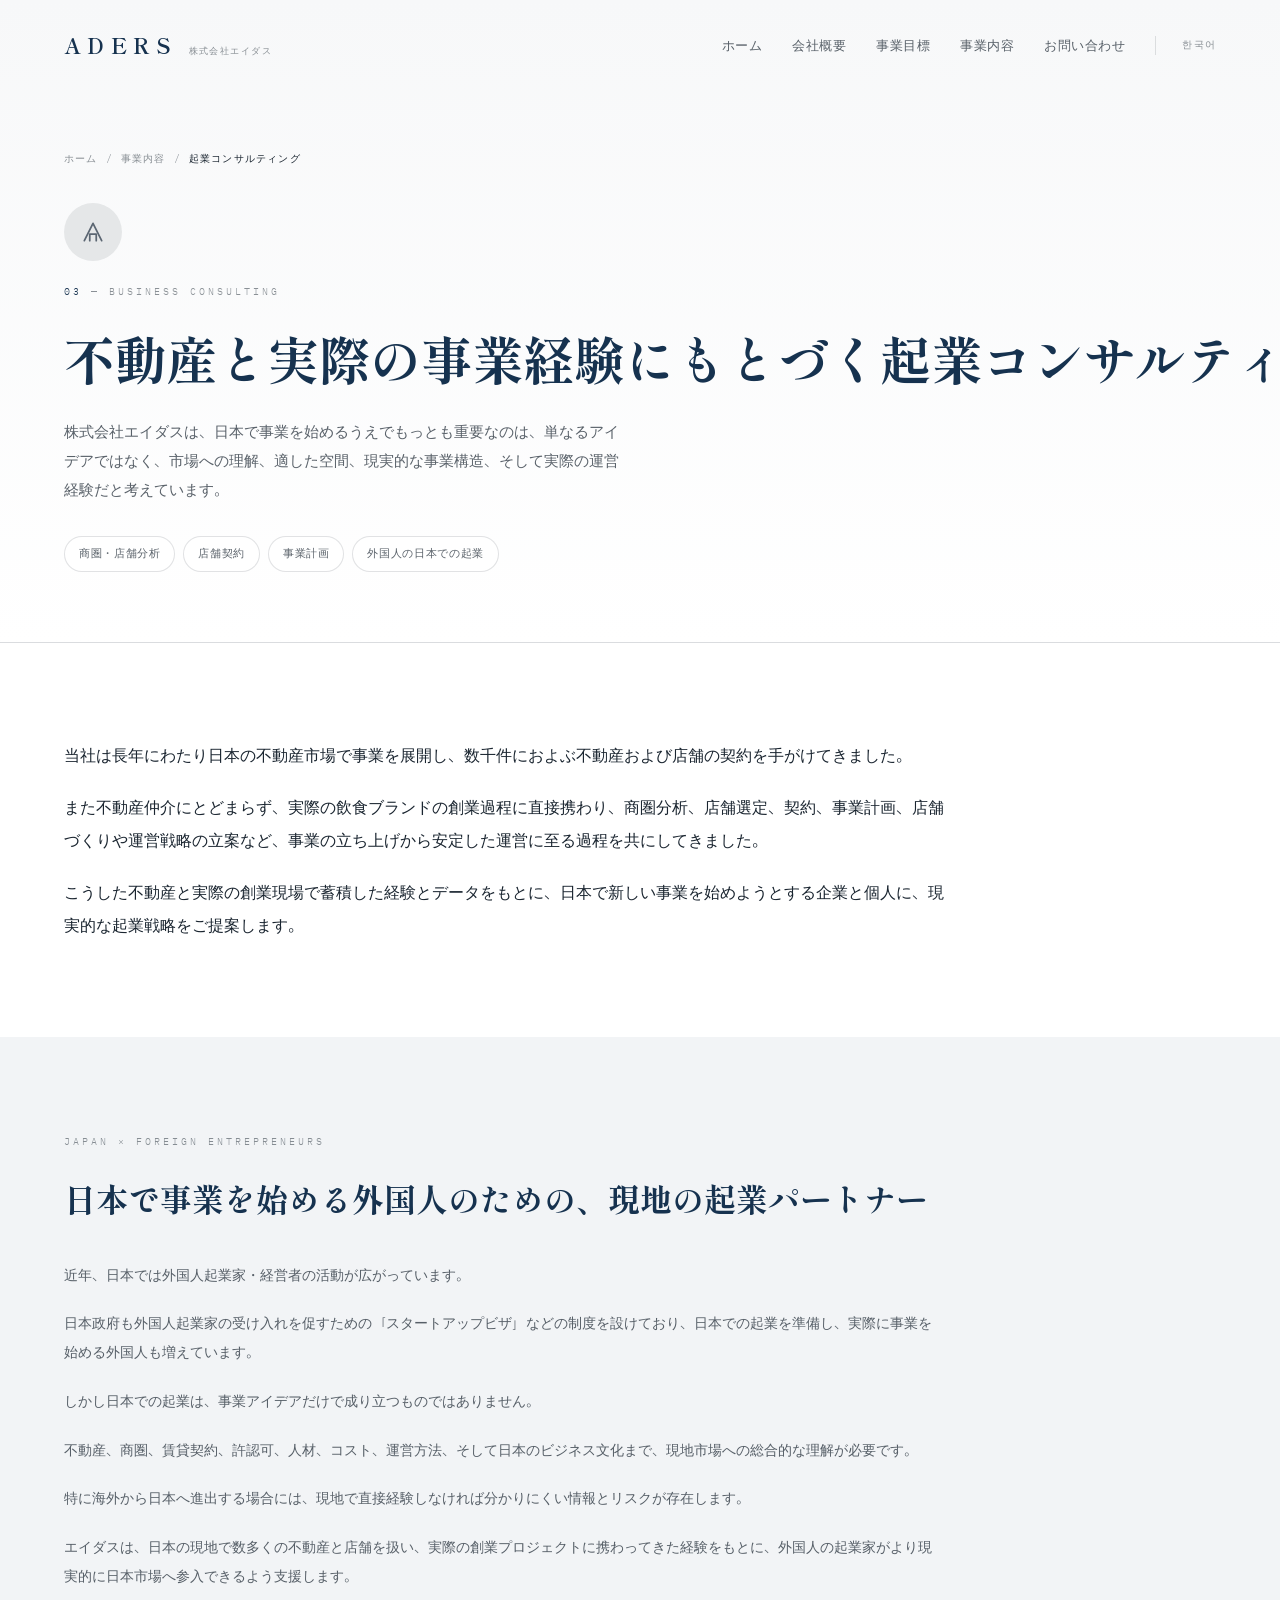
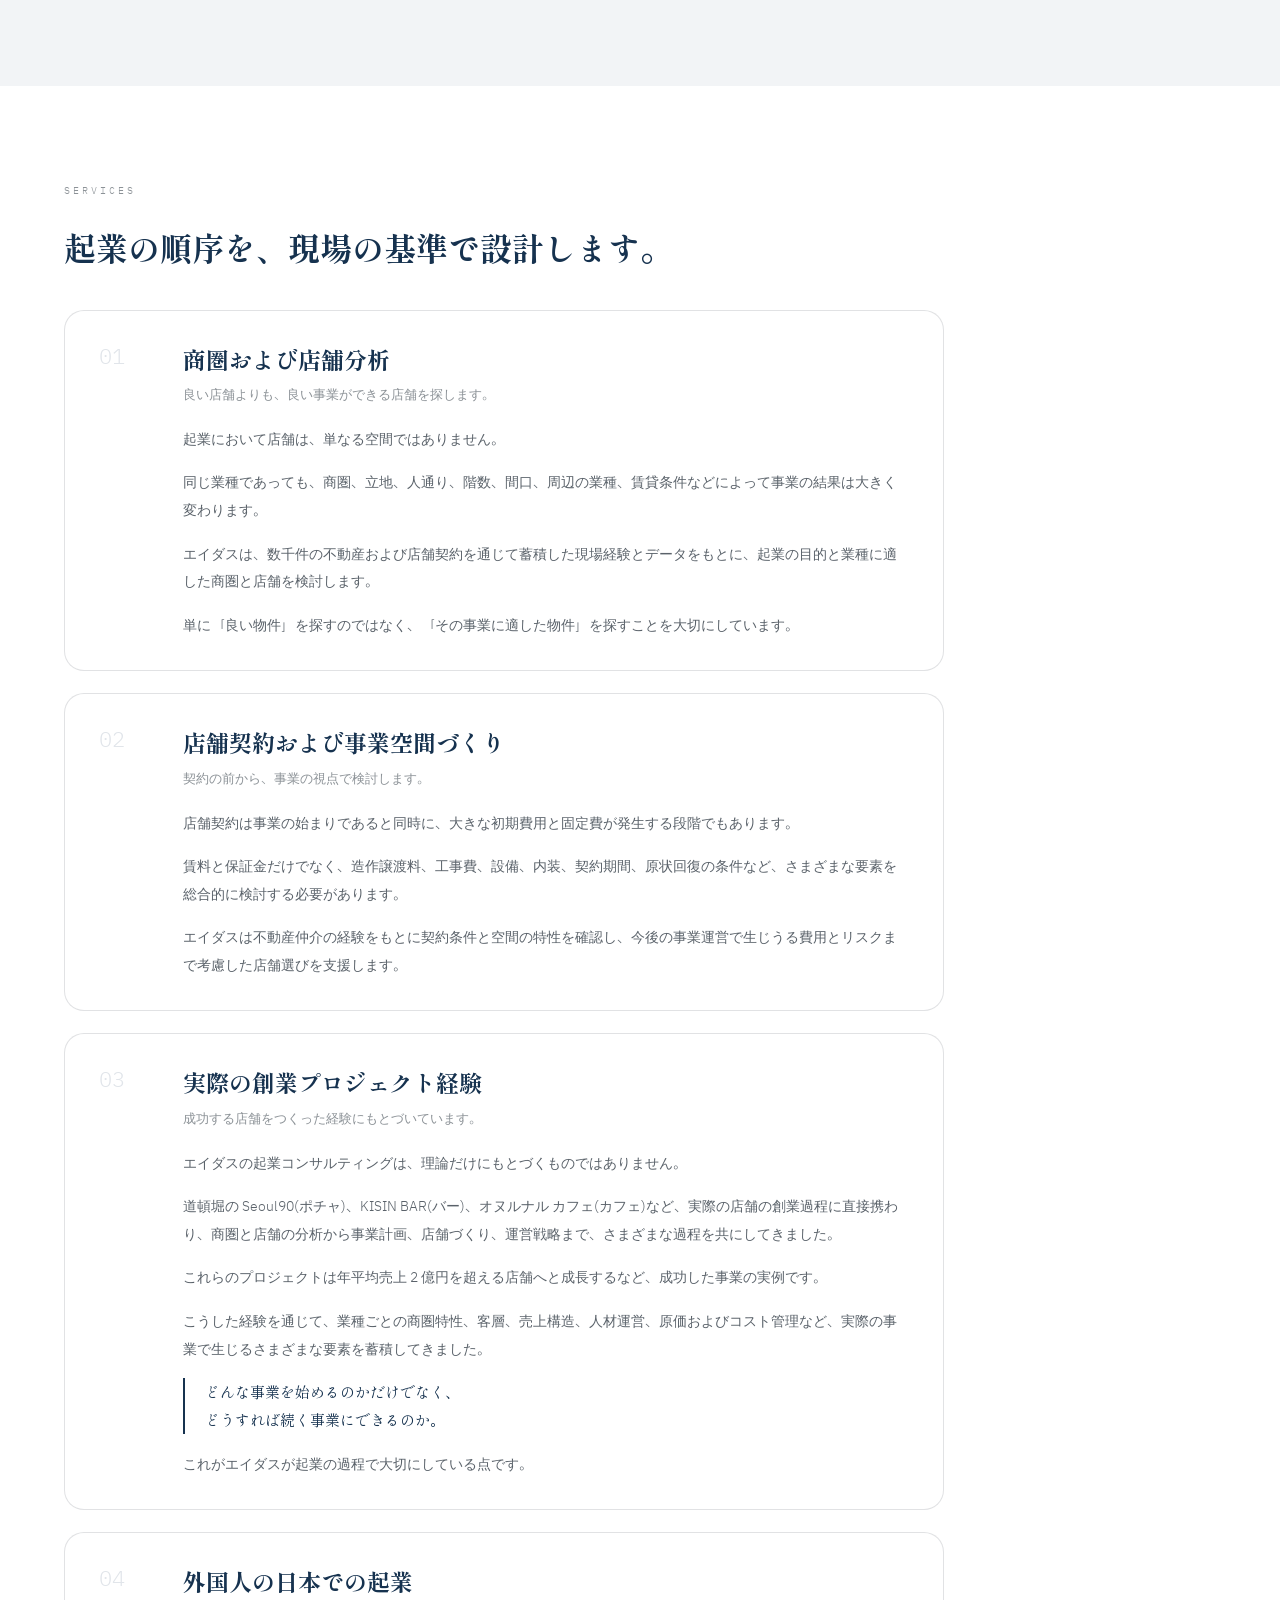
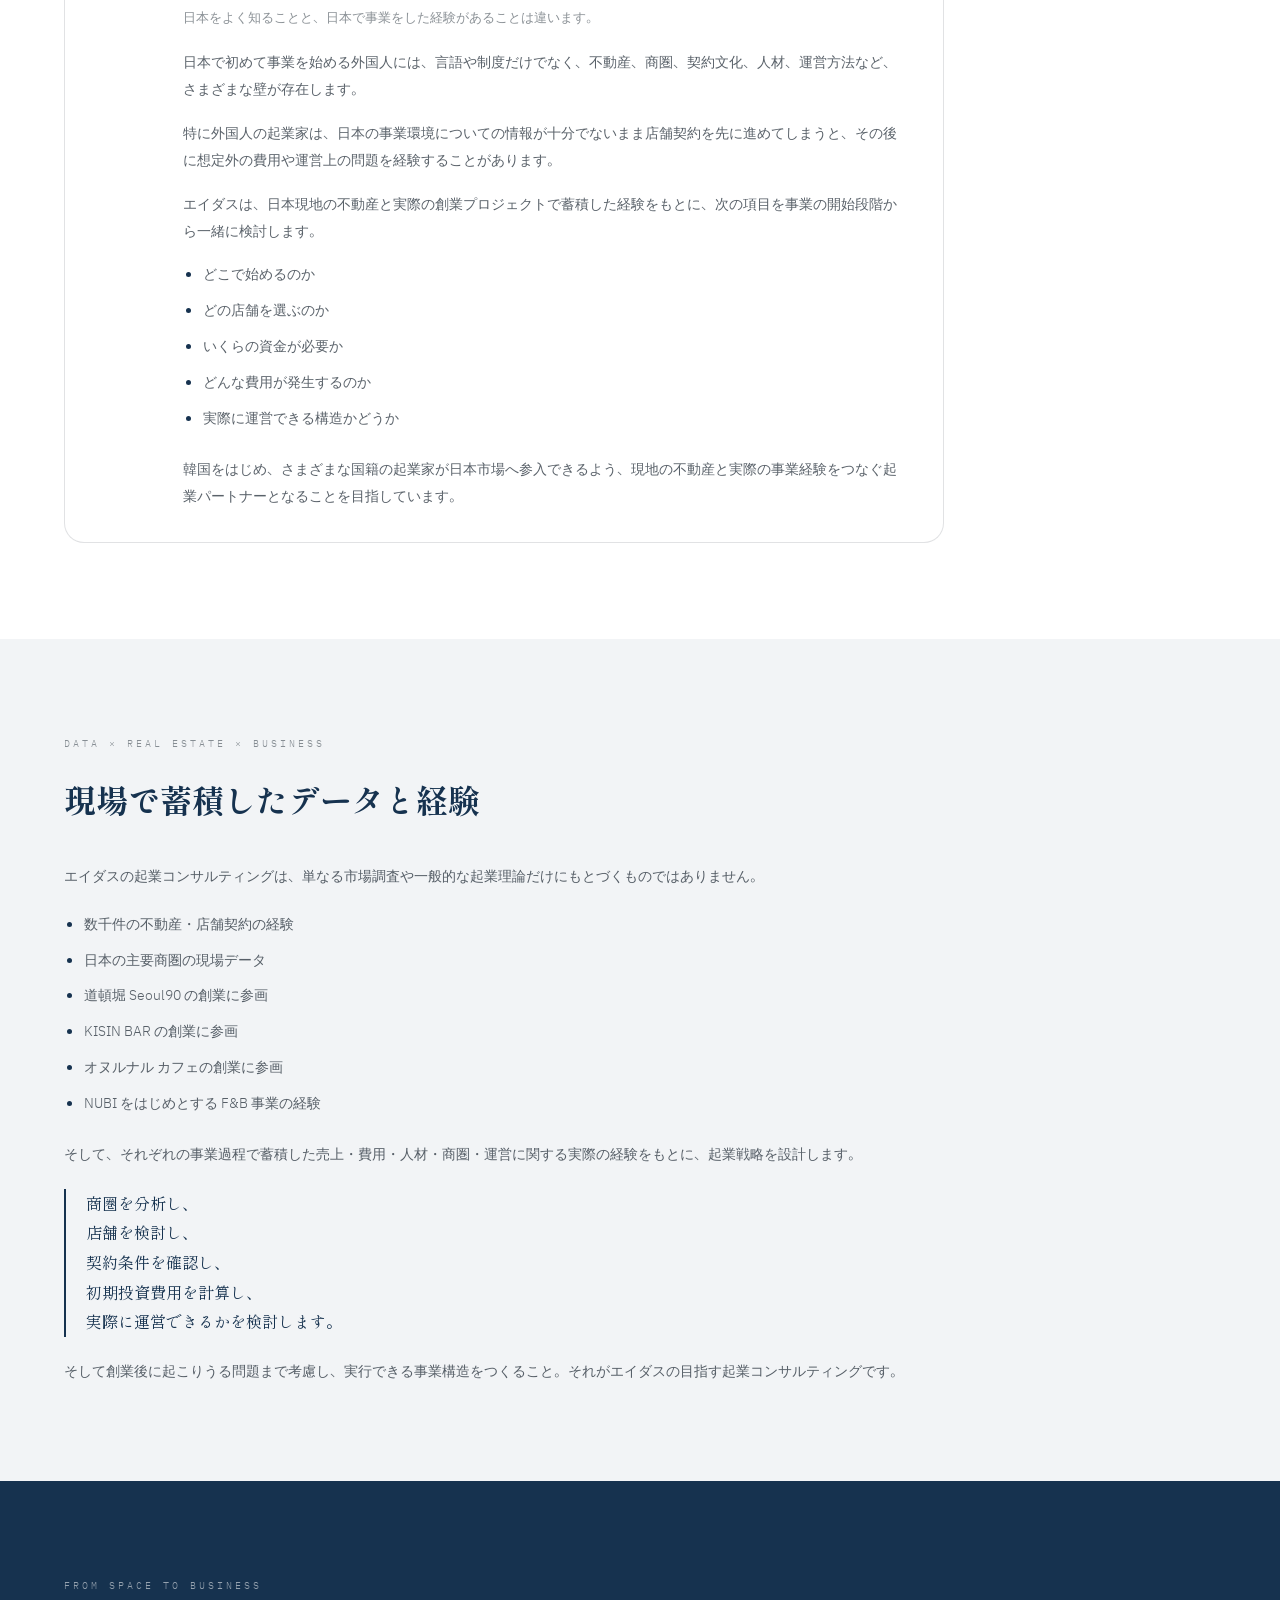
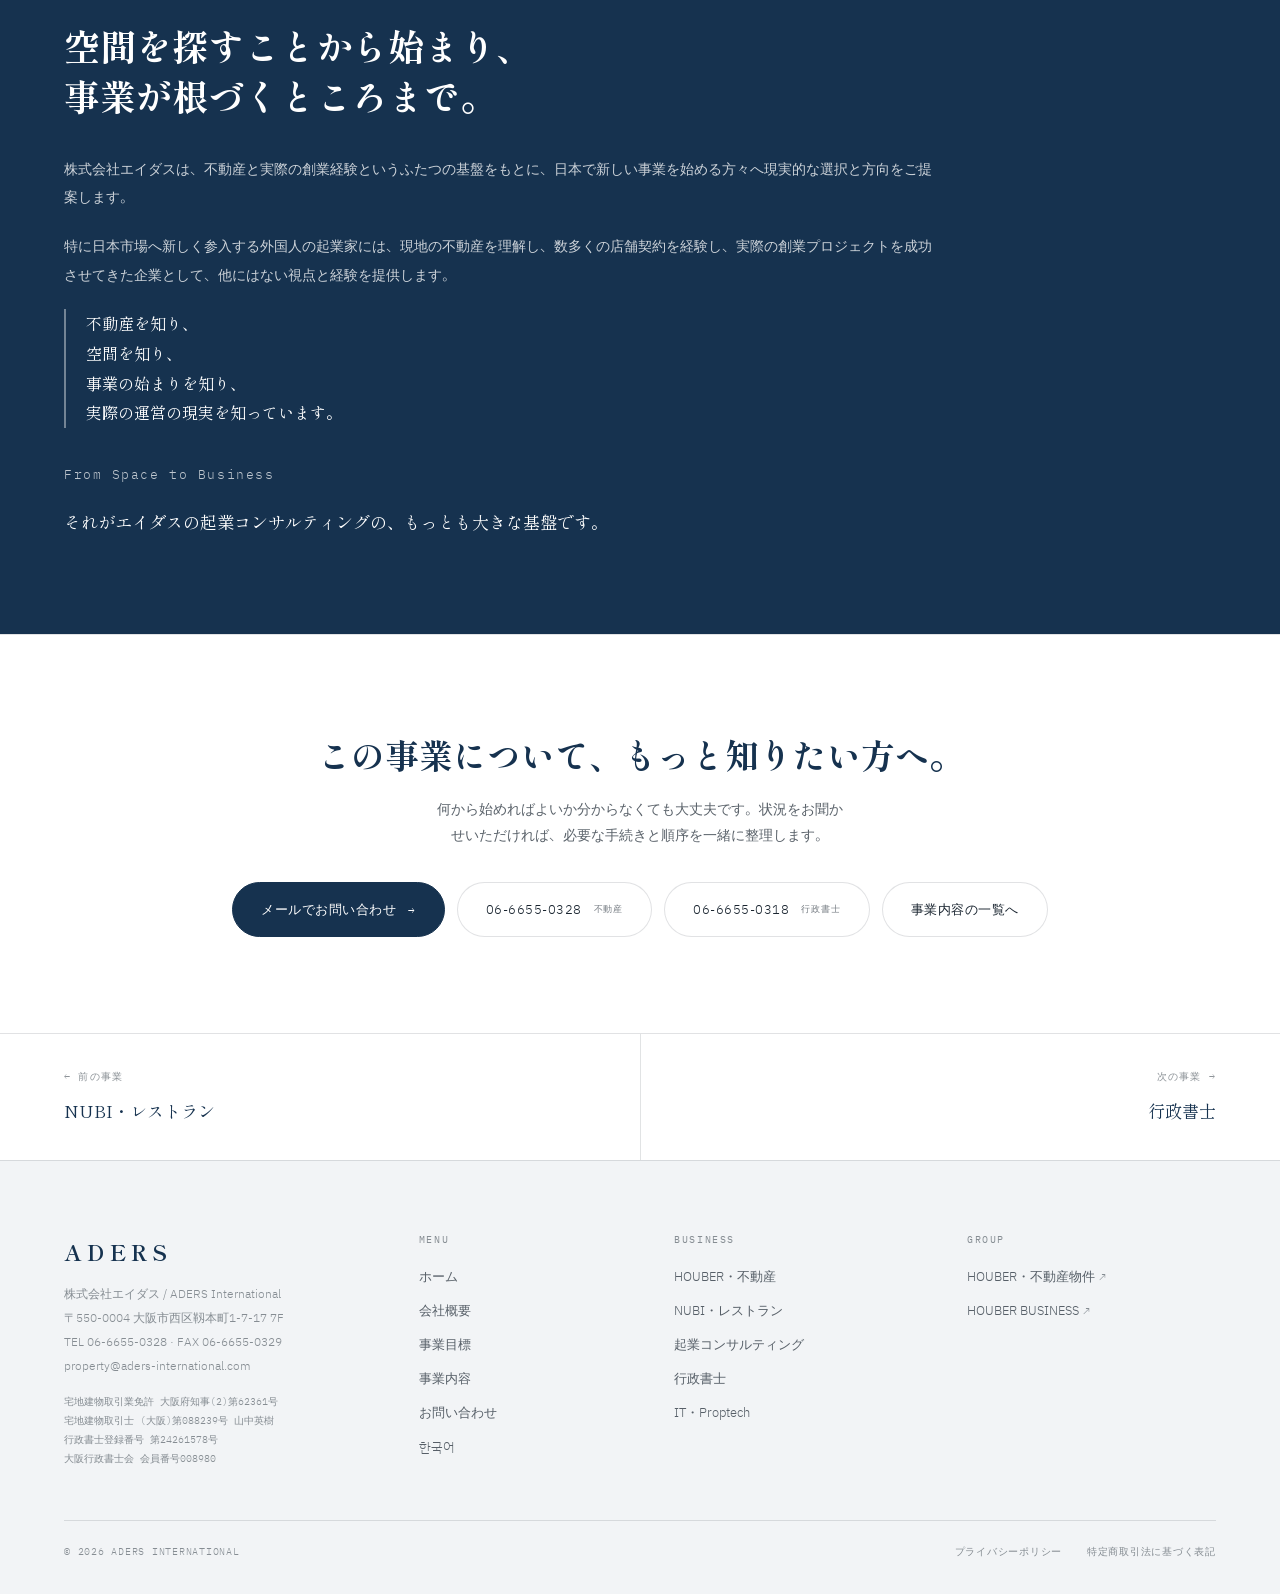
<file: ja/business/startup.html>
<!DOCTYPE html>
<!--
  ============================================================================
  ADERS INTERNATIONAL — 사업 상세 페이지 (03. BUSINESS CONSULTING) / 日本語 / 일본어
  ----------------------------------------------------------------------------
  · 이 파일은 business/ 폴더 안에 있으므로 CSS·JS 경로 앞에 ../../ 가 붙습니다.
  · 디자인은 공통 스타일시트의 "19. 사업 상세 페이지" 항목에서 관리합니다.
  · 같은 내용의 반대 언어 페이지 → ../../business/startup.html
    (한쪽을 고치면 다른 쪽도 함께 고쳐주세요)
  ============================================================================
-->
<html lang="ja" class="no-js">
<head>
<meta charset="utf-8">
<meta name="viewport" content="width=device-width, initial-scale=1">
<script>document.documentElement.className = 'js';</script>

<!-- [수정] 실제 도메인이 다르면 canonical / alternate / og:url 을 모두 바꿔주세요. -->
<title>起業コンサルティング｜商圏・店舗分析から実際の運営まで — ADERS INTERNATIONAL</title>
<meta name="description" content="数千件の不動産・店舗契約と実際の創業プロジェクトの経験をもとに、日本で事業を始める企業・個人へ現実的な起業戦略をご提案します。">

<link rel="canonical" href="https://houber-site.w8st5tywbc.workers.dev/ja/business/startup.html">
<link rel="alternate" hreflang="ko" href="https://houber-site.w8st5tywbc.workers.dev/business/startup.html">
<link rel="alternate" hreflang="ja" href="https://houber-site.w8st5tywbc.workers.dev/ja/business/startup.html">
<link rel="alternate" hreflang="x-default" href="https://houber-site.w8st5tywbc.workers.dev/business/startup.html">

<meta property="og:type" content="article">
<meta property="og:locale" content="ja_JP">
<meta property="og:site_name" content="ADERS INTERNATIONAL">
<meta property="og:title" content="起業コンサルティング｜商圏・店舗分析から実際の運営まで — ADERS INTERNATIONAL">
<meta property="og:description" content="数千件の不動産・店舗契約と実際の創業プロジェクトの経験をもとに、日本で事業を始める企業・個人へ現実的な起業戦略をご提案します。">
<meta property="og:url" content="https://houber-site.w8st5tywbc.workers.dev/ja/business/startup.html">
<meta name="twitter:card" content="summary_large_image">

<link rel="icon" href="../../favicon.svg" type="image/svg+xml">

<link rel="preconnect" href="https://fonts.googleapis.com">
<link rel="preconnect" href="https://fonts.gstatic.com" crossorigin>
<link href="https://fonts.googleapis.com/css2?family=Gowun+Batang:wght@400;700&family=Shippori+Mincho:wght@400;500;600&family=IBM+Plex+Sans+KR:wght@300;400;500;600&family=IBM+Plex+Mono:wght@400;500&display=swap" rel="stylesheet">

<!-- 메인 페이지와 같은 스타일·스크립트를 함께 사용합니다 -->
<link rel="stylesheet" href="../../assets/css/style.css?v=20260828b">
<script src="../../assets/js/main.js?v=20260828b" defer></script>
</head>

<body>

<a class="skip-link" href="#main">本文へスキップ</a>


<!-- ==========================================================================
     헤더 — 메인 페이지와 동일하되, 링크가 상위 폴더를 가리킵니다.
     ========================================================================== -->
<header class="site-header">

  <a class="brand" href="../index.html">
    <span class="brand__name">ADERS</span>
    <span class="brand__sub">株式会社エイダス</span>
  </a>

  <nav class="site-nav" aria-label="メインメニュー">
    <a class="site-nav__link" href="../index.html">ホーム</a>
    <a class="site-nav__link" href="../index.html#about">会社概要</a>
    <a class="site-nav__link" href="../index.html#goal">事業目標</a>

    <div class="has-dropdown">
      <a class="site-nav__link" href="../index.html#business">事業内容</a>
      <div class="dropdown">
        <ul class="dropdown__list">
          <li><a class="dropdown__link" href="houber.html"><span class="dropdown__num">01</span>HOUBER・不動産</a></li>
          <li><a class="dropdown__link" href="nubi.html"><span class="dropdown__num">02</span>NUBI・レストラン</a></li>
          <li><a class="dropdown__link" href="startup.html"><span class="dropdown__num">03</span>起業コンサルティング</a></li>
          <li><a class="dropdown__link" href="legal.html"><span class="dropdown__num">04</span>行政書士</a></li>
          <li><a class="dropdown__link" href="it.html"><span class="dropdown__num">05</span>IT・Proptech</a></li>
        </ul>
      </div>
    </div>

    <a class="site-nav__link" href="../index.html#contact">お問い合わせ</a>
    <a class="site-nav__lang" href="../../business/startup.html" lang="ko" hreflang="ko">한국어</a>
  </nav>

  <button class="menu-toggle" type="button" aria-label="メニューを開く" aria-expanded="false" aria-controls="mobile-menu">
    <span class="menu-toggle__bar"></span>
    <span class="menu-toggle__bar"></span>
  </button>

</header>


<!-- 모바일 메뉴 -->
<nav class="mobile-menu" id="mobile-menu" aria-label="モバイルメニュー">
  <a class="mobile-menu__link" href="../index.html">ホーム</a>
  <a class="mobile-menu__link" href="../index.html#about">会社概要</a>
  <a class="mobile-menu__link" href="../index.html#goal">事業目標</a>
  <a class="mobile-menu__link" href="../index.html#business">事業内容</a>
  <a class="mobile-menu__link" href="../index.html#contact">お問い合わせ</a>

  <div class="mobile-menu__footer">
    <a class="btn btn--primary" href="../index.html#contact">お問い合わせ <span class="btn__arrow">&rarr;</span></a>
    <a class="btn" href="../../business/startup.html" lang="ko" hreflang="ko">한국어</a>
  </div>
</nav>


<main id="main">

<!-- ==========================================================================
     여기서부터 </article> 까지가 "본문"입니다.
     메인 페이지의 "자세히 보기" 팝업은 이 article 안쪽만 그대로 가져다 씁니다.
     (assets/js/main.js 의 4번 항목 참고)
     따라서 이 안에는 헤더·푸터·이전다음 같은 페이지 전용 요소를 넣지 마세요.
     ========================================================================== -->
<article id="biz-detail" class="biz-detail" data-accent="slate">

  <!-- ========================================================================
       머리 — 번호 · 제목 · 한 문단 요약 · 키워드
       ======================================================================== -->
  <section class="detail-hero" data-accent="slate">
    <div class="detail-hero__inner">

      <nav class="breadcrumb" aria-label="現在地">
        <a href="../index.html">ホーム</a>
        <span aria-hidden="true">/</span>
        <a href="../index.html#business">事業内容</a>
        <span aria-hidden="true">/</span>
        <span aria-current="page">起業コンサルティング</span>
      </nav>

      <div class="detail-hero__icon">
        <svg viewBox="0 0 24 24" aria-hidden="true"><path d="M4 20 12 4l8 16"/><path d="M9 20v-6h6v6"/></svg>
      </div>

      <span class="eyebrow"><span class="eyebrow__num">03</span> — BUSINESS CONSULTING</span>
      <h1 class="detail-hero__title" id="biz-detail-title">不動産と実際の事業経験にもとづく起業コンサルティング</h1>
      <p class="detail-hero__lead">株式会社エイダスは、日本で事業を始めるうえでもっとも重要なのは、単なるアイデアではなく、市場への理解、適した空間、現実的な事業構造、そして実際の運営経験だと考えています。</p>

      <!-- 키워드 — 이 사업의 핵심 항목 -->
      <ul class="detail-tags">
        <li>商圏・店舗分析</li>
        <li>店舗契約</li>
        <li>事業計画</li>
        <li>外国人の日本での起業</li>
      </ul>

      <!-- 사진을 넣고 싶다면 아래 주석을 풀고 파일을 assets/images/ 에 넣으세요.
      <img class="photo detail-hero__photo" src="../../assets/images/biz-startup.jpg"
           alt="" width="1200" height="600" loading="lazy">
      -->
    </div>
  </section>

  <!-- 개요 -->
  <section class="detail-section">
    <div class="detail-section__inner">
      <div class="detail-body detail-body--lead reveal">
        <p>当社は長年にわたり日本の不動産市場で事業を展開し、数千件におよぶ不動産および店舗の契約を手がけてきました。</p>
        <p>また不動産仲介にとどまらず、実際の飲食ブランドの創業過程に直接携わり、商圏分析、店舗選定、契約、事業計画、店舗づくりや運営戦略の立案など、事業の立ち上げから安定した運営に至る過程を共にしてきました。</p>
        <p>こうした不動産と実際の創業現場で蓄積した経験とデータをもとに、日本で新しい事業を始めようとする企業と個人に、現実的な起業戦略をご提案します。</p>
      </div>
    </div>
  </section>

  <!-- 강조 단락: JAPAN × FOREIGN ENTREPRENEURS -->
  <section class="detail-section detail-section--soft">
    <div class="detail-section__inner">
      <span class="eyebrow reveal">JAPAN × FOREIGN ENTREPRENEURS</span>
      <h2 class="detail-block__title reveal reveal--1">日本で事業を始める外国人のための、現地の起業パートナー</h2>
      <div class="detail-body reveal reveal--2">
        <p>近年、日本では外国人起業家・経営者の活動が広がっています。</p>
        <p>日本政府も外国人起業家の受け入れを促すための「スタートアップビザ」などの制度を設けており、日本での起業を準備し、実際に事業を始める外国人も増えています。</p>
        <p>しかし日本での起業は、事業アイデアだけで成り立つものではありません。</p>
        <p>不動産、商圏、賃貸契約、許認可、人材、コスト、運営方法、そして日本のビジネス文化まで、現地市場への総合的な理解が必要です。</p>
        <p>特に海外から日本へ進出する場合には、現地で直接経験しなければ分かりにくい情報とリスクが存在します。</p>
        <p>エイダスは、日本の現地で数多くの不動産と店舗を扱い、実際の創業プロジェクトに携わってきた経験をもとに、外国人の起業家がより現実的に日本市場へ参入できるよう支援します。</p>
      </div>
    </div>
  </section>

  <!-- 세부 항목 -->
  <section class="detail-section">
    <div class="detail-section__inner">
      <span class="eyebrow reveal">SERVICES</span>
      <h2 class="detail-block__title reveal reveal--1">起業の順序を、現場の基準で設計します。</h2>

      <div class="detail-list">
        <article class="detail-item reveal">
          <div class="detail-item__num">01</div>
          <div class="detail-item__body">
            <h3 class="detail-item__title">商圏および店舗分析</h3>
            <p class="detail-item__sub">良い店舗よりも、良い事業ができる店舗を探します。</p>
            <p>起業において店舗は、単なる空間ではありません。</p>
            <p>同じ業種であっても、商圏、立地、人通り、階数、間口、周辺の業種、賃貸条件などによって事業の結果は大きく変わります。</p>
            <p>エイダスは、数千件の不動産および店舗契約を通じて蓄積した現場経験とデータをもとに、起業の目的と業種に適した商圏と店舗を検討します。</p>
            <p>単に「良い物件」を探すのではなく、「その事業に適した物件」を探すことを大切にしています。</p>
          </div>
        </article>

        <article class="detail-item reveal">
          <div class="detail-item__num">02</div>
          <div class="detail-item__body">
            <h3 class="detail-item__title">店舗契約および事業空間づくり</h3>
            <p class="detail-item__sub">契約の前から、事業の視点で検討します。</p>
            <p>店舗契約は事業の始まりであると同時に、大きな初期費用と固定費が発生する段階でもあります。</p>
            <p>賃料と保証金だけでなく、造作譲渡料、工事費、設備、内装、契約期間、原状回復の条件など、さまざまな要素を総合的に検討する必要があります。</p>
            <p>エイダスは不動産仲介の経験をもとに契約条件と空間の特性を確認し、今後の事業運営で生じうる費用とリスクまで考慮した店舗選びを支援します。</p>
          </div>
        </article>

        <article class="detail-item reveal">
          <div class="detail-item__num">03</div>
          <div class="detail-item__body">
            <h3 class="detail-item__title">実際の創業プロジェクト経験</h3>
            <p class="detail-item__sub">成功する店舗をつくった経験にもとづいています。</p>
            <p>エイダスの起業コンサルティングは、理論だけにもとづくものではありません。</p>
            <p>道頓堀の Seoul90(ポチャ)、KISIN BAR(バー)、オヌルナル カフェ(カフェ)など、実際の店舗の創業過程に直接携わり、商圏と店舗の分析から事業計画、店舗づくり、運営戦略まで、さまざまな過程を共にしてきました。</p>
            <p>これらのプロジェクトは年平均売上 2 億円を超える店舗へと成長するなど、成功した事業の実例です。</p>
            <p>こうした経験を通じて、業種ごとの商圏特性、客層、売上構造、人材運営、原価およびコスト管理など、実際の事業で生じるさまざまな要素を蓄積してきました。</p>
            <p class="detail-lines">
              <span>どんな事業を始めるのかだけでなく、</span>
              <span>どうすれば続く事業にできるのか。</span>
            </p>
            <p>これがエイダスが起業の過程で大切にしている点です。</p>
          </div>
        </article>

        <article class="detail-item reveal">
          <div class="detail-item__num">04</div>
          <div class="detail-item__body">
            <h3 class="detail-item__title">外国人の日本での起業</h3>
            <p class="detail-item__sub">日本をよく知ることと、日本で事業をした経験があることは違います。</p>
            <p>日本で初めて事業を始める外国人には、言語や制度だけでなく、不動産、商圏、契約文化、人材、運営方法など、さまざまな壁が存在します。</p>
            <p>特に外国人の起業家は、日本の事業環境についての情報が十分でないまま店舗契約を先に進めてしまうと、その後に想定外の費用や運営上の問題を経験することがあります。</p>
            <p>エイダスは、日本現地の不動産と実際の創業プロジェクトで蓄積した経験をもとに、次の項目を事業の開始段階から一緒に検討します。</p>
            <ul class="detail-points">
              <li>どこで始めるのか</li>
              <li>どの店舗を選ぶのか</li>
              <li>いくらの資金が必要か</li>
              <li>どんな費用が発生するのか</li>
              <li>実際に運営できる構造かどうか</li>
            </ul>
            <p>韓国をはじめ、さまざまな国籍の起業家が日本市場へ参入できるよう、現地の不動産と実際の事業経験をつなぐ起業パートナーとなることを目指しています。</p>
          </div>
        </article>
      </div>
    </div>
  </section>

  <!-- 강조 단락: DATA × REAL ESTATE × BUSINESS -->
  <section class="detail-section detail-section--soft">
    <div class="detail-section__inner">
      <span class="eyebrow reveal">DATA × REAL ESTATE × BUSINESS</span>
      <h2 class="detail-block__title reveal reveal--1">現場で蓄積したデータと経験</h2>
      <div class="detail-body reveal reveal--2">
        <p>エイダスの起業コンサルティングは、単なる市場調査や一般的な起業理論だけにもとづくものではありません。</p>
        <ul class="detail-points">
          <li>数千件の不動産・店舗契約の経験</li>
          <li>日本の主要商圏の現場データ</li>
          <li>道頓堀 Seoul90 の創業に参画</li>
          <li>KISIN BAR の創業に参画</li>
          <li>オヌルナル カフェの創業に参画</li>
          <li>NUBI をはじめとする F&amp;B 事業の経験</li>
        </ul>
        <p>そして、それぞれの事業過程で蓄積した売上・費用・人材・商圏・運営に関する実際の経験をもとに、起業戦略を設計します。</p>
        <p class="detail-lines">
          <span>商圏を分析し、</span>
          <span>店舗を検討し、</span>
          <span>契約条件を確認し、</span>
          <span>初期投資費用を計算し、</span>
          <span>実際に運営できるかを検討します。</span>
        </p>
        <p>そして創業後に起こりうる問題まで考慮し、実行できる事業構造をつくること。それがエイダスの目指す起業コンサルティングです。</p>
      </div>
    </div>
  </section>

  <!-- 마무리 단락 (네이비 배경) -->
  <section class="detail-section detail-approach">
    <div class="detail-section__inner">
      <span class="eyebrow reveal">FROM SPACE TO BUSINESS</span>
      <h2 class="detail-approach__title reveal reveal--1">空間を探すことから始まり、事業が根づくところまで。</h2>
      <div class="detail-body reveal reveal--2">
        <p>株式会社エイダスは、不動産と実際の創業経験というふたつの基盤をもとに、日本で新しい事業を始める方々へ現実的な選択と方向をご提案します。</p>
        <p>特に日本市場へ新しく参入する外国人の起業家には、現地の不動産を理解し、数多くの店舗契約を経験し、実際の創業プロジェクトを成功させてきた企業として、他にはない視点と経験を提供します。</p>
        <p class="detail-lines">
          <span>不動産を知り、</span>
          <span>空間を知り、</span>
          <span>事業の始まりを知り、</span>
          <span>実際の運営の現実を知っています。</span>
        </p>
        <p class="detail-motto">From Space to Business</p>
        <p class="detail-close">それがエイダスの起業コンサルティングの、もっとも大きな基盤です。</p>
      </div>
    </div>
  </section>
</article>
  <!-- ↑ 팝업이 가져가는 본문은 여기까지입니다. -->


  <!-- ========================================================================
       문의 유도 (상세 페이지를 직접 열었을 때만 보입니다)
       ======================================================================== -->
  <section class="detail-section detail-cta">
    <div class="detail-section__inner">
      <h2 class="detail-cta__title reveal">この事業について、もっと知りたい方へ。</h2>
      <p class="detail-cta__lead reveal reveal--1">何から始めればよいか分からなくても大丈夫です。状況をお聞かせいただければ、必要な手続きと順序を一緒に整理します。</p>

      <div class="contact-channels reveal reveal--2">
        <a class="btn btn--primary" href="mailto:property@aders-international.com">
          メールでお問い合わせ <span class="btn__arrow">&rarr;</span>
        </a>
        <a class="btn" href="tel:+81666550328">06-6655-0328 <span class="btn__tag">不動産</span></a>
        <a class="btn" href="tel:+81666550318">06-6655-0318 <span class="btn__tag">行政書士</span></a>
        <a class="btn" href="../index.html#business">事業内容の一覧へ</a>
      </div>
    </div>
  </section>


  <!-- 이전 / 다음 사업 -->
  <nav class="detail-nav" aria-label="事業内容">
    <a class="detail-nav__item detail-nav__item--prev" href="nubi.html">
      <span class="detail-nav__label">&larr; 前の事業</span>
      <span class="detail-nav__title">NUBI・レストラン</span>
    </a>
    <a class="detail-nav__item detail-nav__item--next" href="legal.html">
      <span class="detail-nav__label">次の事業 &rarr;</span>
      <span class="detail-nav__title">行政書士</span>
    </a>
  </nav>

</main>


<!-- ==========================================================================
     푸터 — 메인 페이지와 같은 내용입니다. 수정할 때는 함께 맞춰주세요.
     ========================================================================== -->
<footer class="site-footer">
  <div class="footer-grid">

    <div>
      <div class="footer__brand">ADERS</div>
      <address class="footer__address">
        株式会社エイダス / ADERS International<br>
        〒550-0004 大阪市西区靱本町1-7-17 7F<br>
        TEL <a href="tel:+81666550328">06-6655-0328</a> · FAX 06-6655-0329<br>
        <a href="mailto:property@aders-international.com">property@aders-international.com</a>
      </address>

      <!-- 담당자·번호가 바뀌면 모든 페이지에서 같은 값을 유지하세요. -->
      <div class="footer__license">
        宅地建物取引業免許 大阪府知事(2)第62361号<br>
        宅地建物取引士 (大阪)第088239号 山中英樹<br>
        行政書士登録番号 第24261578号<br>
        大阪行政書士会 会員番号008980
      </div>
    </div>

    <div>
      <h2 class="footer__heading">MENU</h2>
      <ul class="footer__list">
        <li><a href="../index.html">ホーム</a></li>
        <li><a href="../index.html#about">会社概要</a></li>
        <li><a href="../index.html#goal">事業目標</a></li>
        <li><a href="../index.html#business">事業内容</a></li>
        <li><a href="../index.html#contact">お問い合わせ</a></li>
        <li><a href="../../business/startup.html" lang="ko" hreflang="ko">한국어</a></li>
      </ul>
    </div>

    <div>
      <h2 class="footer__heading">BUSINESS</h2>
      <ul class="footer__list">
        <li><a href="houber.html">HOUBER・不動産</a></li>
        <li><a href="nubi.html">NUBI・レストラン</a></li>
        <li><a href="startup.html">起業コンサルティング</a></li>
        <li><a href="legal.html">行政書士</a></li>
        <li><a href="it.html">IT・Proptech</a></li>
      </ul>
    </div>

    <!-- 관계사 — HOUBER 의 두 서비스 사이트 -->
    <div>
      <h2 class="footer__heading">GROUP</h2>
      <ul class="footer__list">
        <li><a href="https://www.houber-home.com" target="_blank" rel="noopener">HOUBER・不動産物件<span class="visually-hidden"> (新しいウィンドウで開きます)</span></a></li>
        <li><a href="https://houber-business.com/" target="_blank" rel="noopener">HOUBER BUSINESS<span class="visually-hidden"> (新しいウィンドウで開きます)</span></a></li>
      </ul>
    </div>

  </div>

  <div class="footer-bottom">
    <span>&copy; 2026 ADERS INTERNATIONAL</span>
    <!-- [수정] 각 정책 페이지를 만든 뒤 href 를 연결하세요. -->
    <span>
      <a href="#">プライバシーポリシー</a>
      <a href="#">特定商取引法に基づく表記</a>
    </span>
  </div>
</footer>

</body>
</html>
</file>
<file: assets/css/style.css>
@charset "UTF-8";
/* ==========================================================================
   ADERS INTERNATIONAL — 공통 스타일시트
   --------------------------------------------------------------------------
   이 파일 하나로 한국어(index.html)와 일본어(ja/index.html) 두 페이지의
   디자인을 모두 관리합니다. 여기를 고치면 두 언어 페이지에 동시에 반영됩니다.

   [목차]
   01. 디자인 토큰 (색상·글꼴·간격)  ← 색을 바꾸려면 여기만 수정하세요
   02. 기본 리셋 & 공통 요소
   03. 접근성 (건너뛰기 링크 등)
   04. 버튼 (.btn)
   05. 사진 자리 (.photo-slot / .photo)
   06. 헤더 & 내비게이션
   07. 모바일 메뉴 (.mobile-menu)
   08. 히어로 (.hero)
   09. 정보 띠 (.info-bar)
   10. 섹션 공통 (.section)
   11. 회사소개 (#about)
   12. 사업목표 (#goal)
   13. 사업내용 (#business)
   14. 문의하기 (#contact)
   15. 푸터
   16. 스크롤 등장 애니메이션 (.reveal)
   17. 반응형 (태블릿·모바일)
   18. 인쇄 / 모션 최소화 설정
   19. 사업 상세 페이지 (business/*.html)
   20. 사업 상세 팝업 (.modal)
   21. 소식·채널 (#news) & SNS 아이콘
   ========================================================================== */


/* ==========================================================================
   01. 디자인 토큰
   --------------------------------------------------------------------------
   사이트 전체의 색·글꼴·여백이 여기서 정의됩니다.
   색상 하나만 바꿔도 사이트 전체에 일괄 적용되므로,
   디자인 수정은 되도록 이 블록 안에서만 하는 것을 권장합니다.
   ========================================================================== */
:root {
  /* ---- 배경색 (밝은 순서대로) ---- */
  --color-bg:          #FFFFFF;  /* 기본 배경 (흰색) */
  --color-bg-soft:     #F2F4F6;  /* 옅은 회색 배경 — 사업목표 섹션, 푸터, 정보 띠 */
  --color-bg-mute:     #E1E5EA;  /* 더 진한 회색 — 구분선 강조용 */
  --color-surface:     #FFFFFF;  /* 카드 배경 */

  /* ---- 글자색 ---- */
  --color-text:        #1A2530;                  /* 본문 기본 (진한 남색빛 먹색) */
  --color-text-soft:   rgba(26, 37, 48, 0.72);   /* 본문 보조 설명 */
  --color-text-mute:   rgba(26, 37, 48, 0.50);   /* 캡션·라벨 */
  --color-border:      rgba(26, 37, 48, 0.13);   /* 테두리·구분선 */

  /* ---- 브랜드 색 (네이비 + 그레이 계열) ---- */
  --color-navy:        #16324F;  /* 메인 브랜드 컬러 */
  --color-blue:        #3C566E;  /* 보조 1 */
  --color-slate:       #5B6672;  /* 보조 2 */
  --color-steel:       #8993A0;  /* 보조 3 (가장 옅음) */

  /* ---- 기능색 ---- */
  --color-alert:       #9A4432;  /* "※기입 필요" 같은 주의 표시 전용. 장식용으로 쓰지 마세요 */

  /* ---- 글꼴 ----
     display : 제목용 명조체
     body    : 본문용 고딕체
     mono    : 숫자·영문 라벨용 고정폭

     ※ 일본어 페이지는 <html> 태그에 lang="ja"가 있어서
        아래 [lang="ja"] 규칙이 명조체 우선순위를 바꿔줍니다. */
  --font-display: "Gowun Batang", "Shippori Mincho", serif;
  --font-body:    "IBM Plex Sans KR", "Noto Sans JP", system-ui, -apple-system, sans-serif;
  --font-mono:    "IBM Plex Mono", monospace;

  /* ---- 여백 ----
     --gutter : 화면 좌우 여백. 화면 크기에 따라 20px ~ 88px 사이에서 자동 조절됩니다.
     --wrap   : 콘텐츠 최대 너비. 이보다 넓은 화면에서는 가운데 정렬됩니다. */
  --gutter: clamp(20px, 5vw, 88px);
  --wrap:   1240px;

  /* ---- 섹션 위아래 여백 ---- */
  --section-space: 120px;

  /* ---- 모서리 둥글기 ---- */
  --radius-card: 20px;
  --radius-soft: 14px;

  /* ---- 애니메이션 속도 ---- */
  --ease: cubic-bezier(0.2, 0.7, 0.2, 1);
}

/* 일본어 페이지에서는 한자·가나가 더 자연스러운 Shippori Mincho를 먼저 사용합니다. */
[lang="ja"] {
  --font-display: "Shippori Mincho", "Gowun Batang", serif;
}


/* ==========================================================================
   02. 기본 리셋 & 공통 요소
   ========================================================================== */
*,
*::before,
*::after { box-sizing: border-box; }

html {
  scroll-behavior: smooth;
  /* 고정 헤더에 제목이 가려지지 않도록, 앵커 이동 시 위쪽 여백을 확보합니다. */
  scroll-padding-top: 90px;
}

body {
  margin: 0;
  background: var(--color-bg);
  color: var(--color-text);
  font-family: var(--font-body);
  font-weight: 300;
  line-height: 1.85;
  -webkit-font-smoothing: antialiased;
  overflow-x: hidden; /* 가로 스크롤 방지 */
}

a { color: inherit; text-decoration: none; }

/* 제목은 줄바꿈이 예쁘게 나뉘도록 balance 처리 */
h1, h2, h3 { text-wrap: balance; }

img, svg { max-width: 100%; }

img {
  display: block;
  height: auto;
}

::selection { background: var(--color-navy); color: #fff; }


/* ==========================================================================
   03. 접근성
   ========================================================================== */

/* 키보드 포커스 표시 — 접근성상 반드시 필요하므로 지우지 마세요. */
:focus-visible {
  outline: 2px solid var(--color-navy);
  outline-offset: 3px;
}

/* "본문 바로가기" 링크: 평소에는 화면 밖에 숨어 있다가 Tab 키를 누르면 나타납니다. */
.skip-link {
  position: absolute;
  top: -100px;
  left: var(--gutter);
  z-index: 100;
  padding: 12px 20px;
  background: var(--color-navy);
  color: #fff;
  font-size: 13px;
  transition: top 0.2s var(--ease);
}
.skip-link:focus { top: 12px; }

/* 화면에는 안 보이지만 스크린리더는 읽는 텍스트 */
.visually-hidden {
  position: absolute;
  width: 1px; height: 1px;
  margin: -1px; padding: 0;
  overflow: hidden;
  clip: rect(0 0 0 0);
  white-space: nowrap;
  border: 0;
}


/* ==========================================================================
   04. 버튼 (.btn)
   --------------------------------------------------------------------------
   사용법:
     <a class="btn" href="...">일반 버튼</a>
     <a class="btn btn--primary" href="...">강조 버튼 (네이비 배경)</a>
   ========================================================================== */
.btn {
  display: inline-flex;
  align-items: center;
  gap: 12px;
  padding: 15px 28px;
  border: 1px solid var(--color-border);
  border-radius: 999px;         /* 알약 모양 */
  background: var(--color-surface);
  color: var(--color-text);
  font-size: 12.5px;
  letter-spacing: 0.04em;
  transition: background 0.4s var(--ease),
              color 0.4s var(--ease),
              border-color 0.4s var(--ease),
              gap 0.4s var(--ease);
}
.btn:hover {
  background: var(--color-navy);
  border-color: var(--color-navy);
  color: #fff;
  gap: 16px;                    /* 마우스를 올리면 화살표가 살짝 밀려납니다 */
}

.btn--primary {
  background: var(--color-navy);
  border-color: var(--color-navy);
  color: #fff;
}
.btn--primary:hover {
  background: var(--color-text);
  border-color: var(--color-text);
}

/* 버튼 안 화살표 */
.btn__arrow {
  font-family: var(--font-mono);
  font-size: 11px;
}

/* 버튼 안 작은 라벨 (예: KAKAO, LINE) */
.btn__tag {
  font-family: var(--font-mono);
  font-size: 9px;
  letter-spacing: 0.1em;
  opacity: 0.6;
}


/* ==========================================================================
   05. 사진 자리 (.photo-slot) & 실제 사진 (.photo)
   --------------------------------------------------------------------------
   .photo-slot : 아직 사진이 없을 때 보이는 점선 상자 (임시)
   .photo      : 실제 사진을 넣었을 때 사용하는 클래스

   사진 교체 방법은 각 HTML 파일의 주석과 assets/images/README.md 참고.
   ========================================================================== */

/* 임시 점선 상자 */
.photo-slot {
  display: flex;
  align-items: center;
  justify-content: center;
  min-height: 220px;
  padding: 28px;
  border: 1.5px dashed var(--color-text-mute);
  border-radius: 18px;
  background: repeating-linear-gradient(
    135deg,
    var(--color-bg-soft) 0 14px,
    var(--color-bg) 14px 28px
  );
  text-align: center;
}
.photo-slot__text {
  font-family: var(--font-mono);
  font-size: 10px;
  letter-spacing: 0.1em;
  color: var(--color-text-mute);
  line-height: 1.9;
}
.photo-slot__text b {
  display: block;
  margin-bottom: 6px;
  font-family: var(--font-body);
  font-weight: 500;
  font-size: 12.5px;
  letter-spacing: 0;
  color: var(--color-text-soft);
}

/* 실제 사진 — .photo-slot 자리에 <img class="photo"> 로 교체하면 됩니다.
   object-fit: cover 덕분에 사진 비율이 달라도 상자에 꽉 차게 잘립니다. */
.photo {
  width: 100%;
  border-radius: 18px;
  object-fit: cover;
  background: var(--color-bg-soft); /* 사진 로딩 전 배경 */
}


/* ==========================================================================
   06. 헤더 & 내비게이션
   ========================================================================== */
.site-header {
  position: fixed;
  inset: 0 0 auto 0;            /* 화면 상단 고정 */
  z-index: 60;
  display: flex;
  align-items: center;
  justify-content: space-between;
  padding: 26px var(--gutter);
  border-bottom: 1px solid transparent;
  transition: background 0.5s var(--ease),
              padding 0.5s var(--ease),
              border-color 0.5s var(--ease),
              box-shadow 0.5s var(--ease);
}

/* 스크롤을 내리면 JavaScript가 이 클래스를 붙여 헤더를 불투명하게 만듭니다.
   (assets/js/main.js 참고) */
.site-header.is-scrolled {
  padding: 16px var(--gutter);
  background: rgba(255, 255, 255, 0.92);
  backdrop-filter: blur(14px);
  border-bottom-color: var(--color-border);
  box-shadow: 0 8px 30px rgba(26, 37, 48, 0.06);
}

/* --- 로고 --- */
.brand { display: flex; align-items: baseline; gap: 12px; }
.brand__name {
  font-family: var(--font-display);
  font-size: 21px;
  font-weight: 700;
  letter-spacing: 0.3em;
  color: var(--color-navy);
}
.brand__sub {
  font-family: var(--font-mono);
  font-size: 9px;
  letter-spacing: 0.16em;
  color: var(--color-text-mute);
}

/* --- PC 내비게이션 --- */
.site-nav {
  display: flex;
  align-items: center;
  gap: 30px;
}

/* 최상위 메뉴 링크 (드롭다운을 여는 링크 포함) */
.site-nav__link {
  position: relative;
  display: block;
  padding: 4px 0;
  font-size: 12.5px;
  letter-spacing: 0.04em;
  color: var(--color-text-soft);
}
/* 마우스를 올리면 밑줄이 왼쪽에서 오른쪽으로 그려집니다. */
.site-nav__link::after {
  content: "";
  position: absolute;
  left: 0;
  bottom: 0;
  width: 0;
  height: 1px;
  background: var(--color-navy);
  transition: width 0.4s var(--ease);
}
.site-nav__link:hover { color: var(--color-text); }
.site-nav__link:hover::after { width: 100%; }

/* 언어 전환 링크 (日本語 / 한국어) */
.site-nav__lang {
  padding-left: 26px;
  border-left: 1px solid var(--color-border);
  font-family: var(--font-mono);
  font-size: 10px;
  letter-spacing: 0.12em;
  color: var(--color-text-mute);
}
.site-nav__lang:hover { color: var(--color-text); }

/* --- 드롭다운 메뉴 (사업내용) --- */
.has-dropdown { position: relative; }

.dropdown {
  position: absolute;
  top: 100%;
  left: -22px;
  min-width: 280px;
  padding-top: 20px;            /* 헤더와 메뉴 사이 빈 공간 — 마우스가 지나갈 길 */
  opacity: 0;
  visibility: hidden;
  transform: translateY(-6px);
  transition: opacity 0.35s var(--ease),
              transform 0.35s var(--ease),
              visibility 0.35s;
}
/* 마우스를 올리거나(hover) 키보드로 진입하면(focus-within) 펼쳐집니다. */
.has-dropdown:hover .dropdown,
.has-dropdown:focus-within .dropdown {
  opacity: 1;
  visibility: visible;
  transform: none;
}

.dropdown__list {
  margin: 0;
  padding: 8px 0;
  list-style: none;
  background: var(--color-surface);
  border: 1px solid var(--color-border);
  box-shadow: 0 20px 40px rgba(26, 37, 48, 0.1);
}
.dropdown__link {
  display: flex;
  align-items: baseline;
  gap: 12px;
  padding: 12px 22px;
  font-size: 12.5px;
  color: var(--color-text-soft);
  transition: background 0.3s var(--ease), color 0.3s var(--ease);
}
.dropdown__link:hover {
  background: var(--color-bg-soft);
  color: var(--color-text);
}
.dropdown__num {
  min-width: 16px;
  font-family: var(--font-mono);
  font-size: 9px;
  letter-spacing: 0.1em;
  color: var(--color-text-mute);
}


/* ==========================================================================
   07. 모바일 메뉴
   ========================================================================== */

/* 햄버거 버튼 — 화면이 좁을 때만 보입니다 (17번 반응형 참고) */
.menu-toggle {
  display: none;                /* 기본 숨김 */
  position: relative;
  width: 38px;
  height: 38px;
  border: 1px solid var(--color-border);
  border-radius: 50%;
  background: var(--color-surface);
  cursor: pointer;
}
.menu-toggle__bar {
  position: absolute;
  left: 12px;
  width: 14px;
  height: 1px;
  background: var(--color-text);
  transition: top 0.35s var(--ease), transform 0.35s var(--ease);
}
.menu-toggle__bar:nth-child(1) { top: 16px; }
.menu-toggle__bar:nth-child(2) { top: 21px; }

/* 메뉴가 열리면 두 줄이 X자로 바뀝니다. */
.menu-toggle.is-open .menu-toggle__bar:nth-child(1) { top: 18px; transform: rotate(45deg); }
.menu-toggle.is-open .menu-toggle__bar:nth-child(2) { top: 18px; transform: rotate(-45deg); }

/* 메뉴가 열리면 헤더가 어두운 메뉴 배경 위에 겹칩니다.
   그대로 두면 네이비 로고가 네이비 배경에 묻혀 보이지 않으므로,
   열려 있는 동안에는 로고 글자를 흰색으로 바꿉니다.
   (.is-menu-open 클래스는 assets/js/main.js 가 <body>에 붙입니다) */
.is-menu-open .brand__name { color: #fff; }
.is-menu-open .brand__sub  { color: rgba(255, 255, 255, 0.6); }

/* 전체 화면 모바일 메뉴 */
.mobile-menu {
  position: fixed;
  inset: 0;
  z-index: 55;
  display: flex;
  flex-direction: column;
  justify-content: center;
  gap: 2px;
  padding: 0 var(--gutter);
  overflow-y: auto;
  background: var(--color-navy);
  color: #fff;
  /* 위에서 아래로 펼쳐지는 효과 */
  clip-path: inset(0 0 100% 0);
  transition: clip-path 0.6s cubic-bezier(0.7, 0, 0.2, 1);
}
.mobile-menu.is-open { clip-path: inset(0 0 0 0); }

.mobile-menu__link {
  padding: 12px 0;
  border-bottom: 1px solid rgba(255, 255, 255, 0.16);
  font-family: var(--font-display);
  font-size: clamp(22px, 5.6vw, 30px);
}

/* 모바일 메뉴 안의 언어 전환 + 문의 버튼 */
.mobile-menu__footer {
  display: flex;
  flex-wrap: wrap;
  gap: 12px;
  margin-top: 24px;
}
/* 어두운 배경 위에서는 버튼 테두리를 밝게 */
.mobile-menu .btn {
  background: transparent;
  border-color: rgba(255, 255, 255, 0.4);
  color: #fff;
}
.mobile-menu .btn:hover {
  background: #fff;
  border-color: #fff;
  color: var(--color-navy);
}
.mobile-menu .btn--primary {
  background: #fff;
  border-color: #fff;
  color: var(--color-navy);
}
.mobile-menu .btn--primary:hover {
  background: rgba(255, 255, 255, 0.85);
  border-color: rgba(255, 255, 255, 0.85);
  color: var(--color-navy);
}


/* ==========================================================================
   08. 히어로 (첫 화면)
   ========================================================================== */
.hero {
  position: relative;
  display: flex;
  align-items: center;
  min-height: 100svh;           /* 모바일 주소창을 고려한 화면 높이 단위 */
  padding: 110px var(--gutter) 60px;
  overflow: hidden;
  background: linear-gradient(180deg, #FAFBFC 0%, var(--color-bg) 55%, var(--color-bg-soft) 100%);
}

.hero__inner {
  position: relative;
  z-index: 2;
  display: grid;
  grid-template-columns: 1.05fr 0.95fr;  /* 왼쪽 글 / 오른쪽 그림 */
  gap: 40px;
  align-items: center;
  width: 100%;
  max-width: 1320px;
  margin: 0 auto;
}

/* 섹션 위 작은 라벨 (예: "01 — THE WAY") */
.eyebrow {
  display: block;
  margin-bottom: 24px;
  font-family: var(--font-mono);
  font-size: 10px;
  letter-spacing: 0.3em;
  color: var(--color-text-mute);
}
.eyebrow__num { color: var(--color-navy); }

.hero__title {
  margin: 0 0 24px;
  font-family: var(--font-display);
  font-weight: 700;
  font-size: clamp(34px, 4.6vw, 64px);
  line-height: 1.32;
  letter-spacing: -0.005em;
  color: var(--color-navy);
}
/* 제목 안 강조 단어 (<em> 태그) — 기울임 대신 색으로 강조 */
.hero__title em {
  font-style: normal;
  color: var(--color-slate);
}

.hero__text {
  margin: 0 0 36px;
  max-width: 42ch;              /* 한 줄이 너무 길어지지 않도록 제한 */
  font-size: 14.5px;
  color: var(--color-text-soft);
}

/* 오른쪽 일러스트 상자 */
.hero__visual {
  position: relative;
  aspect-ratio: 6 / 5;
  border-radius: 28px;
  overflow: hidden;
  background: linear-gradient(180deg, #F5F6F7 0%, #EDEFF1 62%, #FFFFFF 100%);
}
.hero__visual svg {
  position: absolute;
  inset: 0;
  width: 100%;
  height: 100%;
}


/* ==========================================================================
   09. 정보 띠 (면허번호 · 주소 · 대응언어)
   ========================================================================== */
.info-bar {
  display: grid;
  grid-template-columns: repeat(4, 1fr);
  gap: 28px;
  padding: 26px var(--gutter);
  border-top: 1px solid var(--color-border);
  border-bottom: 1px solid var(--color-border);
  background: var(--color-bg-soft);
}
.info-bar__item {
  font-family: var(--font-mono);
  font-size: 10px;
  letter-spacing: 0.04em;
  line-height: 1.7;
  color: var(--color-text-mute);
}
.info-bar__value {
  display: block;
  margin-top: 5px;
  font-family: var(--font-body);
  font-weight: 400;
  font-size: 13px;
  letter-spacing: 0;
  color: var(--color-text);
}
/* 아직 채워지지 않은 항목 표시 — 실제 번호를 넣은 뒤에는
   HTML에서 이 클래스(is-todo)를 지워주세요. */
.info-bar__value.is-todo { color: var(--color-alert); }


/* ==========================================================================
   10. 섹션 공통
   ========================================================================== */
.section {
  position: relative;
  padding: var(--section-space) var(--gutter);
  border-top: 1px solid var(--color-border);
}
.section__inner {
  position: relative;
  width: 100%;
  max-width: var(--wrap);
  margin: 0 auto;
}
.section__title {
  margin: 18px 0 26px;
  font-family: var(--font-display);
  font-weight: 700;
  font-size: clamp(28px, 3.6vw, 48px);
  line-height: 1.35;
  color: var(--color-navy);
}
.section__lead {
  margin: 0 0 40px;
  max-width: 56ch;
  font-size: 14px;
  color: var(--color-text-soft);
}


/* ==========================================================================
   11. 회사소개 (#about)
   ========================================================================== */
.about__inner {
  display: grid;
  grid-template-columns: 1.1fr 0.9fr;  /* 왼쪽 글 / 오른쪽 사진 */
  gap: 64px;
  align-items: start;
}

/* 오른쪽 사진 — 세로 4:5 비율 */
.about__photo { aspect-ratio: 4 / 5; }

/* 숫자 지표 (연간 계약자 / 구성원) */
.stat-grid {
  display: grid;
  grid-template-columns: repeat(2, 1fr);
  gap: 1px;                     /* 1px 간격 + 배경색으로 얇은 구분선 효과 */
  margin-top: 44px;
  border: 1px solid var(--color-border);
  border-radius: var(--radius-soft);
  background: var(--color-border);
  overflow: hidden;
}
.stat {
  padding: 24px 22px;
  background: var(--color-surface);
}
.stat__number {
  font-family: var(--font-display);
  font-size: clamp(24px, 2.6vw, 34px);
  line-height: 1;
  color: var(--color-navy);
}
/* 숫자 뒤 단위 (명+, 万円 등) — 숫자보다 작게 */
.stat__unit { font-size: 0.5em; }

.stat__label {
  margin-top: 10px;
  font-family: var(--font-mono);
  font-size: 9px;
  letter-spacing: 0.14em;
  color: var(--color-text-mute);
}
.stat__note {
  margin-top: 5px;
  font-size: 10.5px;
  line-height: 1.6;
  color: var(--color-text-mute);
}


/* ==========================================================================
   12. 사업목표 (#goal)
   ========================================================================== */
#goal { background: var(--color-bg-soft); }

.goal-grid {
  display: grid;
  grid-template-columns: repeat(3, 1fr);
  gap: 22px;
  margin-top: 8px;
}

.goal-card {
  padding: 34px 28px 38px;
  border: 1px solid var(--color-border);
  border-top: 3px solid var(--goal-accent);  /* 카드 상단 색 띠 */
  border-radius: 18px;
  background: var(--color-surface);
}
/* 카드마다 다른 네이비 계열 색을 지정합니다. */
.goal-card:nth-child(1) { --goal-accent: var(--color-navy); }
.goal-card:nth-child(2) { --goal-accent: var(--color-slate); }
.goal-card:nth-child(3) { --goal-accent: var(--color-steel); }

.goal-card__num {
  font-family: var(--font-mono);
  font-size: 10px;
  letter-spacing: 0.16em;
  color: var(--goal-accent);
}
.goal-card__title {
  margin: 14px 0 12px;
  font-family: var(--font-display);
  font-weight: 700;
  font-size: 20px;
  line-height: 1.5;
  color: var(--color-navy);
}
.goal-card__text {
  margin: 0;
  font-size: 12.8px;
  line-height: 1.9;
  color: var(--color-text-soft);
}


/* ==========================================================================
   13. 사업내용 (#business)
   --------------------------------------------------------------------------
   6칸짜리 격자 위에 카드를 배치합니다.
     - 핵심 사업 2개(HOUBER, NUBI) : 3칸씩 = 첫 줄을 둘이서 차지
     - 나머지 3개                  : 2칸씩 = 둘째 줄을 셋이서 나눠 가짐
   카드를 추가·삭제하면 이 비율이 깨지므로,
   개수를 바꿀 때는 아래 --card-span 값을 함께 조정하세요.
   ========================================================================== */
.business-grid {
  display: grid;
  grid-template-columns: repeat(6, 1fr);
  gap: 20px;
  margin-top: 10px;
}

.biz-card {
  grid-column: span var(--card-span, 2);  /* 기본 2칸 */
  position: relative;
  display: flex;
  flex-direction: column;
  padding: 30px 28px 26px;
  border: 1px solid var(--color-border);
  border-radius: var(--radius-card);
  background: var(--color-surface);
  overflow: hidden;
  transition: transform 0.45s var(--ease), box-shadow 0.45s var(--ease);
}
/* 첫 줄 두 장은 넓게(3칸) */
.biz-card--wide { --card-span: 3; }

.biz-card:hover {
  transform: translateY(-5px);
  box-shadow: 0 22px 40px rgba(26, 37, 48, 0.1);
}

/* 카드별 강조색 — HTML의 data-accent 속성으로 지정합니다.
   예: <article class="biz-card" data-accent="navy"> */
.biz-card[data-accent="navy"]  { --accent: var(--color-navy); }
.biz-card[data-accent="blue"]  { --accent: var(--color-blue); }
.biz-card[data-accent="slate"] { --accent: var(--color-slate); }
.biz-card[data-accent="ink"]   { --accent: var(--color-text); }
.biz-card[data-accent="steel"] { --accent: var(--color-steel); }

/* 원형 아이콘 */
.biz-card__icon {
  display: flex;
  align-items: center;
  justify-content: center;
  width: 52px;
  height: 52px;
  margin-bottom: 20px;
  border-radius: 50%;
  /* 강조색을 16%만 섞어 아주 옅은 배경을 만듭니다. */
  background: color-mix(in srgb, var(--accent) 16%, var(--color-surface));
}
.biz-card__icon svg {
  width: 24px;
  height: 24px;
  fill: none;
  stroke: var(--accent);
  stroke-width: 1.6;
  stroke-linecap: round;
  stroke-linejoin: round;
}

.biz-card__index {
  margin-bottom: 6px;
  font-family: var(--font-mono);
  font-size: 9.5px;
  letter-spacing: 0.16em;
  color: var(--color-text-mute);
}
/* 카드 한 줄 카피 (예: "시작하는 집.") */
.biz-card__keyword {
  display: block;
  margin-bottom: 4px;
  font-family: var(--font-display);
  font-size: 12.5px;
  color: var(--accent);
}
.biz-card__title {
  margin: 0 0 4px;
  font-family: var(--font-display);
  font-weight: 700;
  font-size: clamp(22px, 2.2vw, 28px);
  line-height: 1.25;
  color: var(--color-navy);
}
/* 브랜드명 옆 일본어 표기 (예: ハウバー) */
.biz-card__title-jp {
  margin-left: 8px;
  font-family: "Shippori Mincho", serif;
  font-weight: 500;
  font-size: 0.5em;
  letter-spacing: 0.08em;
  color: var(--color-text-mute);
}
.biz-card__category {
  display: block;
  margin-bottom: 16px;
  font-size: 11.5px;
  color: var(--color-text-mute);
}
.biz-card__text {
  margin: 0 0 20px;
  font-size: 12.6px;
  line-height: 1.9;
  color: var(--color-text-soft);
}

/* 카드 안 사진은 바깥 사진보다 작게 */
.biz-card .photo-slot,
.biz-card .photo {
  min-height: 120px;
  margin-bottom: 20px;
  border-radius: 12px;
}
.biz-card .photo { aspect-ratio: 16 / 9; }

/* 카드 하단 링크 영역 — margin-top:auto 로 항상 카드 바닥에 붙습니다.
   (카드마다 글 길이가 달라도 링크 높이가 가지런히 맞습니다) */
.biz-card__footer {
  display: flex;
  align-items: center;
  justify-content: space-between;
  flex-wrap: wrap;
  gap: 14px;
  margin-top: auto;
  padding-top: 16px;
  border-top: 1px solid var(--color-border);
}
.biz-card__link {
  display: inline-flex;
  align-items: center;
  gap: 8px;
  font-family: var(--font-mono);
  font-size: 10px;
  letter-spacing: 0.1em;
  color: var(--color-text-soft);
  transition: color 0.35s var(--ease), gap 0.35s var(--ease);
}
.biz-card__link:hover {
  color: var(--accent);
  gap: 12px;
}

/* 카드 안 핵심 포인트 목록 (선택 사항)
   현재 카드는 2~3줄 요약 문단만 쓰고 있어 사용하지 않지만,
   항목을 점 목록으로 나열하고 싶을 때 <ul class="biz-card__points"> 로 쓸 수 있습니다.
   항목은 3~4개가 적당합니다. 더 늘리면 카드 높이가 들쭉날쭉해집니다. */
.biz-card__points {
  margin: 0 0 20px;
  padding: 0;
  list-style: none;
  display: grid;
  gap: 7px;
}
.biz-card__points li {
  position: relative;
  padding-left: 15px;
  font-size: 12.4px;
  line-height: 1.6;
  color: var(--color-text-soft);
}
/* 항목 앞의 작은 점 — 카드 강조색(--accent)을 씁니다. */
.biz-card__points li::before {
  content: "";
  position: absolute;
  top: 0.72em;
  left: 2px;
  width: 4px;
  height: 4px;
  border-radius: 50%;
  background: var(--accent);
}

/* 카드 하단 "자세히 보기" 버튼 — 상세 페이지로 이동합니다. */
.biz-card__more {
  display: inline-flex;
  align-items: center;
  gap: 8px;
  padding: 9px 16px;
  border: 1px solid var(--accent);
  border-radius: 999px;
  font-size: 11.5px;
  letter-spacing: 0.02em;
  color: var(--accent);
  transition: background 0.35s var(--ease), color 0.35s var(--ease), gap 0.35s var(--ease);
}
.biz-card__more:hover {
  gap: 12px;
  background: var(--accent);
  color: #fff;
}


/* ==========================================================================
   14. 문의하기 (#contact)
   ========================================================================== */
#contact { text-align: center; }

#contact .section__inner {
  max-width: 760px;
  margin: 0 auto;
}
/* 가운데 정렬 섹션에서는 본문도 가운데로 */
#contact .section__lead {
  margin-left: auto;
  margin-right: auto;
}

.contact-channels {
  display: flex;
  flex-wrap: wrap;
  justify-content: center;
  gap: 12px;
  margin-top: 34px;
}


/* ==========================================================================
   15. 푸터
   ========================================================================== */
.site-footer {
  padding: 70px var(--gutter) 34px;
  border-top: 1px solid var(--color-border);
  background: var(--color-bg-soft);
}

.footer-grid {
  display: grid;
  grid-template-columns: 1.3fr 1fr 1.15fr;
  gap: 44px;
  max-width: var(--wrap);
  margin: 0 auto;
}

.footer__heading {
  margin: 0 0 16px;
  font-family: var(--font-mono);
  font-weight: 400;
  font-size: 9.5px;
  letter-spacing: 0.16em;
  color: var(--color-text-mute);
}
.footer__list {
  margin: 0;
  padding: 0;
  list-style: none;
  font-size: 12.5px;
}
.footer__list li {
  margin-bottom: 11px;
  color: var(--color-text-soft);
}
.footer__list a:hover { color: var(--color-navy); }

.footer__brand {
  margin-bottom: 10px;
  font-family: var(--font-display);
  font-weight: 700;
  font-size: 22px;
  letter-spacing: 0.24em;
  color: var(--color-navy);
}
.footer__address {
  font-size: 12px;
  line-height: 2;
  color: var(--color-text-mute);
  font-style: normal;           /* <address> 태그의 기본 기울임 해제 */
}
.footer__license {
  margin-top: 14px;
  font-family: var(--font-mono);
  font-size: 9.5px;
  line-height: 2;
  color: var(--color-text-mute);
}
/* 미기입 표시 — 실제 번호 입력 후 <em> 태그를 지우세요. */
.footer__license em {
  font-style: normal;
  color: var(--color-alert);
}

.footer-bottom {
  display: flex;
  justify-content: space-between;
  flex-wrap: wrap;
  gap: 20px;
  max-width: var(--wrap);
  margin: 50px auto 0;
  padding-top: 22px;
  border-top: 1px solid var(--color-border);
  font-family: var(--font-mono);
  font-size: 9.5px;
  letter-spacing: 0.08em;
  color: var(--color-text-mute);
}
.footer-bottom a { margin-left: 18px; }
.footer-bottom a:hover { color: var(--color-text); }


/* ==========================================================================
   16. 스크롤 등장 애니메이션
   --------------------------------------------------------------------------
   .reveal 클래스가 붙은 요소는 처음에 투명 상태로 있다가,
   화면에 들어오면 JavaScript가 .is-visible 을 붙여 서서히 나타납니다.
   순서를 주고 싶으면 .reveal--1 ~ .reveal--3 을 함께 붙이세요.
   ========================================================================== */
.reveal {
  opacity: 0;
  transform: translateY(22px);
  transition: opacity 0.9s var(--ease), transform 0.9s var(--ease);
}
.reveal.is-visible {
  opacity: 1;
  transform: none;
}
.reveal--1 { transition-delay: 0.08s; }
.reveal--2 { transition-delay: 0.16s; }
.reveal--3 { transition-delay: 0.24s; }

/* JavaScript가 꺼져 있어도 내용이 보이도록 하는 안전장치.
   main.js가 실행되면 <html>에 js 클래스가 붙고, 그때만 숨김이 적용됩니다. */
html:not(.js) .reveal {
  opacity: 1;
  transform: none;
}


/* ==========================================================================
   17. 반응형
   --------------------------------------------------------------------------
   1080px 이하 : 태블릿 — 2단 배치를 1단으로 풀어줍니다
    760px 이하 : 모바일 — PC 메뉴를 숨기고 햄버거 메뉴로 전환합니다
   ========================================================================== */
@media (max-width: 1080px) {
  .info-bar     { grid-template-columns: 1fr 1fr; gap: 20px; }
  .hero__inner  { grid-template-columns: 1fr; }
  .hero__visual { max-width: 420px; }
  .about__inner { grid-template-columns: 1fr; gap: 40px; }
  .goal-grid    { grid-template-columns: 1fr; }
  .footer-grid  { grid-template-columns: 1fr 1fr; }

  /* 사업 카드: 6칸 격자 → 2단으로 단순화 */
  .business-grid { grid-template-columns: repeat(2, 1fr); }
  .biz-card,
  .biz-card--wide { --card-span: 1; }
}

@media (max-width: 760px) {
  :root { --section-space: 90px; }

  .site-nav    { display: none; }   /* PC 메뉴 숨김 */
  .menu-toggle { display: block; }  /* 햄버거 버튼 표시 */

  .business-grid { grid-template-columns: 1fr; }
  .footer-grid   { grid-template-columns: 1fr; }

  .footer-bottom { flex-direction: column; gap: 10px; }
  .footer-bottom a { margin-left: 0; margin-right: 18px; }
}


/* ==========================================================================
   18. 모션 최소화 / 인쇄
   ========================================================================== */

/* 사용자가 OS 설정에서 "동작 줄이기"를 켰다면 애니메이션을 끕니다. (접근성) */
@media (prefers-reduced-motion: reduce) {
  html { scroll-behavior: auto; }
  *,
  *::before,
  *::after {
    animation: none !important;
    transition-duration: 0.01ms !important;
  }
  .reveal { opacity: 1; transform: none; }
}

/* 인쇄할 때는 고정 헤더·메뉴를 숨기고 흰 배경으로 */
@media print {
  .site-header,
  .mobile-menu,
  .menu-toggle,
  .skip-link { display: none !important; }

  body { background: #fff; color: #000; }
  .hero { min-height: auto; padding-top: 40px; }
  .section { page-break-inside: avoid; }
}


/* ==========================================================================
   19. 사업 상세 페이지 (business/*.html · ja/business/*.html)
   --------------------------------------------------------------------------
   메인 페이지의 사업 카드에서 "자세히 보기"를 누르면 열리는 페이지입니다.
   10개 페이지(한국어 5 · 일본어 5)가 이 블록 하나를 함께 사용합니다.

   구성 순서
     .detail-hero      머리 — 번호 · 제목 · 요약 · 키워드
     .detail-section   본문 섹션 (--soft 를 붙이면 옅은 회색 배경)
     .detail-item      번호가 붙은 세부 항목 (01, 02, 03 …)
     .detail-approach  마무리 — 네이비 배경
     .detail-cta       문의 유도
     .detail-nav       이전 / 다음 사업
   ========================================================================== */

/* --- 머리 --------------------------------------------------------------- */
.detail-hero {
  padding: 150px var(--gutter) 70px;   /* 위쪽은 고정 헤더에 가리지 않도록 넉넉히 */
  background: linear-gradient(180deg, #F7F8F9 0%, var(--color-bg) 100%);
  border-bottom: 1px solid var(--color-border);
}
.detail-hero__inner {
  width: 100%;
  max-width: var(--wrap);
  margin: 0 auto;
}

/* 사업별 강조색 — HTML의 data-accent 값으로 정해집니다. (카드와 같은 값) */
.detail-hero[data-accent="navy"]  { --accent: var(--color-navy); }
.detail-hero[data-accent="blue"]  { --accent: var(--color-blue); }
.detail-hero[data-accent="slate"] { --accent: var(--color-slate); }
.detail-hero[data-accent="ink"]   { --accent: var(--color-text); }
.detail-hero[data-accent="steel"] { --accent: var(--color-steel); }

/* 현재 위치 표시 (HOME / 사업내용 / 부동산) */
.breadcrumb {
  display: flex;
  flex-wrap: wrap;
  align-items: center;
  gap: 8px;
  margin-bottom: 34px;
  font-family: var(--font-mono);
  font-size: 10px;
  letter-spacing: 0.12em;
  color: var(--color-text-mute);
}
.breadcrumb a { transition: color 0.3s var(--ease); }
.breadcrumb a:hover { color: var(--color-navy); }
.breadcrumb [aria-current="page"] { color: var(--color-text); }

/* 제목 위 원형 아이콘 — 사업 카드와 같은 모양입니다. */
.detail-hero__icon {
  display: flex;
  align-items: center;
  justify-content: center;
  width: 58px;
  height: 58px;
  margin-bottom: 22px;
  border-radius: 50%;
  background: color-mix(in srgb, var(--accent) 16%, var(--color-bg));
}
.detail-hero__icon svg {
  width: 26px;
  height: 26px;
  fill: none;
  stroke: var(--accent);
  stroke-width: 1.6;
  stroke-linecap: round;
  stroke-linejoin: round;
}

.detail-hero__title {
  margin: 14px 0 24px;
  max-width: 880px;
  word-break: keep-all;   /* 한국어가 단어 중간에서 잘리지 않도록 */
  font-family: var(--font-display);
  font-weight: 700;
  font-size: clamp(30px, 4vw, 52px);
  line-height: 1.32;
  color: var(--color-navy);
}
/* 제목 옆 일본어 표기 (예: 行政書士) */
.detail-hero__jp {
  margin-left: 10px;
  font-family: "Shippori Mincho", serif;
  font-weight: 500;
  font-size: 0.45em;
  letter-spacing: 0.08em;
  color: var(--color-text-mute);
}
.detail-hero__lead {
  margin: 0 0 32px;
  max-width: 62ch;
  font-size: 15px;
  line-height: 1.95;
  color: var(--color-text-soft);
}
.detail-hero__photo { margin-top: 40px; }

/* 키워드 칩 */
.detail-tags {
  display: flex;
  flex-wrap: wrap;
  gap: 8px;
  margin: 0;
  padding: 0;
  list-style: none;
}
.detail-tags li {
  padding: 7px 14px;
  border: 1px solid var(--color-border);
  border-radius: 999px;
  background: var(--color-surface);
  font-family: var(--font-mono);
  font-size: 10.5px;
  letter-spacing: 0.06em;
  color: var(--color-text-soft);
}


/* --- 본문 섹션 ---------------------------------------------------------- */
.detail-section {
  padding: 96px var(--gutter);
}
/* 옅은 회색 배경 — 섹션이 이어질 때 번갈아 붙입니다. */
.detail-section--soft { background: var(--color-bg-soft); }

.detail-section__inner {
  width: 100%;
  max-width: var(--wrap);   /* 머리(.detail-hero)와 좌우 위치를 맞춥니다 */
  margin: 0 auto;
}

/* 글은 읽기 편한 길이로 제한합니다. (섹션 자체는 넓게 두고 안쪽 글만 좁힘)
   더 넓게 쓰고 싶으면 아래 880px 만 바꾸면 됩니다. */
.detail-body,
.detail-list,
.detail-block__title,
.detail-approach__title { max-width: 880px; }

.detail-block__title {
  margin: 16px 0 40px;
  word-break: keep-all;   /* 한국어가 단어 중간에서 잘리지 않도록 */
  font-family: var(--font-display);
  font-weight: 700;
  font-size: clamp(22px, 2.6vw, 32px);
  line-height: 1.4;
  color: var(--color-navy);
}

/* 본문 글 묶음 */
.detail-body p {
  margin: 0 0 20px;
  font-size: 14px;
  line-height: 2.05;
  color: var(--color-text-soft);
}
.detail-body p:last-child { margin-bottom: 0; }

/* 개요 문단은 조금 크게 */
.detail-body--lead p {
  font-size: 15.5px;
  line-height: 2.1;
  color: var(--color-text);
}

/* 점 목록 */
.detail-points {
  margin: 0 0 24px;
  padding: 0;
  list-style: none;
  display: grid;
  gap: 10px;
}
.detail-points li {
  position: relative;
  padding-left: 20px;
  font-size: 14px;
  line-height: 1.85;
  color: var(--color-text-soft);
}
.detail-points li::before {
  content: "";
  position: absolute;
  top: 0.78em;
  left: 3px;
  width: 5px;
  height: 5px;
  border-radius: 50%;
  background: var(--color-navy);
}

/* 짧은 문장을 한 줄씩 강조해서 보여주는 블록
   (예: "무엇을 제공할 것인가. / 어떤 공간에서 경험하게 할 것인가.") */
.detail-lines {
  margin: 0 0 24px;
  padding-left: 20px;
  border-left: 2px solid var(--color-navy);
}
.detail-lines span {
  display: block;
  font-family: var(--font-display);
  font-size: 16px;
  line-height: 1.85;
  color: var(--color-navy);
}

/* 진행 순서 (물건 탐색 → 신청 → 심사 …) */
.detail-flow {
  display: flex;
  flex-wrap: wrap;
  align-items: center;
  gap: 10px 30px;      /* 가로 간격 30px = 화살표가 들어갈 자리 */
  margin: 0 0 26px;
  padding: 0;
  list-style: none;
}
.detail-flow li {
  position: relative;
  padding: 8px 15px;
  border: 1px solid var(--color-border);
  border-radius: 999px;
  background: var(--color-surface);
  font-size: 12.5px;
  color: var(--color-text);
}
/* 항목 사이 화살표 — 알약 바깥(간격 안)에 놓습니다.
   마지막 항목 뒤에는 붙지 않습니다. */
.detail-flow li:not(:last-child)::after {
  content: "\2192";
  position: absolute;
  top: 50%;
  right: -22px;
  transform: translateY(-50%);
  font-size: 12px;
  color: var(--color-text-mute);
}

/* 한 줄 표어 (Brokerage × Screening × Management 등) */
.detail-motto {
  margin: 34px 0 18px !important;
  font-family: var(--font-mono) !important;
  font-size: 13px !important;
  letter-spacing: 0.12em;
  color: var(--color-navy) !important;
}
/* 한국어·일본어 문장으로 된 표어 (영문 표어와 달리 명조체를 씁니다) */
.detail-motto--text {
  font-family: var(--font-display) !important;
  font-size: 17px !important;
  letter-spacing: 0;
}

/* 마무리 문장 */
.detail-close {
  margin: 0 !important;
  font-family: var(--font-display);
  font-size: 17px !important;
  line-height: 1.85 !important;
  color: var(--color-navy) !important;
}
/* 자격·등록번호 같은 사실 정보 */
.detail-note {
  margin: 28px 0 0 !important;
  padding: 14px 18px;
  border: 1px solid var(--color-border);
  border-radius: var(--radius-soft);
  background: var(--color-bg-soft);
  font-family: var(--font-mono) !important;
  font-size: 11.5px !important;
  letter-spacing: 0.04em;
  color: var(--color-text) !important;
}


/* --- 번호가 붙은 세부 항목 ---------------------------------------------- */
.detail-list {
  display: grid;
  gap: 22px;
}
.detail-item {
  display: grid;
  grid-template-columns: 74px 1fr;   /* 왼쪽 번호 · 오른쪽 본문 */
  gap: 10px;
  padding: 32px 34px;
  border: 1px solid var(--color-border);
  border-radius: var(--radius-card);
  background: var(--color-surface);
}
.detail-item__num {
  font-family: var(--font-mono);
  font-size: 22px;
  line-height: 1.2;
  color: var(--color-bg-mute);
}
.detail-item__title {
  margin: 0 0 6px;
  word-break: keep-all;
  font-family: var(--font-display);
  font-weight: 700;
  font-size: clamp(19px, 2vw, 23px);
  line-height: 1.4;
  color: var(--color-navy);
}
.detail-item__sub {
  margin: 0 0 18px !important;
  font-size: 13px !important;
  color: var(--color-text-mute) !important;
}
.detail-item__body p {
  margin: 0 0 16px;
  font-size: 13.8px;
  line-height: 2;
  color: var(--color-text-soft);
}
.detail-item__body p:last-child { margin-bottom: 0; }
.detail-item__body .detail-lines span { font-size: 15px; }


/* --- 마무리 (네이비 배경) ------------------------------------------------ */
.detail-approach {
  background: var(--color-navy);
  color: #fff;
}
.detail-approach .eyebrow { color: rgba(255, 255, 255, 0.55); }
.detail-approach__title {
  margin: 16px 0 34px;
  word-break: keep-all;
  font-family: var(--font-display);
  font-weight: 700;
  font-size: clamp(24px, 3vw, 36px);
  line-height: 1.4;
  color: #fff;
}
.detail-approach .detail-body p { color: rgba(255, 255, 255, 0.78); }
.detail-approach .detail-flow li {
  border-color: rgba(255, 255, 255, 0.28);
  background: transparent;
  color: #fff;
}
.detail-approach .detail-flow li:not(:last-child)::after { color: rgba(255, 255, 255, 0.5); }
.detail-approach .detail-lines { border-left-color: rgba(255, 255, 255, 0.4); }
.detail-approach .detail-lines span { color: #fff; }
.detail-approach .detail-points li { color: rgba(255, 255, 255, 0.78); }
.detail-approach .detail-points li::before { background: rgba(255, 255, 255, 0.6); }
.detail-approach .detail-motto { color: rgba(255, 255, 255, 0.72) !important; }
.detail-approach .detail-close { color: #fff !important; }


/* --- 문의 유도 ---------------------------------------------------------- */
.detail-cta {
  border-top: 1px solid var(--color-border);
  text-align: center;
}
.detail-cta__title {
  margin: 0 0 18px;
  max-width: none;
  word-break: keep-all;
  font-family: var(--font-display);
  font-weight: 700;
  font-size: clamp(22px, 2.8vw, 34px);
  line-height: 1.4;
  color: var(--color-navy);
}
.detail-cta__lead {
  margin: 0 auto 34px;
  max-width: 52ch;
  font-size: 14px;
  color: var(--color-text-soft);
}
.detail-cta .contact-channels { justify-content: center; }


/* --- 이전 / 다음 사업 --------------------------------------------------- */
.detail-nav {
  display: grid;
  grid-template-columns: 1fr 1fr;
  border-top: 1px solid var(--color-border);
}
.detail-nav__item {
  display: flex;
  flex-direction: column;
  gap: 8px;
  padding: 34px var(--gutter);
  transition: background 0.35s var(--ease);
}
.detail-nav__item:hover { background: var(--color-bg-soft); }
.detail-nav__item--next {
  align-items: flex-end;
  text-align: right;
  border-left: 1px solid var(--color-border);
}
.detail-nav__label {
  font-family: var(--font-mono);
  font-size: 10px;
  letter-spacing: 0.12em;
  color: var(--color-text-mute);
}
.detail-nav__title {
  font-family: var(--font-display);
  font-size: 17px;
  color: var(--color-navy);
}


/* --- 상세 페이지 반응형 -------------------------------------------------- */
@media (max-width: 760px) {
  .detail-hero    { padding: 120px var(--gutter) 54px; }
  .detail-section { padding: 68px var(--gutter); }

  /* 번호를 본문 위로 올려 한 줄짜리 배치로 바꿉니다 */
  .detail-item {
    grid-template-columns: 1fr;
    gap: 4px;
    padding: 26px 22px;
  }
  .detail-item__num { font-size: 18px; }

  .detail-nav { grid-template-columns: 1fr; }
  .detail-nav__item--next {
    align-items: flex-start;
    text-align: left;
    border-left: 0;
    border-top: 1px solid var(--color-border);
  }
}

/* 인쇄할 때는 네이비 배경을 흰 바탕으로 되돌립니다. */
@media print {
  .detail-approach { background: #fff; color: #000; }
  .detail-approach .detail-approach__title,
  .detail-approach .detail-body p,
  .detail-approach .detail-close { color: #000 !important; }
  .detail-nav { display: none; }
}


/* ==========================================================================
   20. 사업 상세 팝업 (.modal)
   --------------------------------------------------------------------------
   카드의 "자세히 보기"를 누르면 열리는 팝업입니다.
   팝업 안에 들어가는 내용은 19번(상세 페이지)과 완전히 같은 HTML이므로,
   여기서는 "팝업 안에서만 달라지는 부분"만 덮어씁니다.
     · 좌우 여백을 줄이고 (페이지용 여백은 팝업 안에서 너무 넓습니다)
     · 첫 화면 여백(고정 헤더 자리)을 없앱니다
   ========================================================================== */

.modal {
  position: fixed;
  inset: 0;
  z-index: 200;          /* 헤더(100)보다 위 */
  display: flex;
  align-items: center;
  justify-content: center;
  padding: 24px;
}
/* hidden 속성이 붙어 있으면 완전히 숨깁니다.
   (display:flex 가 hidden 을 덮어쓰지 않도록 아래 한 줄이 반드시 필요합니다) */
.modal[hidden] { display: none; }

/* 뒤쪽을 덮는 어두운 배경 */
.modal__backdrop {
  position: absolute;
  inset: 0;
  background: rgba(12, 20, 28, 0.55);
  backdrop-filter: blur(3px);
  animation: modal-fade 0.3s var(--ease);
}

/* 실제 내용 상자 */
.modal__panel {
  position: relative;
  display: flex;
  flex-direction: column;
  width: 100%;
  max-width: 940px;
  max-height: 90vh;         /* 화면보다 커지지 않게 하고, 넘치면 안에서 스크롤 */
  overflow-y: auto;
  border-radius: var(--radius-card);
  background: var(--color-bg);
  box-shadow: 0 30px 80px rgba(12, 20, 28, 0.35);
  animation: modal-rise 0.4s var(--ease);
}

@keyframes modal-fade { from { opacity: 0; } to { opacity: 1; } }
@keyframes modal-rise {
  from { opacity: 0; transform: translateY(24px); }
  to   { opacity: 1; transform: none; }
}

/* 오른쪽 위 닫기(×) 버튼 — 스크롤해도 항상 같은 자리에 떠 있습니다. */
.modal__close {
  position: sticky;
  top: 14px;
  align-self: flex-end;
  z-index: 2;
  flex: 0 0 auto;
  margin: 14px 14px -46px 0;   /* 아래 여백을 음수로 줘서 내용 위에 겹쳐 올립니다 */
  width: 38px;
  height: 38px;
  padding: 0;
  border: 1px solid var(--color-border);
  border-radius: 50%;
  /* 스크롤한 내용이 버튼 뒤로 지나가므로 배경은 불투명해야 합니다. */
  background: var(--color-bg);
  box-shadow: 0 2px 12px rgba(26, 37, 48, 0.14);
  color: var(--color-text);
  font-size: 20px;
  line-height: 1;
  cursor: pointer;
  transition: background 0.3s var(--ease), color 0.3s var(--ease);
}
.modal__close:hover {
  background: var(--color-navy);
  border-color: var(--color-navy);
  color: #fff;
}

.modal__body { flex: 1 1 auto; }

/* 내용을 불러오는 동안 잠깐 보이는 문구 */
.modal__loading {
  margin: 0;
  padding: 90px 40px;
  text-align: center;
  font-size: 13px;
  color: var(--color-text-mute);
}

/* --- 팝업 안에서만 달라지는 상세 페이지 스타일 --------------------------- */

/* 첫 화면 여백(고정 헤더 자리)이 필요 없습니다. */
.modal .detail-hero {
  padding: 46px 44px 36px;
  border-radius: var(--radius-card) var(--radius-card) 0 0;
}
.modal .detail-hero__title { font-size: clamp(26px, 3.2vw, 38px); }
.modal .detail-hero__lead  { margin-bottom: 26px; }

/* 좌우 여백을 페이지보다 좁게 */
.modal .detail-section { padding: 52px 44px; }
.modal .detail-item    { padding: 28px 30px; }

/* 팝업은 폭이 이미 좁으므로 글줄 제한을 풀어 둡니다. */
.modal .detail-body,
.modal .detail-list,
.modal .detail-block__title,
.modal .detail-approach__title { max-width: none; }

/* 마지막 요소의 아래 모서리를 상자에 맞춰 둥글게 */
.modal .detail-section:last-child { border-radius: 0 0 var(--radius-card) var(--radius-card); }

/* --- 팝업 아래 고정 영역 (문의하기 / 전체 페이지로 보기) ------------------ */
.modal__footer {
  position: sticky;
  bottom: 0;
  z-index: 2;
  display: flex;
  flex-wrap: wrap;
  align-items: center;
  justify-content: space-between;
  gap: 14px;
  padding: 18px 44px;
  border-top: 1px solid var(--color-border);
  background: rgba(255, 255, 255, 0.94);
  backdrop-filter: blur(6px);
}
.modal__link {
  display: inline-flex;
  align-items: center;
  gap: 7px;
  font-family: var(--font-mono);
  font-size: 10px;
  letter-spacing: 0.1em;
  color: var(--color-text-mute);
  transition: color 0.3s var(--ease), gap 0.3s var(--ease);
}
.modal__link:hover { color: var(--color-navy); gap: 11px; }

/* 팝업이 열려 있는 동안에는 뒤쪽 헤더를 숨깁니다. (로고가 겹쳐 보이지 않도록) */
body.is-modal-open .site-header { opacity: 0; pointer-events: none; }

/* --- 팝업 반응형 --------------------------------------------------------- */
@media (max-width: 760px) {
  .modal { padding: 0; }                 /* 모바일에서는 화면을 가득 채웁니다 */
  .modal__panel {
    max-width: none;
    max-height: 100vh;
    height: 100%;
    border-radius: 0;
  }
  .modal .detail-hero {
    padding: 30px 22px 26px;
    border-radius: 0;
  }
  .modal .detail-section          { padding: 40px 22px; }
  .modal .detail-section:last-child { border-radius: 0; }
  .modal .detail-item             { padding: 24px 20px; }
  .modal__footer                  { padding: 14px 22px; }
  .modal__close                   { margin-right: 12px; }
}

/* 인쇄할 때는 팝업을 숨깁니다. */
@media print {
  .modal { display: none !important; }
}


/* ==========================================================================
   21. 소식·채널 (#news) & SNS 아이콘
   --------------------------------------------------------------------------
   · .sns-row       문의 섹션 아래의 작은 SNS 아이콘 줄
   · .channel-grid  "소식" 섹션의 채널 카드 3장
   · .detail-sites  사업 팝업 안의 관계사 이동 버튼
   · .footer-group  푸터의 관계사 목록
   ========================================================================== */

/* --- SNS 아이콘 줄 -------------------------------------------------------
   문의 섹션 맨 아래에 놓입니다. 글자 없이 아이콘만 보여줍니다.
   (스크린리더용 이름은 각 링크 안의 .visually-hidden 에 있습니다)
   ------------------------------------------------------------------------ */
.sns-row {
  display: flex;
  justify-content: center;
  gap: 26px;
  margin-top: 46px;
}
.sns-row__link {
  display: inline-flex;
  align-items: center;
  justify-content: center;
  width: 34px;
  height: 34px;
  color: var(--color-steel);
  transition: color 0.35s var(--ease), transform 0.35s var(--ease);
}
.sns-row__link:hover {
  color: var(--color-navy);
  transform: translateY(-2px);
}
.sns-row__link svg {
  width: 27px;
  height: 27px;
}


/* --- 소식 섹션 (#news) --------------------------------------------------- */
.channel-grid {
  display: grid;
  grid-template-columns: repeat(3, 1fr);
  gap: 20px;
  margin-top: 10px;
}

.channel-card {
  display: flex;
  flex-direction: column;
  padding: 30px 28px 26px;
  border: 1px solid var(--color-border);
  border-radius: var(--radius-card);
  background: var(--color-surface);
  transition: transform 0.45s var(--ease), box-shadow 0.45s var(--ease);
}
.channel-card:hover {
  transform: translateY(-5px);
  box-shadow: 0 22px 40px rgba(26, 37, 48, 0.1);
}

/* 카드별 강조색 — HTML의 data-accent 로 지정합니다. (사업 카드와 같은 방식) */
.channel-card[data-accent="navy"]  { --accent: var(--color-navy); }
.channel-card[data-accent="blue"]  { --accent: var(--color-blue); }
.channel-card[data-accent="slate"] { --accent: var(--color-slate); }

.channel-card__icon {
  display: flex;
  align-items: center;
  justify-content: center;
  width: 52px;
  height: 52px;
  margin-bottom: 20px;
  border-radius: 50%;
  background: color-mix(in srgb, var(--accent) 16%, var(--color-surface));
  color: var(--accent);
}
.channel-card__icon svg { width: 25px; height: 25px; }

.channel-card__name {
  margin: 0 0 4px;
  font-family: var(--font-display);
  font-weight: 700;
  font-size: 20px;
  line-height: 1.35;
  color: var(--color-navy);
}
.channel-card__handle {
  display: block;
  margin-bottom: 16px;
  font-family: var(--font-mono);
  font-size: 10.5px;
  letter-spacing: 0.04em;
  color: var(--color-text-mute);
  word-break: break-all;
}
.channel-card__text {
  margin: 0 0 20px;
  font-size: 12.6px;
  line-height: 1.9;
  color: var(--color-text-soft);
  word-break: keep-all;
}
/* 하단 링크 — margin-top:auto 로 카드 바닥에 붙습니다. */
.channel-card__go {
  display: inline-flex;
  align-items: center;
  gap: 8px;
  margin-top: auto;
  padding-top: 16px;
  border-top: 1px solid var(--color-border);
  font-family: var(--font-mono);
  font-size: 10px;
  letter-spacing: 0.1em;
  color: var(--color-text-soft);
  transition: color 0.35s var(--ease), gap 0.35s var(--ease);
}
.channel-card:hover .channel-card__go { color: var(--accent); gap: 12px; }


/* --- 사업 팝업 안의 관계사 버튼 (.detail-sites) --------------------------
   HOUBER 상세 페이지 머리에 들어갑니다.
   다른 사업에도 관련 사이트가 생기면 같은 구조를 복사해서 쓰면 됩니다.
   ------------------------------------------------------------------------ */
.detail-sites {
  display: flex;
  flex-wrap: wrap;
  gap: 12px;
  margin-top: 26px;
}
.detail-site {
  display: flex;
  flex-direction: column;
  gap: 3px;
  padding: 13px 20px;
  border: 1px solid var(--color-border);
  border-radius: var(--radius-soft);
  background: var(--color-surface);
  transition: border-color 0.35s var(--ease), transform 0.35s var(--ease);
}
.detail-site:hover {
  border-color: var(--accent, var(--color-navy));
  transform: translateY(-2px);
}
.detail-site__label {
  font-family: var(--font-mono);
  font-size: 9.5px;
  letter-spacing: 0.12em;
  color: var(--color-text-mute);
}
.detail-site__name {
  font-family: var(--font-display);
  font-size: 15px;
  color: var(--color-navy);
}


/* --- 푸터 관계사 목록 ---------------------------------------------------- */
/* 칸이 하나 늘었으므로 4단으로 바꿉니다. (반응형은 17번에서 처리) */
.footer-grid { grid-template-columns: 1.25fr 0.85fr 1fr 1fr; }

.footer__list a[target="_blank"]::after {
  content: " \2197";
  font-size: 0.9em;
  color: var(--color-text-mute);
}


/* --- 반응형 -------------------------------------------------------------- */
@media (max-width: 1080px) {
  .channel-grid { grid-template-columns: repeat(2, 1fr); }
  .footer-grid  { grid-template-columns: 1fr 1fr; }
}
@media (max-width: 760px) {
  .channel-grid { grid-template-columns: 1fr; }
  .footer-grid  { grid-template-columns: 1fr; }
  .sns-row      { gap: 22px; margin-top: 38px; }
  .detail-sites { flex-direction: column; }
  .detail-site  { width: 100%; }
}
</file>
